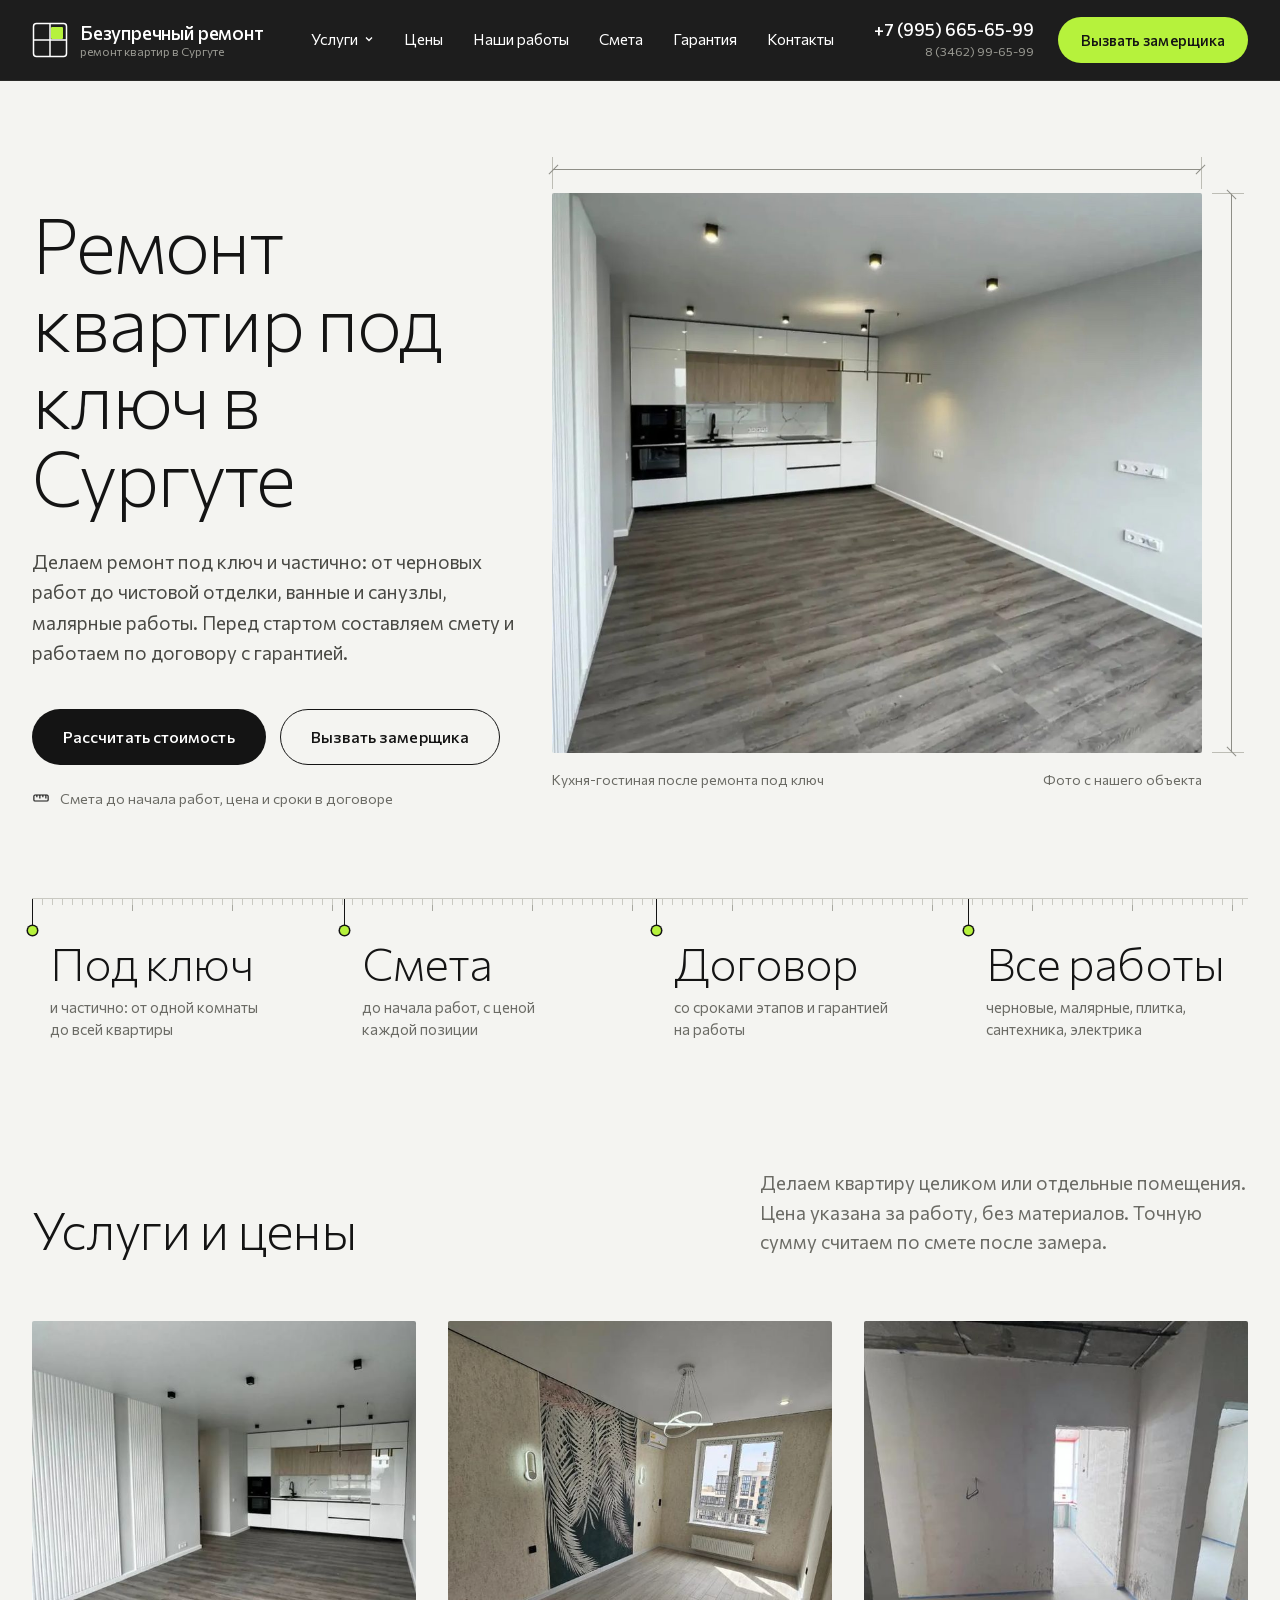
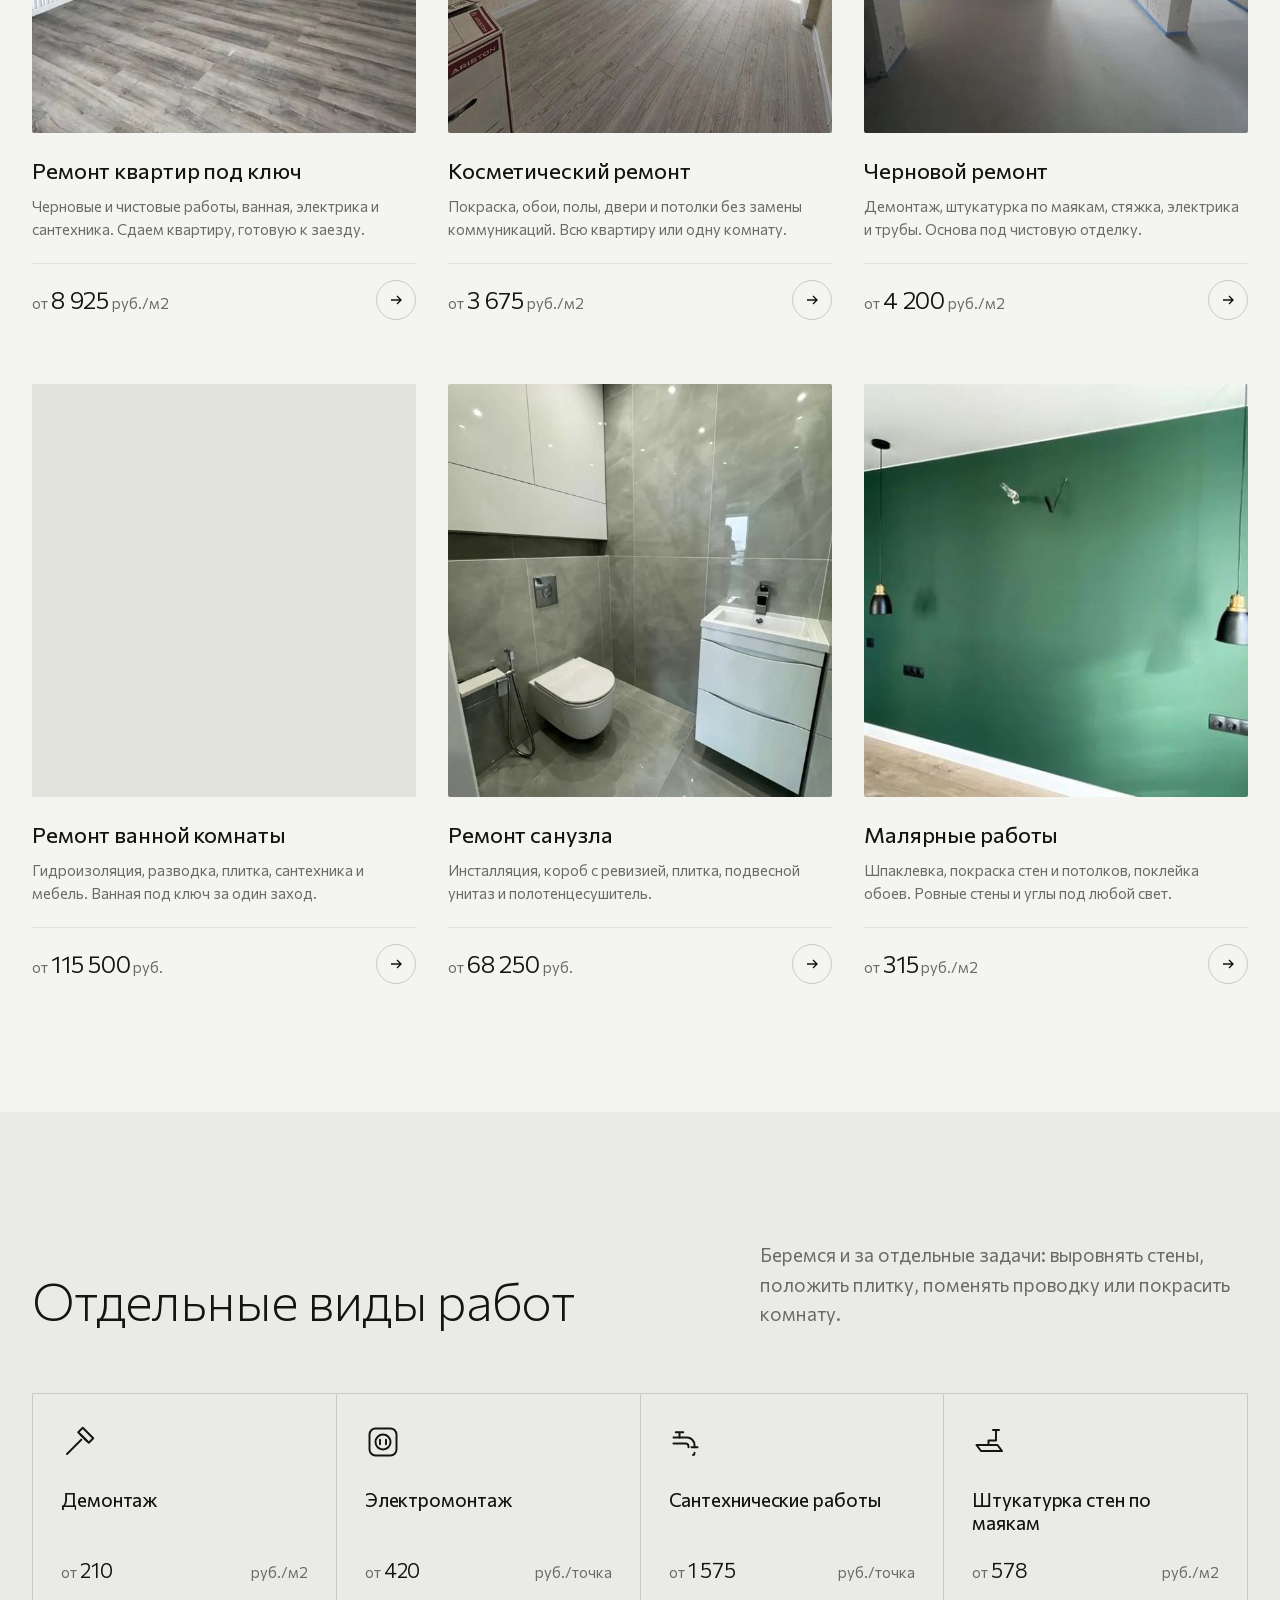
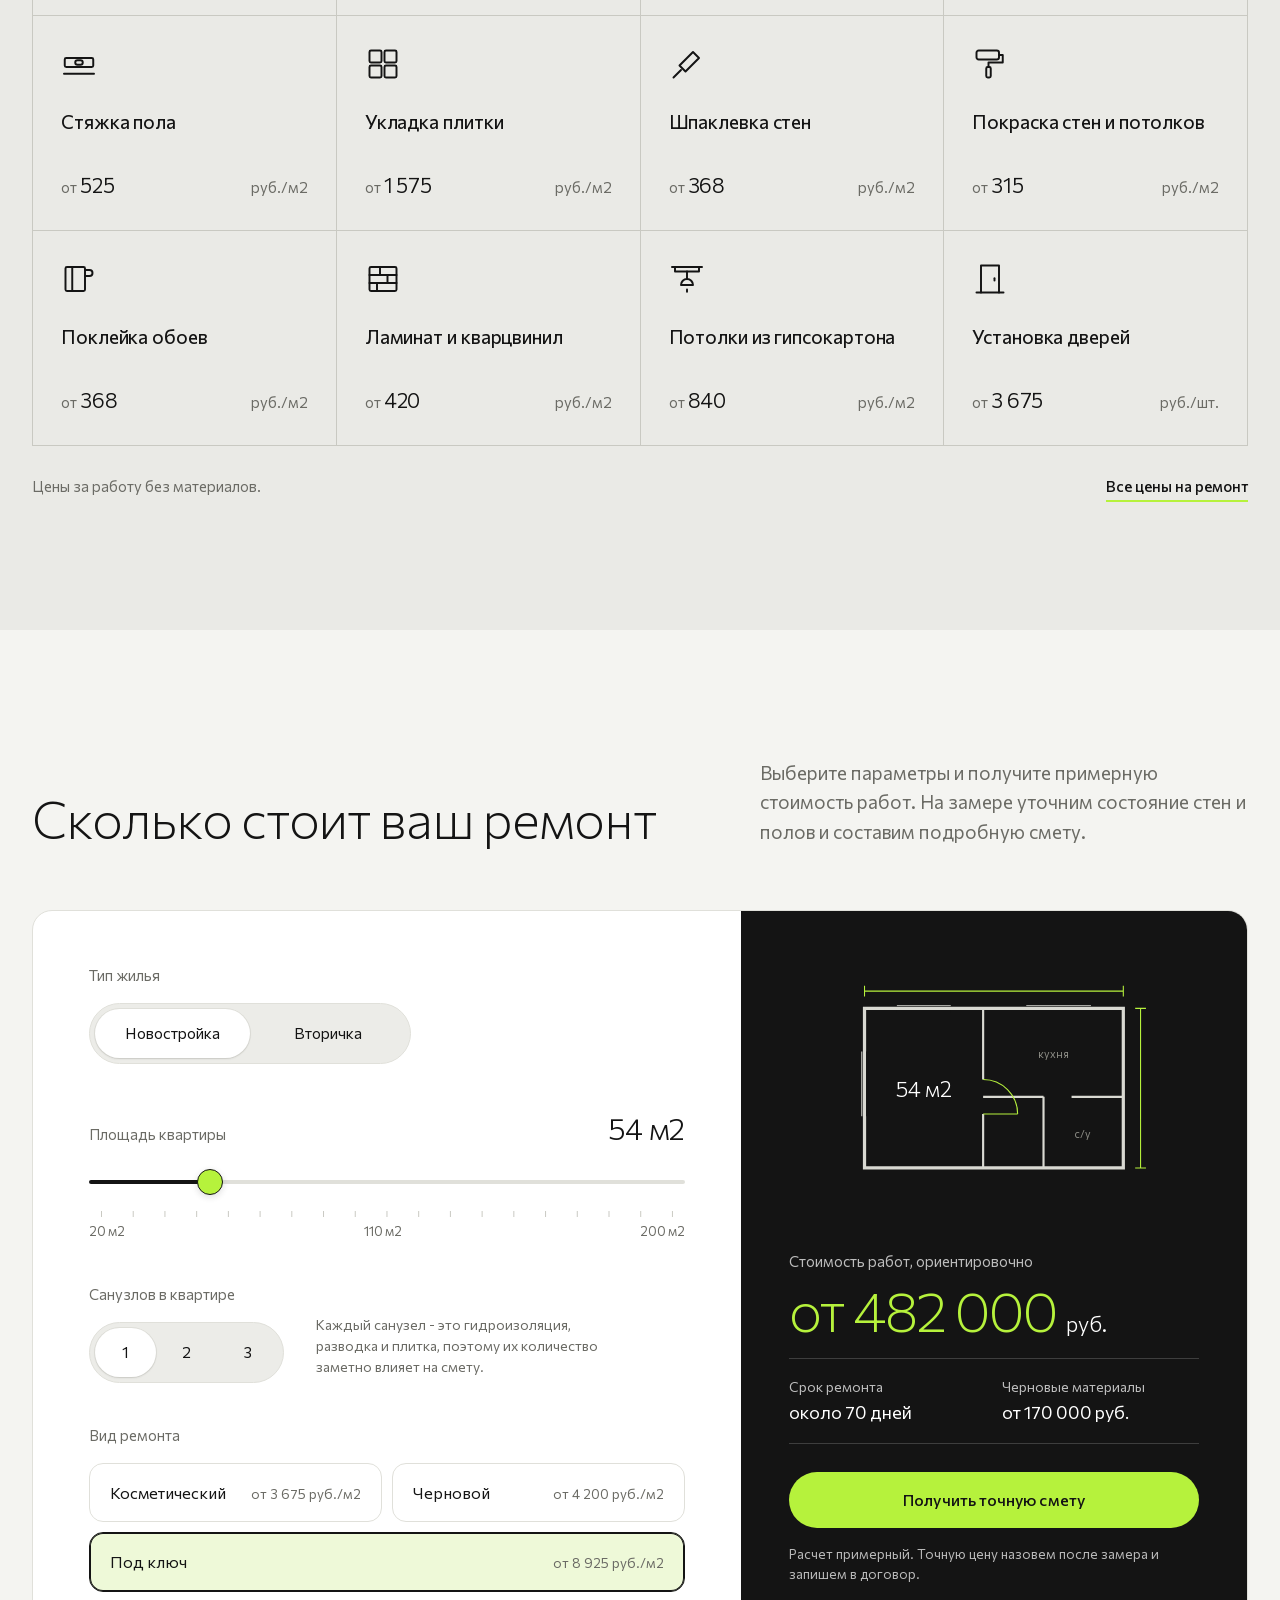
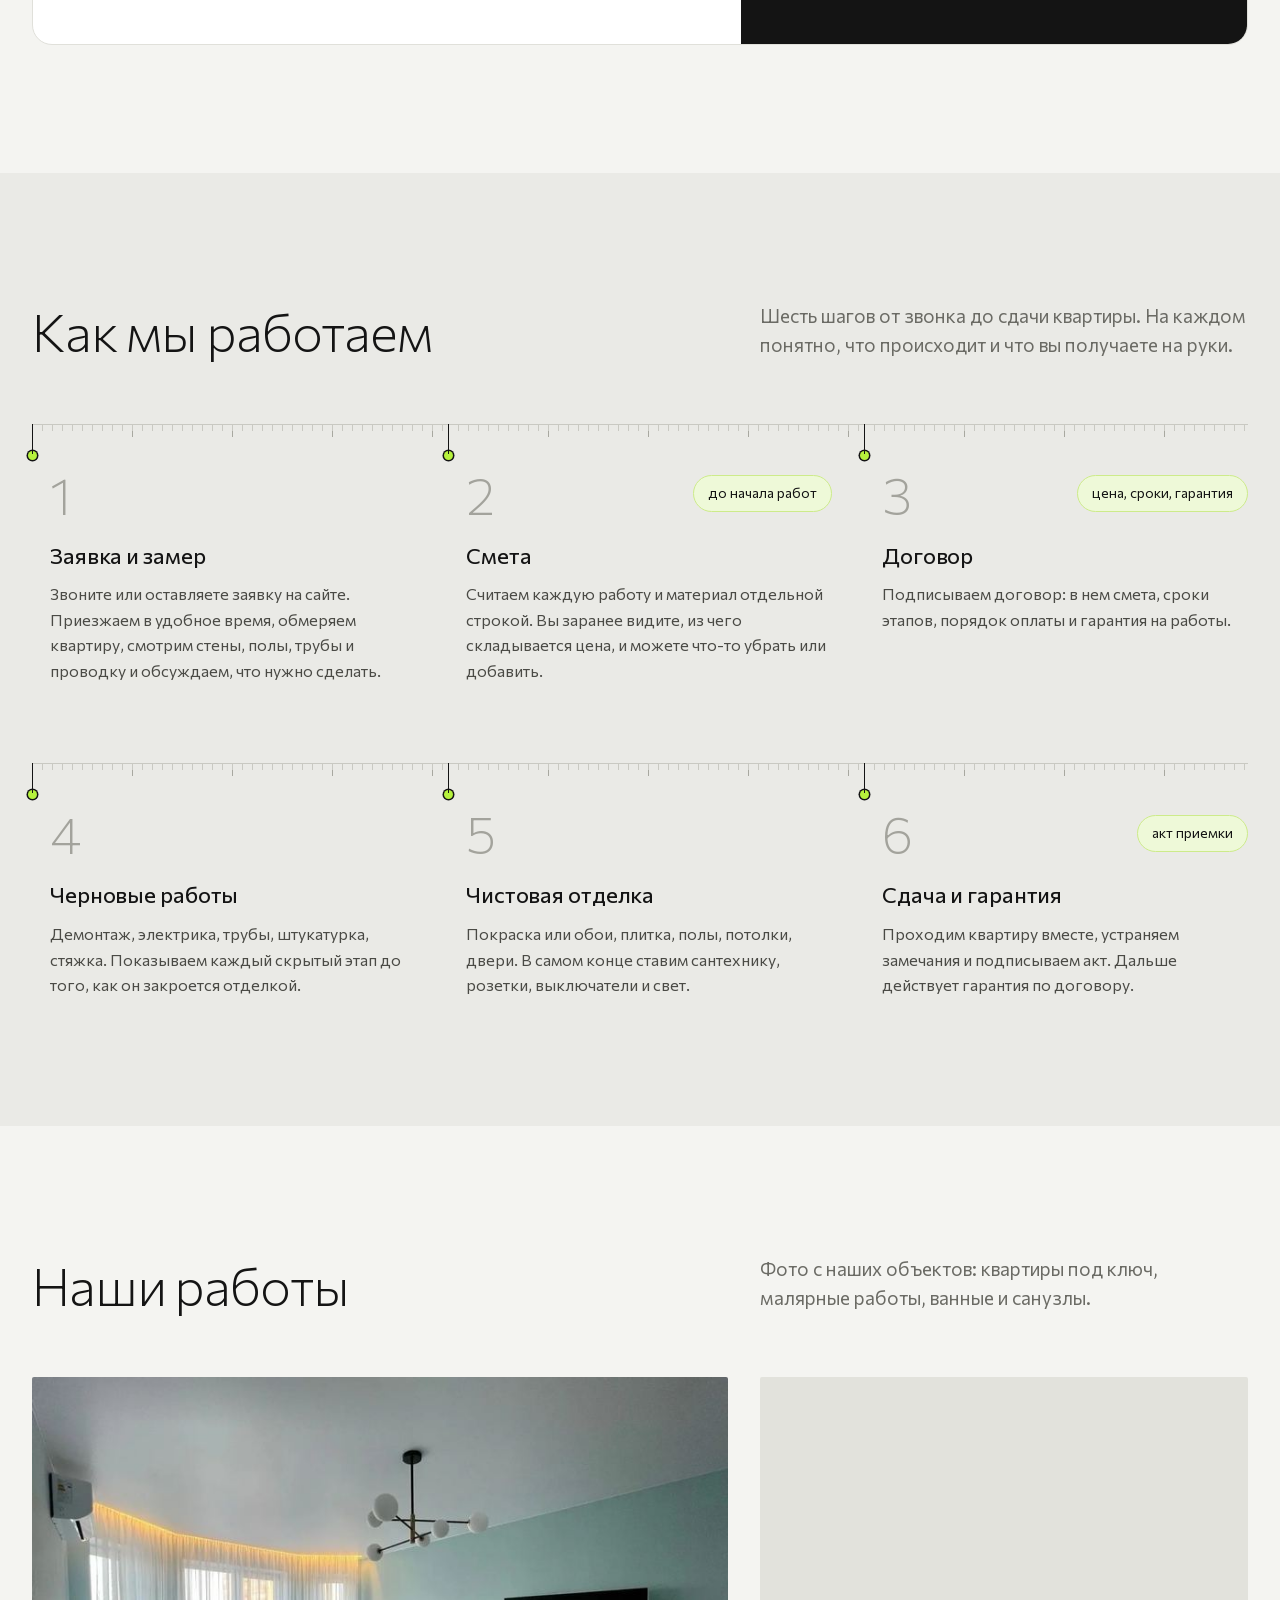
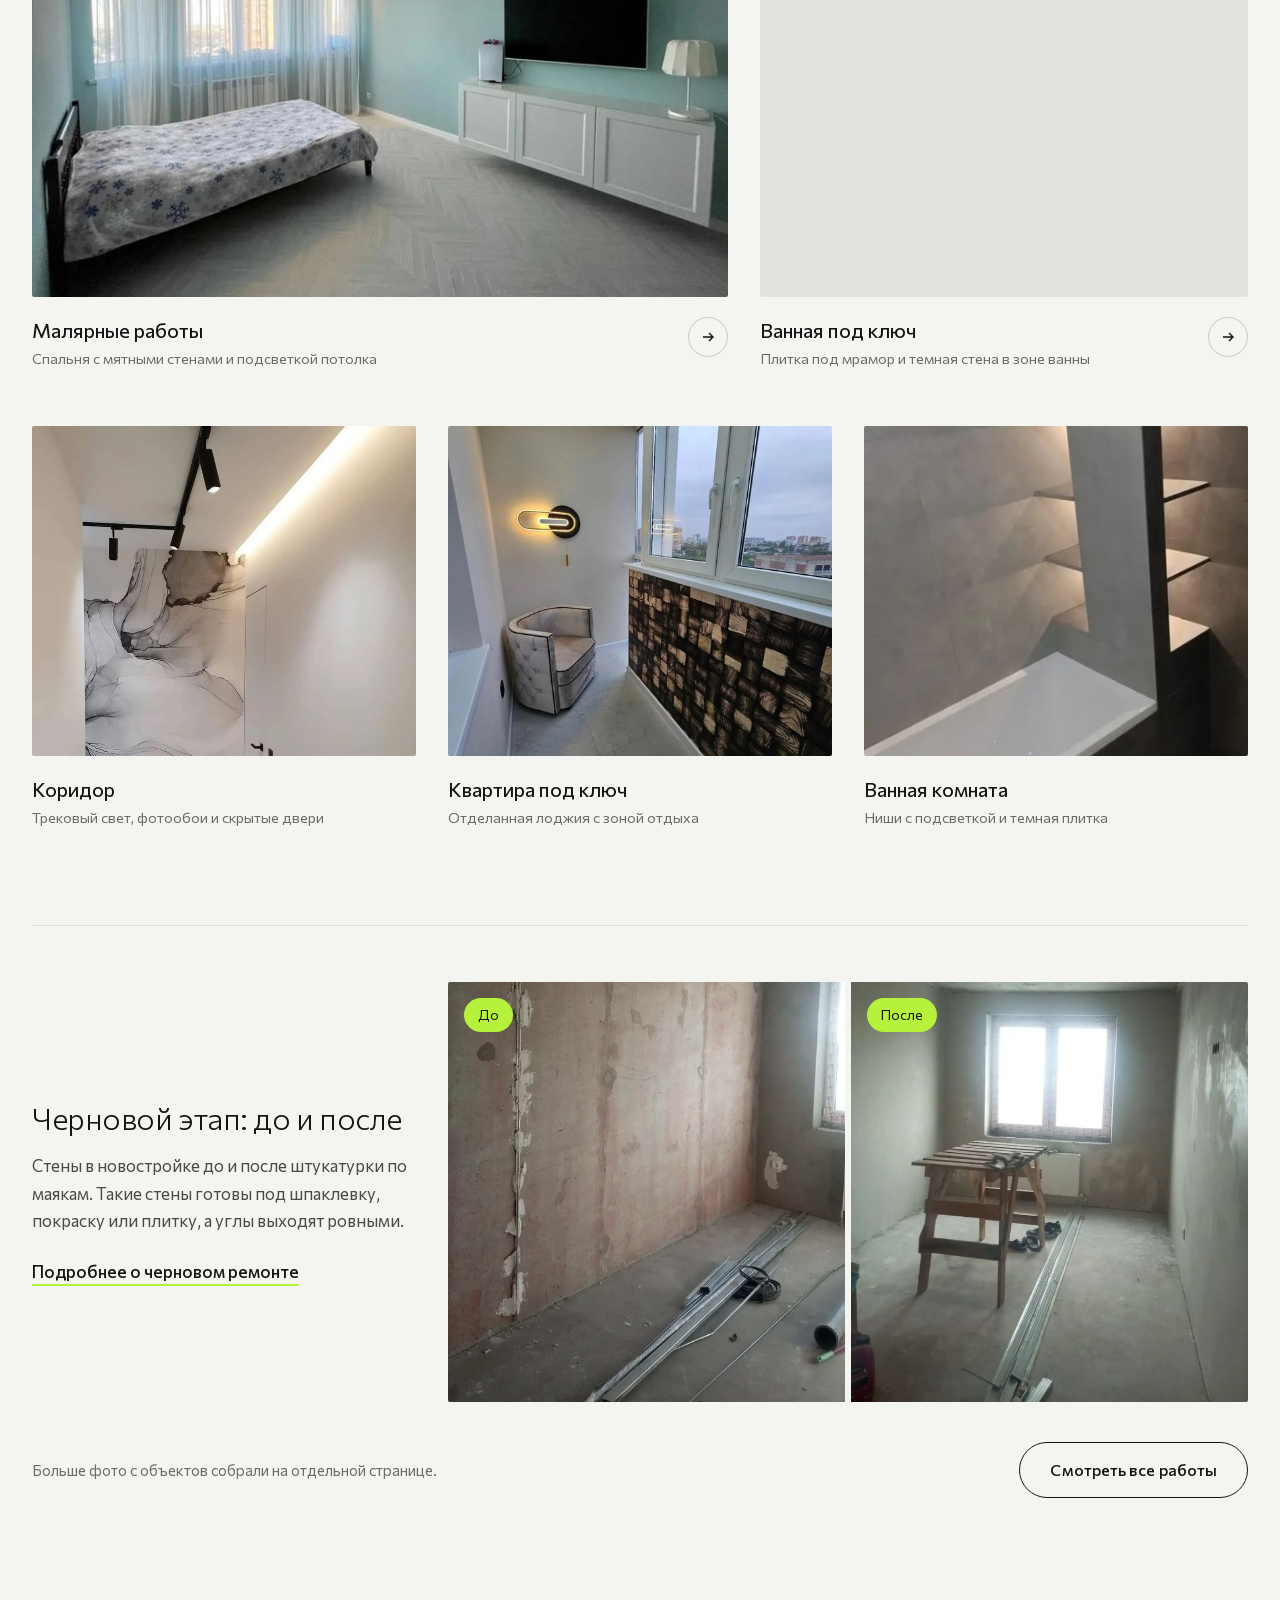
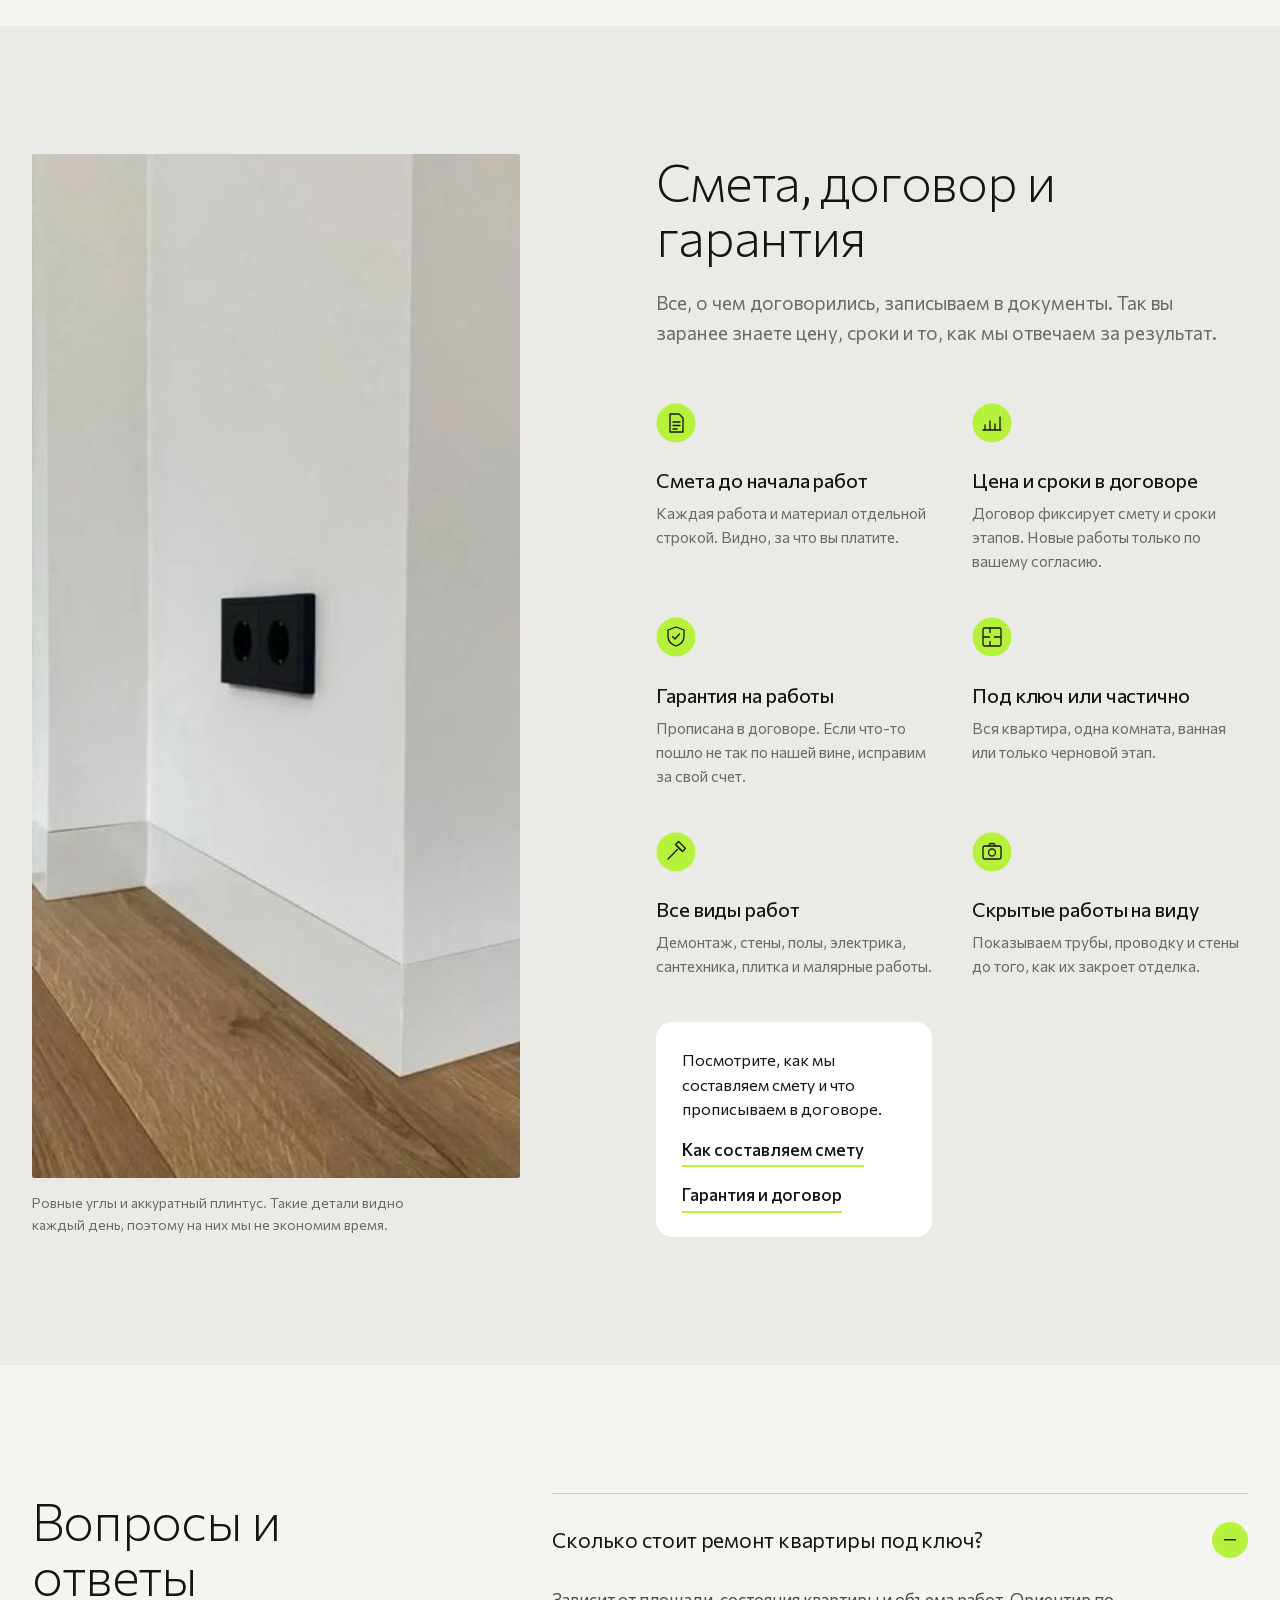
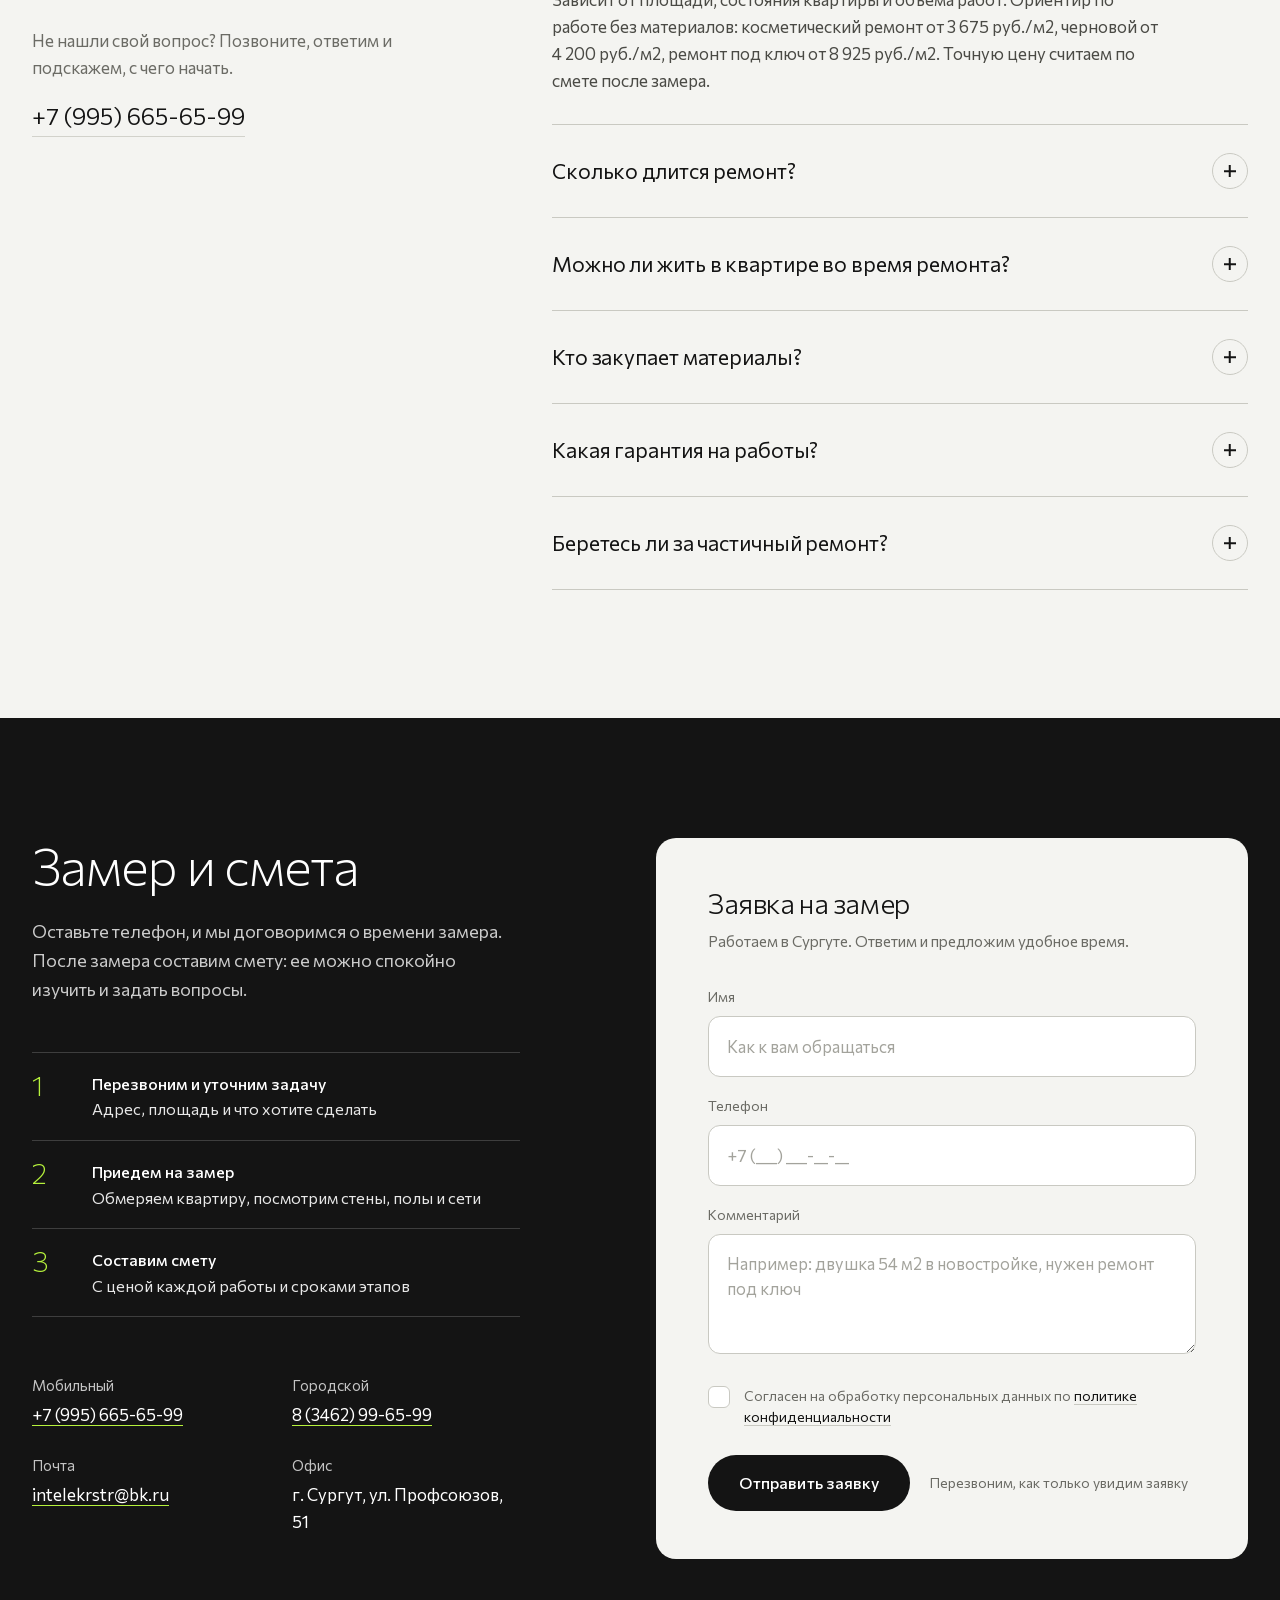
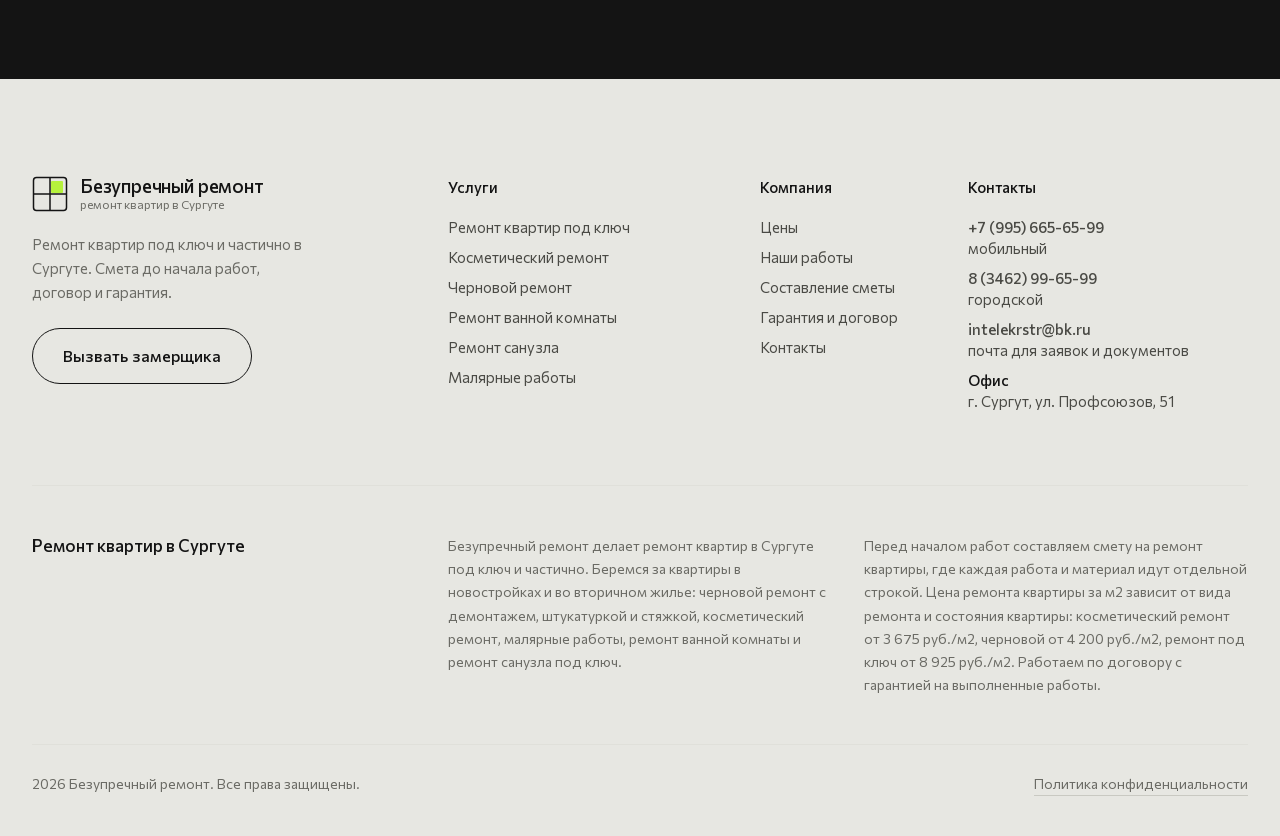
<file: index.html>
<!doctype html>
<html lang="ru">
<head>
<meta charset="utf-8">
<meta name="viewport" content="width=device-width, initial-scale=1">
<meta name="robots" content="noindex, nofollow">
<title>Ремонт квартир в Сургуте под ключ - Безупречный ремонт</title>
<meta name="description" content="Ремонт квартир под ключ и частично в Сургуте: черновой и косметический ремонт, ремонт ванной и санузла, малярные работы. Смета до начала работ, договор и гарантия. Цены от 3 675 руб./м2.">
<meta property="og:type" content="website">
<meta property="og:title" content="Ремонт квартир в Сургуте под ключ - Безупречный ремонт">
<meta property="og:description" content="Ремонт квартир под ключ и частично в Сургуте: черновой и косметический ремонт, ремонт ванной и санузла, малярные работы. Смета до начала работ, договор и гарантия. Цены от 3 675 руб./м2.">
<meta property="og:locale" content="ru_RU">
<meta name="theme-color" content="#141414">
<link rel="icon" href="favicon.svg" type="image/svg+xml">
<link rel="preload" href="fonts/commissioner-cyrillic.woff2" as="font" type="font/woff2" crossorigin>
<link rel="stylesheet" href="css/style.css">
<script type="application/ld+json">{"@context":"https://schema.org","@type":"HomeAndConstructionBusiness","name":"Безупречный ремонт","description":"Ремонт квартир под ключ и частично в Сургуте: черновой и косметический ремонт, ремонт ванной и санузла, малярные работы.","telephone":["+79956656599","+73462996599"],"email":"intelekrstr@bk.ru","areaServed":"Сургут","address":{"@type":"PostalAddress","streetAddress":"ул. Профсоюзов, 51","addressLocality":"Сургут","addressCountry":"RU"},"priceRange":"от 315 руб./м2"}</script>
<script type="application/ld+json">{"@context":"https://schema.org","@type":"FAQPage","mainEntity":[{"@type":"Question","name":"Сколько стоит ремонт квартиры под ключ?","acceptedAnswer":{"@type":"Answer","text":"Зависит от площади, состояния квартиры и объема работ. Ориентир по работе без материалов: косметический ремонт от 3 675 руб./м2, черновой от 4 200 руб./м2, ремонт под ключ от 8 925 руб./м2. Точную цену считаем по смете после замера."}},{"@type":"Question","name":"Сколько длится ремонт?","acceptedAnswer":{"@type":"Answer","text":"Косметический ремонт комнаты занимает около недели, однокомнатной квартиры 2-4 недели. Ремонт под ключ однокомнатной квартиры обычно идет 1,5-2 месяца, двухкомнатной 2-3 месяца. Сроки этапов записываем в договор."}},{"@type":"Question","name":"Можно ли жить в квартире во время ремонта?","acceptedAnswer":{"@type":"Answer","text":"При косметическом ремонте можно: работаем по комнатам и укрываем мебель. При ремонте под ключ лучше переехать на время черновых работ, потому что будут демонтаж, пыль и дни без воды и света."}},{"@type":"Question","name":"Кто закупает материалы?","acceptedAnswer":{"@type":"Answer","text":"Как вам удобнее. Черновые материалы можем закупить и привезти сами по смете. Чистовые, то есть плитку, ламинат, обои и сантехнику, выбираете вы, а мы подскажем по количеству и совместимости."}},{"@type":"Question","name":"Какая гарантия на работы?","acceptedAnswer":{"@type":"Answer","text":"Гарантию на выполненные работы прописываем в договоре. Если в гарантийный срок что-то пошло не так по нашей вине, приезжаем и исправляем за свой счет."}},{"@type":"Question","name":"Беретесь ли за частичный ремонт?","acceptedAnswer":{"@type":"Answer","text":"Да. Отремонтируем одну комнату, ванную или санузел, выровняем и покрасим стены, сделаем только черновой этап. Смету считаем так же подробно, как для ремонта под ключ."}}]}</script>
</head>
<body>

<header class="top" id="top">
  <div class="wrap">
    <div class="top-in">
      <a class="logo" href="./" aria-label="Безупречный ремонт, на главную">
        <svg width="36" height="36" viewBox="0 0 36 36" fill="none" aria-hidden="true"><rect x="1.5" y="1.5" width="33" height="33" rx="3" stroke="#FFFFFF" stroke-width="1.5"/><rect x="19" y="5" width="12" height="12" rx="1" fill="#B6F23C"/><path d="M18 1.5v33M1.5 18h33" stroke="#FFFFFF" stroke-width="1.5"/></svg>
        <span class="logo-txt">Безупречный ремонт<small>ремонт квартир в Сургуте</small></span>
      </a>
      <nav class="nav" aria-label="Основное меню">
        <div class="dd">
          <a href="./#uslugi" aria-haspopup="true">Услуги <svg width="10" height="10" viewBox="0 0 10 10" fill="none" aria-hidden="true"><path d="M2 3.5l3 3 3-3" stroke="#FFFFFF" stroke-width="1.3"/></svg></a>
          <div class="dd-menu"><ul>
            <li><a href="remont-kvartir-pod-klyuch.html">Ремонт квартир под ключ<small>от 8 925 руб./м2</small></a></li>
            <li><a href="kosmeticheskiy-remont.html">Косметический ремонт<small>от 3 675 руб./м2</small></a></li>
            <li><a href="chernovoy-remont.html">Черновой ремонт<small>от 4 200 руб./м2</small></a></li>
            <li><a href="remont-vannoy-komnaty.html">Ремонт ванной комнаты<small>от 115 500 руб.</small></a></li>
            <li><a href="remont-sanuzla.html">Ремонт санузла<small>от 68 250 руб.</small></a></li>
            <li><a href="malyarnye-raboty.html">Малярные работы<small>от 315 руб./м2</small></a></li>
          </ul></div>
        </div>
        <a href="ceny.html">Цены</a>
        <a href="portfolio.html">Наши работы</a>
        <a href="smeta-na-remont.html">Смета</a>
        <a href="garantiya.html">Гарантия</a>
        <a href="kontakty.html">Контакты</a>
      </nav>
      <div class="top-contact">
        <div class="phone"><a href="tel:+79956656599">+7 (995) 665-65-99</a><span>8 (3462) 99-65-99</span></div>
        <a class="btn btn-primary" href="#zayavka">Вызвать замерщика</a>
        <a class="call-ico" href="tel:+79956656599" aria-label="Позвонить">
          <svg width="20" height="20" viewBox="0 0 24 24" fill="none" aria-hidden="true"><path d="M5 4h4l2 5-2.5 1.5a11 11 0 005 5L15 13l5 2v4a2 2 0 01-2 2A16 16 0 013 6a2 2 0 012-2z" stroke="#141414" stroke-width="1.6" stroke-linejoin="round"/></svg>
        </a>
        <button class="burger" type="button" aria-label="Открыть меню" aria-expanded="false"><i></i><i></i></button>
      </div>
    </div>
    <nav class="mnav" aria-label="Мобильное меню">
      <div class="mnav-group">Услуги</div>
      <a class="sub" href="remont-kvartir-pod-klyuch.html">Ремонт квартир под ключ</a>
      <a class="sub" href="kosmeticheskiy-remont.html">Косметический ремонт</a>
      <a class="sub" href="chernovoy-remont.html">Черновой ремонт</a>
      <a class="sub" href="remont-vannoy-komnaty.html">Ремонт ванной комнаты</a>
      <a class="sub" href="remont-sanuzla.html">Ремонт санузла</a>
      <a class="sub" href="malyarnye-raboty.html">Малярные работы</a>
      <div class="mnav-group">Компания</div>
      <a class="sub" href="ceny.html">Цены</a>
      <a class="sub" href="portfolio.html">Наши работы</a>
      <a class="sub" href="smeta-na-remont.html">Смета</a>
      <a class="sub" href="garantiya.html">Гарантия</a>
      <a class="sub" href="kontakty.html">Контакты</a>
      <a class="m-phone" href="tel:+79956656599">+7 (995) 665-65-99</a>
      <a class="btn btn-primary" href="#zayavka">Вызвать замерщика</a>
    </nav>
  </div>
</header>

<main>
<section class="hero">
  <div class="wrap">
    <div class="hero-grid">
      <div class="hero-text">
        <h1 class="h1">Ремонт квартир под ключ в Сургуте</h1>
        <p class="hero-sub">Делаем ремонт под ключ и частично: от черновых работ до чистовой отделки, ванные и санузлы, малярные работы. Перед стартом составляем смету и работаем по договору с гарантией.</p>
        <div class="actions">
          <a class="btn btn-primary" href="#kalkulyator">Рассчитать стоимость</a>
          <a class="btn btn-line" href="#zayavka">Вызвать замерщика</a>
        </div>
        <p class="hero-note">
          <svg width="18" height="18" viewBox="0 0 24 24" fill="none" aria-hidden="true"><rect x="2.5" y="8" width="19" height="8" rx="1.5" stroke="#141414" stroke-width="1.5"/><path d="M6.5 8v3M10.5 8v4.5M14.5 8v3M18.5 8v4.5" stroke="#141414" stroke-width="1.5"/></svg>
          Смета до начала работ, цена и сроки в договоре
        </p>
      </div>
      <figure class="hero-fig">
        <div class="frame">
          <div class="dim dim-x" aria-hidden="true"><i></i></div>
          <div class="dim dim-y" aria-hidden="true"><i></i></div>
          <img src="img/works/kv-kuhnya-gostinaya-2.jpg" srcset="img/works/kv-kuhnya-gostinaya-2-m.jpg 577w, img/works/kv-kuhnya-gostinaya-2.jpg 1215w" sizes="(max-width: 1100px) 100vw, 55vw" alt="Светлая кухня-гостиная после ремонта под ключ" width="1215" height="1600" fetchpriority="high" decoding="async">
        </div>
        <figcaption><span>Кухня-гостиная после ремонта под ключ</span><span>Фото с нашего объекта</span></figcaption>
      </figure>
    </div>
    <div class="ruler">
      <div class="facts">
        <div class="fact"><b>Под ключ</b><span>и частично: от одной комнаты до всей квартиры</span></div>
        <div class="fact"><b>Смета</b><span>до начала работ, с ценой каждой позиции</span></div>
        <div class="fact"><b>Договор</b><span>со сроками этапов и гарантией на работы</span></div>
        <div class="fact"><b>Все работы</b><span>черновые, малярные, плитка, сантехника, электрика</span></div>
      </div>
    </div>
  </div>
</section>

<section class="section" id="uslugi">
  <div class="wrap">
    <header class="sec-head">
      <h2 class="h2">Услуги и цены</h2>
      <p class="lead">Делаем квартиру целиком или отдельные помещения. Цена указана за работу, без материалов. Точную сумму считаем по смете после замера.</p>
    </header>
    <div class="types-main">
      <a class="tcard" href="remont-kvartir-pod-klyuch.html">
        <div class="ph"><img src="img/works/kv-kuhnya-gostinaya.jpg" srcset="img/works/kv-kuhnya-gostinaya-m.jpg 584w, img/works/kv-kuhnya-gostinaya.jpg 1229w" sizes="(max-width: 760px) 120px, 33vw" alt="Кухня-гостиная с белой кухней и полом под дерево" width="1229" height="1600" loading="lazy" decoding="async"></div>
        <h3 class="h3">Ремонт квартир под ключ</h3>
        <p>Черновые и чистовые работы, ванная, электрика и сантехника. Сдаем квартиру, готовую к заезду.</p>
        <div class="price-row"><span class="price">от <b>8 925</b> руб./м2</span><span class="go"><svg width="16" height="16" viewBox="0 0 16 16" fill="none" aria-hidden="true"><path d="M3 8h10M9 4l4 4-4 4" stroke="#141414" stroke-width="1.4"/></svg></span></div>
      </a>
      <a class="tcard" href="kosmeticheskiy-remont.html">
        <div class="ph"><img src="img/works/kv-komnata-fotooboi.jpg" srcset="img/works/kv-komnata-fotooboi-m.jpg 570w, img/works/kv-komnata-fotooboi.jpg 1200w" sizes="(max-width: 760px) 120px, 33vw" alt="Комната с фотообоями, ламинатом и люстрой" width="1200" height="1600" loading="lazy" decoding="async"></div>
        <h3 class="h3">Косметический ремонт</h3>
        <p>Покраска, обои, полы, двери и потолки без замены коммуникаций. Всю квартиру или одну комнату.</p>
        <div class="price-row"><span class="price">от <b>3 675</b> руб./м2</span><span class="go"><svg width="16" height="16" viewBox="0 0 16 16" fill="none" aria-hidden="true"><path d="M3 8h10M9 4l4 4-4 4" stroke="#141414" stroke-width="1.4"/></svg></span></div>
      </a>
      <a class="tcard" href="chernovoy-remont.html">
        <div class="ph"><img src="img/works/kv-chernovoy-etap.jpg" srcset="img/works/kv-chernovoy-etap-m.jpg 760w, img/works/kv-chernovoy-etap.jpg 1280w" sizes="(max-width: 760px) 120px, 33vw" alt="Квартира на этапе черновых работ: стены оштукатурены" width="1280" height="960" loading="lazy" decoding="async"></div>
        <h3 class="h3">Черновой ремонт</h3>
        <p>Демонтаж, штукатурка по маякам, стяжка, электрика и трубы. Основа под чистовую отделку.</p>
        <div class="price-row"><span class="price">от <b>4 200</b> руб./м2</span><span class="go"><svg width="16" height="16" viewBox="0 0 16 16" fill="none" aria-hidden="true"><path d="M3 8h10M9 4l4 4-4 4" stroke="#141414" stroke-width="1.4"/></svg></span></div>
      </a>
      <a class="tcard" href="remont-vannoy-komnaty.html">
        <div class="ph"><img src="img/works/kv-vannaya-mramor.jpg" srcset="img/works/kv-vannaya-mramor-m.jpg 579w, img/works/kv-vannaya-mramor.jpg 1218w" sizes="(max-width: 760px) 120px, 33vw" alt="Ванная с плиткой под мрамор и темной стеной в зоне ванны" width="1218" height="1600" loading="lazy" decoding="async"></div>
        <h3 class="h3">Ремонт ванной комнаты</h3>
        <p>Гидроизоляция, разводка, плитка, сантехника и мебель. Ванная под ключ за один заход.</p>
        <div class="price-row"><span class="price">от <b>115 500</b> руб.</span><span class="go"><svg width="16" height="16" viewBox="0 0 16 16" fill="none" aria-hidden="true"><path d="M3 8h10M9 4l4 4-4 4" stroke="#141414" stroke-width="1.4"/></svg></span></div>
      </a>
      <a class="tcard" href="remont-sanuzla.html">
        <div class="ph"><img src="img/works/kv-sanuzel-podvesnoy.jpg" srcset="img/works/kv-sanuzel-podvesnoy-m.jpg 577w, img/works/kv-sanuzel-podvesnoy.jpg 1215w" sizes="(max-width: 760px) 120px, 33vw" alt="Санузел с подвесным унитазом и тумбой с раковиной" width="1215" height="1600" loading="lazy" decoding="async"></div>
        <h3 class="h3">Ремонт санузла</h3>
        <p>Инсталляция, короб с ревизией, плитка, подвесной унитаз и полотенцесушитель.</p>
        <div class="price-row"><span class="price">от <b>68 250</b> руб.</span><span class="go"><svg width="16" height="16" viewBox="0 0 16 16" fill="none" aria-hidden="true"><path d="M3 8h10M9 4l4 4-4 4" stroke="#141414" stroke-width="1.4"/></svg></span></div>
      </a>
      <a class="tcard" href="malyarnye-raboty.html">
        <div class="ph"><img src="img/works/malyar-zelenaya-stena.jpg" srcset="img/works/malyar-zelenaya-stena-m.jpg 760w, img/works/malyar-zelenaya-stena.jpg 1280w" sizes="(max-width: 760px) 120px, 33vw" alt="Акцентная зеленая стена после покраски" width="1280" height="720" loading="lazy" decoding="async"></div>
        <h3 class="h3">Малярные работы</h3>
        <p>Шпаклевка, покраска стен и потолков, поклейка обоев. Ровные стены и углы под любой свет.</p>
        <div class="price-row"><span class="price">от <b>315</b> руб./м2</span><span class="go"><svg width="16" height="16" viewBox="0 0 16 16" fill="none" aria-hidden="true"><path d="M3 8h10M9 4l4 4-4 4" stroke="#141414" stroke-width="1.4"/></svg></span></div>
      </a>
    </div>
  </div>
</section>

<section class="section section-mist" id="raboty">
  <div class="wrap">
    <header class="sec-head">
      <h2 class="h2">Отдельные виды работ</h2>
      <p class="lead">Беремся и за отдельные задачи: выровнять стены, положить плитку, поменять проводку или покрасить комнату.</p>
    </header>
    <div class="works">
      <a class="work" href="chernovoy-remont.html">
        <svg width="36" height="36" viewBox="0 0 24 24" fill="none" stroke="#141414" stroke-width="1.3" stroke-linecap="round" stroke-linejoin="round" aria-hidden="true"><path d="M4 20l9.5-9.5"/><path d="M11.5 5.5l3-3 7 7-3 3z"/><path d="M13 7l4 4"/></svg>
        <h3 class="h3">Демонтаж</h3>
        <div class="price"><span>от <b>210</b></span><span>руб./м2</span></div>
      </a>
      <a class="work" href="chernovoy-remont.html">
        <svg width="36" height="36" viewBox="0 0 24 24" fill="none" stroke="#141414" stroke-width="1.3" stroke-linecap="round" stroke-linejoin="round" aria-hidden="true"><rect x="3" y="3" width="18" height="18" rx="4"/><circle cx="12" cy="12" r="5"/><path d="M10 10.5v3M14 10.5v3"/></svg>
        <h3 class="h3">Электромонтаж</h3>
        <div class="price"><span>от <b>420</b></span><span>руб./точка</span></div>
      </a>
      <a class="work" href="remont-sanuzla.html">
        <svg width="36" height="36" viewBox="0 0 24 24" fill="none" stroke="#141414" stroke-width="1.3" stroke-linecap="round" stroke-linejoin="round" aria-hidden="true"><path d="M3 9h9a5 5 0 015 5v1.5"/><path d="M3 13h8a2 2 0 012 2v.5"/><path d="M7 9V5.5M4.5 5.5h5"/><path d="M15 15.5h4"/><path d="M17 19.2c0 .9-.5 1.5-1 1.5"/></svg>
        <h3 class="h3">Сантехнические работы</h3>
        <div class="price"><span>от <b>1 575</b></span><span>руб./точка</span></div>
      </a>
      <a class="work" href="chernovoy-remont.html">
        <svg width="36" height="36" viewBox="0 0 24 24" fill="none" stroke="#141414" stroke-width="1.3" stroke-linecap="round" stroke-linejoin="round" aria-hidden="true"><path d="M3 14h14l3 4H6z"/><path d="M11 14v-3h5V4"/><path d="M14 4h4"/></svg>
        <h3 class="h3">Штукатурка стен по маякам</h3>
        <div class="price"><span>от <b>578</b></span><span>руб./м2</span></div>
      </a>
      <a class="work" href="chernovoy-remont.html">
        <svg width="36" height="36" viewBox="0 0 24 24" fill="none" stroke="#141414" stroke-width="1.3" stroke-linecap="round" stroke-linejoin="round" aria-hidden="true"><rect x="2.5" y="8" width="19" height="6" rx="1"/><rect x="9.5" y="9.5" width="5" height="3" rx="1.5"/><path d="M2 18.5h20"/></svg>
        <h3 class="h3">Стяжка пола</h3>
        <div class="price"><span>от <b>525</b></span><span>руб./м2</span></div>
      </a>
      <a class="work" href="remont-vannoy-komnaty.html">
        <svg width="36" height="36" viewBox="0 0 24 24" fill="none" stroke="#141414" stroke-width="1.3" stroke-linecap="round" stroke-linejoin="round" aria-hidden="true"><rect x="3" y="3" width="8" height="8" rx="1"/><rect x="13" y="3" width="8" height="8" rx="1"/><rect x="3" y="13" width="8" height="8" rx="1"/><rect x="13" y="13" width="8" height="8" rx="1"/></svg>
        <h3 class="h3">Укладка плитки</h3>
        <div class="price"><span>от <b>1 575</b></span><span>руб./м2</span></div>
      </a>
      <a class="work" href="malyarnye-raboty.html">
        <svg width="36" height="36" viewBox="0 0 24 24" fill="none" stroke="#141414" stroke-width="1.3" stroke-linecap="round" stroke-linejoin="round" aria-hidden="true"><path d="M3 21l5-5"/><path d="M7 13l4 4 9-9-4-4z"/></svg>
        <h3 class="h3">Шпаклевка стен</h3>
        <div class="price"><span>от <b>368</b></span><span>руб./м2</span></div>
      </a>
      <a class="work" href="malyarnye-raboty.html">
        <svg width="36" height="36" viewBox="0 0 24 24" fill="none" stroke="#141414" stroke-width="1.3" stroke-linecap="round" stroke-linejoin="round" aria-hidden="true"><rect x="3" y="3" width="15" height="6" rx="1.5"/><path d="M18 6h2.5v5H11v3"/><rect x="9.5" y="14" width="3" height="7" rx="1"/></svg>
        <h3 class="h3">Покраска стен и потолков</h3>
        <div class="price"><span>от <b>315</b></span><span>руб./м2</span></div>
      </a>
      <a class="work" href="malyarnye-raboty.html">
        <svg width="36" height="36" viewBox="0 0 24 24" fill="none" stroke="#141414" stroke-width="1.3" stroke-linecap="round" stroke-linejoin="round" aria-hidden="true"><rect x="3" y="4" width="13" height="16" rx="1"/><path d="M16 6h3a2 2 0 012 2v0a2 2 0 01-2 2h-3"/><path d="M7.5 4v16"/></svg>
        <h3 class="h3">Поклейка обоев</h3>
        <div class="price"><span>от <b>368</b></span><span>руб./м2</span></div>
      </a>
      <a class="work" href="kosmeticheskiy-remont.html">
        <svg width="36" height="36" viewBox="0 0 24 24" fill="none" stroke="#141414" stroke-width="1.3" stroke-linecap="round" stroke-linejoin="round" aria-hidden="true"><rect x="3" y="4" width="18" height="16" rx="1"/><path d="M3 9.3h18M3 14.6h18"/><path d="M10 4v5.3M15 9.3v5.3M8 14.6V20"/></svg>
        <h3 class="h3">Ламинат и кварцвинил</h3>
        <div class="price"><span>от <b>420</b></span><span>руб./м2</span></div>
      </a>
      <a class="work" href="remont-kvartir-pod-klyuch.html">
        <svg width="36" height="36" viewBox="0 0 24 24" fill="none" stroke="#141414" stroke-width="1.3" stroke-linecap="round" stroke-linejoin="round" aria-hidden="true"><path d="M2 4h20"/><path d="M4 4v3h16V4"/><path d="M12 7v5"/><path d="M8 16a4 4 0 018 0z"/><path d="M12 19v1.5"/></svg>
        <h3 class="h3">Потолки из гипсокартона</h3>
        <div class="price"><span>от <b>840</b></span><span>руб./м2</span></div>
      </a>
      <a class="work" href="kosmeticheskiy-remont.html">
        <svg width="36" height="36" viewBox="0 0 24 24" fill="none" stroke="#141414" stroke-width="1.3" stroke-linecap="round" stroke-linejoin="round" aria-hidden="true"><path d="M6 21V3h12v18"/><path d="M3 21h18"/><path d="M15 11.5v1.5"/></svg>
        <h3 class="h3">Установка дверей</h3>
        <div class="price"><span>от <b>3 675</b></span><span>руб./шт.</span></div>
      </a>
    </div>
    <div class="works-foot">
      <span>Цены за работу без материалов.</span>
      <a class="link" href="ceny.html">Все цены на ремонт</a>
    </div>
  </div>
</section>

<section class="section" id="kalkulyator">
  <div class="wrap">
    <header class="sec-head">
      <h2 class="h2">Сколько стоит ваш ремонт</h2>
      <p class="lead">Выберите параметры и получите примерную стоимость работ. На замере уточним состояние стен и полов и составим подробную смету.</p>
    </header>
    <form class="calc" id="calc" data-price='{"kosm":3675,"chern":4200,"klyuch":8925}' onsubmit="return false">
      <div class="calc-in">
        <div class="field">
          <div class="field-t"><span>Тип жилья</span></div>
          <div class="seg" role="radiogroup" aria-label="Тип жилья">
            <label><input type="radio" name="dom" value="new" checked><span>Новостройка</span></label>
            <label><input type="radio" name="dom" value="old"><span>Вторичка</span></label>
          </div>
        </div>
        <div class="field">
          <div class="field-t"><label for="area">Площадь квартиры</label><output id="areaOut" for="area">54 м2</output></div>
          <input class="range" id="area" type="range" min="20" max="200" step="1" value="54" style="--p:18.9%">
          <div class="scale"><span>20 м2</span><span>110 м2</span><span>200 м2</span></div>
        </div>
        <div class="field field-row">
          <div>
            <div class="field-t"><span>Санузлов в квартире</span></div>
            <div class="seg seg-3" role="radiogroup" aria-label="Санузлов в квартире">
              <label><input type="radio" name="wc" value="1" checked><span>1</span></label>
              <label><input type="radio" name="wc" value="2"><span>2</span></label>
              <label><input type="radio" name="wc" value="3"><span>3</span></label>
            </div>
          </div>
          <p class="field-hint">Каждый санузел - это гидроизоляция, разводка и плитка, поэтому их количество заметно влияет на смету.</p>
        </div>
        <div class="field">
          <div class="field-t"><span>Вид ремонта</span></div>
          <div class="pills" role="radiogroup" aria-label="Вид ремонта">
            <label><input type="radio" name="vid" value="kosm"><span>Косметический <small>от 3 675 руб./м2</small></span></label>
            <label><input type="radio" name="vid" value="chern"><span>Черновой <small>от 4 200 руб./м2</small></span></label>
            <label><input type="radio" name="vid" value="klyuch" checked><span>Под ключ <small>от 8 925 руб./м2</small></span></label>
          </div>
        </div>
      </div>
      <div class="calc-res">
        <svg class="plan" viewBox="0 0 320 208" fill="none" aria-hidden="true">
          <g id="planG" style="transform:scale(0.842)">
            <path d="M40 30H280V178H40Z" stroke="#D9D9D2" stroke-width="3"/>
            <path d="M150 30V96M150 128V178M150 112H206M232 112H280M206 112V178" stroke="#D9D9D2" stroke-width="2"/>
            <path d="M150 96A32 32 0 01182 128" stroke="#B6F23C" stroke-width="1"/>
            <path d="M150 128H182" stroke="#B6F23C" stroke-width="1"/>
            <path d="M70 27.5H120M70 32.5H120M190 27.5H250M190 32.5H250M37.5 70V130M42.5 70V130" stroke="#141414" stroke-width="2"/>
            <path d="M70 27.5H120M190 27.5H250M37.5 70V130" stroke="#D9D9D2" stroke-width="1"/>
            <path d="M40 14H280M40 9V19M280 9V19" stroke="#B6F23C" stroke-width="1"/>
            <path d="M296 30V178M291 30H301M291 178H301" stroke="#B6F23C" stroke-width="1"/>
            <text id="planArea" x="95" y="112" text-anchor="middle" fill="#FFFFFF" font-family="Commissioner, sans-serif" font-size="20" font-weight="300">54 м2</text>
            <text x="243" y="150" text-anchor="middle" fill="#8E8E87" font-family="Commissioner, sans-serif" font-size="10">с/у</text>
            <text x="215" y="76" text-anchor="middle" fill="#8E8E87" font-family="Commissioner, sans-serif" font-size="10">кухня</text>
          </g>
        </svg>
        <div class="res-l">Стоимость работ, ориентировочно</div>
        <div class="res-sum" aria-live="polite">от <span id="sum">482 000</span> <small>руб.</small></div>
        <div class="res-meta">
          <div>Срок ремонта<b id="days">около 70 дней</b></div>
          <div>Черновые материалы<b id="mat">от 170 000 руб.</b></div>
        </div>
        <a class="btn btn-light" href="#zayavka">Получить точную смету</a>
        <p class="res-note">Расчет примерный. Точную цену назовем после замера и запишем в договор.</p>
      </div>
    </form>
  </div>
</section>

<section class="section section-mist" id="etapy">
  <div class="wrap">
    <header class="sec-head">
      <h2 class="h2">Как мы работаем</h2>
      <p class="lead">Шесть шагов от звонка до сдачи квартиры. На каждом понятно, что происходит и что вы получаете на руки.</p>
    </header>
    <ol class="steps steps-6">
      <li class="step">
        <span class="step-dot" aria-hidden="true"></span>
        <div class="step-top"><span class="step-n">1</span></div>
        <h3 class="h3">Заявка и замер</h3>
        <p>Звоните или оставляете заявку на сайте. Приезжаем в удобное время, обмеряем квартиру, смотрим стены, полы, трубы и проводку и обсуждаем, что нужно сделать.</p>
      </li>
      <li class="step">
        <span class="step-dot" aria-hidden="true"></span>
        <div class="step-top"><span class="step-n">2</span><span class="step-time">до начала работ</span></div>
        <h3 class="h3">Смета</h3>
        <p>Считаем каждую работу и материал отдельной строкой. Вы заранее видите, из чего складывается цена, и можете что-то убрать или добавить.</p>
      </li>
      <li class="step">
        <span class="step-dot" aria-hidden="true"></span>
        <div class="step-top"><span class="step-n">3</span><span class="step-time">цена, сроки, гарантия</span></div>
        <h3 class="h3">Договор</h3>
        <p>Подписываем договор: в нем смета, сроки этапов, порядок оплаты и гарантия на работы.</p>
      </li>
      <li class="step">
        <span class="step-dot" aria-hidden="true"></span>
        <div class="step-top"><span class="step-n">4</span></div>
        <h3 class="h3">Черновые работы</h3>
        <p>Демонтаж, электрика, трубы, штукатурка, стяжка. Показываем каждый скрытый этап до того, как он закроется отделкой.</p>
      </li>
      <li class="step">
        <span class="step-dot" aria-hidden="true"></span>
        <div class="step-top"><span class="step-n">5</span></div>
        <h3 class="h3">Чистовая отделка</h3>
        <p>Покраска или обои, плитка, полы, потолки, двери. В самом конце ставим сантехнику, розетки, выключатели и свет.</p>
      </li>
      <li class="step">
        <span class="step-dot" aria-hidden="true"></span>
        <div class="step-top"><span class="step-n">6</span><span class="step-time">акт приемки</span></div>
        <h3 class="h3">Сдача и гарантия</h3>
        <p>Проходим квартиру вместе, устраняем замечания и подписываем акт. Дальше действует гарантия по договору.</p>
      </li>
    </ol>
  </div>
</section>

<section class="section" id="portfolio">
  <div class="wrap">
    <header class="sec-head">
      <h2 class="h2">Наши работы</h2>
      <p class="lead">Фото с наших объектов: квартиры под ключ, малярные работы, ванные и санузлы.</p>
    </header>
    <div class="pf">
      <a class="pf-item pf-a" href="malyarnye-raboty.html">
        <div class="ph"><img src="img/works/malyar-myatnaya-spalnya.jpg" srcset="img/works/malyar-myatnaya-spalnya-m.jpg 760w, img/works/malyar-myatnaya-spalnya.jpg 1280w" sizes="(max-width: 760px) 100vw, 55vw" alt="Спальня с мятными стенами и подсветкой потолка" width="1280" height="960" loading="lazy" decoding="async"></div>
        <div class="pf-cap"><div><h3>Малярные работы</h3><div class="where">Спальня с мятными стенами и подсветкой потолка</div></div><span class="go"><svg width="16" height="16" viewBox="0 0 16 16" fill="none" aria-hidden="true"><path d="M3 8h10M9 4l4 4-4 4" stroke="#141414" stroke-width="1.4"/></svg></span></div>
      </a>
      <a class="pf-item pf-b" href="remont-vannoy-komnaty.html">
        <div class="ph"><img src="img/works/kv-vannaya-mramor.jpg" srcset="img/works/kv-vannaya-mramor-m.jpg 579w, img/works/kv-vannaya-mramor.jpg 1218w" sizes="(max-width: 760px) 100vw, 55vw" alt="Ванная с плиткой под мрамор и темной стеной в зоне ванны" width="1218" height="1600" loading="lazy" decoding="async"></div>
        <div class="pf-cap"><div><h3>Ванная под ключ</h3><div class="where">Плитка под мрамор и темная стена в зоне ванны</div></div><span class="go"><svg width="16" height="16" viewBox="0 0 16 16" fill="none" aria-hidden="true"><path d="M3 8h10M9 4l4 4-4 4" stroke="#141414" stroke-width="1.4"/></svg></span></div>
      </a>
      <a class="pf-item pf-c" href="malyarnye-raboty.html">
        <div class="ph"><img src="img/works/malyar-koridor-treki.jpg" srcset="img/works/malyar-koridor-treki-m.jpg 760w, img/works/malyar-koridor-treki.jpg 1280w" sizes="(max-width: 760px) 100vw, 33vw" alt="Коридор с трековыми светильниками и фотообоями" width="1280" height="1253" loading="lazy" decoding="async"></div>
        <div class="pf-cap"><div><h3>Коридор</h3><div class="where">Трековый свет, фотообои и скрытые двери</div></div></div>
      </a>
      <a class="pf-item pf-d" href="remont-kvartir-pod-klyuch.html">
        <div class="ph"><img src="img/works/kv-lodzhiya.jpg" srcset="img/works/kv-lodzhiya-m.jpg 570w, img/works/kv-lodzhiya.jpg 1200w" sizes="(max-width: 760px) 100vw, 33vw" alt="Отделанная лоджия с креслом и декоративной стеной" width="1200" height="1600" loading="lazy" decoding="async"></div>
        <div class="pf-cap"><div><h3>Квартира под ключ</h3><div class="where">Отделанная лоджия с зоной отдыха</div></div></div>
      </a>
      <a class="pf-item pf-e" href="remont-vannoy-komnaty.html">
        <div class="ph"><img src="img/works/vanna-nishi-podsvetka.jpg" srcset="img/works/vanna-nishi-podsvetka-m.jpg 428w, img/works/vanna-nishi-podsvetka.jpg 648w" sizes="(max-width: 760px) 100vw, 33vw" alt="Ванная с нишами и подсветкой, темная плитка" width="648" height="1152" loading="lazy" decoding="async"></div>
        <div class="pf-cap"><div><h3>Ванная комната</h3><div class="where">Ниши с подсветкой и темная плитка</div></div></div>
      </a>

      <div class="ba">
        <div class="ba-text">
          <h3 class="h3">Черновой этап: до и после</h3>
          <p>Стены в новостройке до и после штукатурки по маякам. Такие стены готовы под шпаклевку, покраску или плитку, а углы выходят ровными.</p>
          <a class="link" href="chernovoy-remont.html">Подробнее о черновом ремонте</a>
        </div>
        <div class="ba-pics">
          <figure><img src="img/works/chern-do.jpg" srcset="img/works/chern-do-m.jpg 760w, img/works/chern-do.jpg 1200w" sizes="(max-width: 760px) 100vw, 50vw" alt="Подготовка стен: штукатурка по маякам" width="1200" height="980" loading="lazy" decoding="async"><span class="tag">До</span></figure>
          <figure><img src="img/works/chern-posle-2.jpg" srcset="img/works/chern-posle-2-m.jpg 760w, img/works/chern-posle-2.jpg 1200w" sizes="(max-width: 760px) 100vw, 50vw" alt="Выровненные стены в комнате после штукатурки" width="1200" height="1200" loading="lazy" decoding="async"><span class="tag">После</span></figure>
        </div>
      </div>
    </div>
    <div class="gal-foot"><span>Больше фото с объектов собрали на отдельной странице.</span><a class="btn btn-line" href="portfolio.html">Смотреть все работы</a></div>
  </div>
</section>

<section class="section section-mist" id="o-kompanii">
  <div class="wrap">
    <div class="why">
      <figure class="why-pic">
        <img src="img/works/malyar-ugly-plintus.jpg" srcset="img/works/malyar-ugly-plintus-m.jpg 626w, img/works/malyar-ugly-plintus.jpg 1054w" sizes="(max-width: 1100px) 100vw, 40vw" alt="Ровные углы и плинтус после покраски стен" width="1054" height="1280" loading="lazy" decoding="async">
        <figcaption>Ровные углы и аккуратный плинтус. Такие детали видно каждый день, поэтому на них мы не экономим время.</figcaption>
      </figure>
      <div class="why-body">
        <h2 class="h2">Смета, договор и гарантия</h2>
        <p class="lead">Все, о чем договорились, записываем в документы. Так вы заранее знаете цену, сроки и то, как мы отвечаем за результат.</p>
        <div class="perks">
          <div class="perk">
            <svg width="40" height="40" viewBox="0 0 40 40" fill="none" aria-hidden="true"><circle cx="20" cy="20" r="19.5" fill="#B6F23C"/><path d="M14 11h9l4 4v14H14z" stroke="#141414" stroke-width="1.3" stroke-linejoin="round"/><path d="M17 19h7M17 22.5h7M17 26h4" stroke="#141414" stroke-width="1.3" stroke-linecap="round"/></svg>
            <h3 class="h3">Смета до начала работ</h3>
            <p>Каждая работа и материал отдельной строкой. Видно, за что вы платите.</p>
          </div>
          <div class="perk">
            <svg width="40" height="40" viewBox="0 0 40 40" fill="none" aria-hidden="true"><circle cx="20" cy="20" r="19.5" fill="#B6F23C"/><path d="M11 27h18M13 27v-5M18 27v-9M23 27v-6M28 27V14" stroke="#141414" stroke-width="1.3" stroke-linecap="round"/></svg>
            <h3 class="h3">Цена и сроки в договоре</h3>
            <p>Договор фиксирует смету и сроки этапов. Новые работы только по вашему согласию.</p>
          </div>
          <div class="perk">
            <svg width="40" height="40" viewBox="0 0 40 40" fill="none" aria-hidden="true"><circle cx="20" cy="20" r="19.5" fill="#B6F23C"/><path d="M20 10l8 3v6c0 5-3.5 8.5-8 10-4.5-1.5-8-5-8-10v-6z" stroke="#141414" stroke-width="1.3" stroke-linejoin="round"/><path d="M16.5 19.5l2.5 2.5 4.5-5" stroke="#141414" stroke-width="1.3" stroke-linecap="round" stroke-linejoin="round"/></svg>
            <h3 class="h3">Гарантия на работы</h3>
            <p>Прописана в договоре. Если что-то пошло не так по нашей вине, исправим за свой счет.</p>
          </div>
          <div class="perk">
            <svg width="40" height="40" viewBox="0 0 40 40" fill="none" aria-hidden="true"><circle cx="20" cy="20" r="19.5" fill="#B6F23C"/><rect x="11" y="11" width="18" height="18" rx="1.5" stroke="#141414" stroke-width="1.3"/><path d="M11 20h7M18 11v5M18 24v5M22 20h7" stroke="#141414" stroke-width="1.3"/></svg>
            <h3 class="h3">Под ключ или частично</h3>
            <p>Вся квартира, одна комната, ванная или только черновой этап.</p>
          </div>
          <div class="perk">
            <svg width="40" height="40" viewBox="0 0 40 40" fill="none" aria-hidden="true"><circle cx="20" cy="20" r="19.5" fill="#B6F23C"/><path d="M19.5 12.5l3-3 7 7-3 3z" stroke="#141414" stroke-width="1.3" stroke-linejoin="round"/><path d="M12 27l9.5-9.5M21 14l4 4" stroke="#141414" stroke-width="1.3" stroke-linecap="round"/></svg>
            <h3 class="h3">Все виды работ</h3>
            <p>Демонтаж, стены, полы, электрика, сантехника, плитка и малярные работы.</p>
          </div>
          <div class="perk">
            <svg width="40" height="40" viewBox="0 0 40 40" fill="none" aria-hidden="true"><circle cx="20" cy="20" r="19.5" fill="#B6F23C"/><rect x="11" y="14" width="18" height="13" rx="2" stroke="#141414" stroke-width="1.3"/><circle cx="20" cy="20.5" r="3.5" stroke="#141414" stroke-width="1.3"/><path d="M16.5 14l1.5-2.5h4L23.5 14" stroke="#141414" stroke-width="1.3" stroke-linejoin="round"/></svg>
            <h3 class="h3">Скрытые работы на виду</h3>
            <p>Показываем трубы, проводку и стены до того, как их закроет отделка.</p>
          </div>
          <div class="perk perk-cta">
            <p>Посмотрите, как мы составляем смету и что прописываем в договоре.</p>
            <a class="link" href="smeta-na-remont.html">Как составляем смету</a>
            <a class="link" href="garantiya.html">Гарантия и договор</a>
          </div>
        </div>
      </div>
    </div>
  </div>
</section>

<section class="section" id="voprosy">
  <div class="wrap">
    <div class="faq">
      <div class="faq-head">
        <h2 class="h2">Вопросы и ответы</h2>
        <p>Не нашли свой вопрос? Позвоните, ответим и подскажем, с чего начать.</p>
        <a class="big-phone" href="tel:+79956656599">+7 (995) 665-65-99</a>
        
      </div>
      <div class="qa">
        <details open>
          <summary>Сколько стоит ремонт квартиры под ключ?<span class="pm" aria-hidden="true"></span></summary>
          <p class="ans">Зависит от площади, состояния квартиры и объема работ. Ориентир по работе без материалов: косметический ремонт от <span class="nw">3 675 руб./м2,</span> черновой от <span class="nw">4 200 руб./м2,</span> ремонт под ключ от <span class="nw">8 925 руб./м2.</span> Точную цену считаем по смете после замера.</p>
        </details>
        <details>
          <summary>Сколько длится ремонт?<span class="pm" aria-hidden="true"></span></summary>
          <p class="ans">Косметический ремонт комнаты занимает около недели, однокомнатной квартиры <span class="nw">2-4 недели.</span> Ремонт под ключ однокомнатной квартиры обычно идет <span class="nw">1,5-2 месяца,</span> двухкомнатной <span class="nw">2-3 месяца.</span> Сроки этапов записываем в договор.</p>
        </details>
        <details>
          <summary>Можно ли жить в квартире во время ремонта?<span class="pm" aria-hidden="true"></span></summary>
          <p class="ans">При косметическом ремонте можно: работаем по комнатам и укрываем мебель. При ремонте под ключ лучше переехать на время черновых работ, потому что будут демонтаж, пыль и дни без воды и света.</p>
        </details>
        <details>
          <summary>Кто закупает материалы?<span class="pm" aria-hidden="true"></span></summary>
          <p class="ans">Как вам удобнее. Черновые материалы можем закупить и привезти сами по смете. Чистовые, то есть плитку, ламинат, обои и сантехнику, выбираете вы, а мы подскажем по количеству и совместимости.</p>
        </details>
        <details>
          <summary>Какая гарантия на работы?<span class="pm" aria-hidden="true"></span></summary>
          <p class="ans">Гарантию на выполненные работы прописываем в договоре. Если в гарантийный срок что-то пошло не так по нашей вине, приезжаем и исправляем за свой счет.</p>
        </details>
        <details>
          <summary>Беретесь ли за частичный ремонт?<span class="pm" aria-hidden="true"></span></summary>
          <p class="ans">Да. Отремонтируем одну комнату, ванную или санузел, выровняем и покрасим стены, сделаем только черновой этап. Смету считаем так же подробно, как для ремонта под ключ.</p>
        </details>
      </div>
    </div>
  </div>
</section>

<section class="req" id="zayavka">
  <div class="wrap">
    <div class="req-grid">
      <div class="req-text">
        <h2 class="h2">Замер и смета</h2>
        <p>Оставьте телефон, и мы договоримся о времени замера. После замера составим смету: ее можно спокойно изучить и задать вопросы.</p>
        <ol class="next">
          <li><div><b>Перезвоним и уточним задачу</b>Адрес, площадь и что хотите сделать</div></li>
          <li><div><b>Приедем на замер</b>Обмеряем квартиру, посмотрим стены, полы и сети</div></li>
          <li><div><b>Составим смету</b>С ценой каждой работы и сроками этапов</div></li>
        </ol>
        <div class="contacts">
          <div>Мобильный<b><a href="tel:+79956656599">+7 (995) 665-65-99</a></b></div>
          <div>Городской<b><a href="tel:+73462996599">8 (3462) 99-65-99</a></b></div>
          <div>Почта<b><a href="mailto:intelekrstr@bk.ru">intelekrstr@bk.ru</a></b></div>
          <div>Офис<b>г. Сургут, ул. Профсоюзов, 51</b></div>
        </div>
      </div>
      <form class="form" action="send.php" method="post">
        <h3 class="h3">Заявка на замер</h3>
        <p>Работаем в Сургуте. Ответим и предложим удобное время.</p>
        <label class="inp"><span>Имя</span><input type="text" name="name" placeholder="Как к вам обращаться" autocomplete="name" maxlength="100"></label>
        <label class="inp"><span>Телефон</span><input type="tel" name="phone" placeholder="+7 (___) ___-__-__" autocomplete="tel" required maxlength="40"></label>
        <label class="inp"><span>Комментарий</span><textarea name="comment" placeholder="Например: двушка 54 м2 в новостройке, нужен ремонт под ключ" maxlength="2000"></textarea></label>
        <input type="hidden" name="page" value="Главная">
        <label class="hp" aria-hidden="true">Сайт<input type="text" name="website" tabindex="-1" autocomplete="off"></label>
        <label class="agree"><input type="checkbox" name="agree" required><span class="box"><svg width="12" height="12" viewBox="0 0 12 12" fill="none" aria-hidden="true"><path d="M2.5 6.2l2.3 2.3 4.7-5" stroke="#fff" stroke-width="1.6" stroke-linecap="round" stroke-linejoin="round"/></svg></span><span>Согласен на обработку персональных данных по <a href="politika.html">политике конфиденциальности</a></span></label>
        <div class="form-foot">
          <button class="btn btn-primary" type="submit">Отправить заявку</button>
          <p>Перезвоним, как только увидим заявку</p>
        </div>
        <p class="form-err">Это предварительная версия сайта: отправка заявок заработает после переноса на хостинг. Пока звоните: <a href="tel:+79956656599">+7 (995) 665-65-99</a></p>
        <div class="form-ok" role="status">
          <h3 class="h3">Заявка отправлена</h3>
          <p>Спасибо! Скоро перезвоним и договоримся о времени замера. Если срочно, звоните: <a class="link" href="tel:+79956656599">+7 (995) 665-65-99</a></p>
        </div>
      </form>
    </div>
  </div>
</section>
</main>

<footer class="foot">
  <div class="wrap">
    <div class="foot-top">
      <div class="foot-brand">
        <a class="logo" href="./"><svg width="36" height="36" viewBox="0 0 36 36" fill="none" aria-hidden="true"><rect x="1.5" y="1.5" width="33" height="33" rx="3" stroke="#141414" stroke-width="1.5"/><rect x="19" y="5" width="12" height="12" rx="1" fill="#B6F23C"/><path d="M18 1.5v33M1.5 18h33" stroke="#141414" stroke-width="1.5"/></svg><span class="logo-txt">Безупречный ремонт<small>ремонт квартир в Сургуте</small></span></a>
        <p>Ремонт квартир под ключ и частично в Сургуте. Смета до начала работ, договор и гарантия.</p>
        <a class="btn btn-line" href="#zayavka">Вызвать замерщика</a>
      </div>
      <nav class="foot-col fc-1" aria-label="Услуги">
        <h4>Услуги</h4>
        <ul>
          <li><a href="remont-kvartir-pod-klyuch.html">Ремонт квартир под ключ</a></li>
          <li><a href="kosmeticheskiy-remont.html">Косметический ремонт</a></li>
          <li><a href="chernovoy-remont.html">Черновой ремонт</a></li>
          <li><a href="remont-vannoy-komnaty.html">Ремонт ванной комнаты</a></li>
          <li><a href="remont-sanuzla.html">Ремонт санузла</a></li>
          <li><a href="malyarnye-raboty.html">Малярные работы</a></li>
        </ul>
      </nav>
      <nav class="foot-col fc-2" aria-label="Компания">
        <h4>Компания</h4>
        <ul>
          <li><a href="ceny.html">Цены</a></li>
          <li><a href="portfolio.html">Наши работы</a></li>
          <li><a href="smeta-na-remont.html">Составление сметы</a></li>
          <li><a href="garantiya.html">Гарантия и договор</a></li>
          <li><a href="kontakty.html">Контакты</a></li>
        </ul>
      </nav>
      <div class="foot-col fc-4">
        <h4>Контакты</h4>
        <ul>
          <li><b><a href="tel:+79956656599">+7 (995) 665-65-99</a></b>мобильный</li>
          <li><b><a href="tel:+73462996599">8 (3462) 99-65-99</a></b>городской</li>
          <li><b><a href="mailto:intelekrstr@bk.ru">intelekrstr@bk.ru</a></b>почта для заявок и документов</li>
          <li><b>Офис</b>г. Сургут, ул. Профсоюзов, 51</li>
        </ul>
      </div>
    </div>
    <div class="seo">
      <h2>Ремонт квартир в Сургуте</h2>
      <p>Безупречный ремонт делает ремонт квартир в Сургуте под ключ и частично. Беремся за квартиры в новостройках и во вторичном жилье: черновой ремонт с демонтажем, штукатуркой и стяжкой, косметический ремонт, малярные работы, ремонт ванной комнаты и ремонт санузла под ключ.</p>
      <p>Перед началом работ составляем смету на ремонт квартиры, где каждая работа и материал идут отдельной строкой. Цена ремонта квартиры за м2 зависит от вида ремонта и состояния квартиры: косметический ремонт от <span class="nw">3 675 руб./м2,</span> черновой от <span class="nw">4 200 руб./м2,</span> ремонт под ключ от <span class="nw">8 925 руб./м2.</span> Работаем по договору с гарантией на выполненные работы.</p>
    </div>
    <div class="bottom">
      <span>2026 Безупречный ремонт. Все права защищены.</span>
      <a href="politika.html">Политика конфиденциальности</a>
    </div>
  </div>
</footer>

<script src="js/main.js" defer></script>
</body>
</html>
</file>
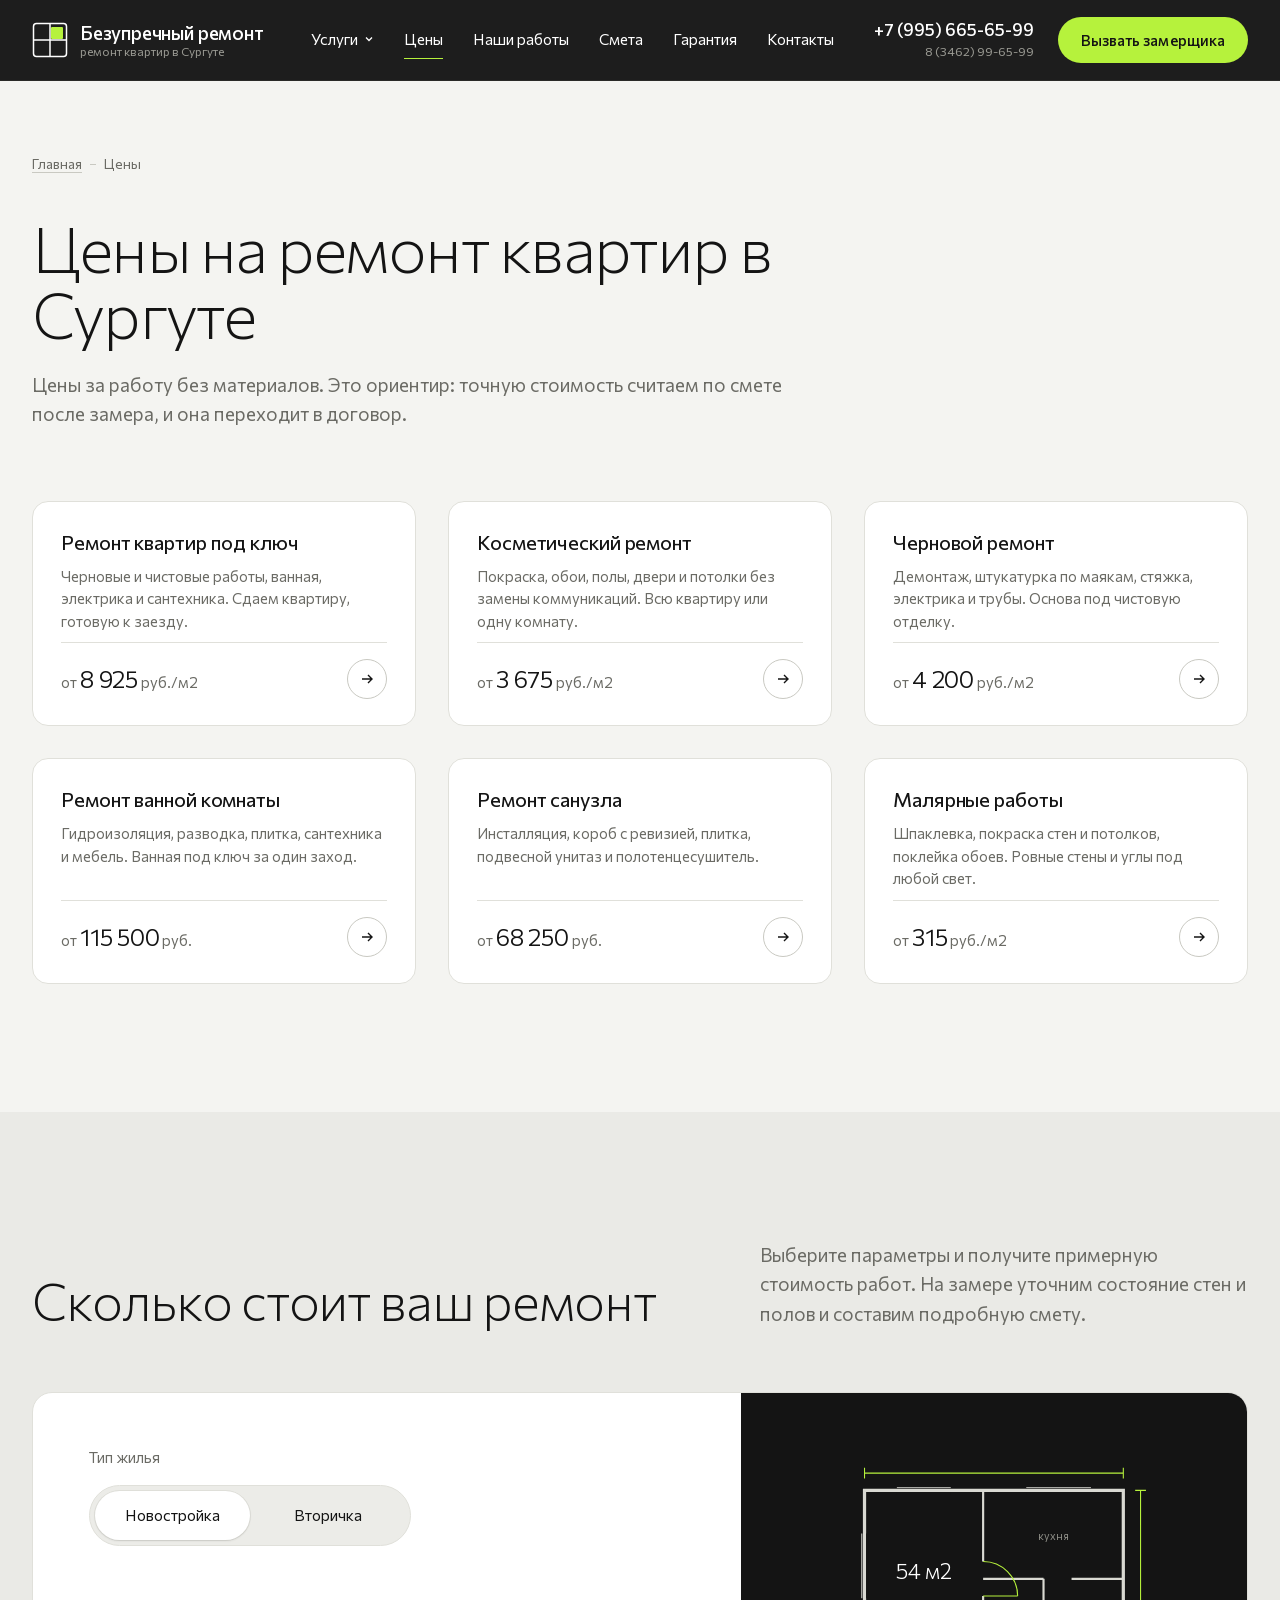
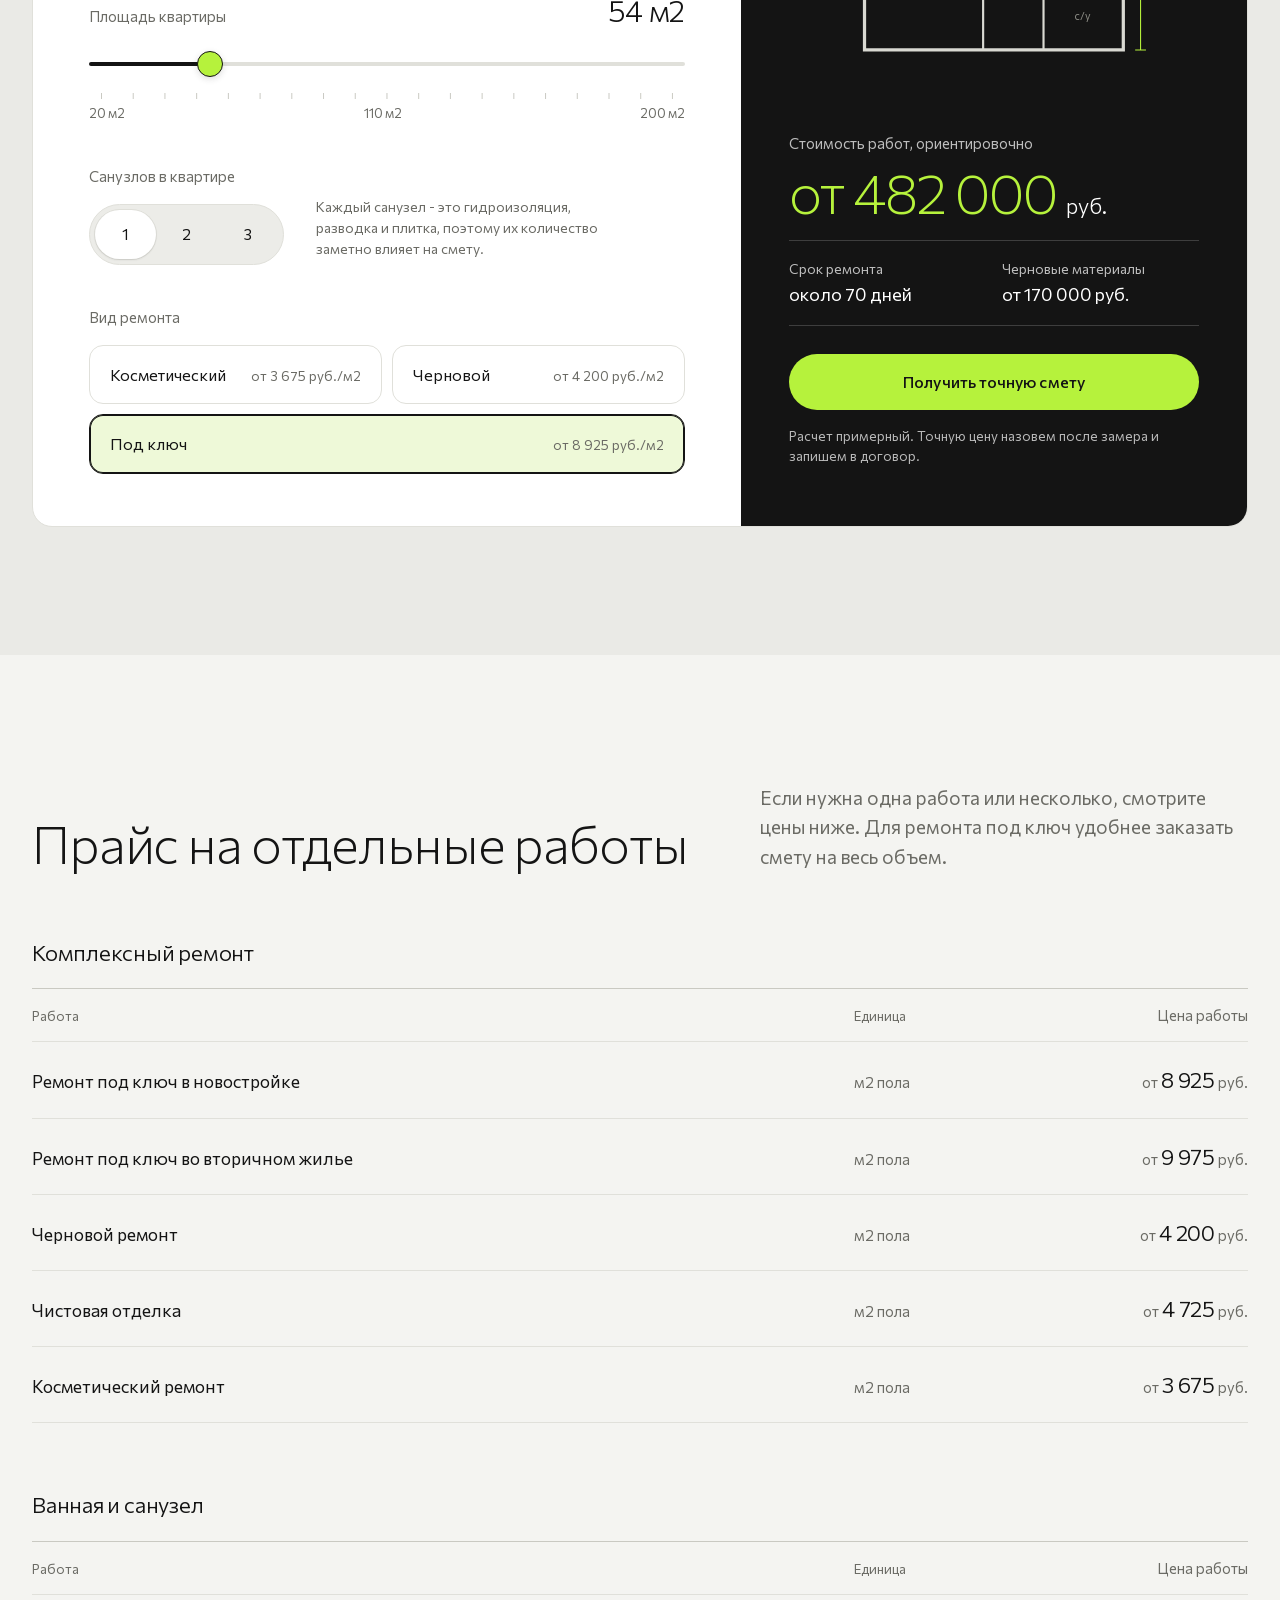
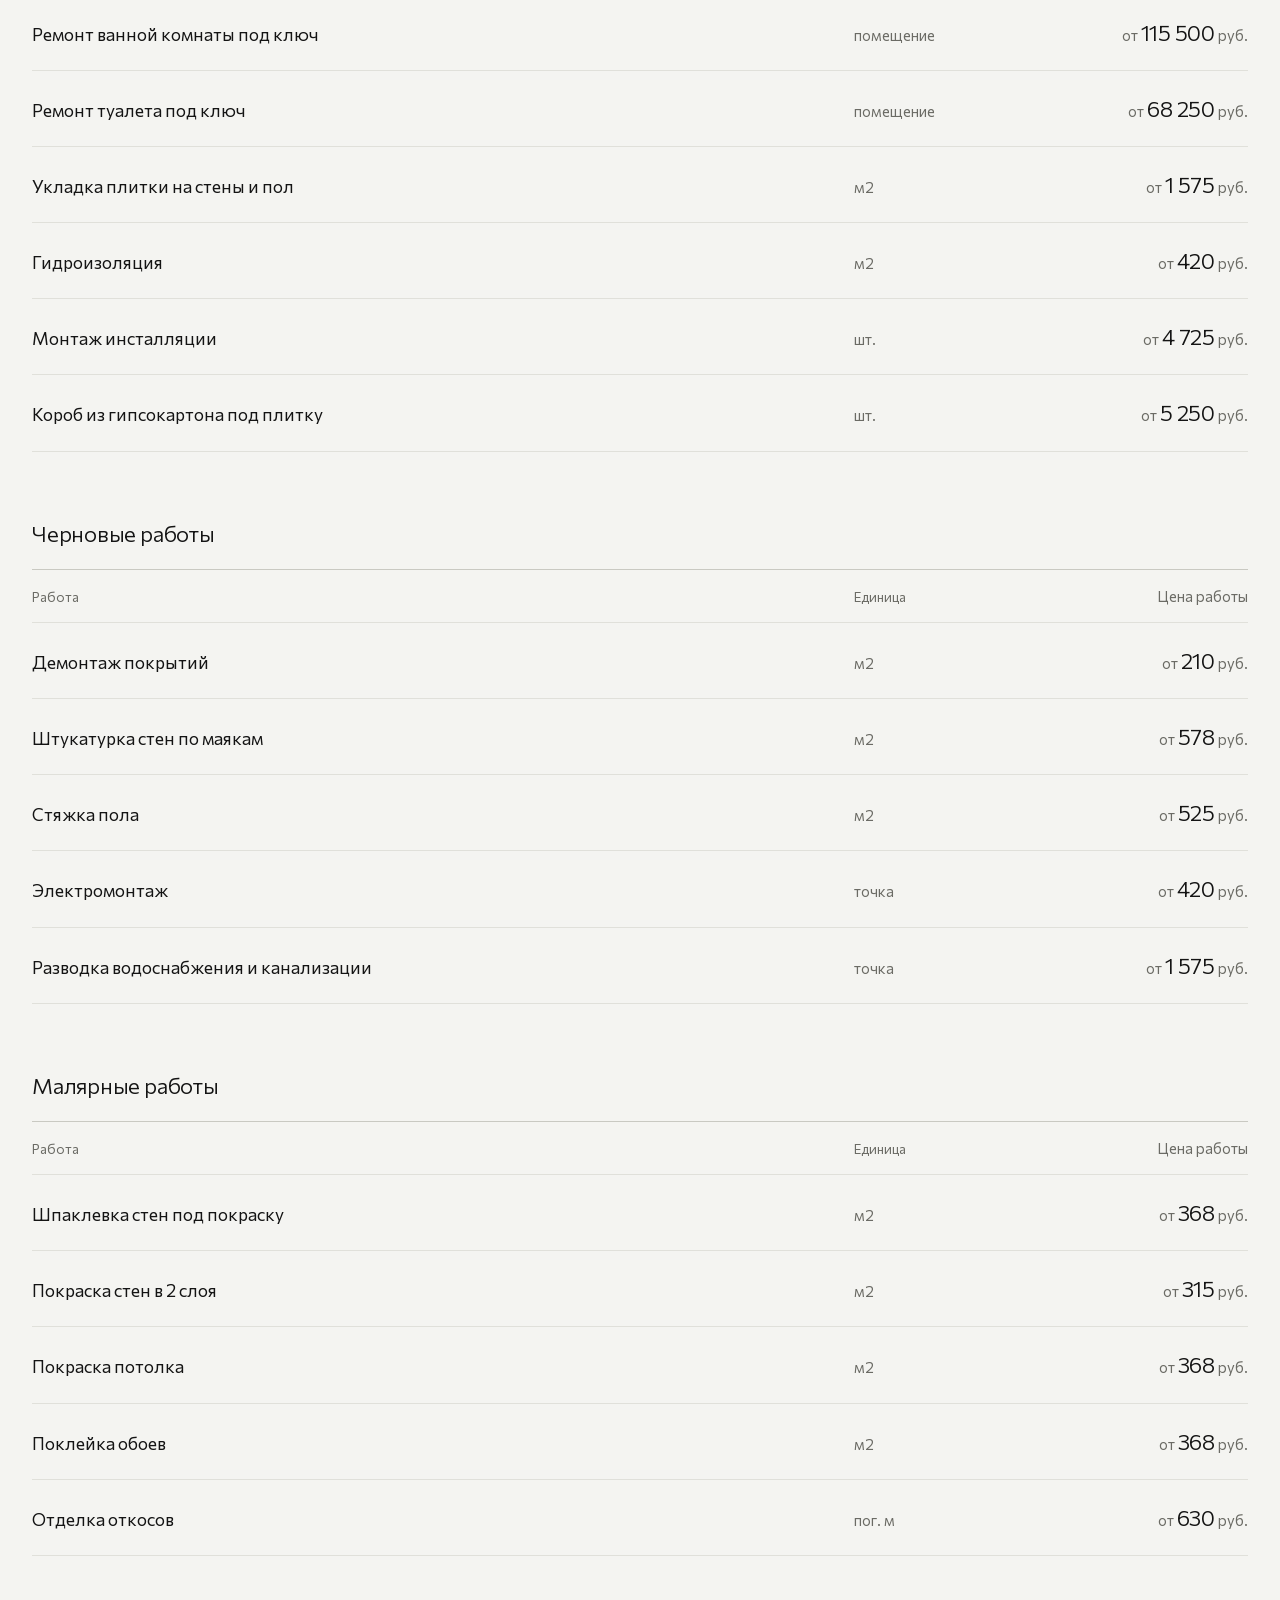
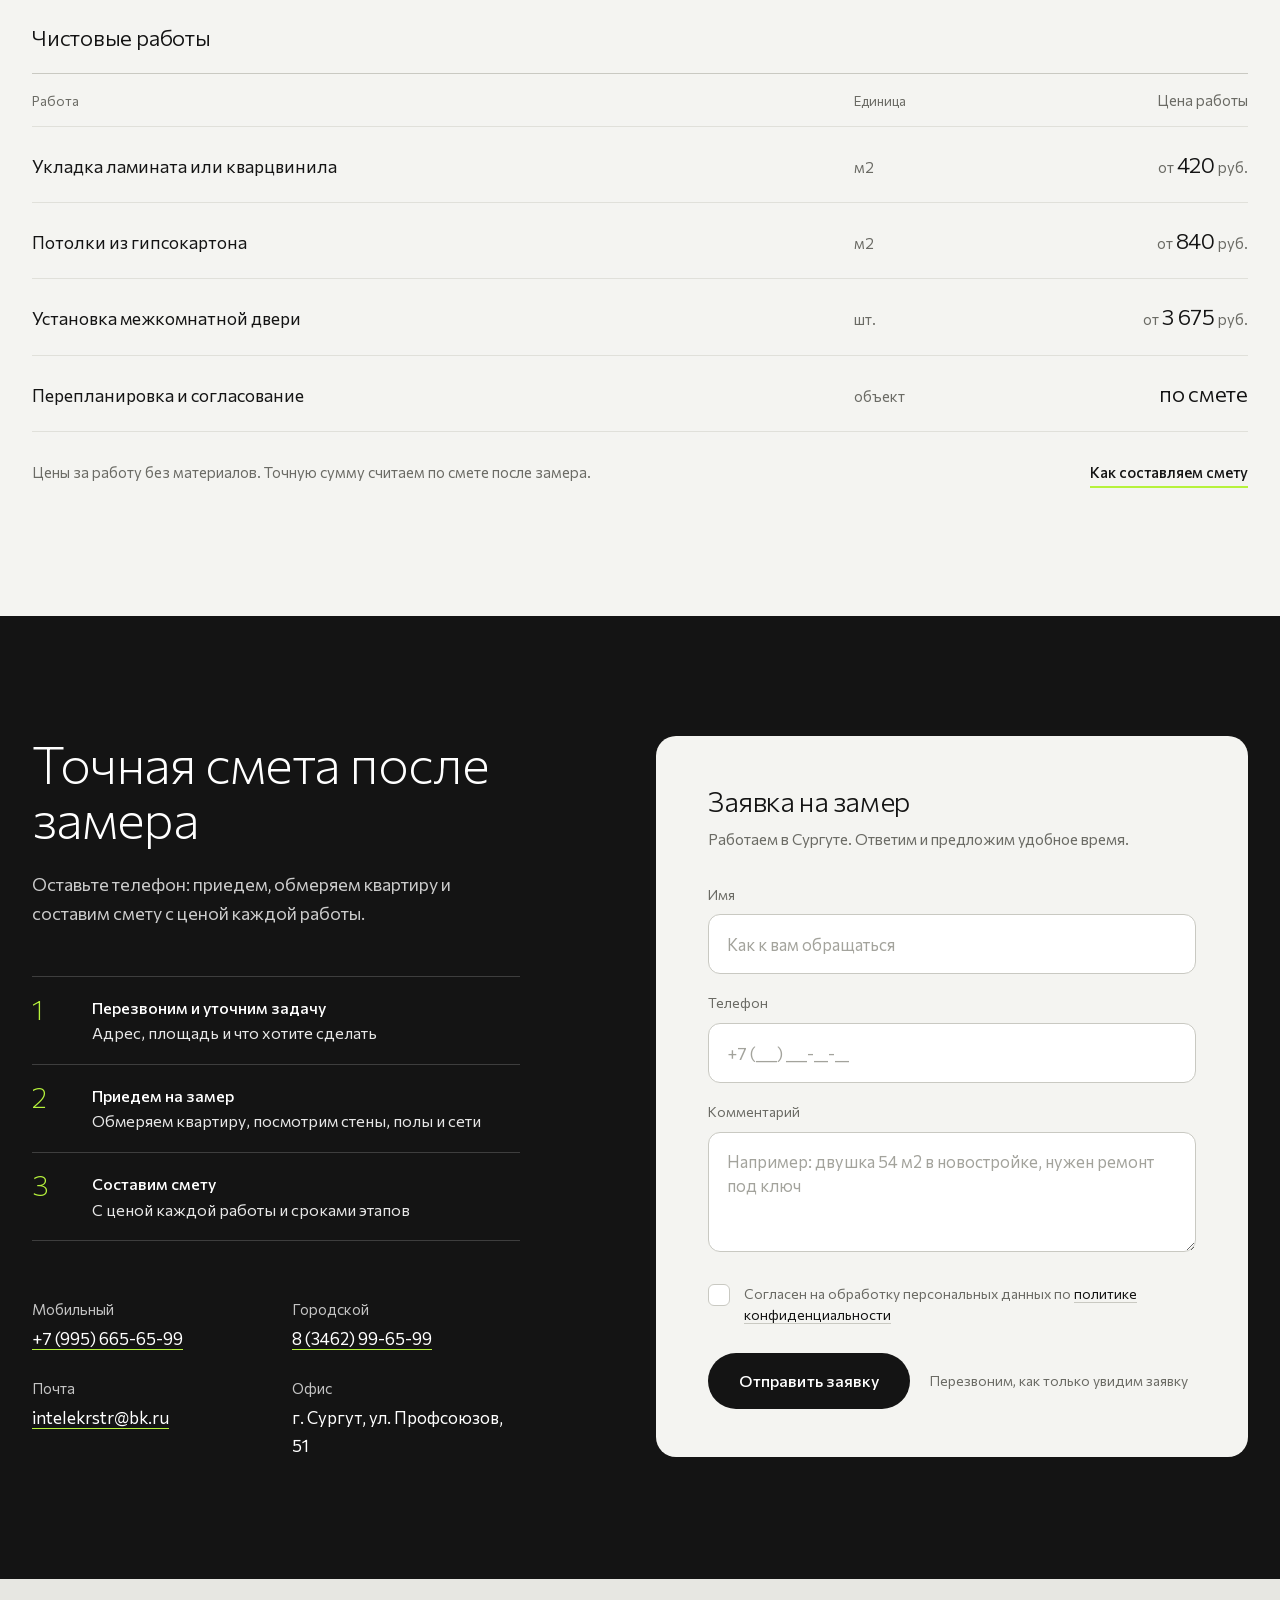
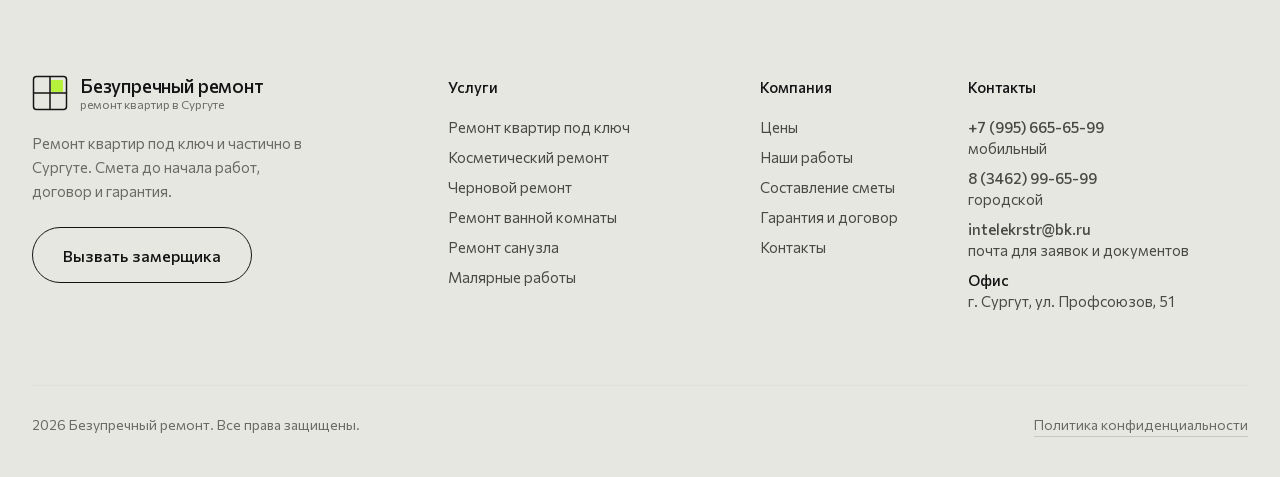
<file: ceny.html>
<!doctype html>
<html lang="ru">
<head>
<meta charset="utf-8">
<meta name="viewport" content="width=device-width, initial-scale=1">
<meta name="robots" content="noindex, nofollow">
<title>Цены на ремонт квартир в Сургуте - прайс на работы | Безупречный ремонт</title>
<meta name="description" content="Цены на ремонт квартир в Сургуте: ремонт под ключ от 8 925 руб./м2, косметический от 3 675 руб./м2, ремонт ванной, санузла, черновые и малярные работы. Калькулятор стоимости.">
<meta property="og:type" content="website">
<meta property="og:title" content="Цены на ремонт квартир в Сургуте - прайс на работы | Безупречный ремонт">
<meta property="og:description" content="Цены на ремонт квартир в Сургуте: ремонт под ключ от 8 925 руб./м2, косметический от 3 675 руб./м2, ремонт ванной, санузла, черновые и малярные работы. Калькулятор стоимости.">
<meta property="og:locale" content="ru_RU">
<meta name="theme-color" content="#141414">
<link rel="icon" href="favicon.svg" type="image/svg+xml">
<link rel="preload" href="fonts/commissioner-cyrillic.woff2" as="font" type="font/woff2" crossorigin>
<link rel="stylesheet" href="css/style.css">
<script type="application/ld+json">{"@context":"https://schema.org","@type":"HomeAndConstructionBusiness","name":"Безупречный ремонт","description":"Ремонт квартир под ключ и частично в Сургуте: черновой и косметический ремонт, ремонт ванной и санузла, малярные работы.","telephone":["+79956656599","+73462996599"],"email":"intelekrstr@bk.ru","areaServed":"Сургут","address":{"@type":"PostalAddress","streetAddress":"ул. Профсоюзов, 51","addressLocality":"Сургут","addressCountry":"RU"},"priceRange":"от 315 руб./м2"}</script>
</head>
<body>

<header class="top" id="top">
  <div class="wrap">
    <div class="top-in">
      <a class="logo" href="./" aria-label="Безупречный ремонт, на главную">
        <svg width="36" height="36" viewBox="0 0 36 36" fill="none" aria-hidden="true"><rect x="1.5" y="1.5" width="33" height="33" rx="3" stroke="#FFFFFF" stroke-width="1.5"/><rect x="19" y="5" width="12" height="12" rx="1" fill="#B6F23C"/><path d="M18 1.5v33M1.5 18h33" stroke="#FFFFFF" stroke-width="1.5"/></svg>
        <span class="logo-txt">Безупречный ремонт<small>ремонт квартир в Сургуте</small></span>
      </a>
      <nav class="nav" aria-label="Основное меню">
        <div class="dd">
          <a href="./#uslugi" aria-haspopup="true">Услуги <svg width="10" height="10" viewBox="0 0 10 10" fill="none" aria-hidden="true"><path d="M2 3.5l3 3 3-3" stroke="#FFFFFF" stroke-width="1.3"/></svg></a>
          <div class="dd-menu"><ul>
            <li><a href="remont-kvartir-pod-klyuch.html">Ремонт квартир под ключ<small>от 8 925 руб./м2</small></a></li>
            <li><a href="kosmeticheskiy-remont.html">Косметический ремонт<small>от 3 675 руб./м2</small></a></li>
            <li><a href="chernovoy-remont.html">Черновой ремонт<small>от 4 200 руб./м2</small></a></li>
            <li><a href="remont-vannoy-komnaty.html">Ремонт ванной комнаты<small>от 115 500 руб.</small></a></li>
            <li><a href="remont-sanuzla.html">Ремонт санузла<small>от 68 250 руб.</small></a></li>
            <li><a href="malyarnye-raboty.html">Малярные работы<small>от 315 руб./м2</small></a></li>
          </ul></div>
        </div>
        <a href="ceny.html" class="on" aria-current="page">Цены</a>
        <a href="portfolio.html">Наши работы</a>
        <a href="smeta-na-remont.html">Смета</a>
        <a href="garantiya.html">Гарантия</a>
        <a href="kontakty.html">Контакты</a>
      </nav>
      <div class="top-contact">
        <div class="phone"><a href="tel:+79956656599">+7 (995) 665-65-99</a><span>8 (3462) 99-65-99</span></div>
        <a class="btn btn-primary" href="#zayavka">Вызвать замерщика</a>
        <a class="call-ico" href="tel:+79956656599" aria-label="Позвонить">
          <svg width="20" height="20" viewBox="0 0 24 24" fill="none" aria-hidden="true"><path d="M5 4h4l2 5-2.5 1.5a11 11 0 005 5L15 13l5 2v4a2 2 0 01-2 2A16 16 0 013 6a2 2 0 012-2z" stroke="#141414" stroke-width="1.6" stroke-linejoin="round"/></svg>
        </a>
        <button class="burger" type="button" aria-label="Открыть меню" aria-expanded="false"><i></i><i></i></button>
      </div>
    </div>
    <nav class="mnav" aria-label="Мобильное меню">
      <div class="mnav-group">Услуги</div>
      <a class="sub" href="remont-kvartir-pod-klyuch.html">Ремонт квартир под ключ</a>
      <a class="sub" href="kosmeticheskiy-remont.html">Косметический ремонт</a>
      <a class="sub" href="chernovoy-remont.html">Черновой ремонт</a>
      <a class="sub" href="remont-vannoy-komnaty.html">Ремонт ванной комнаты</a>
      <a class="sub" href="remont-sanuzla.html">Ремонт санузла</a>
      <a class="sub" href="malyarnye-raboty.html">Малярные работы</a>
      <div class="mnav-group">Компания</div>
      <a class="sub" href="ceny.html">Цены</a>
      <a class="sub" href="portfolio.html">Наши работы</a>
      <a class="sub" href="smeta-na-remont.html">Смета</a>
      <a class="sub" href="garantiya.html">Гарантия</a>
      <a class="sub" href="kontakty.html">Контакты</a>
      <a class="m-phone" href="tel:+79956656599">+7 (995) 665-65-99</a>
      <a class="btn btn-primary" href="#zayavka">Вызвать замерщика</a>
    </nav>
  </div>
</header>

<main>
<section class="page-head">
  <div class="wrap">
    <nav aria-label="Навигационная цепочка"><ol class="crumbs">
      <li><a href="./">Главная</a></li>
      <li aria-current="page">Цены</li>
    </ol></nav>
    <h1 class="h1">Цены на ремонт квартир в Сургуте</h1>
    <p class="lead">Цены за работу без материалов. Это ориентир: точную стоимость считаем по смете после замера, и она переходит в договор.</p>
  </div>
</section>

<section class="section section-tight" style="padding-top:0">
  <div class="wrap">
    <div class="related">
      <a class="rel" href="remont-kvartir-pod-klyuch.html"><h3 class="h3">Ремонт квартир под ключ</h3><p>Черновые и чистовые работы, ванная, электрика и сантехника. Сдаем квартиру, готовую к заезду.</p><div class="price-row"><span class="price">от <b>8 925</b> руб./м2</span><span class="go"><svg width="16" height="16" viewBox="0 0 16 16" fill="none" aria-hidden="true"><path d="M3 8h10M9 4l4 4-4 4" stroke="#141414" stroke-width="1.4"/></svg></span></div></a>
      <a class="rel" href="kosmeticheskiy-remont.html"><h3 class="h3">Косметический ремонт</h3><p>Покраска, обои, полы, двери и потолки без замены коммуникаций. Всю квартиру или одну комнату.</p><div class="price-row"><span class="price">от <b>3 675</b> руб./м2</span><span class="go"><svg width="16" height="16" viewBox="0 0 16 16" fill="none" aria-hidden="true"><path d="M3 8h10M9 4l4 4-4 4" stroke="#141414" stroke-width="1.4"/></svg></span></div></a>
      <a class="rel" href="chernovoy-remont.html"><h3 class="h3">Черновой ремонт</h3><p>Демонтаж, штукатурка по маякам, стяжка, электрика и трубы. Основа под чистовую отделку.</p><div class="price-row"><span class="price">от <b>4 200</b> руб./м2</span><span class="go"><svg width="16" height="16" viewBox="0 0 16 16" fill="none" aria-hidden="true"><path d="M3 8h10M9 4l4 4-4 4" stroke="#141414" stroke-width="1.4"/></svg></span></div></a>
      <a class="rel" href="remont-vannoy-komnaty.html"><h3 class="h3">Ремонт ванной комнаты</h3><p>Гидроизоляция, разводка, плитка, сантехника и мебель. Ванная под ключ за один заход.</p><div class="price-row"><span class="price">от <b>115 500</b> руб.</span><span class="go"><svg width="16" height="16" viewBox="0 0 16 16" fill="none" aria-hidden="true"><path d="M3 8h10M9 4l4 4-4 4" stroke="#141414" stroke-width="1.4"/></svg></span></div></a>
      <a class="rel" href="remont-sanuzla.html"><h3 class="h3">Ремонт санузла</h3><p>Инсталляция, короб с ревизией, плитка, подвесной унитаз и полотенцесушитель.</p><div class="price-row"><span class="price">от <b>68 250</b> руб.</span><span class="go"><svg width="16" height="16" viewBox="0 0 16 16" fill="none" aria-hidden="true"><path d="M3 8h10M9 4l4 4-4 4" stroke="#141414" stroke-width="1.4"/></svg></span></div></a>
      <a class="rel" href="malyarnye-raboty.html"><h3 class="h3">Малярные работы</h3><p>Шпаклевка, покраска стен и потолков, поклейка обоев. Ровные стены и углы под любой свет.</p><div class="price-row"><span class="price">от <b>315</b> руб./м2</span><span class="go"><svg width="16" height="16" viewBox="0 0 16 16" fill="none" aria-hidden="true"><path d="M3 8h10M9 4l4 4-4 4" stroke="#141414" stroke-width="1.4"/></svg></span></div></a>
    </div>
  </div>
</section>

<section class="section section-mist" id="kalkulyator">
  <div class="wrap">
    <header class="sec-head">
      <h2 class="h2">Сколько стоит ваш ремонт</h2>
      <p class="lead">Выберите параметры и получите примерную стоимость работ. На замере уточним состояние стен и полов и составим подробную смету.</p>
    </header>
    <form class="calc" id="calc" data-price='{"kosm":3675,"chern":4200,"klyuch":8925}' onsubmit="return false">
      <div class="calc-in">
        <div class="field">
          <div class="field-t"><span>Тип жилья</span></div>
          <div class="seg" role="radiogroup" aria-label="Тип жилья">
            <label><input type="radio" name="dom" value="new" checked><span>Новостройка</span></label>
            <label><input type="radio" name="dom" value="old"><span>Вторичка</span></label>
          </div>
        </div>
        <div class="field">
          <div class="field-t"><label for="area">Площадь квартиры</label><output id="areaOut" for="area">54 м2</output></div>
          <input class="range" id="area" type="range" min="20" max="200" step="1" value="54" style="--p:18.9%">
          <div class="scale"><span>20 м2</span><span>110 м2</span><span>200 м2</span></div>
        </div>
        <div class="field field-row">
          <div>
            <div class="field-t"><span>Санузлов в квартире</span></div>
            <div class="seg seg-3" role="radiogroup" aria-label="Санузлов в квартире">
              <label><input type="radio" name="wc" value="1" checked><span>1</span></label>
              <label><input type="radio" name="wc" value="2"><span>2</span></label>
              <label><input type="radio" name="wc" value="3"><span>3</span></label>
            </div>
          </div>
          <p class="field-hint">Каждый санузел - это гидроизоляция, разводка и плитка, поэтому их количество заметно влияет на смету.</p>
        </div>
        <div class="field">
          <div class="field-t"><span>Вид ремонта</span></div>
          <div class="pills" role="radiogroup" aria-label="Вид ремонта">
            <label><input type="radio" name="vid" value="kosm"><span>Косметический <small>от 3 675 руб./м2</small></span></label>
            <label><input type="radio" name="vid" value="chern"><span>Черновой <small>от 4 200 руб./м2</small></span></label>
            <label><input type="radio" name="vid" value="klyuch" checked><span>Под ключ <small>от 8 925 руб./м2</small></span></label>
          </div>
        </div>
      </div>
      <div class="calc-res">
        <svg class="plan" viewBox="0 0 320 208" fill="none" aria-hidden="true">
          <g id="planG" style="transform:scale(0.842)">
            <path d="M40 30H280V178H40Z" stroke="#D9D9D2" stroke-width="3"/>
            <path d="M150 30V96M150 128V178M150 112H206M232 112H280M206 112V178" stroke="#D9D9D2" stroke-width="2"/>
            <path d="M150 96A32 32 0 01182 128" stroke="#B6F23C" stroke-width="1"/>
            <path d="M150 128H182" stroke="#B6F23C" stroke-width="1"/>
            <path d="M70 27.5H120M70 32.5H120M190 27.5H250M190 32.5H250M37.5 70V130M42.5 70V130" stroke="#141414" stroke-width="2"/>
            <path d="M70 27.5H120M190 27.5H250M37.5 70V130" stroke="#D9D9D2" stroke-width="1"/>
            <path d="M40 14H280M40 9V19M280 9V19" stroke="#B6F23C" stroke-width="1"/>
            <path d="M296 30V178M291 30H301M291 178H301" stroke="#B6F23C" stroke-width="1"/>
            <text id="planArea" x="95" y="112" text-anchor="middle" fill="#FFFFFF" font-family="Commissioner, sans-serif" font-size="20" font-weight="300">54 м2</text>
            <text x="243" y="150" text-anchor="middle" fill="#8E8E87" font-family="Commissioner, sans-serif" font-size="10">с/у</text>
            <text x="215" y="76" text-anchor="middle" fill="#8E8E87" font-family="Commissioner, sans-serif" font-size="10">кухня</text>
          </g>
        </svg>
        <div class="res-l">Стоимость работ, ориентировочно</div>
        <div class="res-sum" aria-live="polite">от <span id="sum">482 000</span> <small>руб.</small></div>
        <div class="res-meta">
          <div>Срок ремонта<b id="days">около 70 дней</b></div>
          <div>Черновые материалы<b id="mat">от 170 000 руб.</b></div>
        </div>
        <a class="btn btn-light" href="#zayavka">Получить точную смету</a>
        <p class="res-note">Расчет примерный. Точную цену назовем после замера и запишем в договор.</p>
      </div>
    </form>
  </div>
</section>

<section class="section" id="prays">
  <div class="wrap">
    <header class="sec-head">
      <h2 class="h2">Прайс на отдельные работы</h2>
      <p class="lead">Если нужна одна работа или несколько, смотрите цены ниже. Для ремонта под ключ удобнее заказать смету на весь объем.</p>
    </header>
    <h3 class="ptable-group">Комплексный ремонт</h3><div class="ptable">
      <div class="row head"><span>Работа</span><span>Единица</span><span class="val">Цена работы</span></div>
      <div class="row"><span class="name">Ремонт под ключ в новостройке</span><span class="unit">м2 пола</span><span class="val">от <b>8 925</b> руб.</span></div>
      <div class="row"><span class="name">Ремонт под ключ во вторичном жилье</span><span class="unit">м2 пола</span><span class="val">от <b>9 975</b> руб.</span></div>
      <div class="row"><span class="name">Черновой ремонт</span><span class="unit">м2 пола</span><span class="val">от <b>4 200</b> руб.</span></div>
      <div class="row"><span class="name">Чистовая отделка</span><span class="unit">м2 пола</span><span class="val">от <b>4 725</b> руб.</span></div>
      <div class="row"><span class="name">Косметический ремонт</span><span class="unit">м2 пола</span><span class="val">от <b>3 675</b> руб.</span></div>
    </div>
    <h3 class="ptable-group">Ванная и санузел</h3><div class="ptable">
      <div class="row head"><span>Работа</span><span>Единица</span><span class="val">Цена работы</span></div>
      <div class="row"><span class="name">Ремонт ванной комнаты под ключ</span><span class="unit">помещение</span><span class="val">от <b>115 500</b> руб.</span></div>
      <div class="row"><span class="name">Ремонт туалета под ключ</span><span class="unit">помещение</span><span class="val">от <b>68 250</b> руб.</span></div>
      <div class="row"><span class="name">Укладка плитки на стены и пол</span><span class="unit">м2</span><span class="val">от <b>1 575</b> руб.</span></div>
      <div class="row"><span class="name">Гидроизоляция</span><span class="unit">м2</span><span class="val">от <b>420</b> руб.</span></div>
      <div class="row"><span class="name">Монтаж инсталляции</span><span class="unit">шт.</span><span class="val">от <b>4 725</b> руб.</span></div>
      <div class="row"><span class="name">Короб из гипсокартона под плитку</span><span class="unit">шт.</span><span class="val">от <b>5 250</b> руб.</span></div>
    </div>
    <h3 class="ptable-group">Черновые работы</h3><div class="ptable">
      <div class="row head"><span>Работа</span><span>Единица</span><span class="val">Цена работы</span></div>
      <div class="row"><span class="name">Демонтаж покрытий</span><span class="unit">м2</span><span class="val">от <b>210</b> руб.</span></div>
      <div class="row"><span class="name">Штукатурка стен по маякам</span><span class="unit">м2</span><span class="val">от <b>578</b> руб.</span></div>
      <div class="row"><span class="name">Стяжка пола</span><span class="unit">м2</span><span class="val">от <b>525</b> руб.</span></div>
      <div class="row"><span class="name">Электромонтаж</span><span class="unit">точка</span><span class="val">от <b>420</b> руб.</span></div>
      <div class="row"><span class="name">Разводка водоснабжения и канализации</span><span class="unit">точка</span><span class="val">от <b>1 575</b> руб.</span></div>
    </div>
    <h3 class="ptable-group">Малярные работы</h3><div class="ptable">
      <div class="row head"><span>Работа</span><span>Единица</span><span class="val">Цена работы</span></div>
      <div class="row"><span class="name">Шпаклевка стен под покраску</span><span class="unit">м2</span><span class="val">от <b>368</b> руб.</span></div>
      <div class="row"><span class="name">Покраска стен в 2 слоя</span><span class="unit">м2</span><span class="val">от <b>315</b> руб.</span></div>
      <div class="row"><span class="name">Покраска потолка</span><span class="unit">м2</span><span class="val">от <b>368</b> руб.</span></div>
      <div class="row"><span class="name">Поклейка обоев</span><span class="unit">м2</span><span class="val">от <b>368</b> руб.</span></div>
      <div class="row"><span class="name">Отделка откосов</span><span class="unit">пог. м</span><span class="val">от <b>630</b> руб.</span></div>
    </div>
    <h3 class="ptable-group">Чистовые работы</h3><div class="ptable">
      <div class="row head"><span>Работа</span><span>Единица</span><span class="val">Цена работы</span></div>
      <div class="row"><span class="name">Укладка ламината или кварцвинила</span><span class="unit">м2</span><span class="val">от <b>420</b> руб.</span></div>
      <div class="row"><span class="name">Потолки из гипсокартона</span><span class="unit">м2</span><span class="val">от <b>840</b> руб.</span></div>
      <div class="row"><span class="name">Установка межкомнатной двери</span><span class="unit">шт.</span><span class="val">от <b>3 675</b> руб.</span></div>
      <div class="row"><span class="name">Перепланировка и согласование</span><span class="unit">объект</span><span class="val"><b>по смете</b></span></div>
    </div>
    <div class="ptable-note"><span>Цены за работу без материалов. Точную сумму считаем по смете после замера.</span><a class="link" href="smeta-na-remont.html">Как составляем смету</a></div>
  </div>
</section>

<section class="req" id="zayavka">
  <div class="wrap">
    <div class="req-grid">
      <div class="req-text">
        <h2 class="h2">Точная смета после замера</h2>
        <p>Оставьте телефон: приедем, обмеряем квартиру и составим смету с ценой каждой работы.</p>
        <ol class="next">
          <li><div><b>Перезвоним и уточним задачу</b>Адрес, площадь и что хотите сделать</div></li>
          <li><div><b>Приедем на замер</b>Обмеряем квартиру, посмотрим стены, полы и сети</div></li>
          <li><div><b>Составим смету</b>С ценой каждой работы и сроками этапов</div></li>
        </ol>
        <div class="contacts">
          <div>Мобильный<b><a href="tel:+79956656599">+7 (995) 665-65-99</a></b></div>
          <div>Городской<b><a href="tel:+73462996599">8 (3462) 99-65-99</a></b></div>
          <div>Почта<b><a href="mailto:intelekrstr@bk.ru">intelekrstr@bk.ru</a></b></div>
          <div>Офис<b>г. Сургут, ул. Профсоюзов, 51</b></div>
        </div>
      </div>
      <form class="form" action="send.php" method="post">
        <h3 class="h3">Заявка на замер</h3>
        <p>Работаем в Сургуте. Ответим и предложим удобное время.</p>
        <label class="inp"><span>Имя</span><input type="text" name="name" placeholder="Как к вам обращаться" autocomplete="name" maxlength="100"></label>
        <label class="inp"><span>Телефон</span><input type="tel" name="phone" placeholder="+7 (___) ___-__-__" autocomplete="tel" required maxlength="40"></label>
        <label class="inp"><span>Комментарий</span><textarea name="comment" placeholder="Например: двушка 54 м2 в новостройке, нужен ремонт под ключ" maxlength="2000"></textarea></label>
        <input type="hidden" name="page" value="Цены">
        <label class="hp" aria-hidden="true">Сайт<input type="text" name="website" tabindex="-1" autocomplete="off"></label>
        <label class="agree"><input type="checkbox" name="agree" required><span class="box"><svg width="12" height="12" viewBox="0 0 12 12" fill="none" aria-hidden="true"><path d="M2.5 6.2l2.3 2.3 4.7-5" stroke="#fff" stroke-width="1.6" stroke-linecap="round" stroke-linejoin="round"/></svg></span><span>Согласен на обработку персональных данных по <a href="politika.html">политике конфиденциальности</a></span></label>
        <div class="form-foot">
          <button class="btn btn-primary" type="submit">Отправить заявку</button>
          <p>Перезвоним, как только увидим заявку</p>
        </div>
        <p class="form-err">Это предварительная версия сайта: отправка заявок заработает после переноса на хостинг. Пока звоните: <a href="tel:+79956656599">+7 (995) 665-65-99</a></p>
        <div class="form-ok" role="status">
          <h3 class="h3">Заявка отправлена</h3>
          <p>Спасибо! Скоро перезвоним и договоримся о времени замера. Если срочно, звоните: <a class="link" href="tel:+79956656599">+7 (995) 665-65-99</a></p>
        </div>
      </form>
    </div>
  </div>
</section>
</main>

<footer class="foot">
  <div class="wrap">
    <div class="foot-top">
      <div class="foot-brand">
        <a class="logo" href="./"><svg width="36" height="36" viewBox="0 0 36 36" fill="none" aria-hidden="true"><rect x="1.5" y="1.5" width="33" height="33" rx="3" stroke="#141414" stroke-width="1.5"/><rect x="19" y="5" width="12" height="12" rx="1" fill="#B6F23C"/><path d="M18 1.5v33M1.5 18h33" stroke="#141414" stroke-width="1.5"/></svg><span class="logo-txt">Безупречный ремонт<small>ремонт квартир в Сургуте</small></span></a>
        <p>Ремонт квартир под ключ и частично в Сургуте. Смета до начала работ, договор и гарантия.</p>
        <a class="btn btn-line" href="#zayavka">Вызвать замерщика</a>
      </div>
      <nav class="foot-col fc-1" aria-label="Услуги">
        <h4>Услуги</h4>
        <ul>
          <li><a href="remont-kvartir-pod-klyuch.html">Ремонт квартир под ключ</a></li>
          <li><a href="kosmeticheskiy-remont.html">Косметический ремонт</a></li>
          <li><a href="chernovoy-remont.html">Черновой ремонт</a></li>
          <li><a href="remont-vannoy-komnaty.html">Ремонт ванной комнаты</a></li>
          <li><a href="remont-sanuzla.html">Ремонт санузла</a></li>
          <li><a href="malyarnye-raboty.html">Малярные работы</a></li>
        </ul>
      </nav>
      <nav class="foot-col fc-2" aria-label="Компания">
        <h4>Компания</h4>
        <ul>
          <li><a href="ceny.html">Цены</a></li>
          <li><a href="portfolio.html">Наши работы</a></li>
          <li><a href="smeta-na-remont.html">Составление сметы</a></li>
          <li><a href="garantiya.html">Гарантия и договор</a></li>
          <li><a href="kontakty.html">Контакты</a></li>
        </ul>
      </nav>
      <div class="foot-col fc-4">
        <h4>Контакты</h4>
        <ul>
          <li><b><a href="tel:+79956656599">+7 (995) 665-65-99</a></b>мобильный</li>
          <li><b><a href="tel:+73462996599">8 (3462) 99-65-99</a></b>городской</li>
          <li><b><a href="mailto:intelekrstr@bk.ru">intelekrstr@bk.ru</a></b>почта для заявок и документов</li>
          <li><b>Офис</b>г. Сургут, ул. Профсоюзов, 51</li>
        </ul>
      </div>
    </div>
    
    <div class="bottom">
      <span>2026 Безупречный ремонт. Все права защищены.</span>
      <a href="politika.html">Политика конфиденциальности</a>
    </div>
  </div>
</footer>

<script src="js/main.js" defer></script>
</body>
</html>
</file>
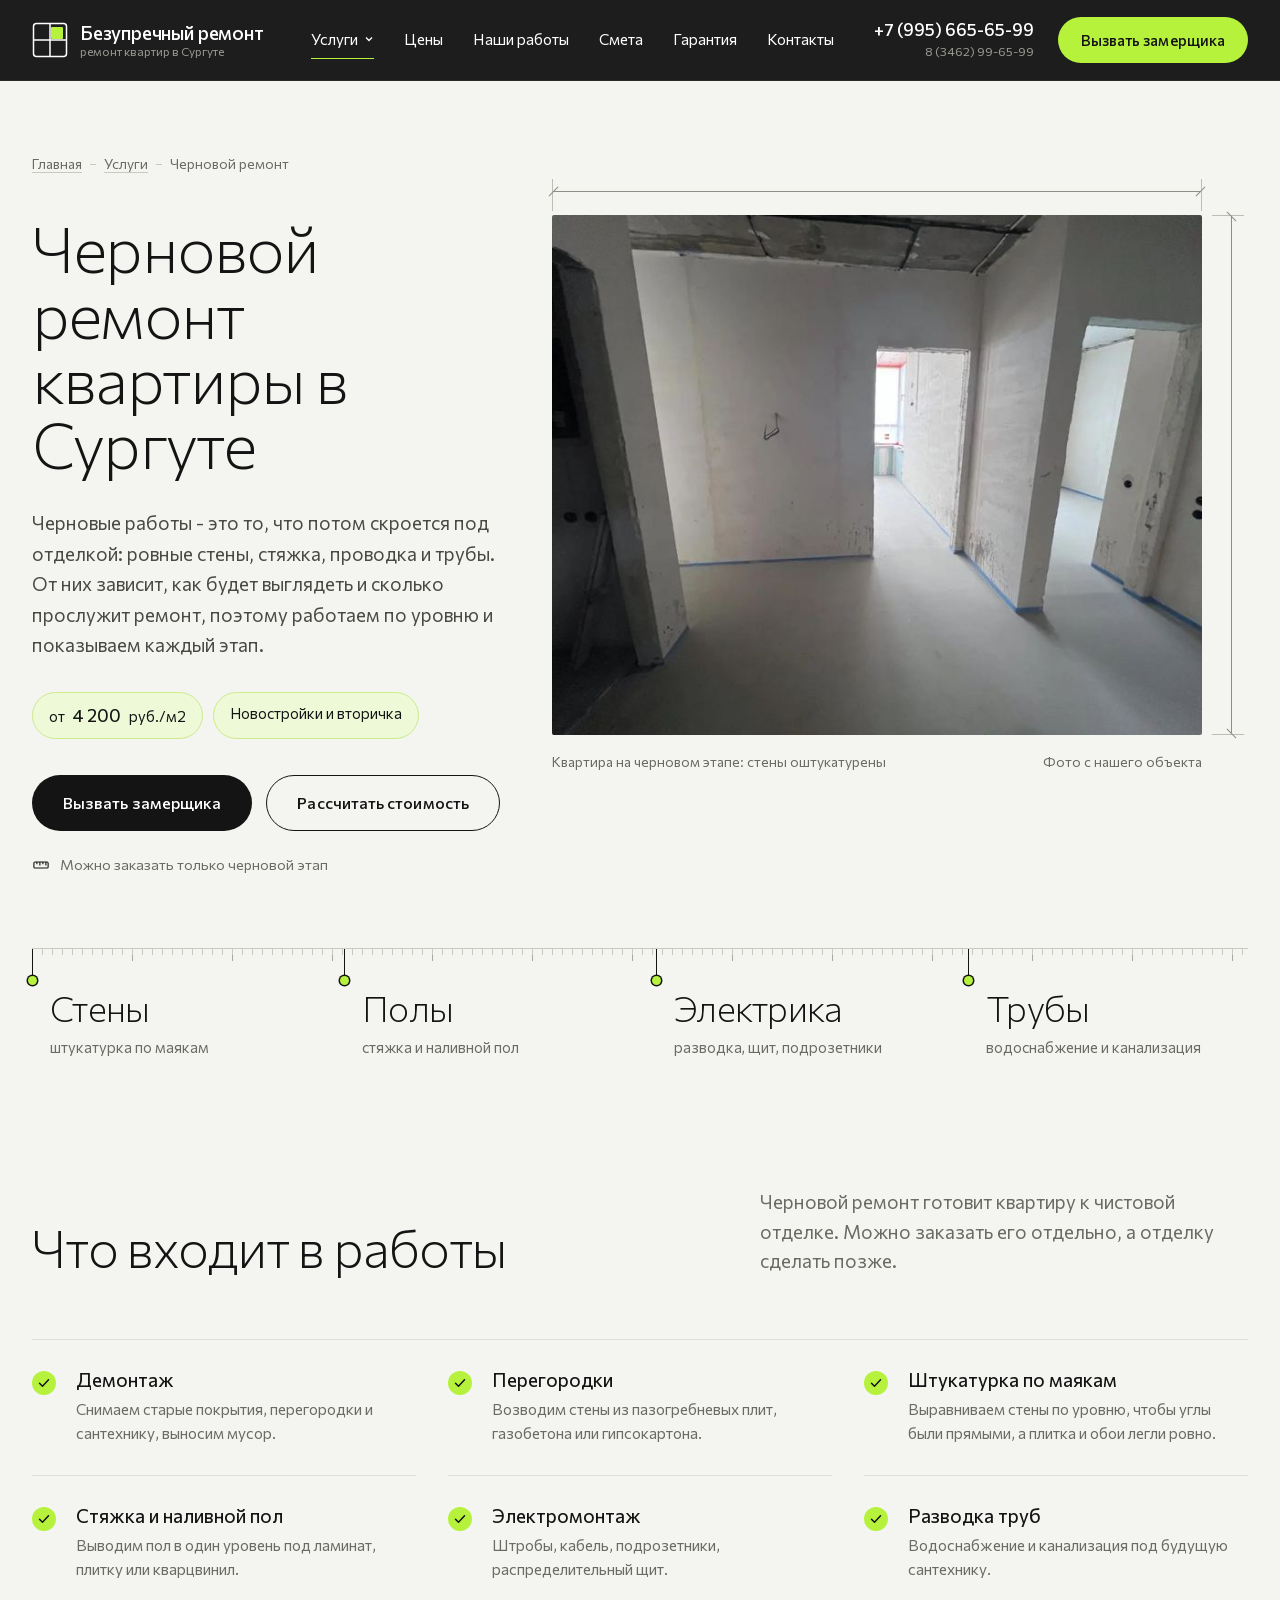
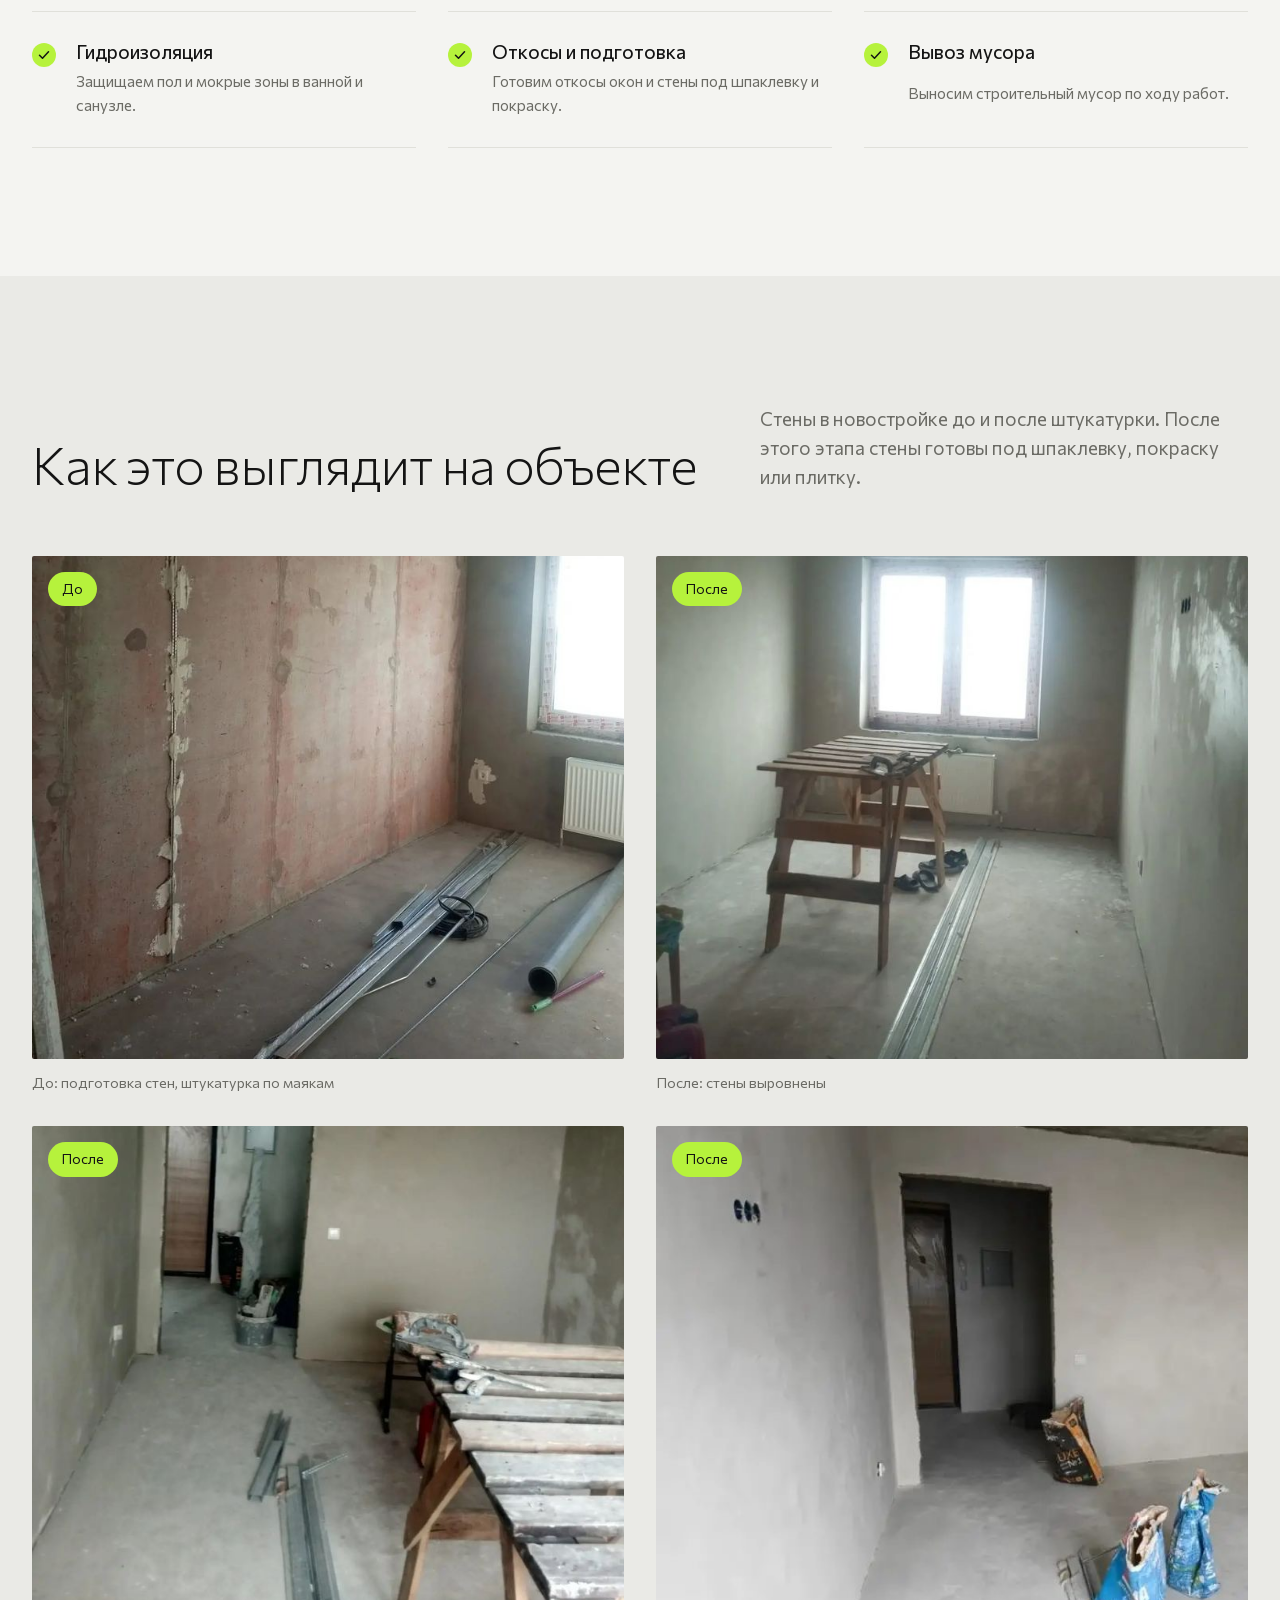
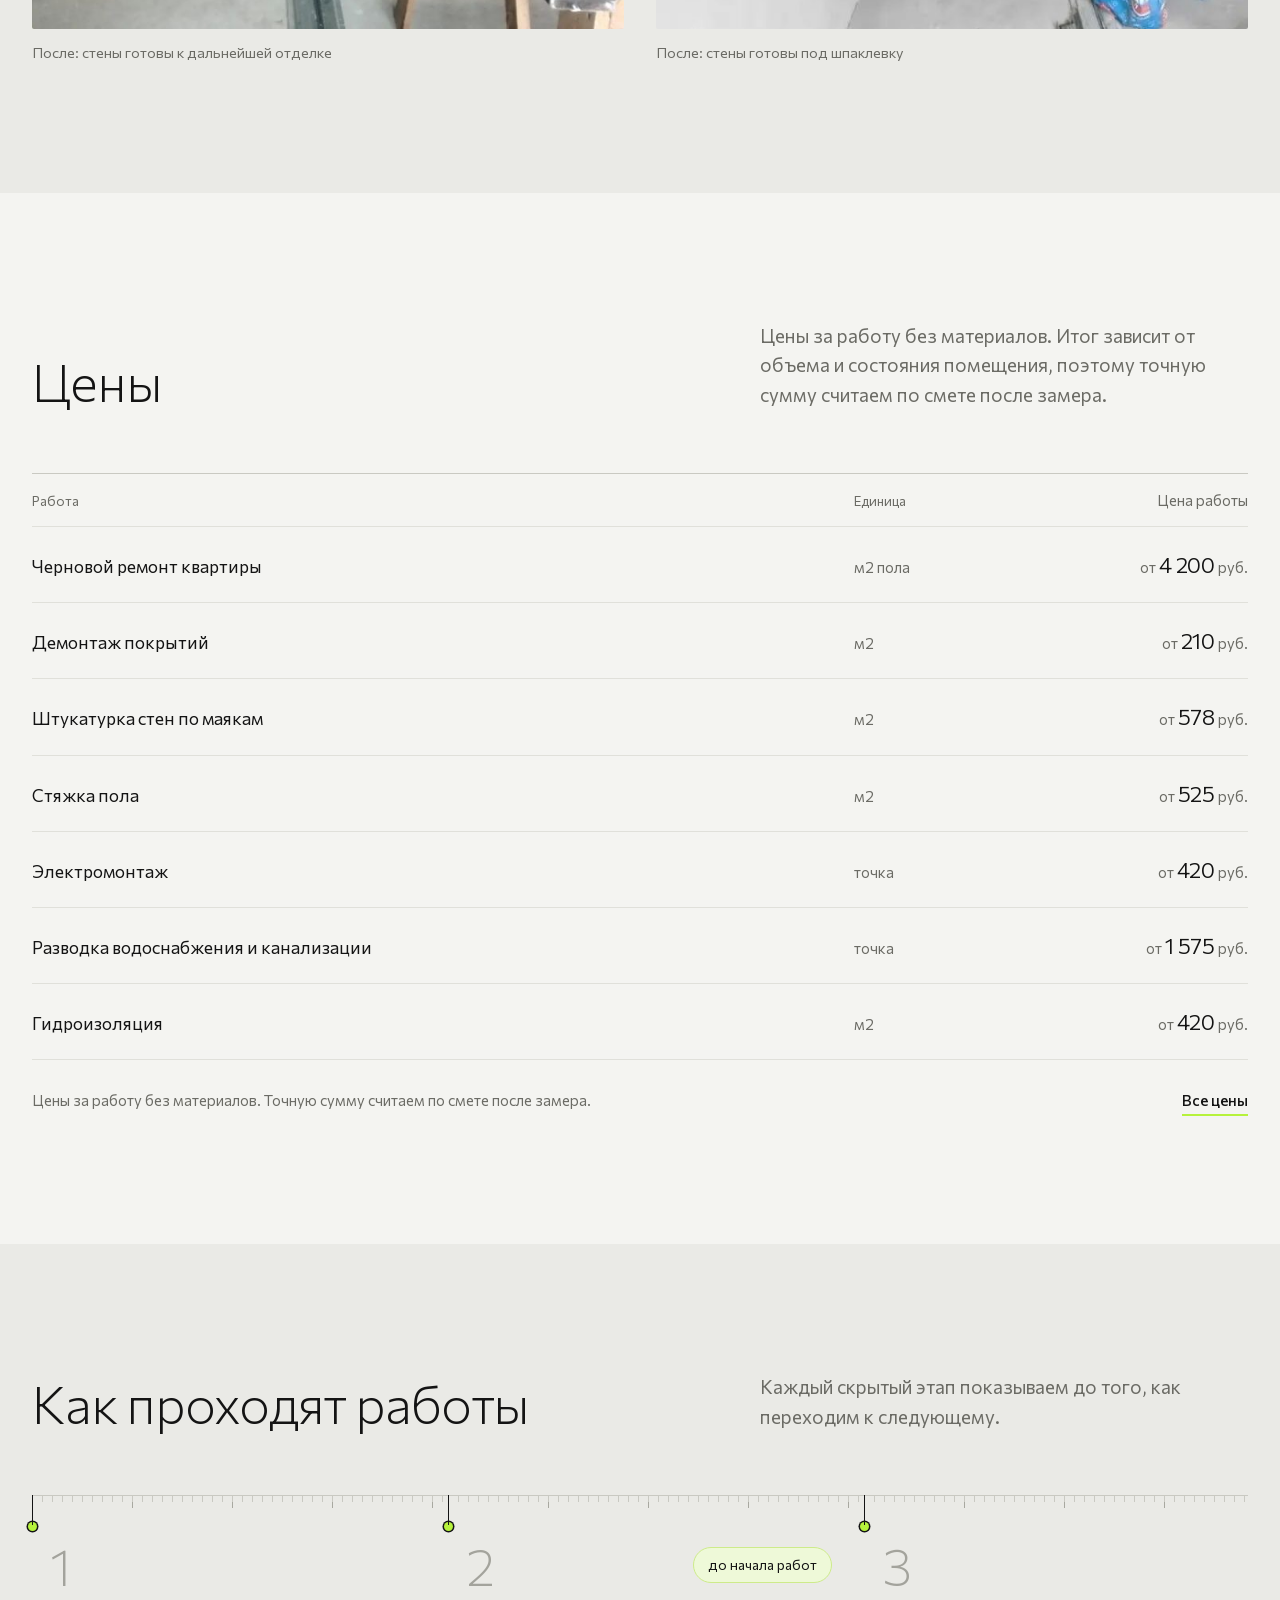
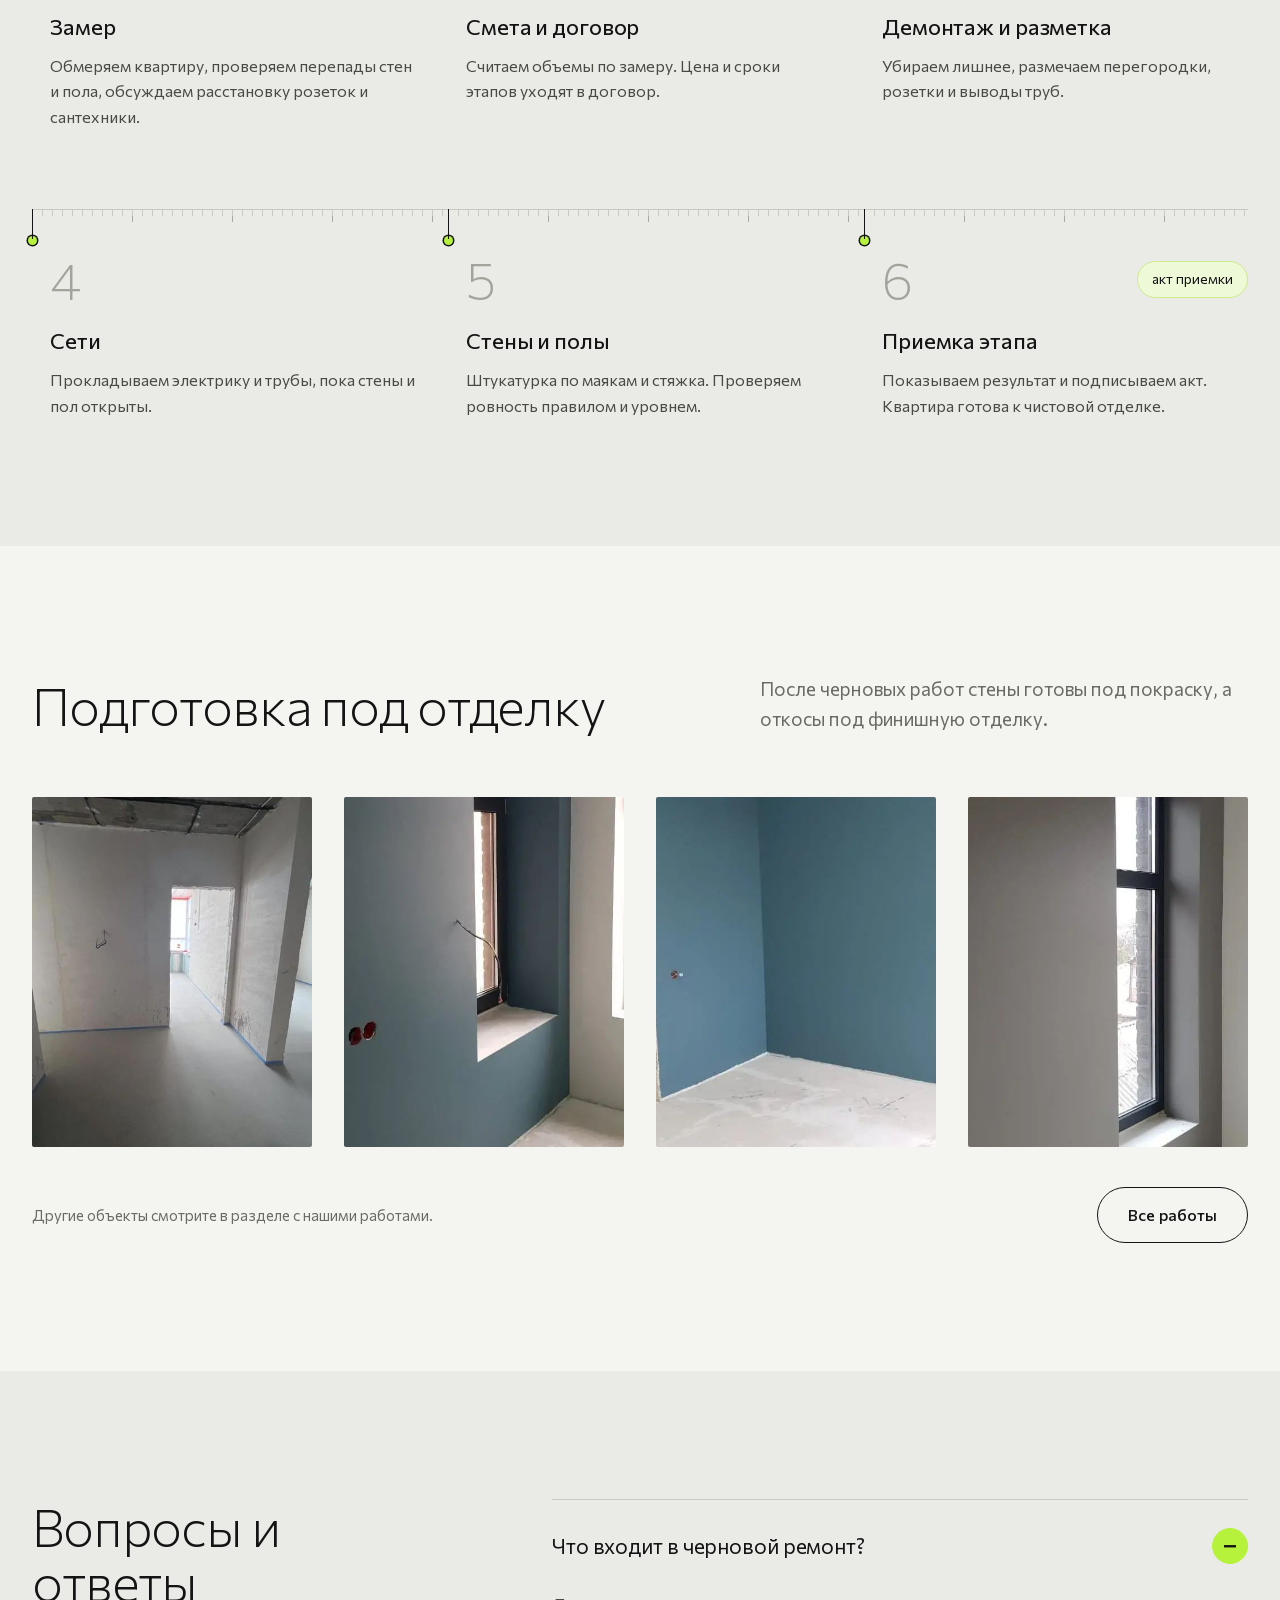
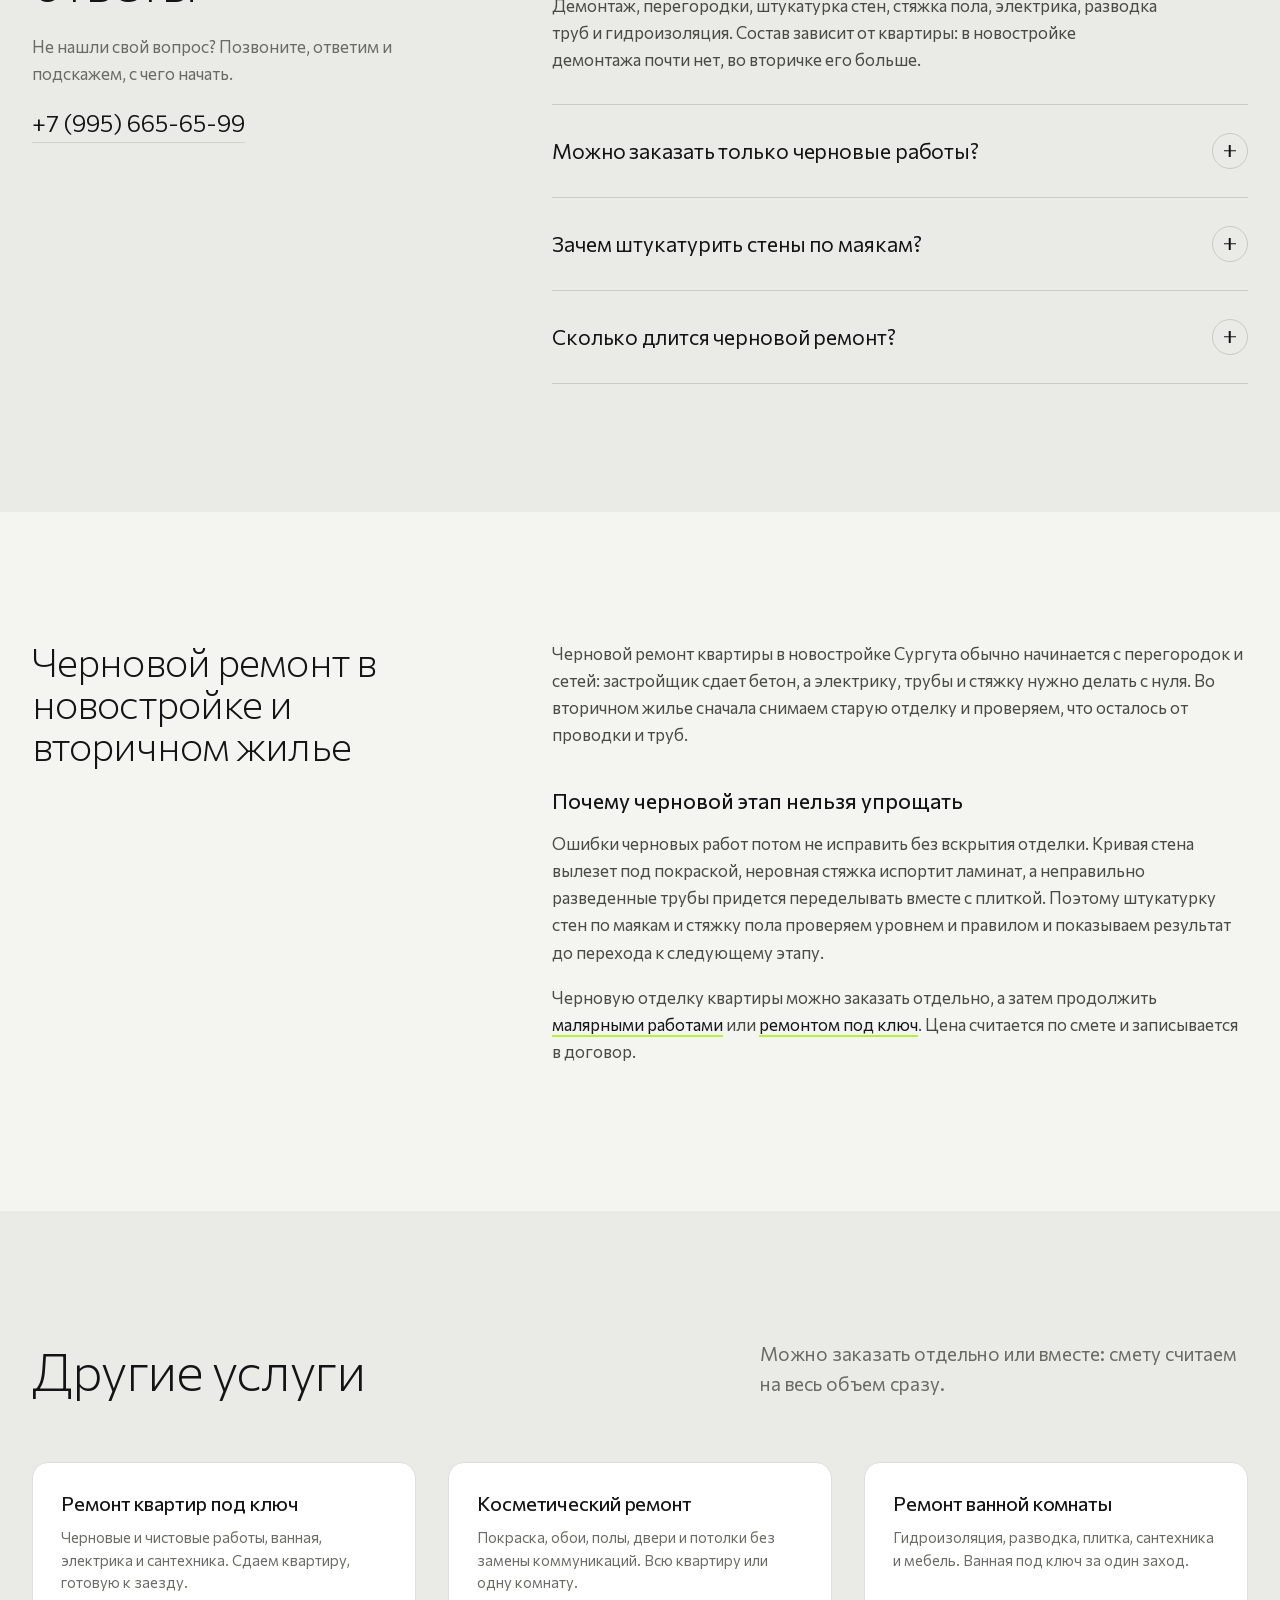
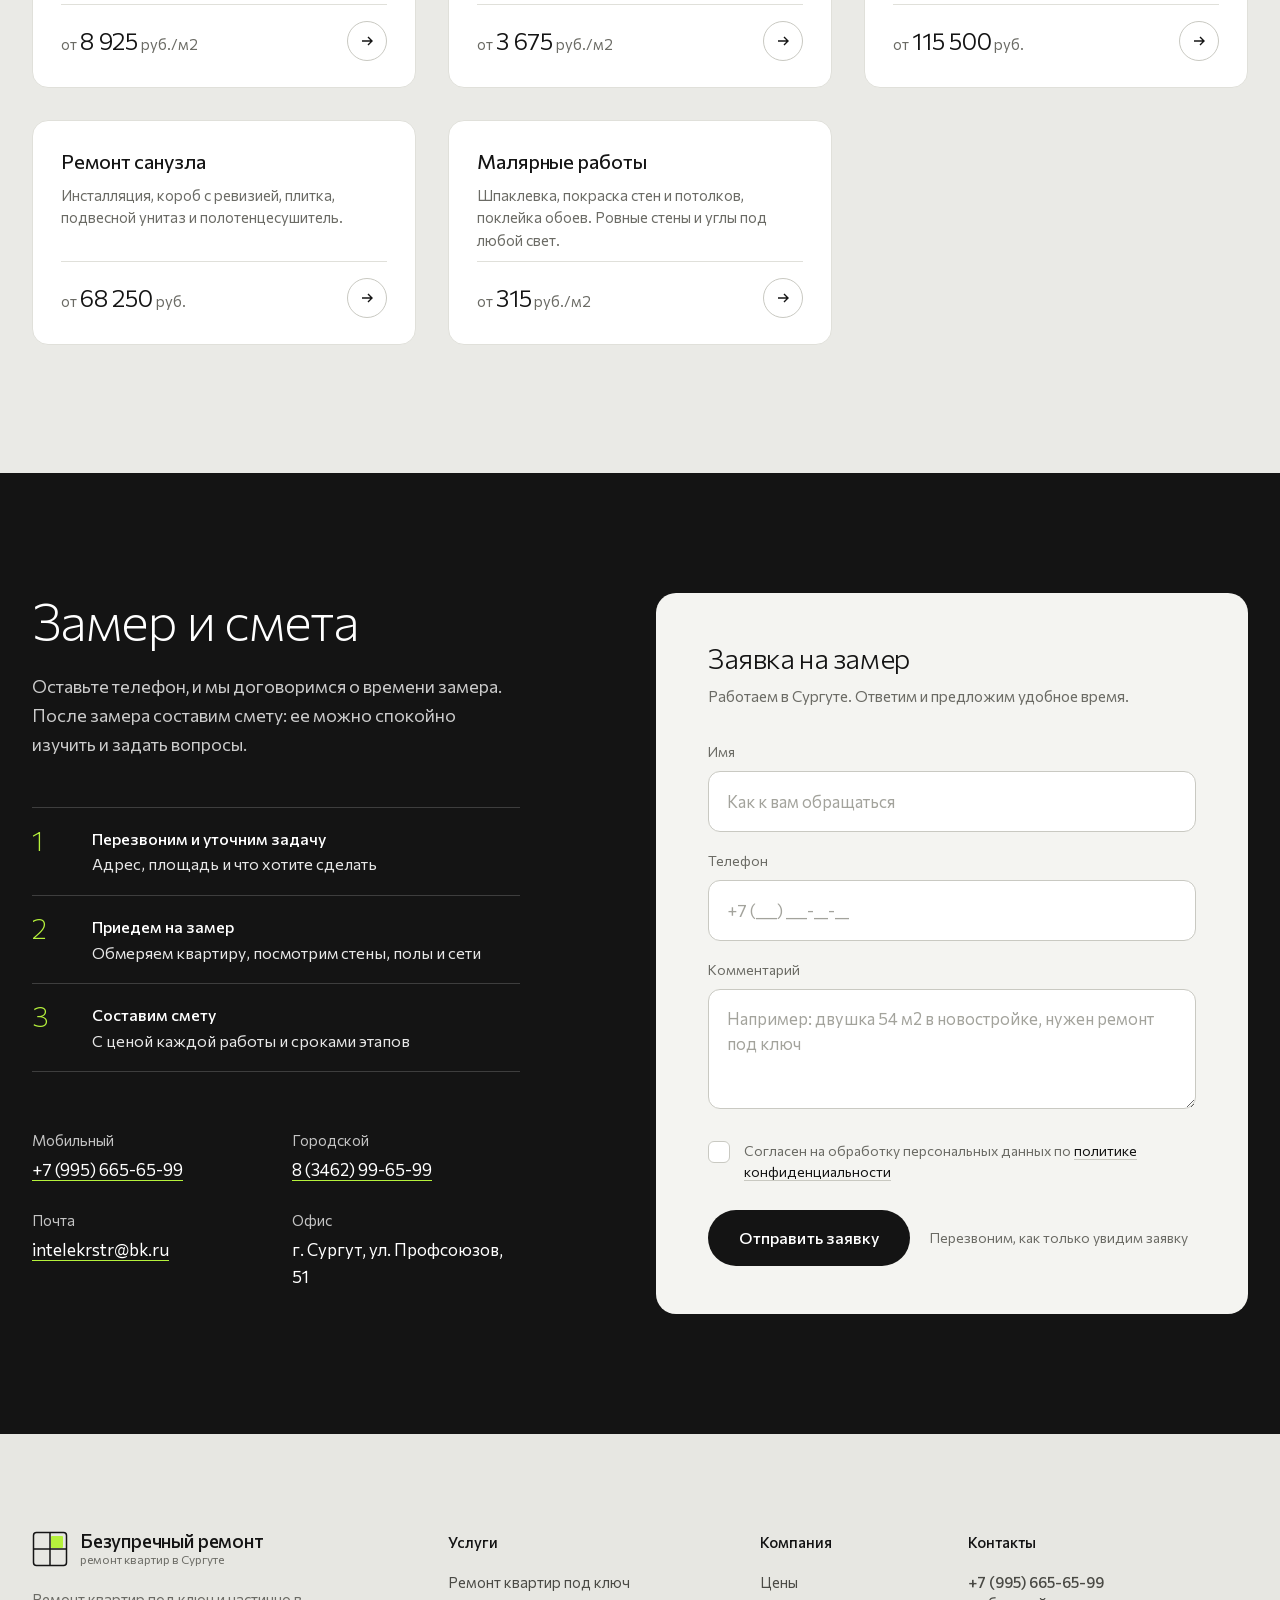
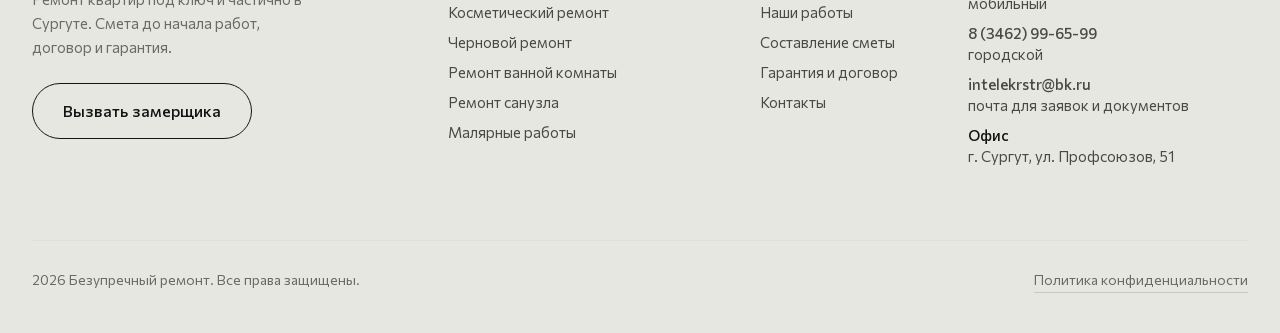
<file: chernovoy-remont.html>
<!doctype html>
<html lang="ru">
<head>
<meta charset="utf-8">
<meta name="viewport" content="width=device-width, initial-scale=1">
<meta name="robots" content="noindex, nofollow">
<title>Черновой ремонт квартиры в Сургуте - штукатурка, стяжка, электрика | Безупречный ремонт</title>
<meta name="description" content="Черновой ремонт квартир в новостройках и вторичном жилье в Сургуте: демонтаж, штукатурка по маякам, стяжка, электрика и разводка труб. Цена от 4 200 руб./м2.">
<meta property="og:type" content="website">
<meta property="og:title" content="Черновой ремонт квартиры в Сургуте - штукатурка, стяжка, электрика | Безупречный ремонт">
<meta property="og:description" content="Черновой ремонт квартир в новостройках и вторичном жилье в Сургуте: демонтаж, штукатурка по маякам, стяжка, электрика и разводка труб. Цена от 4 200 руб./м2.">
<meta property="og:locale" content="ru_RU">
<meta name="theme-color" content="#141414">
<link rel="icon" href="favicon.svg" type="image/svg+xml">
<link rel="preload" href="fonts/commissioner-cyrillic.woff2" as="font" type="font/woff2" crossorigin>
<link rel="stylesheet" href="css/style.css">
<script type="application/ld+json">{"@context":"https://schema.org","@type":"HomeAndConstructionBusiness","name":"Безупречный ремонт","description":"Ремонт квартир под ключ и частично в Сургуте: черновой и косметический ремонт, ремонт ванной и санузла, малярные работы.","telephone":["+79956656599","+73462996599"],"email":"intelekrstr@bk.ru","areaServed":"Сургут","address":{"@type":"PostalAddress","streetAddress":"ул. Профсоюзов, 51","addressLocality":"Сургут","addressCountry":"RU"},"priceRange":"от 315 руб./м2"}</script>
<script type="application/ld+json">{"@context":"https://schema.org","@type":"FAQPage","mainEntity":[{"@type":"Question","name":"Что входит в черновой ремонт?","acceptedAnswer":{"@type":"Answer","text":"Демонтаж, перегородки, штукатурка стен, стяжка пола, электрика, разводка труб и гидроизоляция. Состав зависит от квартиры: в новостройке демонтажа почти нет, во вторичке его больше."}},{"@type":"Question","name":"Можно заказать только черновые работы?","acceptedAnswer":{"@type":"Answer","text":"Да. Многие делают черновой этап сразу после покупки квартиры, а чистовую отделку позже, когда выберут материалы."}},{"@type":"Question","name":"Зачем штукатурить стены по маякам?","acceptedAnswer":{"@type":"Answer","text":"Маяки задают ровную плоскость. Без них стены повторяют все перепады бетона, и это видно под покраской, а плитка и мебель встают с зазорами."}},{"@type":"Question","name":"Сколько длится черновой ремонт?","acceptedAnswer":{"@type":"Answer","text":"Для однокомнатной квартиры обычно 3-5 недель, для двухкомнатной 5-7 недель. Стяжке нужно время на высыхание, его учитываем в графике."}}]}</script>
<script type="application/ld+json">{"@context":"https://schema.org","@type":"Service","name":"Черновой ремонт квартиры в Сургуте","serviceType":"Черновой ремонт","areaServed":"Сургут","provider":{"@type":"HomeAndConstructionBusiness","name":"Безупречный ремонт"},"offers":{"@type":"Offer","priceCurrency":"RUB","price":"4200","description":"от 4 200 руб./м2, работа без материалов"}}</script>
</head>
<body>

<header class="top" id="top">
  <div class="wrap">
    <div class="top-in">
      <a class="logo" href="./" aria-label="Безупречный ремонт, на главную">
        <svg width="36" height="36" viewBox="0 0 36 36" fill="none" aria-hidden="true"><rect x="1.5" y="1.5" width="33" height="33" rx="3" stroke="#FFFFFF" stroke-width="1.5"/><rect x="19" y="5" width="12" height="12" rx="1" fill="#B6F23C"/><path d="M18 1.5v33M1.5 18h33" stroke="#FFFFFF" stroke-width="1.5"/></svg>
        <span class="logo-txt">Безупречный ремонт<small>ремонт квартир в Сургуте</small></span>
      </a>
      <nav class="nav" aria-label="Основное меню">
        <div class="dd">
          <a href="./#uslugi" class="on" aria-haspopup="true">Услуги <svg width="10" height="10" viewBox="0 0 10 10" fill="none" aria-hidden="true"><path d="M2 3.5l3 3 3-3" stroke="#FFFFFF" stroke-width="1.3"/></svg></a>
          <div class="dd-menu"><ul>
            <li><a href="remont-kvartir-pod-klyuch.html">Ремонт квартир под ключ<small>от 8 925 руб./м2</small></a></li>
            <li><a href="kosmeticheskiy-remont.html">Косметический ремонт<small>от 3 675 руб./м2</small></a></li>
            <li><a href="chernovoy-remont.html">Черновой ремонт<small>от 4 200 руб./м2</small></a></li>
            <li><a href="remont-vannoy-komnaty.html">Ремонт ванной комнаты<small>от 115 500 руб.</small></a></li>
            <li><a href="remont-sanuzla.html">Ремонт санузла<small>от 68 250 руб.</small></a></li>
            <li><a href="malyarnye-raboty.html">Малярные работы<small>от 315 руб./м2</small></a></li>
          </ul></div>
        </div>
        <a href="ceny.html">Цены</a>
        <a href="portfolio.html">Наши работы</a>
        <a href="smeta-na-remont.html">Смета</a>
        <a href="garantiya.html">Гарантия</a>
        <a href="kontakty.html">Контакты</a>
      </nav>
      <div class="top-contact">
        <div class="phone"><a href="tel:+79956656599">+7 (995) 665-65-99</a><span>8 (3462) 99-65-99</span></div>
        <a class="btn btn-primary" href="#zayavka">Вызвать замерщика</a>
        <a class="call-ico" href="tel:+79956656599" aria-label="Позвонить">
          <svg width="20" height="20" viewBox="0 0 24 24" fill="none" aria-hidden="true"><path d="M5 4h4l2 5-2.5 1.5a11 11 0 005 5L15 13l5 2v4a2 2 0 01-2 2A16 16 0 013 6a2 2 0 012-2z" stroke="#141414" stroke-width="1.6" stroke-linejoin="round"/></svg>
        </a>
        <button class="burger" type="button" aria-label="Открыть меню" aria-expanded="false"><i></i><i></i></button>
      </div>
    </div>
    <nav class="mnav" aria-label="Мобильное меню">
      <div class="mnav-group">Услуги</div>
      <a class="sub" href="remont-kvartir-pod-klyuch.html">Ремонт квартир под ключ</a>
      <a class="sub" href="kosmeticheskiy-remont.html">Косметический ремонт</a>
      <a class="sub" href="chernovoy-remont.html">Черновой ремонт</a>
      <a class="sub" href="remont-vannoy-komnaty.html">Ремонт ванной комнаты</a>
      <a class="sub" href="remont-sanuzla.html">Ремонт санузла</a>
      <a class="sub" href="malyarnye-raboty.html">Малярные работы</a>
      <div class="mnav-group">Компания</div>
      <a class="sub" href="ceny.html">Цены</a>
      <a class="sub" href="portfolio.html">Наши работы</a>
      <a class="sub" href="smeta-na-remont.html">Смета</a>
      <a class="sub" href="garantiya.html">Гарантия</a>
      <a class="sub" href="kontakty.html">Контакты</a>
      <a class="m-phone" href="tel:+79956656599">+7 (995) 665-65-99</a>
      <a class="btn btn-primary" href="#zayavka">Вызвать замерщика</a>
    </nav>
  </div>
</header>

<main>
<section class="phero">
  <div class="wrap">
    <nav aria-label="Навигационная цепочка"><ol class="crumbs">
      <li><a href="./">Главная</a></li>
      <li><a href="./#uslugi">Услуги</a></li>
      <li aria-current="page">Черновой ремонт</li>
    </ol></nav>
    <div class="hero-grid">
      <div class="hero-text">
        <h1 class="h1">Черновой ремонт квартиры в Сургуте</h1>
        <p class="hero-sub">Черновые работы - это то, что потом скроется под отделкой: ровные стены, стяжка, проводка и трубы. От них зависит, как будет выглядеть и сколько прослужит ремонт, поэтому работаем по уровню и показываем каждый этап.</p>
        <div class="chips"><span class="chip">от <b>4 200</b> руб./м2</span><span class="chip">Новостройки и вторичка</span></div>
        <div class="actions">
          <a class="btn btn-primary" href="#zayavka">Вызвать замерщика</a>
          <a class="btn btn-line" href="ceny.html#kalkulyator">Рассчитать стоимость</a>
        </div>
        <p class="hero-note"><svg width="18" height="18" viewBox="0 0 24 24" fill="none" aria-hidden="true"><rect x="2.5" y="8" width="19" height="8" rx="1.5" stroke="#141414" stroke-width="1.5"/><path d="M6.5 8v3M10.5 8v4.5M14.5 8v3M18.5 8v4.5" stroke="#141414" stroke-width="1.5"/></svg>Можно заказать только черновой этап</p>
      </div>
      <figure class="hero-fig">
        <div class="frame">
          <div class="dim dim-x" aria-hidden="true"><i></i></div>
          <div class="dim dim-y" aria-hidden="true"><i></i></div>
          <img src="img/works/kv-chernovoy-etap.jpg" srcset="img/works/kv-chernovoy-etap-m.jpg 760w, img/works/kv-chernovoy-etap.jpg 1280w" sizes="(max-width: 1100px) 100vw, 55vw" alt="Квартира на этапе черновых работ: стены оштукатурены" width="1280" height="960" fetchpriority="high" decoding="async">
        </div>
        <figcaption><span>Квартира на черновом этапе: стены оштукатурены</span><span>Фото с нашего объекта</span></figcaption>
      </figure>
    </div>
    <div class="ruler">
      <div class="facts">
        <div class="fact"><b>Стены</b><span>штукатурка по маякам</span></div>
        <div class="fact"><b>Полы</b><span>стяжка и наливной пол</span></div>
        <div class="fact"><b>Электрика</b><span>разводка, щит, подрозетники</span></div>
        <div class="fact"><b>Трубы</b><span>водоснабжение и канализация</span></div>
      </div>
    </div>
  </div>
</section>

<section class="section" id="sostav">
  <div class="wrap">
    <header class="sec-head">
      <h2 class="h2">Что входит в работы</h2>
      <p class="lead">Черновой ремонт готовит квартиру к чистовой отделке. Можно заказать его отдельно, а отделку сделать позже.</p>
    </header>
    <ul class="inc">
      <li><svg width="24" height="24" viewBox="0 0 24 24" fill="none" aria-hidden="true"><circle cx="12" cy="12" r="12" fill="#B6F23C"/><path d="M7.5 12.2l3 3 6-6.4" stroke="#141414" stroke-width="1.5" stroke-linecap="round" stroke-linejoin="round"/></svg><h3>Демонтаж</h3><p>Снимаем старые покрытия, перегородки и сантехнику, выносим мусор.</p></li>
      <li><svg width="24" height="24" viewBox="0 0 24 24" fill="none" aria-hidden="true"><circle cx="12" cy="12" r="12" fill="#B6F23C"/><path d="M7.5 12.2l3 3 6-6.4" stroke="#141414" stroke-width="1.5" stroke-linecap="round" stroke-linejoin="round"/></svg><h3>Перегородки</h3><p>Возводим стены из пазогребневых плит, газобетона или гипсокартона.</p></li>
      <li><svg width="24" height="24" viewBox="0 0 24 24" fill="none" aria-hidden="true"><circle cx="12" cy="12" r="12" fill="#B6F23C"/><path d="M7.5 12.2l3 3 6-6.4" stroke="#141414" stroke-width="1.5" stroke-linecap="round" stroke-linejoin="round"/></svg><h3>Штукатурка по маякам</h3><p>Выравниваем стены по уровню, чтобы углы были прямыми, а плитка и обои легли ровно.</p></li>
      <li><svg width="24" height="24" viewBox="0 0 24 24" fill="none" aria-hidden="true"><circle cx="12" cy="12" r="12" fill="#B6F23C"/><path d="M7.5 12.2l3 3 6-6.4" stroke="#141414" stroke-width="1.5" stroke-linecap="round" stroke-linejoin="round"/></svg><h3>Стяжка и наливной пол</h3><p>Выводим пол в один уровень под ламинат, плитку или кварцвинил.</p></li>
      <li><svg width="24" height="24" viewBox="0 0 24 24" fill="none" aria-hidden="true"><circle cx="12" cy="12" r="12" fill="#B6F23C"/><path d="M7.5 12.2l3 3 6-6.4" stroke="#141414" stroke-width="1.5" stroke-linecap="round" stroke-linejoin="round"/></svg><h3>Электромонтаж</h3><p>Штробы, кабель, подрозетники, распределительный щит.</p></li>
      <li><svg width="24" height="24" viewBox="0 0 24 24" fill="none" aria-hidden="true"><circle cx="12" cy="12" r="12" fill="#B6F23C"/><path d="M7.5 12.2l3 3 6-6.4" stroke="#141414" stroke-width="1.5" stroke-linecap="round" stroke-linejoin="round"/></svg><h3>Разводка труб</h3><p>Водоснабжение и канализация под будущую сантехнику.</p></li>
      <li><svg width="24" height="24" viewBox="0 0 24 24" fill="none" aria-hidden="true"><circle cx="12" cy="12" r="12" fill="#B6F23C"/><path d="M7.5 12.2l3 3 6-6.4" stroke="#141414" stroke-width="1.5" stroke-linecap="round" stroke-linejoin="round"/></svg><h3>Гидроизоляция</h3><p>Защищаем пол и мокрые зоны в ванной и санузле.</p></li>
      <li><svg width="24" height="24" viewBox="0 0 24 24" fill="none" aria-hidden="true"><circle cx="12" cy="12" r="12" fill="#B6F23C"/><path d="M7.5 12.2l3 3 6-6.4" stroke="#141414" stroke-width="1.5" stroke-linecap="round" stroke-linejoin="round"/></svg><h3>Откосы и подготовка</h3><p>Готовим откосы окон и стены под шпаклевку и покраску.</p></li>
      <li><svg width="24" height="24" viewBox="0 0 24 24" fill="none" aria-hidden="true"><circle cx="12" cy="12" r="12" fill="#B6F23C"/><path d="M7.5 12.2l3 3 6-6.4" stroke="#141414" stroke-width="1.5" stroke-linecap="round" stroke-linejoin="round"/></svg><h3>Вывоз мусора</h3><p>Выносим строительный мусор по ходу работ.</p></li>
    </ul>
  </div>
</section>

<section class="section section-mist" id="do-posle">
  <div class="wrap">
    <header class="sec-head">
      <h2 class="h2">Как это выглядит на объекте</h2>
      <p class="lead">Стены в новостройке до и после штукатурки. После этого этапа стены готовы под шпаклевку, покраску или плитку.</p>
    </header>
    <div class="pairs">
      <figure class="pair"><div class="pair-ph"><img src="img/works/chern-do.jpg" srcset="img/works/chern-do-m.jpg 760w, img/works/chern-do.jpg 1200w" sizes="(max-width: 760px) 100vw, 50vw" alt="Подготовка стен: штукатурка по маякам" width="1200" height="980" loading="lazy" decoding="async"><span class="tag">До</span></div><figcaption>До: подготовка стен, штукатурка по маякам</figcaption></figure>
      <figure class="pair"><div class="pair-ph"><img src="img/works/chern-posle-2.jpg" srcset="img/works/chern-posle-2-m.jpg 760w, img/works/chern-posle-2.jpg 1200w" sizes="(max-width: 760px) 100vw, 50vw" alt="Выровненные стены в комнате после штукатурки" width="1200" height="1200" loading="lazy" decoding="async"><span class="tag">После</span></div><figcaption>После: стены выровнены</figcaption></figure>
      <figure class="pair"><div class="pair-ph"><img src="img/works/chern-posle-1.jpg" srcset="img/works/chern-posle-1-m.jpg 760w, img/works/chern-posle-1.jpg 1200w" sizes="(max-width: 760px) 100vw, 50vw" alt="Стены после штукатурки, готовы к дальнейшей отделке" width="1200" height="1000" loading="lazy" decoding="async"><span class="tag">После</span></div><figcaption>После: стены готовы к дальнейшей отделке</figcaption></figure>
      <figure class="pair"><div class="pair-ph"><img src="img/works/chern-posle-3.jpg" srcset="img/works/chern-posle-3-m.jpg 511w, img/works/chern-posle-3.jpg 645w" sizes="(max-width: 760px) 100vw, 50vw" alt="Стены выровнены и готовы под шпаклевку" width="645" height="960" loading="lazy" decoding="async"><span class="tag">После</span></div><figcaption>После: стены готовы под шпаклевку</figcaption></figure>
    </div>
  </div>
</section>

<section class="section" id="ceny">
  <div class="wrap">
    <header class="sec-head">
      <h2 class="h2">Цены</h2>
      <p class="lead">Цены за работу без материалов. Итог зависит от объема и состояния помещения, поэтому точную сумму считаем по смете после замера.</p>
    </header>
    <div class="ptable">
      <div class="row head"><span>Работа</span><span>Единица</span><span class="val">Цена работы</span></div>
      <div class="row"><span class="name">Черновой ремонт квартиры</span><span class="unit">м2 пола</span><span class="val">от <b>4 200</b> руб.</span></div>
      <div class="row"><span class="name">Демонтаж покрытий</span><span class="unit">м2</span><span class="val">от <b>210</b> руб.</span></div>
      <div class="row"><span class="name">Штукатурка стен по маякам</span><span class="unit">м2</span><span class="val">от <b>578</b> руб.</span></div>
      <div class="row"><span class="name">Стяжка пола</span><span class="unit">м2</span><span class="val">от <b>525</b> руб.</span></div>
      <div class="row"><span class="name">Электромонтаж</span><span class="unit">точка</span><span class="val">от <b>420</b> руб.</span></div>
      <div class="row"><span class="name">Разводка водоснабжения и канализации</span><span class="unit">точка</span><span class="val">от <b>1 575</b> руб.</span></div>
      <div class="row"><span class="name">Гидроизоляция</span><span class="unit">м2</span><span class="val">от <b>420</b> руб.</span></div>
    </div>
    <div class="ptable-note"><span>Цены за работу без материалов. Точную сумму считаем по смете после замера.</span><a class="link" href="ceny.html">Все цены</a></div>
  </div>
</section>

<section class="section section-mist" id="etapy">
  <div class="wrap">
    <header class="sec-head">
      <h2 class="h2">Как проходят работы</h2>
      <p class="lead">Каждый скрытый этап показываем до того, как переходим к следующему.</p>
    </header>
    <ol class="steps steps-6">
      <li class="step">
        <span class="step-dot" aria-hidden="true"></span>
        <div class="step-top"><span class="step-n">1</span></div>
        <h3 class="h3">Замер</h3>
        <p>Обмеряем квартиру, проверяем перепады стен и пола, обсуждаем расстановку розеток и сантехники.</p>
      </li>
      <li class="step">
        <span class="step-dot" aria-hidden="true"></span>
        <div class="step-top"><span class="step-n">2</span><span class="step-time">до начала работ</span></div>
        <h3 class="h3">Смета и договор</h3>
        <p>Считаем объемы по замеру. Цена и сроки этапов уходят в договор.</p>
      </li>
      <li class="step">
        <span class="step-dot" aria-hidden="true"></span>
        <div class="step-top"><span class="step-n">3</span></div>
        <h3 class="h3">Демонтаж и разметка</h3>
        <p>Убираем лишнее, размечаем перегородки, розетки и выводы труб.</p>
      </li>
      <li class="step">
        <span class="step-dot" aria-hidden="true"></span>
        <div class="step-top"><span class="step-n">4</span></div>
        <h3 class="h3">Сети</h3>
        <p>Прокладываем электрику и трубы, пока стены и пол открыты.</p>
      </li>
      <li class="step">
        <span class="step-dot" aria-hidden="true"></span>
        <div class="step-top"><span class="step-n">5</span></div>
        <h3 class="h3">Стены и полы</h3>
        <p>Штукатурка по маякам и стяжка. Проверяем ровность правилом и уровнем.</p>
      </li>
      <li class="step">
        <span class="step-dot" aria-hidden="true"></span>
        <div class="step-top"><span class="step-n">6</span><span class="step-time">акт приемки</span></div>
        <h3 class="h3">Приемка этапа</h3>
        <p>Показываем результат и подписываем акт. Квартира готова к чистовой отделке.</p>
      </li>
    </ol>
  </div>
</section>

<section class="section" id="foto">
  <div class="wrap">
    <header class="sec-head">
      <h2 class="h2">Подготовка под отделку</h2>
      <p class="lead">После черновых работ стены готовы под покраску, а откосы под финишную отделку.</p>
    </header>
    <div class="gal gal-row">
      <button class="gal-item" type="button" data-lb="img/works/kv-chernovoy-etap.jpg" data-cats="kv chern"><figure><div class="ph"><img src="img/works/kv-chernovoy-etap.jpg" srcset="img/works/kv-chernovoy-etap-m.jpg 760w, img/works/kv-chernovoy-etap.jpg 1280w" sizes="(max-width: 760px) 50vw, 25vw" alt="Квартира на этапе черновых работ: стены оштукатурены" width="1280" height="960" loading="lazy" decoding="async"></div></figure></button>
      <button class="gal-item" type="button" data-lb="img/works/kv-okrashennye-otkosy.jpg" data-cats="kv malyar"><figure><div class="ph"><img src="img/works/kv-okrashennye-otkosy.jpg" srcset="img/works/kv-okrashennye-otkosy-m.jpg 622w, img/works/kv-okrashennye-otkosy.jpg 622w" sizes="(max-width: 760px) 50vw, 25vw" alt="Окрашенные стены и откосы окна" width="622" height="622" loading="lazy" decoding="async"></div></figure></button>
      <button class="gal-item" type="button" data-lb="img/works/kv-biryuzovye-steny.jpg" data-cats="kv malyar"><figure><div class="ph"><img src="img/works/kv-biryuzovye-steny.jpg" srcset="img/works/kv-biryuzovye-steny-m.jpg 622w, img/works/kv-biryuzovye-steny.jpg 622w" sizes="(max-width: 760px) 50vw, 25vw" alt="Стены после покраски в бирюзовый цвет" width="622" height="622" loading="lazy" decoding="async"></div></figure></button>
      <button class="gal-item" type="button" data-lb="img/works/kv-otkosy.jpg" data-cats="kv malyar"><figure><div class="ph"><img src="img/works/kv-otkosy.jpg" srcset="img/works/kv-otkosy-m.jpg 622w, img/works/kv-otkosy.jpg 622w" sizes="(max-width: 760px) 50vw, 25vw" alt="Откосы окна после шпаклевки и покраски" width="622" height="622" loading="lazy" decoding="async"></div></figure></button>
    </div>
    <div class="gal-foot"><span>Другие объекты смотрите в разделе с нашими работами.</span><a class="btn btn-line" href="portfolio.html">Все работы</a></div>
  </div>
</section>

<section class="section section-mist" id="voprosy">
  <div class="wrap">
    <div class="faq">
      <div class="faq-head">
        <h2 class="h2">Вопросы и ответы</h2>
        <p>Не нашли свой вопрос? Позвоните, ответим и подскажем, с чего начать.</p>
        <a class="big-phone" href="tel:+79956656599">+7 (995) 665-65-99</a>
        
      </div>
      <div class="qa">
        <details open>
          <summary>Что входит в черновой ремонт?<span class="pm" aria-hidden="true"></span></summary>
          <p class="ans">Демонтаж, перегородки, штукатурка стен, стяжка пола, электрика, разводка труб и гидроизоляция. Состав зависит от квартиры: в новостройке демонтажа почти нет, во вторичке его больше.</p>
        </details>
        <details>
          <summary>Можно заказать только черновые работы?<span class="pm" aria-hidden="true"></span></summary>
          <p class="ans">Да. Многие делают черновой этап сразу после покупки квартиры, а чистовую отделку позже, когда выберут материалы.</p>
        </details>
        <details>
          <summary>Зачем штукатурить стены по маякам?<span class="pm" aria-hidden="true"></span></summary>
          <p class="ans">Маяки задают ровную плоскость. Без них стены повторяют все перепады бетона, и это видно под покраской, а плитка и мебель встают с зазорами.</p>
        </details>
        <details>
          <summary>Сколько длится черновой ремонт?<span class="pm" aria-hidden="true"></span></summary>
          <p class="ans">Для однокомнатной квартиры обычно <span class="nw">3-5 недель,</span> для двухкомнатной <span class="nw">5-7 недель.</span> Стяжке нужно время на высыхание, его учитываем в графике.</p>
        </details>
      </div>
    </div>
  </div>
</section>

<section class="section">
  <div class="wrap">
    <div class="prose">
      <div class="prose-h"><h2 class="h2">Черновой ремонт в новостройке и вторичном жилье</h2></div>
      <div class="prose-b"><p>Черновой ремонт квартиры в новостройке Сургута обычно начинается с перегородок и сетей: застройщик сдает бетон, а электрику, трубы и стяжку нужно делать с нуля. Во вторичном жилье сначала снимаем старую отделку и проверяем, что осталось от проводки и труб.</p>
        <h3>Почему черновой этап нельзя упрощать</h3>
        <p>Ошибки черновых работ потом не исправить без вскрытия отделки. Кривая стена вылезет под покраской, неровная стяжка испортит ламинат, а неправильно разведенные трубы придется переделывать вместе с плиткой. Поэтому штукатурку стен по маякам и стяжку пола проверяем уровнем и правилом и показываем результат до перехода к следующему этапу.</p>
        <p>Черновую отделку квартиры можно заказать отдельно, а затем продолжить <a href="malyarnye-raboty.html">малярными работами</a> или <a href="remont-kvartir-pod-klyuch.html">ремонтом под ключ</a>. Цена считается по смете и записывается в договор.</p></div>
    </div>
  </div>
</section>

<section class="section section-mist">
  <div class="wrap">
    <header class="sec-head">
      <h2 class="h2">Другие услуги</h2>
      <p class="lead">Можно заказать отдельно или вместе: смету считаем на весь объем сразу.</p>
    </header>
    <div class="related">
      <a class="rel" href="remont-kvartir-pod-klyuch.html"><h3 class="h3">Ремонт квартир под ключ</h3><p>Черновые и чистовые работы, ванная, электрика и сантехника. Сдаем квартиру, готовую к заезду.</p><div class="price-row"><span class="price">от <b>8 925</b> руб./м2</span><span class="go"><svg width="16" height="16" viewBox="0 0 16 16" fill="none" aria-hidden="true"><path d="M3 8h10M9 4l4 4-4 4" stroke="#141414" stroke-width="1.4"/></svg></span></div></a>
      <a class="rel" href="kosmeticheskiy-remont.html"><h3 class="h3">Косметический ремонт</h3><p>Покраска, обои, полы, двери и потолки без замены коммуникаций. Всю квартиру или одну комнату.</p><div class="price-row"><span class="price">от <b>3 675</b> руб./м2</span><span class="go"><svg width="16" height="16" viewBox="0 0 16 16" fill="none" aria-hidden="true"><path d="M3 8h10M9 4l4 4-4 4" stroke="#141414" stroke-width="1.4"/></svg></span></div></a>
      <a class="rel" href="remont-vannoy-komnaty.html"><h3 class="h3">Ремонт ванной комнаты</h3><p>Гидроизоляция, разводка, плитка, сантехника и мебель. Ванная под ключ за один заход.</p><div class="price-row"><span class="price">от <b>115 500</b> руб.</span><span class="go"><svg width="16" height="16" viewBox="0 0 16 16" fill="none" aria-hidden="true"><path d="M3 8h10M9 4l4 4-4 4" stroke="#141414" stroke-width="1.4"/></svg></span></div></a>
      <a class="rel" href="remont-sanuzla.html"><h3 class="h3">Ремонт санузла</h3><p>Инсталляция, короб с ревизией, плитка, подвесной унитаз и полотенцесушитель.</p><div class="price-row"><span class="price">от <b>68 250</b> руб.</span><span class="go"><svg width="16" height="16" viewBox="0 0 16 16" fill="none" aria-hidden="true"><path d="M3 8h10M9 4l4 4-4 4" stroke="#141414" stroke-width="1.4"/></svg></span></div></a>
      <a class="rel" href="malyarnye-raboty.html"><h3 class="h3">Малярные работы</h3><p>Шпаклевка, покраска стен и потолков, поклейка обоев. Ровные стены и углы под любой свет.</p><div class="price-row"><span class="price">от <b>315</b> руб./м2</span><span class="go"><svg width="16" height="16" viewBox="0 0 16 16" fill="none" aria-hidden="true"><path d="M3 8h10M9 4l4 4-4 4" stroke="#141414" stroke-width="1.4"/></svg></span></div></a>
    </div>
  </div>
</section>

<section class="req" id="zayavka">
  <div class="wrap">
    <div class="req-grid">
      <div class="req-text">
        <h2 class="h2">Замер и смета</h2>
        <p>Оставьте телефон, и мы договоримся о времени замера. После замера составим смету: ее можно спокойно изучить и задать вопросы.</p>
        <ol class="next">
          <li><div><b>Перезвоним и уточним задачу</b>Адрес, площадь и что хотите сделать</div></li>
          <li><div><b>Приедем на замер</b>Обмеряем квартиру, посмотрим стены, полы и сети</div></li>
          <li><div><b>Составим смету</b>С ценой каждой работы и сроками этапов</div></li>
        </ol>
        <div class="contacts">
          <div>Мобильный<b><a href="tel:+79956656599">+7 (995) 665-65-99</a></b></div>
          <div>Городской<b><a href="tel:+73462996599">8 (3462) 99-65-99</a></b></div>
          <div>Почта<b><a href="mailto:intelekrstr@bk.ru">intelekrstr@bk.ru</a></b></div>
          <div>Офис<b>г. Сургут, ул. Профсоюзов, 51</b></div>
        </div>
      </div>
      <form class="form" action="send.php" method="post">
        <h3 class="h3">Заявка на замер</h3>
        <p>Работаем в Сургуте. Ответим и предложим удобное время.</p>
        <label class="inp"><span>Имя</span><input type="text" name="name" placeholder="Как к вам обращаться" autocomplete="name" maxlength="100"></label>
        <label class="inp"><span>Телефон</span><input type="tel" name="phone" placeholder="+7 (___) ___-__-__" autocomplete="tel" required maxlength="40"></label>
        <label class="inp"><span>Комментарий</span><textarea name="comment" placeholder="Например: двушка 54 м2 в новостройке, нужен ремонт под ключ" maxlength="2000"></textarea></label>
        <input type="hidden" name="page" value="Черновой ремонт">
        <label class="hp" aria-hidden="true">Сайт<input type="text" name="website" tabindex="-1" autocomplete="off"></label>
        <label class="agree"><input type="checkbox" name="agree" required><span class="box"><svg width="12" height="12" viewBox="0 0 12 12" fill="none" aria-hidden="true"><path d="M2.5 6.2l2.3 2.3 4.7-5" stroke="#fff" stroke-width="1.6" stroke-linecap="round" stroke-linejoin="round"/></svg></span><span>Согласен на обработку персональных данных по <a href="politika.html">политике конфиденциальности</a></span></label>
        <div class="form-foot">
          <button class="btn btn-primary" type="submit">Отправить заявку</button>
          <p>Перезвоним, как только увидим заявку</p>
        </div>
        <p class="form-err">Это предварительная версия сайта: отправка заявок заработает после переноса на хостинг. Пока звоните: <a href="tel:+79956656599">+7 (995) 665-65-99</a></p>
        <div class="form-ok" role="status">
          <h3 class="h3">Заявка отправлена</h3>
          <p>Спасибо! Скоро перезвоним и договоримся о времени замера. Если срочно, звоните: <a class="link" href="tel:+79956656599">+7 (995) 665-65-99</a></p>
        </div>
      </form>
    </div>
  </div>
</section>
</main>

<footer class="foot">
  <div class="wrap">
    <div class="foot-top">
      <div class="foot-brand">
        <a class="logo" href="./"><svg width="36" height="36" viewBox="0 0 36 36" fill="none" aria-hidden="true"><rect x="1.5" y="1.5" width="33" height="33" rx="3" stroke="#141414" stroke-width="1.5"/><rect x="19" y="5" width="12" height="12" rx="1" fill="#B6F23C"/><path d="M18 1.5v33M1.5 18h33" stroke="#141414" stroke-width="1.5"/></svg><span class="logo-txt">Безупречный ремонт<small>ремонт квартир в Сургуте</small></span></a>
        <p>Ремонт квартир под ключ и частично в Сургуте. Смета до начала работ, договор и гарантия.</p>
        <a class="btn btn-line" href="#zayavka">Вызвать замерщика</a>
      </div>
      <nav class="foot-col fc-1" aria-label="Услуги">
        <h4>Услуги</h4>
        <ul>
          <li><a href="remont-kvartir-pod-klyuch.html">Ремонт квартир под ключ</a></li>
          <li><a href="kosmeticheskiy-remont.html">Косметический ремонт</a></li>
          <li><a href="chernovoy-remont.html">Черновой ремонт</a></li>
          <li><a href="remont-vannoy-komnaty.html">Ремонт ванной комнаты</a></li>
          <li><a href="remont-sanuzla.html">Ремонт санузла</a></li>
          <li><a href="malyarnye-raboty.html">Малярные работы</a></li>
        </ul>
      </nav>
      <nav class="foot-col fc-2" aria-label="Компания">
        <h4>Компания</h4>
        <ul>
          <li><a href="ceny.html">Цены</a></li>
          <li><a href="portfolio.html">Наши работы</a></li>
          <li><a href="smeta-na-remont.html">Составление сметы</a></li>
          <li><a href="garantiya.html">Гарантия и договор</a></li>
          <li><a href="kontakty.html">Контакты</a></li>
        </ul>
      </nav>
      <div class="foot-col fc-4">
        <h4>Контакты</h4>
        <ul>
          <li><b><a href="tel:+79956656599">+7 (995) 665-65-99</a></b>мобильный</li>
          <li><b><a href="tel:+73462996599">8 (3462) 99-65-99</a></b>городской</li>
          <li><b><a href="mailto:intelekrstr@bk.ru">intelekrstr@bk.ru</a></b>почта для заявок и документов</li>
          <li><b>Офис</b>г. Сургут, ул. Профсоюзов, 51</li>
        </ul>
      </div>
    </div>
    
    <div class="bottom">
      <span>2026 Безупречный ремонт. Все права защищены.</span>
      <a href="politika.html">Политика конфиденциальности</a>
    </div>
  </div>
</footer>

<script src="js/main.js" defer></script>
</body>
</html>
</file>
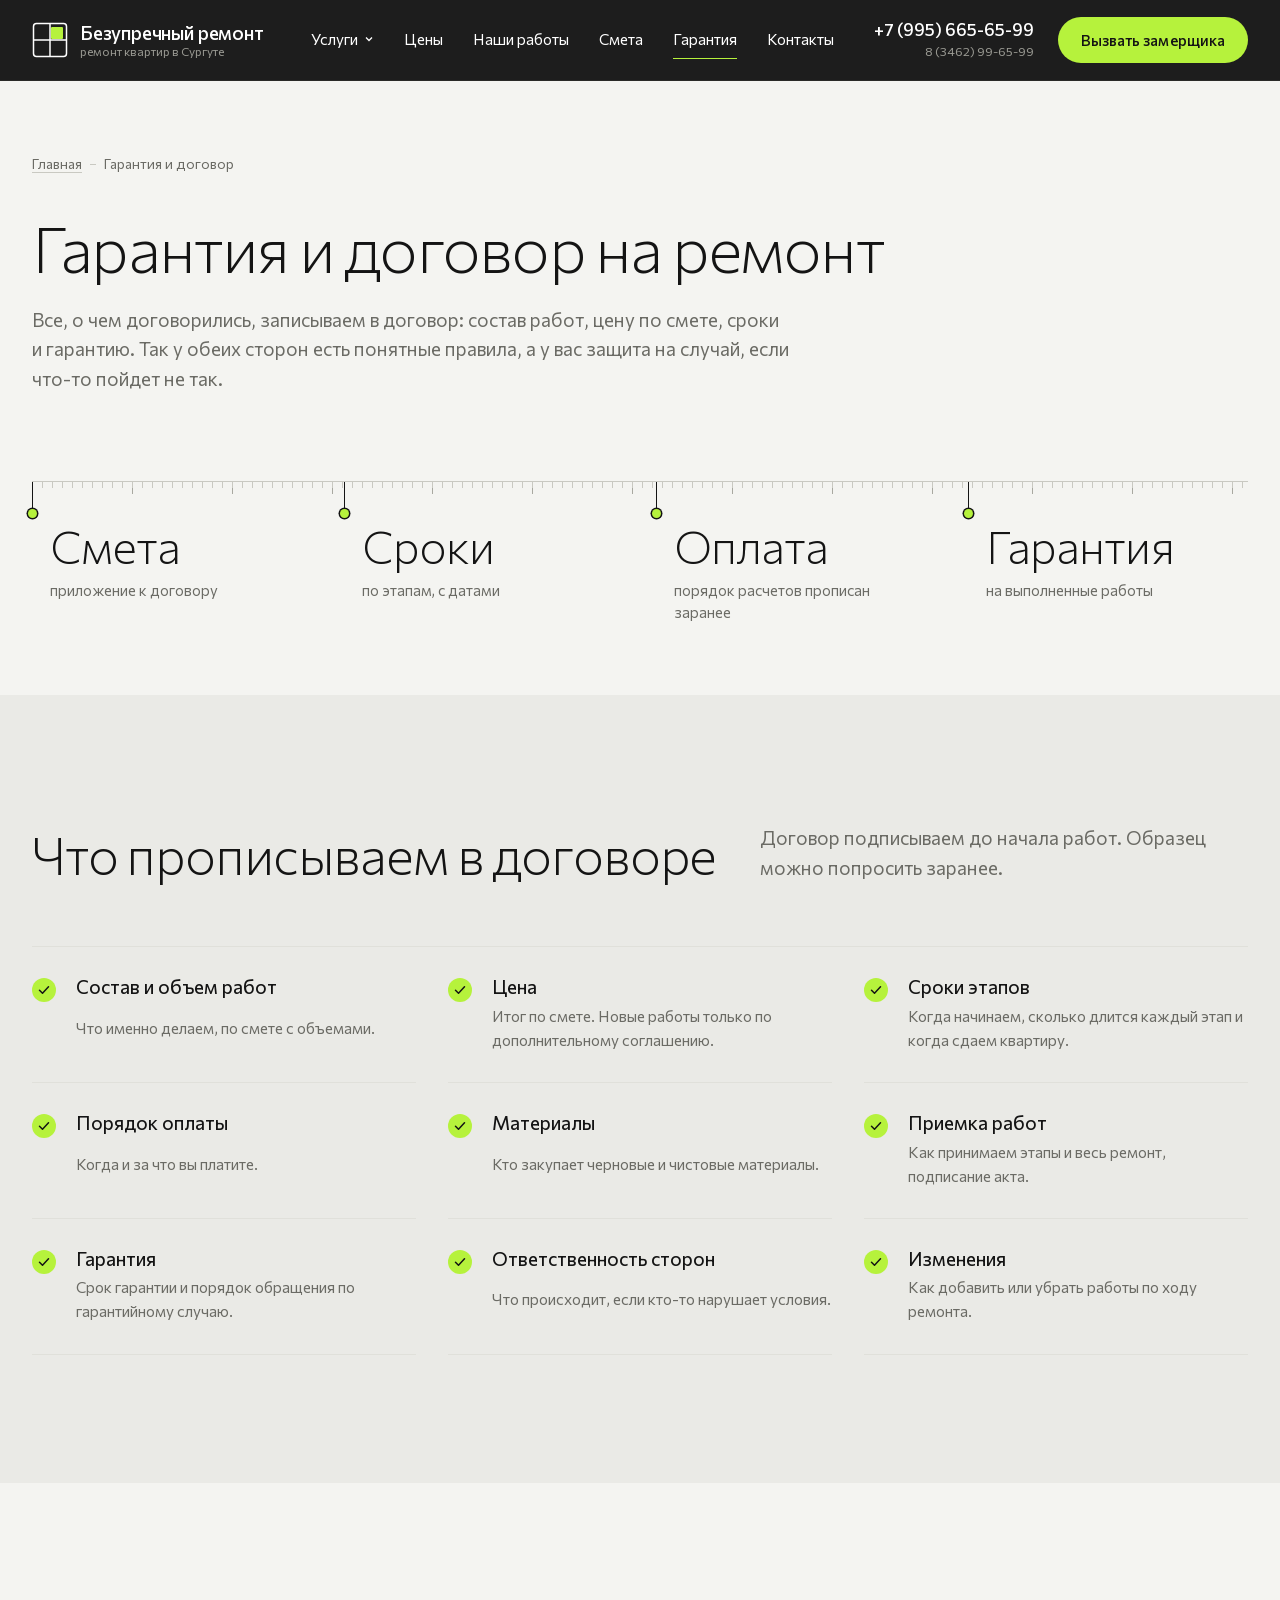
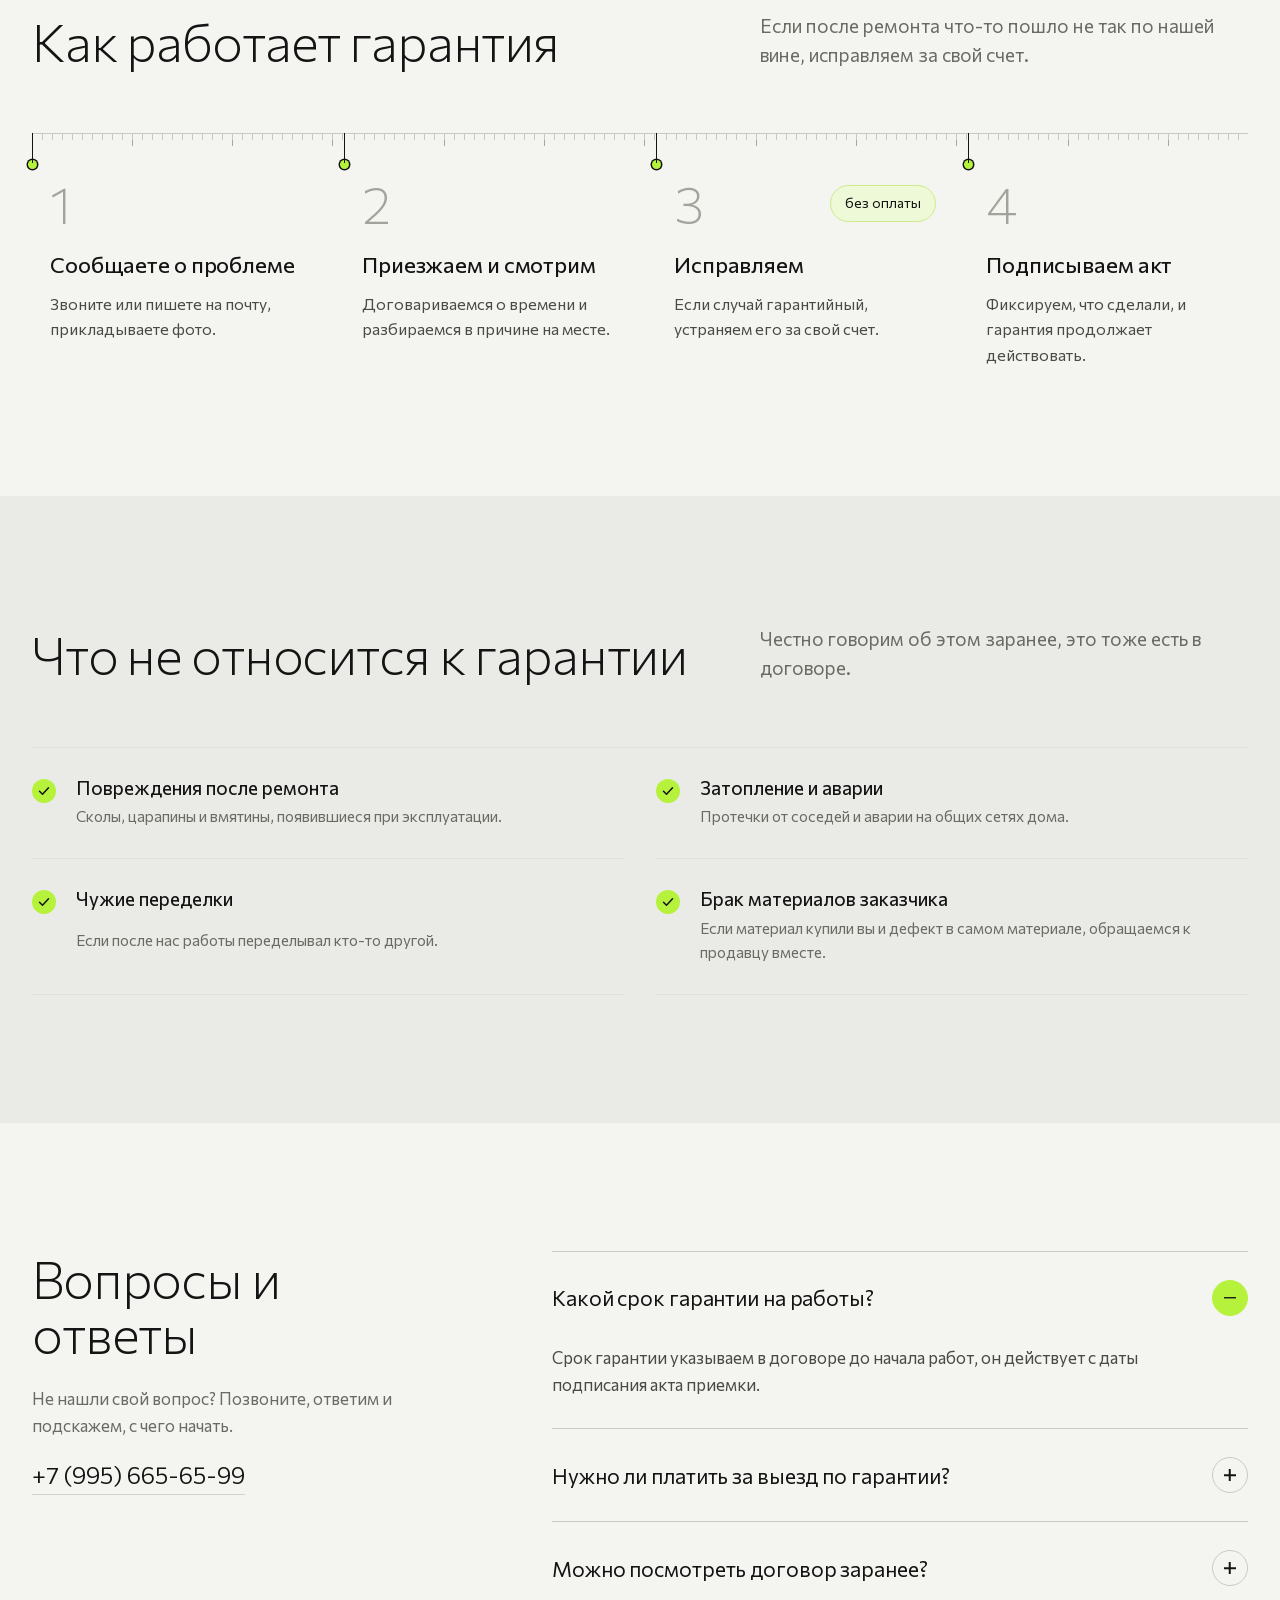
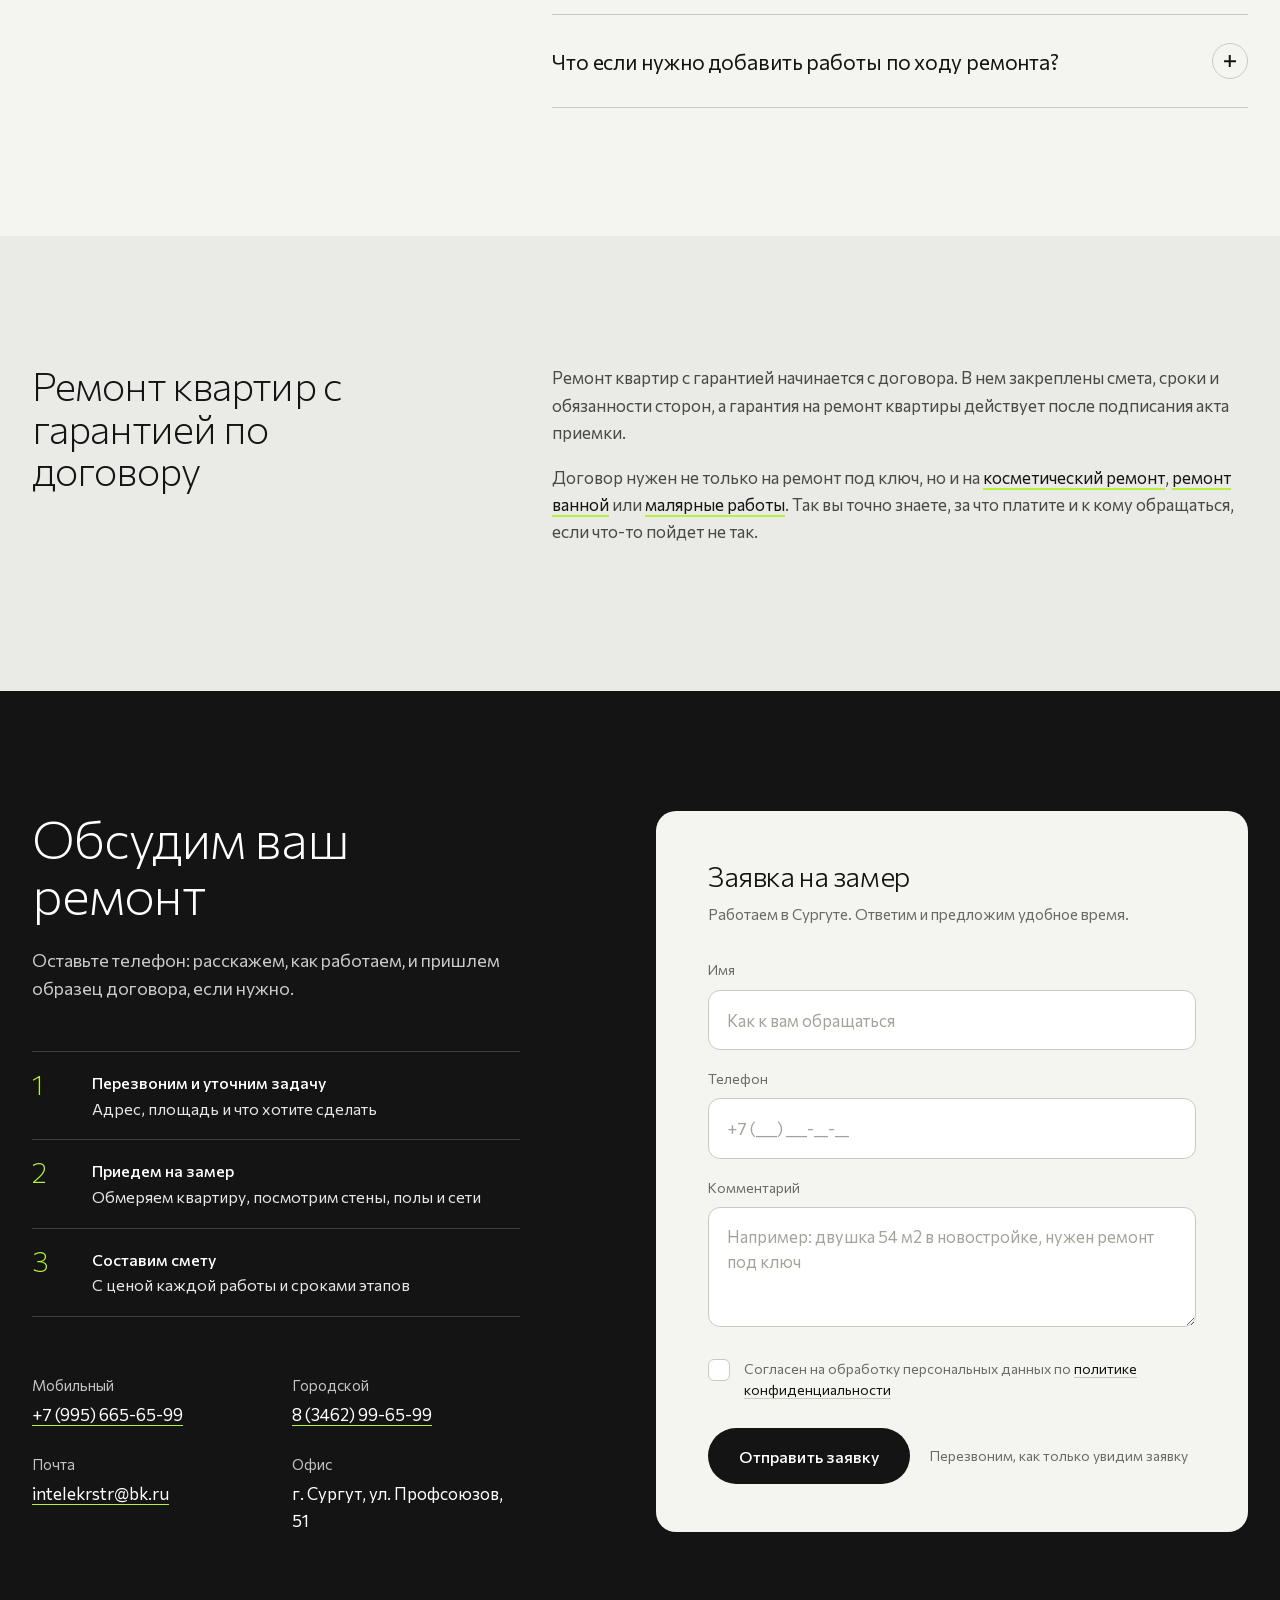
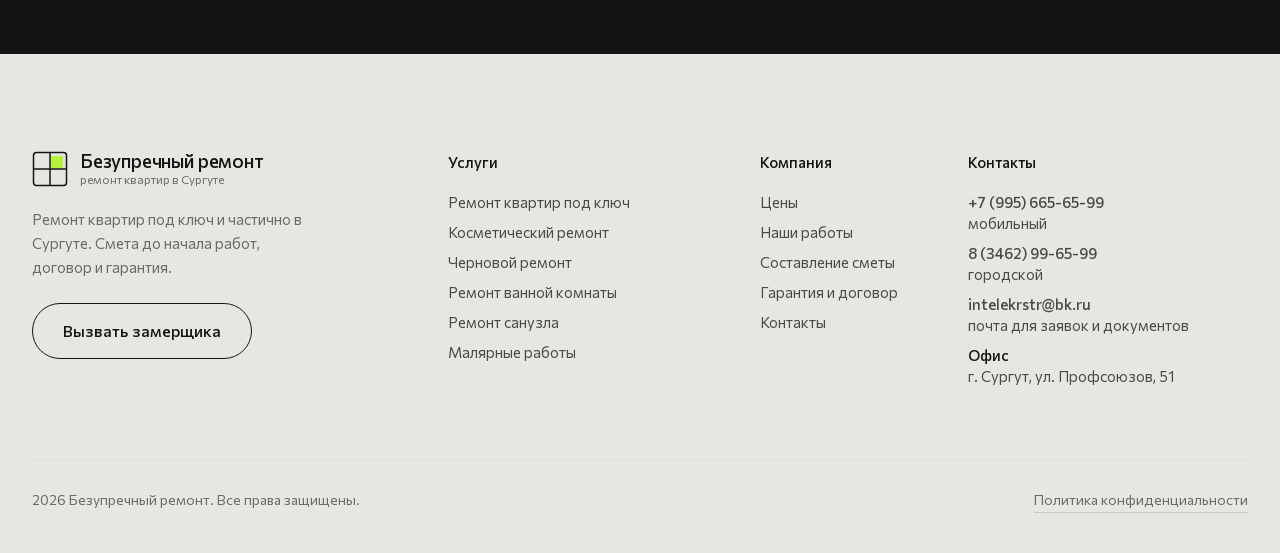
<file: garantiya.html>
<!doctype html>
<html lang="ru">
<head>
<meta charset="utf-8">
<meta name="viewport" content="width=device-width, initial-scale=1">
<meta name="robots" content="noindex, nofollow">
<title>Гарантия на ремонт квартиры по договору - Безупречный ремонт, Сургут</title>
<meta name="description" content="Ремонт квартир по договору: смета, сроки, порядок оплаты и гарантия на выполненные работы. Гарантийные случаи устраняем за свой счет.">
<meta property="og:type" content="website">
<meta property="og:title" content="Гарантия на ремонт квартиры по договору - Безупречный ремонт, Сургут">
<meta property="og:description" content="Ремонт квартир по договору: смета, сроки, порядок оплаты и гарантия на выполненные работы. Гарантийные случаи устраняем за свой счет.">
<meta property="og:locale" content="ru_RU">
<meta name="theme-color" content="#141414">
<link rel="icon" href="favicon.svg" type="image/svg+xml">
<link rel="preload" href="fonts/commissioner-cyrillic.woff2" as="font" type="font/woff2" crossorigin>
<link rel="stylesheet" href="css/style.css">
<script type="application/ld+json">{"@context":"https://schema.org","@type":"HomeAndConstructionBusiness","name":"Безупречный ремонт","description":"Ремонт квартир под ключ и частично в Сургуте: черновой и косметический ремонт, ремонт ванной и санузла, малярные работы.","telephone":["+79956656599","+73462996599"],"email":"intelekrstr@bk.ru","areaServed":"Сургут","address":{"@type":"PostalAddress","streetAddress":"ул. Профсоюзов, 51","addressLocality":"Сургут","addressCountry":"RU"},"priceRange":"от 315 руб./м2"}</script>
<script type="application/ld+json">{"@context":"https://schema.org","@type":"FAQPage","mainEntity":[{"@type":"Question","name":"Какой срок гарантии на работы?","acceptedAnswer":{"@type":"Answer","text":"Срок гарантии указываем в договоре до начала работ, он действует с даты подписания акта приемки."}},{"@type":"Question","name":"Нужно ли платить за выезд по гарантии?","acceptedAnswer":{"@type":"Answer","text":"Нет, если случай гарантийный. Приезжаем, смотрим и исправляем за свой счет."}},{"@type":"Question","name":"Можно посмотреть договор заранее?","acceptedAnswer":{"@type":"Answer","text":"Да. Попросите образец договора по телефону или на замере, чтобы спокойно прочитать его до подписания."}},{"@type":"Question","name":"Что если нужно добавить работы по ходу ремонта?","acceptedAnswer":{"@type":"Answer","text":"Составляем дополнительную смету и согласовываем ее с вами. Без вашего согласия новые работы в счет не попадают."}}]}</script>
</head>
<body>

<header class="top" id="top">
  <div class="wrap">
    <div class="top-in">
      <a class="logo" href="./" aria-label="Безупречный ремонт, на главную">
        <svg width="36" height="36" viewBox="0 0 36 36" fill="none" aria-hidden="true"><rect x="1.5" y="1.5" width="33" height="33" rx="3" stroke="#FFFFFF" stroke-width="1.5"/><rect x="19" y="5" width="12" height="12" rx="1" fill="#B6F23C"/><path d="M18 1.5v33M1.5 18h33" stroke="#FFFFFF" stroke-width="1.5"/></svg>
        <span class="logo-txt">Безупречный ремонт<small>ремонт квартир в Сургуте</small></span>
      </a>
      <nav class="nav" aria-label="Основное меню">
        <div class="dd">
          <a href="./#uslugi" aria-haspopup="true">Услуги <svg width="10" height="10" viewBox="0 0 10 10" fill="none" aria-hidden="true"><path d="M2 3.5l3 3 3-3" stroke="#FFFFFF" stroke-width="1.3"/></svg></a>
          <div class="dd-menu"><ul>
            <li><a href="remont-kvartir-pod-klyuch.html">Ремонт квартир под ключ<small>от 8 925 руб./м2</small></a></li>
            <li><a href="kosmeticheskiy-remont.html">Косметический ремонт<small>от 3 675 руб./м2</small></a></li>
            <li><a href="chernovoy-remont.html">Черновой ремонт<small>от 4 200 руб./м2</small></a></li>
            <li><a href="remont-vannoy-komnaty.html">Ремонт ванной комнаты<small>от 115 500 руб.</small></a></li>
            <li><a href="remont-sanuzla.html">Ремонт санузла<small>от 68 250 руб.</small></a></li>
            <li><a href="malyarnye-raboty.html">Малярные работы<small>от 315 руб./м2</small></a></li>
          </ul></div>
        </div>
        <a href="ceny.html">Цены</a>
        <a href="portfolio.html">Наши работы</a>
        <a href="smeta-na-remont.html">Смета</a>
        <a href="garantiya.html" class="on" aria-current="page">Гарантия</a>
        <a href="kontakty.html">Контакты</a>
      </nav>
      <div class="top-contact">
        <div class="phone"><a href="tel:+79956656599">+7 (995) 665-65-99</a><span>8 (3462) 99-65-99</span></div>
        <a class="btn btn-primary" href="#zayavka">Вызвать замерщика</a>
        <a class="call-ico" href="tel:+79956656599" aria-label="Позвонить">
          <svg width="20" height="20" viewBox="0 0 24 24" fill="none" aria-hidden="true"><path d="M5 4h4l2 5-2.5 1.5a11 11 0 005 5L15 13l5 2v4a2 2 0 01-2 2A16 16 0 013 6a2 2 0 012-2z" stroke="#141414" stroke-width="1.6" stroke-linejoin="round"/></svg>
        </a>
        <button class="burger" type="button" aria-label="Открыть меню" aria-expanded="false"><i></i><i></i></button>
      </div>
    </div>
    <nav class="mnav" aria-label="Мобильное меню">
      <div class="mnav-group">Услуги</div>
      <a class="sub" href="remont-kvartir-pod-klyuch.html">Ремонт квартир под ключ</a>
      <a class="sub" href="kosmeticheskiy-remont.html">Косметический ремонт</a>
      <a class="sub" href="chernovoy-remont.html">Черновой ремонт</a>
      <a class="sub" href="remont-vannoy-komnaty.html">Ремонт ванной комнаты</a>
      <a class="sub" href="remont-sanuzla.html">Ремонт санузла</a>
      <a class="sub" href="malyarnye-raboty.html">Малярные работы</a>
      <div class="mnav-group">Компания</div>
      <a class="sub" href="ceny.html">Цены</a>
      <a class="sub" href="portfolio.html">Наши работы</a>
      <a class="sub" href="smeta-na-remont.html">Смета</a>
      <a class="sub" href="garantiya.html">Гарантия</a>
      <a class="sub" href="kontakty.html">Контакты</a>
      <a class="m-phone" href="tel:+79956656599">+7 (995) 665-65-99</a>
      <a class="btn btn-primary" href="#zayavka">Вызвать замерщика</a>
    </nav>
  </div>
</header>

<main>
<section class="page-head">
  <div class="wrap">
    <nav aria-label="Навигационная цепочка"><ol class="crumbs">
      <li><a href="./">Главная</a></li>
      <li aria-current="page">Гарантия и договор</li>
    </ol></nav>
    <h1 class="h1">Гарантия и договор на ремонт</h1>
    <p class="lead">Все, о чем договорились, записываем в договор: состав работ, цену по смете, сроки и гарантию. Так у обеих сторон есть понятные правила, а у вас защита на случай, если что-то пойдет не так.</p>
    <div class="ruler">
      <div class="facts">
        <div class="fact"><b>Смета</b><span>приложение к договору</span></div>
        <div class="fact"><b>Сроки</b><span>по этапам, с датами</span></div>
        <div class="fact"><b>Оплата</b><span>порядок расчетов прописан заранее</span></div>
        <div class="fact"><b>Гарантия</b><span>на выполненные работы</span></div>
      </div>
    </div>
  </div>
</section>

<section class="section section-mist">
  <div class="wrap">
    <header class="sec-head">
      <h2 class="h2">Что прописываем в договоре</h2>
      <p class="lead">Договор подписываем до начала работ. Образец можно попросить заранее.</p>
    </header>
    <ul class="inc">
      <li><svg width="24" height="24" viewBox="0 0 24 24" fill="none" aria-hidden="true"><circle cx="12" cy="12" r="12" fill="#B6F23C"/><path d="M7.5 12.2l3 3 6-6.4" stroke="#141414" stroke-width="1.5" stroke-linecap="round" stroke-linejoin="round"/></svg><h3>Состав и объем работ</h3><p>Что именно делаем, по смете с объемами.</p></li>
      <li><svg width="24" height="24" viewBox="0 0 24 24" fill="none" aria-hidden="true"><circle cx="12" cy="12" r="12" fill="#B6F23C"/><path d="M7.5 12.2l3 3 6-6.4" stroke="#141414" stroke-width="1.5" stroke-linecap="round" stroke-linejoin="round"/></svg><h3>Цена</h3><p>Итог по смете. Новые работы только по дополнительному соглашению.</p></li>
      <li><svg width="24" height="24" viewBox="0 0 24 24" fill="none" aria-hidden="true"><circle cx="12" cy="12" r="12" fill="#B6F23C"/><path d="M7.5 12.2l3 3 6-6.4" stroke="#141414" stroke-width="1.5" stroke-linecap="round" stroke-linejoin="round"/></svg><h3>Сроки этапов</h3><p>Когда начинаем, сколько длится каждый этап и когда сдаем квартиру.</p></li>
      <li><svg width="24" height="24" viewBox="0 0 24 24" fill="none" aria-hidden="true"><circle cx="12" cy="12" r="12" fill="#B6F23C"/><path d="M7.5 12.2l3 3 6-6.4" stroke="#141414" stroke-width="1.5" stroke-linecap="round" stroke-linejoin="round"/></svg><h3>Порядок оплаты</h3><p>Когда и за что вы платите.</p></li>
      <li><svg width="24" height="24" viewBox="0 0 24 24" fill="none" aria-hidden="true"><circle cx="12" cy="12" r="12" fill="#B6F23C"/><path d="M7.5 12.2l3 3 6-6.4" stroke="#141414" stroke-width="1.5" stroke-linecap="round" stroke-linejoin="round"/></svg><h3>Материалы</h3><p>Кто закупает черновые и чистовые материалы.</p></li>
      <li><svg width="24" height="24" viewBox="0 0 24 24" fill="none" aria-hidden="true"><circle cx="12" cy="12" r="12" fill="#B6F23C"/><path d="M7.5 12.2l3 3 6-6.4" stroke="#141414" stroke-width="1.5" stroke-linecap="round" stroke-linejoin="round"/></svg><h3>Приемка работ</h3><p>Как принимаем этапы и весь ремонт, подписание акта.</p></li>
      <li><svg width="24" height="24" viewBox="0 0 24 24" fill="none" aria-hidden="true"><circle cx="12" cy="12" r="12" fill="#B6F23C"/><path d="M7.5 12.2l3 3 6-6.4" stroke="#141414" stroke-width="1.5" stroke-linecap="round" stroke-linejoin="round"/></svg><h3>Гарантия</h3><p>Срок гарантии и порядок обращения по гарантийному случаю.</p></li>
      <li><svg width="24" height="24" viewBox="0 0 24 24" fill="none" aria-hidden="true"><circle cx="12" cy="12" r="12" fill="#B6F23C"/><path d="M7.5 12.2l3 3 6-6.4" stroke="#141414" stroke-width="1.5" stroke-linecap="round" stroke-linejoin="round"/></svg><h3>Ответственность сторон</h3><p>Что происходит, если кто-то нарушает условия.</p></li>
      <li><svg width="24" height="24" viewBox="0 0 24 24" fill="none" aria-hidden="true"><circle cx="12" cy="12" r="12" fill="#B6F23C"/><path d="M7.5 12.2l3 3 6-6.4" stroke="#141414" stroke-width="1.5" stroke-linecap="round" stroke-linejoin="round"/></svg><h3>Изменения</h3><p>Как добавить или убрать работы по ходу ремонта.</p></li>
    </ul>
  </div>
</section>

<section class="section">
  <div class="wrap">
    <header class="sec-head">
      <h2 class="h2">Как работает гарантия</h2>
      <p class="lead">Если после ремонта что-то пошло не так по нашей вине, исправляем за свой счет.</p>
    </header>
    <ol class="steps steps-4">
      <li class="step">
        <span class="step-dot" aria-hidden="true"></span>
        <div class="step-top"><span class="step-n">1</span></div>
        <h3 class="h3">Сообщаете о проблеме</h3>
        <p>Звоните или пишете на почту, прикладываете фото.</p>
      </li>
      <li class="step">
        <span class="step-dot" aria-hidden="true"></span>
        <div class="step-top"><span class="step-n">2</span></div>
        <h3 class="h3">Приезжаем и смотрим</h3>
        <p>Договариваемся о времени и разбираемся в причине на месте.</p>
      </li>
      <li class="step">
        <span class="step-dot" aria-hidden="true"></span>
        <div class="step-top"><span class="step-n">3</span><span class="step-time">без оплаты</span></div>
        <h3 class="h3">Исправляем</h3>
        <p>Если случай гарантийный, устраняем его за свой счет.</p>
      </li>
      <li class="step">
        <span class="step-dot" aria-hidden="true"></span>
        <div class="step-top"><span class="step-n">4</span></div>
        <h3 class="h3">Подписываем акт</h3>
        <p>Фиксируем, что сделали, и гарантия продолжает действовать.</p>
      </li>
    </ol>
  </div>
</section>

<section class="section section-mist">
  <div class="wrap">
    <header class="sec-head">
      <h2 class="h2">Что не относится к гарантии</h2>
      <p class="lead">Честно говорим об этом заранее, это тоже есть в договоре.</p>
    </header>
    <ul class="inc inc-2">
      <li><svg width="24" height="24" viewBox="0 0 24 24" fill="none" aria-hidden="true"><circle cx="12" cy="12" r="12" fill="#B6F23C"/><path d="M7.5 12.2l3 3 6-6.4" stroke="#141414" stroke-width="1.5" stroke-linecap="round" stroke-linejoin="round"/></svg><h3>Повреждения после ремонта</h3><p>Сколы, царапины и вмятины, появившиеся при эксплуатации.</p></li>
      <li><svg width="24" height="24" viewBox="0 0 24 24" fill="none" aria-hidden="true"><circle cx="12" cy="12" r="12" fill="#B6F23C"/><path d="M7.5 12.2l3 3 6-6.4" stroke="#141414" stroke-width="1.5" stroke-linecap="round" stroke-linejoin="round"/></svg><h3>Затопление и аварии</h3><p>Протечки от соседей и аварии на общих сетях дома.</p></li>
      <li><svg width="24" height="24" viewBox="0 0 24 24" fill="none" aria-hidden="true"><circle cx="12" cy="12" r="12" fill="#B6F23C"/><path d="M7.5 12.2l3 3 6-6.4" stroke="#141414" stroke-width="1.5" stroke-linecap="round" stroke-linejoin="round"/></svg><h3>Чужие переделки</h3><p>Если после нас работы переделывал кто-то другой.</p></li>
      <li><svg width="24" height="24" viewBox="0 0 24 24" fill="none" aria-hidden="true"><circle cx="12" cy="12" r="12" fill="#B6F23C"/><path d="M7.5 12.2l3 3 6-6.4" stroke="#141414" stroke-width="1.5" stroke-linecap="round" stroke-linejoin="round"/></svg><h3>Брак материалов заказчика</h3><p>Если материал купили вы и дефект в самом материале, обращаемся к продавцу вместе.</p></li>
    </ul>
  </div>
</section>

<section class="section" id="voprosy">
  <div class="wrap">
    <div class="faq">
      <div class="faq-head">
        <h2 class="h2">Вопросы и ответы</h2>
        <p>Не нашли свой вопрос? Позвоните, ответим и подскажем, с чего начать.</p>
        <a class="big-phone" href="tel:+79956656599">+7 (995) 665-65-99</a>
        
      </div>
      <div class="qa">
        <details open>
          <summary>Какой срок гарантии на работы?<span class="pm" aria-hidden="true"></span></summary>
          <p class="ans">Срок гарантии указываем в договоре до начала работ, он действует с даты подписания акта приемки.</p>
        </details>
        <details>
          <summary>Нужно ли платить за выезд по гарантии?<span class="pm" aria-hidden="true"></span></summary>
          <p class="ans">Нет, если случай гарантийный. Приезжаем, смотрим и исправляем за свой счет.</p>
        </details>
        <details>
          <summary>Можно посмотреть договор заранее?<span class="pm" aria-hidden="true"></span></summary>
          <p class="ans">Да. Попросите образец договора по телефону или на замере, чтобы спокойно прочитать его до подписания.</p>
        </details>
        <details>
          <summary>Что если нужно добавить работы по ходу ремонта?<span class="pm" aria-hidden="true"></span></summary>
          <p class="ans">Составляем дополнительную смету и согласовываем ее с вами. Без вашего согласия новые работы в счет не попадают.</p>
        </details>
      </div>
    </div>
  </div>
</section>

<section class="section section-mist">
  <div class="wrap">
    <div class="prose">
      <div class="prose-h"><h2 class="h2">Ремонт квартир с гарантией по договору</h2></div>
      <div class="prose-b"><p>Ремонт квартир с гарантией начинается с договора. В нем закреплены смета, сроки и обязанности сторон, а гарантия на ремонт квартиры действует после подписания акта приемки.</p>
        <p>Договор нужен не только на ремонт под ключ, но и на <a href="kosmeticheskiy-remont.html">косметический ремонт</a>, <a href="remont-vannoy-komnaty.html">ремонт ванной</a> или <a href="malyarnye-raboty.html">малярные работы</a>. Так вы точно знаете, за что платите и к кому обращаться, если что-то пойдет не так.</p></div>
    </div>
  </div>
</section>

<section class="req" id="zayavka">
  <div class="wrap">
    <div class="req-grid">
      <div class="req-text">
        <h2 class="h2">Обсудим ваш ремонт</h2>
        <p>Оставьте телефон: расскажем, как работаем, и пришлем образец договора, если нужно.</p>
        <ol class="next">
          <li><div><b>Перезвоним и уточним задачу</b>Адрес, площадь и что хотите сделать</div></li>
          <li><div><b>Приедем на замер</b>Обмеряем квартиру, посмотрим стены, полы и сети</div></li>
          <li><div><b>Составим смету</b>С ценой каждой работы и сроками этапов</div></li>
        </ol>
        <div class="contacts">
          <div>Мобильный<b><a href="tel:+79956656599">+7 (995) 665-65-99</a></b></div>
          <div>Городской<b><a href="tel:+73462996599">8 (3462) 99-65-99</a></b></div>
          <div>Почта<b><a href="mailto:intelekrstr@bk.ru">intelekrstr@bk.ru</a></b></div>
          <div>Офис<b>г. Сургут, ул. Профсоюзов, 51</b></div>
        </div>
      </div>
      <form class="form" action="send.php" method="post">
        <h3 class="h3">Заявка на замер</h3>
        <p>Работаем в Сургуте. Ответим и предложим удобное время.</p>
        <label class="inp"><span>Имя</span><input type="text" name="name" placeholder="Как к вам обращаться" autocomplete="name" maxlength="100"></label>
        <label class="inp"><span>Телефон</span><input type="tel" name="phone" placeholder="+7 (___) ___-__-__" autocomplete="tel" required maxlength="40"></label>
        <label class="inp"><span>Комментарий</span><textarea name="comment" placeholder="Например: двушка 54 м2 в новостройке, нужен ремонт под ключ" maxlength="2000"></textarea></label>
        <input type="hidden" name="page" value="Гарантия">
        <label class="hp" aria-hidden="true">Сайт<input type="text" name="website" tabindex="-1" autocomplete="off"></label>
        <label class="agree"><input type="checkbox" name="agree" required><span class="box"><svg width="12" height="12" viewBox="0 0 12 12" fill="none" aria-hidden="true"><path d="M2.5 6.2l2.3 2.3 4.7-5" stroke="#fff" stroke-width="1.6" stroke-linecap="round" stroke-linejoin="round"/></svg></span><span>Согласен на обработку персональных данных по <a href="politika.html">политике конфиденциальности</a></span></label>
        <div class="form-foot">
          <button class="btn btn-primary" type="submit">Отправить заявку</button>
          <p>Перезвоним, как только увидим заявку</p>
        </div>
        <p class="form-err">Это предварительная версия сайта: отправка заявок заработает после переноса на хостинг. Пока звоните: <a href="tel:+79956656599">+7 (995) 665-65-99</a></p>
        <div class="form-ok" role="status">
          <h3 class="h3">Заявка отправлена</h3>
          <p>Спасибо! Скоро перезвоним и договоримся о времени замера. Если срочно, звоните: <a class="link" href="tel:+79956656599">+7 (995) 665-65-99</a></p>
        </div>
      </form>
    </div>
  </div>
</section>
</main>

<footer class="foot">
  <div class="wrap">
    <div class="foot-top">
      <div class="foot-brand">
        <a class="logo" href="./"><svg width="36" height="36" viewBox="0 0 36 36" fill="none" aria-hidden="true"><rect x="1.5" y="1.5" width="33" height="33" rx="3" stroke="#141414" stroke-width="1.5"/><rect x="19" y="5" width="12" height="12" rx="1" fill="#B6F23C"/><path d="M18 1.5v33M1.5 18h33" stroke="#141414" stroke-width="1.5"/></svg><span class="logo-txt">Безупречный ремонт<small>ремонт квартир в Сургуте</small></span></a>
        <p>Ремонт квартир под ключ и частично в Сургуте. Смета до начала работ, договор и гарантия.</p>
        <a class="btn btn-line" href="#zayavka">Вызвать замерщика</a>
      </div>
      <nav class="foot-col fc-1" aria-label="Услуги">
        <h4>Услуги</h4>
        <ul>
          <li><a href="remont-kvartir-pod-klyuch.html">Ремонт квартир под ключ</a></li>
          <li><a href="kosmeticheskiy-remont.html">Косметический ремонт</a></li>
          <li><a href="chernovoy-remont.html">Черновой ремонт</a></li>
          <li><a href="remont-vannoy-komnaty.html">Ремонт ванной комнаты</a></li>
          <li><a href="remont-sanuzla.html">Ремонт санузла</a></li>
          <li><a href="malyarnye-raboty.html">Малярные работы</a></li>
        </ul>
      </nav>
      <nav class="foot-col fc-2" aria-label="Компания">
        <h4>Компания</h4>
        <ul>
          <li><a href="ceny.html">Цены</a></li>
          <li><a href="portfolio.html">Наши работы</a></li>
          <li><a href="smeta-na-remont.html">Составление сметы</a></li>
          <li><a href="garantiya.html">Гарантия и договор</a></li>
          <li><a href="kontakty.html">Контакты</a></li>
        </ul>
      </nav>
      <div class="foot-col fc-4">
        <h4>Контакты</h4>
        <ul>
          <li><b><a href="tel:+79956656599">+7 (995) 665-65-99</a></b>мобильный</li>
          <li><b><a href="tel:+73462996599">8 (3462) 99-65-99</a></b>городской</li>
          <li><b><a href="mailto:intelekrstr@bk.ru">intelekrstr@bk.ru</a></b>почта для заявок и документов</li>
          <li><b>Офис</b>г. Сургут, ул. Профсоюзов, 51</li>
        </ul>
      </div>
    </div>
    
    <div class="bottom">
      <span>2026 Безупречный ремонт. Все права защищены.</span>
      <a href="politika.html">Политика конфиденциальности</a>
    </div>
  </div>
</footer>

<script src="js/main.js" defer></script>
</body>
</html>
</file>
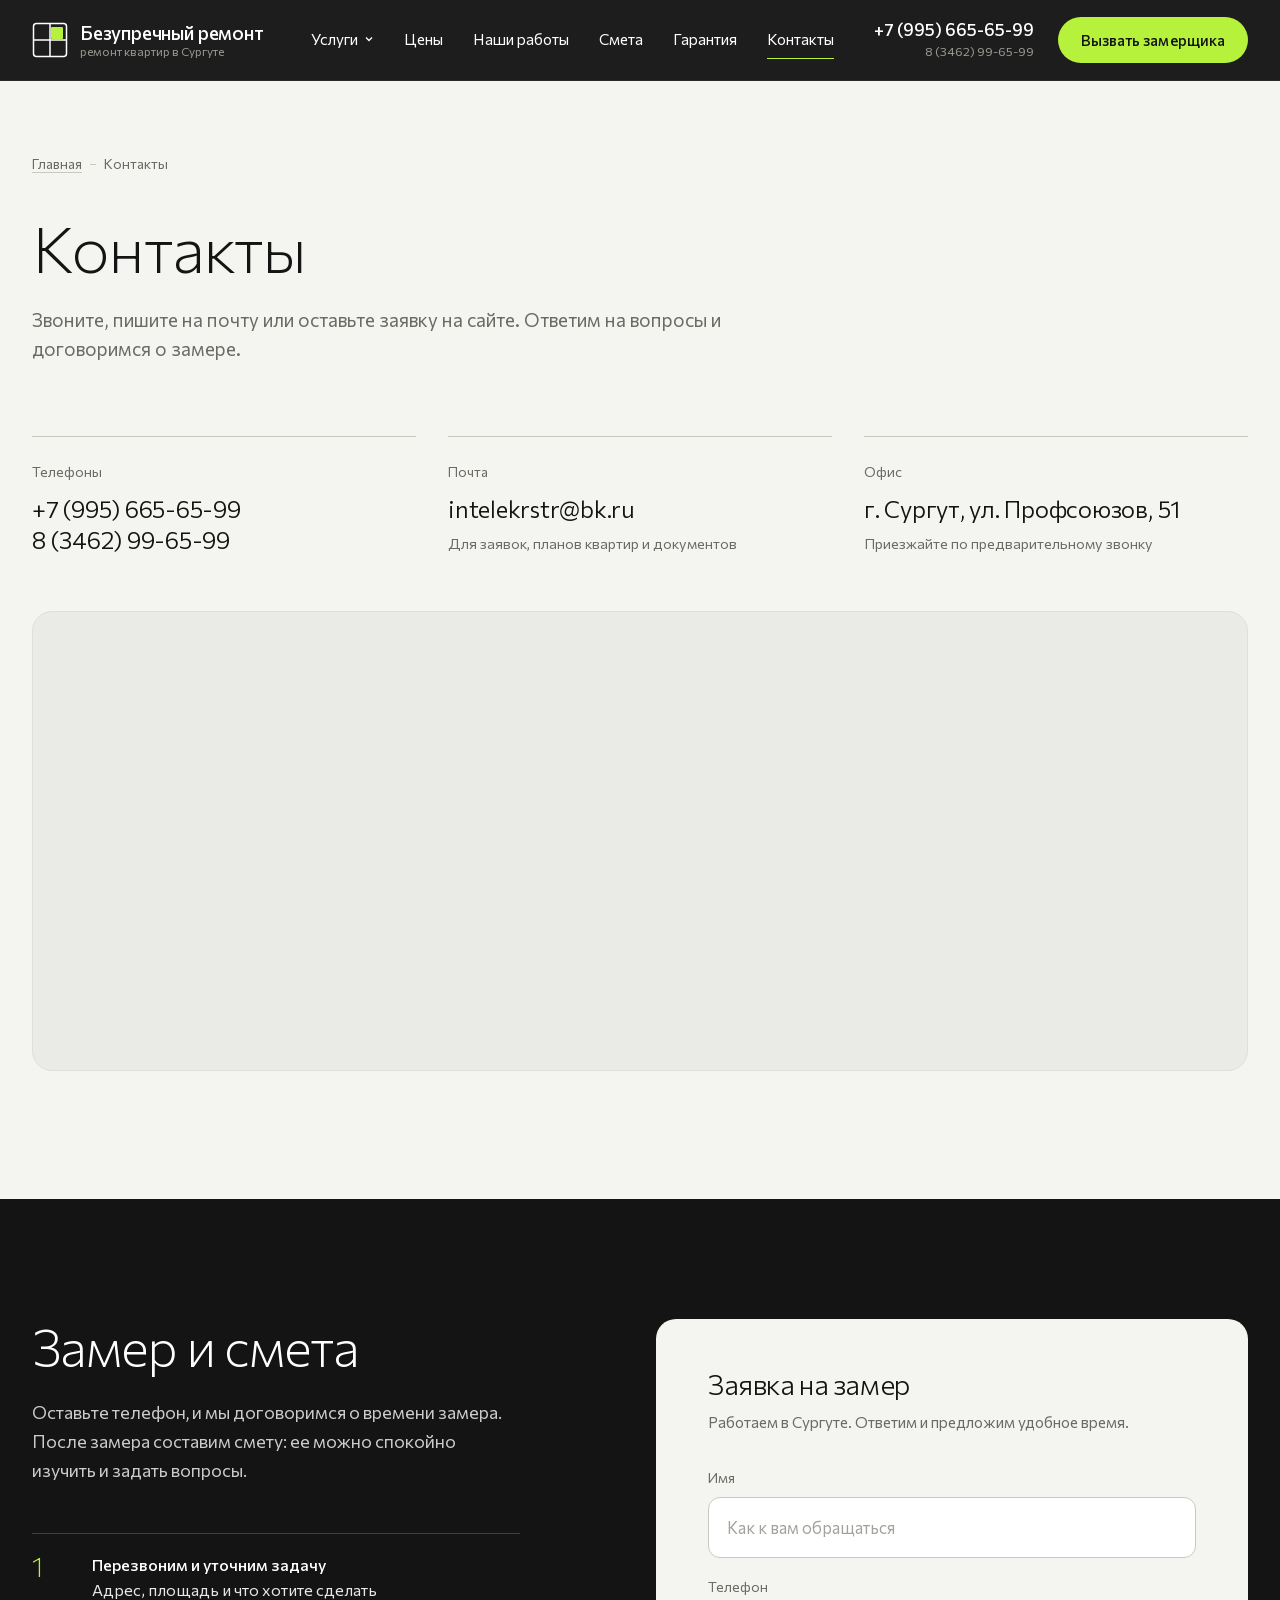
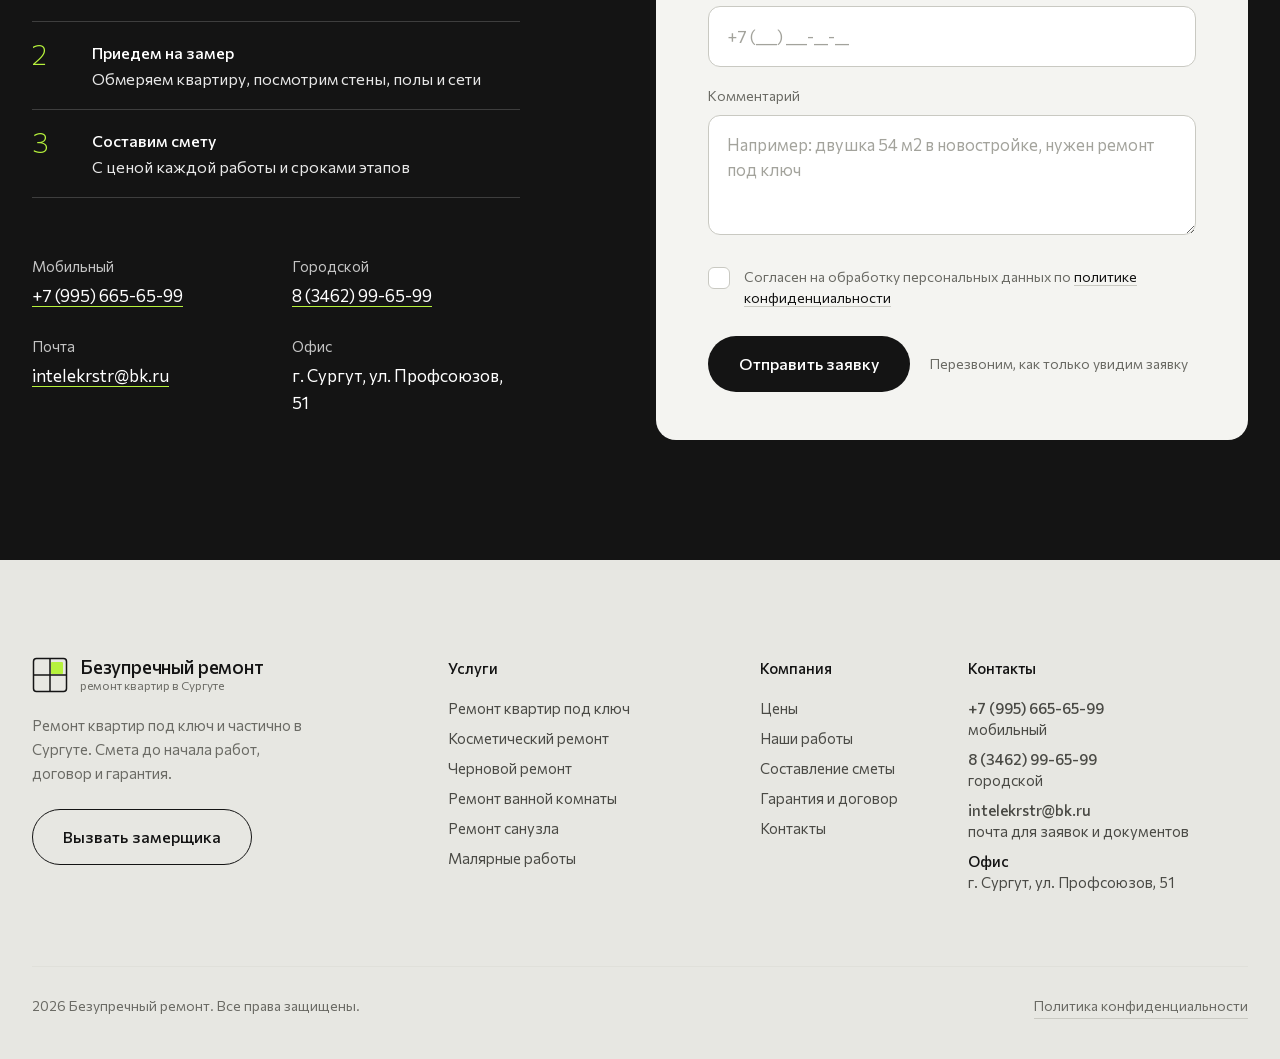
<file: kontakty.html>
<!doctype html>
<html lang="ru">
<head>
<meta charset="utf-8">
<meta name="viewport" content="width=device-width, initial-scale=1">
<meta name="robots" content="noindex, nofollow">
<title>Контакты - Безупречный ремонт, Сургут, ул. Профсоюзов, 51</title>
<meta name="description" content="Контакты компании Безупречный ремонт: телефон +7 (995) 665-65-99, 8 (3462) 99-65-99, почта intelekrstr@bk.ru. Офис: г. Сургут, ул. Профсоюзов, 51.">
<meta property="og:type" content="website">
<meta property="og:title" content="Контакты - Безупречный ремонт, Сургут, ул. Профсоюзов, 51">
<meta property="og:description" content="Контакты компании Безупречный ремонт: телефон +7 (995) 665-65-99, 8 (3462) 99-65-99, почта intelekrstr@bk.ru. Офис: г. Сургут, ул. Профсоюзов, 51.">
<meta property="og:locale" content="ru_RU">
<meta name="theme-color" content="#141414">
<link rel="icon" href="favicon.svg" type="image/svg+xml">
<link rel="preload" href="fonts/commissioner-cyrillic.woff2" as="font" type="font/woff2" crossorigin>
<link rel="stylesheet" href="css/style.css">
<script type="application/ld+json">{"@context":"https://schema.org","@type":"HomeAndConstructionBusiness","name":"Безупречный ремонт","description":"Ремонт квартир под ключ и частично в Сургуте: черновой и косметический ремонт, ремонт ванной и санузла, малярные работы.","telephone":["+79956656599","+73462996599"],"email":"intelekrstr@bk.ru","areaServed":"Сургут","address":{"@type":"PostalAddress","streetAddress":"ул. Профсоюзов, 51","addressLocality":"Сургут","addressCountry":"RU"},"priceRange":"от 315 руб./м2"}</script>
</head>
<body>

<header class="top" id="top">
  <div class="wrap">
    <div class="top-in">
      <a class="logo" href="./" aria-label="Безупречный ремонт, на главную">
        <svg width="36" height="36" viewBox="0 0 36 36" fill="none" aria-hidden="true"><rect x="1.5" y="1.5" width="33" height="33" rx="3" stroke="#FFFFFF" stroke-width="1.5"/><rect x="19" y="5" width="12" height="12" rx="1" fill="#B6F23C"/><path d="M18 1.5v33M1.5 18h33" stroke="#FFFFFF" stroke-width="1.5"/></svg>
        <span class="logo-txt">Безупречный ремонт<small>ремонт квартир в Сургуте</small></span>
      </a>
      <nav class="nav" aria-label="Основное меню">
        <div class="dd">
          <a href="./#uslugi" aria-haspopup="true">Услуги <svg width="10" height="10" viewBox="0 0 10 10" fill="none" aria-hidden="true"><path d="M2 3.5l3 3 3-3" stroke="#FFFFFF" stroke-width="1.3"/></svg></a>
          <div class="dd-menu"><ul>
            <li><a href="remont-kvartir-pod-klyuch.html">Ремонт квартир под ключ<small>от 8 925 руб./м2</small></a></li>
            <li><a href="kosmeticheskiy-remont.html">Косметический ремонт<small>от 3 675 руб./м2</small></a></li>
            <li><a href="chernovoy-remont.html">Черновой ремонт<small>от 4 200 руб./м2</small></a></li>
            <li><a href="remont-vannoy-komnaty.html">Ремонт ванной комнаты<small>от 115 500 руб.</small></a></li>
            <li><a href="remont-sanuzla.html">Ремонт санузла<small>от 68 250 руб.</small></a></li>
            <li><a href="malyarnye-raboty.html">Малярные работы<small>от 315 руб./м2</small></a></li>
          </ul></div>
        </div>
        <a href="ceny.html">Цены</a>
        <a href="portfolio.html">Наши работы</a>
        <a href="smeta-na-remont.html">Смета</a>
        <a href="garantiya.html">Гарантия</a>
        <a href="kontakty.html" class="on" aria-current="page">Контакты</a>
      </nav>
      <div class="top-contact">
        <div class="phone"><a href="tel:+79956656599">+7 (995) 665-65-99</a><span>8 (3462) 99-65-99</span></div>
        <a class="btn btn-primary" href="#zayavka">Вызвать замерщика</a>
        <a class="call-ico" href="tel:+79956656599" aria-label="Позвонить">
          <svg width="20" height="20" viewBox="0 0 24 24" fill="none" aria-hidden="true"><path d="M5 4h4l2 5-2.5 1.5a11 11 0 005 5L15 13l5 2v4a2 2 0 01-2 2A16 16 0 013 6a2 2 0 012-2z" stroke="#141414" stroke-width="1.6" stroke-linejoin="round"/></svg>
        </a>
        <button class="burger" type="button" aria-label="Открыть меню" aria-expanded="false"><i></i><i></i></button>
      </div>
    </div>
    <nav class="mnav" aria-label="Мобильное меню">
      <div class="mnav-group">Услуги</div>
      <a class="sub" href="remont-kvartir-pod-klyuch.html">Ремонт квартир под ключ</a>
      <a class="sub" href="kosmeticheskiy-remont.html">Косметический ремонт</a>
      <a class="sub" href="chernovoy-remont.html">Черновой ремонт</a>
      <a class="sub" href="remont-vannoy-komnaty.html">Ремонт ванной комнаты</a>
      <a class="sub" href="remont-sanuzla.html">Ремонт санузла</a>
      <a class="sub" href="malyarnye-raboty.html">Малярные работы</a>
      <div class="mnav-group">Компания</div>
      <a class="sub" href="ceny.html">Цены</a>
      <a class="sub" href="portfolio.html">Наши работы</a>
      <a class="sub" href="smeta-na-remont.html">Смета</a>
      <a class="sub" href="garantiya.html">Гарантия</a>
      <a class="sub" href="kontakty.html">Контакты</a>
      <a class="m-phone" href="tel:+79956656599">+7 (995) 665-65-99</a>
      <a class="btn btn-primary" href="#zayavka">Вызвать замерщика</a>
    </nav>
  </div>
</header>

<main>
<section class="page-head">
  <div class="wrap">
    <nav aria-label="Навигационная цепочка"><ol class="crumbs">
      <li><a href="./">Главная</a></li>
      <li aria-current="page">Контакты</li>
    </ol></nav>
    <h1 class="h1">Контакты</h1>
    <p class="lead">Звоните, пишите на почту или оставьте заявку на сайте. Ответим на вопросы и договоримся о замере.</p>
  </div>
</section>

<section class="section" style="padding-top:0">
  <div class="wrap">
    <div class="cgrid">
      <div class="ccard"><span>Телефоны</span><a href="tel:+79956656599">+7 (995) 665-65-99</a><a href="tel:+73462996599">8 (3462) 99-65-99</a></div>
      <div class="ccard"><span>Почта</span><a href="mailto:intelekrstr@bk.ru">intelekrstr@bk.ru</a><small>Для заявок, планов квартир и документов</small></div>
      <div class="ccard"><span>Офис</span><b>г. Сургут, ул. Профсоюзов, 51</b><small>Приезжайте по предварительному звонку</small></div>
    </div>
    <div class="map"><iframe src="https://yandex.ru/map-widget/v1/?mode=search&z=16&text=%D0%A1%D1%83%D1%80%D0%B3%D1%83%D1%82%2C%20%D1%83%D0%BB%D0%B8%D1%86%D0%B0%20%D0%9F%D1%80%D0%BE%D1%84%D1%81%D0%BE%D1%8E%D0%B7%D0%BE%D0%B2%2C%2051" title="Офис на карте: г. Сургут, ул. Профсоюзов, 51" loading="lazy" allowfullscreen></iframe></div>
  </div>
</section>

<section class="req" id="zayavka">
  <div class="wrap">
    <div class="req-grid">
      <div class="req-text">
        <h2 class="h2">Замер и смета</h2>
        <p>Оставьте телефон, и мы договоримся о времени замера. После замера составим смету: ее можно спокойно изучить и задать вопросы.</p>
        <ol class="next">
          <li><div><b>Перезвоним и уточним задачу</b>Адрес, площадь и что хотите сделать</div></li>
          <li><div><b>Приедем на замер</b>Обмеряем квартиру, посмотрим стены, полы и сети</div></li>
          <li><div><b>Составим смету</b>С ценой каждой работы и сроками этапов</div></li>
        </ol>
        <div class="contacts">
          <div>Мобильный<b><a href="tel:+79956656599">+7 (995) 665-65-99</a></b></div>
          <div>Городской<b><a href="tel:+73462996599">8 (3462) 99-65-99</a></b></div>
          <div>Почта<b><a href="mailto:intelekrstr@bk.ru">intelekrstr@bk.ru</a></b></div>
          <div>Офис<b>г. Сургут, ул. Профсоюзов, 51</b></div>
        </div>
      </div>
      <form class="form" action="send.php" method="post">
        <h3 class="h3">Заявка на замер</h3>
        <p>Работаем в Сургуте. Ответим и предложим удобное время.</p>
        <label class="inp"><span>Имя</span><input type="text" name="name" placeholder="Как к вам обращаться" autocomplete="name" maxlength="100"></label>
        <label class="inp"><span>Телефон</span><input type="tel" name="phone" placeholder="+7 (___) ___-__-__" autocomplete="tel" required maxlength="40"></label>
        <label class="inp"><span>Комментарий</span><textarea name="comment" placeholder="Например: двушка 54 м2 в новостройке, нужен ремонт под ключ" maxlength="2000"></textarea></label>
        <input type="hidden" name="page" value="Контакты">
        <label class="hp" aria-hidden="true">Сайт<input type="text" name="website" tabindex="-1" autocomplete="off"></label>
        <label class="agree"><input type="checkbox" name="agree" required><span class="box"><svg width="12" height="12" viewBox="0 0 12 12" fill="none" aria-hidden="true"><path d="M2.5 6.2l2.3 2.3 4.7-5" stroke="#fff" stroke-width="1.6" stroke-linecap="round" stroke-linejoin="round"/></svg></span><span>Согласен на обработку персональных данных по <a href="politika.html">политике конфиденциальности</a></span></label>
        <div class="form-foot">
          <button class="btn btn-primary" type="submit">Отправить заявку</button>
          <p>Перезвоним, как только увидим заявку</p>
        </div>
        <p class="form-err">Это предварительная версия сайта: отправка заявок заработает после переноса на хостинг. Пока звоните: <a href="tel:+79956656599">+7 (995) 665-65-99</a></p>
        <div class="form-ok" role="status">
          <h3 class="h3">Заявка отправлена</h3>
          <p>Спасибо! Скоро перезвоним и договоримся о времени замера. Если срочно, звоните: <a class="link" href="tel:+79956656599">+7 (995) 665-65-99</a></p>
        </div>
      </form>
    </div>
  </div>
</section>
</main>

<footer class="foot">
  <div class="wrap">
    <div class="foot-top">
      <div class="foot-brand">
        <a class="logo" href="./"><svg width="36" height="36" viewBox="0 0 36 36" fill="none" aria-hidden="true"><rect x="1.5" y="1.5" width="33" height="33" rx="3" stroke="#141414" stroke-width="1.5"/><rect x="19" y="5" width="12" height="12" rx="1" fill="#B6F23C"/><path d="M18 1.5v33M1.5 18h33" stroke="#141414" stroke-width="1.5"/></svg><span class="logo-txt">Безупречный ремонт<small>ремонт квартир в Сургуте</small></span></a>
        <p>Ремонт квартир под ключ и частично в Сургуте. Смета до начала работ, договор и гарантия.</p>
        <a class="btn btn-line" href="#zayavka">Вызвать замерщика</a>
      </div>
      <nav class="foot-col fc-1" aria-label="Услуги">
        <h4>Услуги</h4>
        <ul>
          <li><a href="remont-kvartir-pod-klyuch.html">Ремонт квартир под ключ</a></li>
          <li><a href="kosmeticheskiy-remont.html">Косметический ремонт</a></li>
          <li><a href="chernovoy-remont.html">Черновой ремонт</a></li>
          <li><a href="remont-vannoy-komnaty.html">Ремонт ванной комнаты</a></li>
          <li><a href="remont-sanuzla.html">Ремонт санузла</a></li>
          <li><a href="malyarnye-raboty.html">Малярные работы</a></li>
        </ul>
      </nav>
      <nav class="foot-col fc-2" aria-label="Компания">
        <h4>Компания</h4>
        <ul>
          <li><a href="ceny.html">Цены</a></li>
          <li><a href="portfolio.html">Наши работы</a></li>
          <li><a href="smeta-na-remont.html">Составление сметы</a></li>
          <li><a href="garantiya.html">Гарантия и договор</a></li>
          <li><a href="kontakty.html">Контакты</a></li>
        </ul>
      </nav>
      <div class="foot-col fc-4">
        <h4>Контакты</h4>
        <ul>
          <li><b><a href="tel:+79956656599">+7 (995) 665-65-99</a></b>мобильный</li>
          <li><b><a href="tel:+73462996599">8 (3462) 99-65-99</a></b>городской</li>
          <li><b><a href="mailto:intelekrstr@bk.ru">intelekrstr@bk.ru</a></b>почта для заявок и документов</li>
          <li><b>Офис</b>г. Сургут, ул. Профсоюзов, 51</li>
        </ul>
      </div>
    </div>
    
    <div class="bottom">
      <span>2026 Безупречный ремонт. Все права защищены.</span>
      <a href="politika.html">Политика конфиденциальности</a>
    </div>
  </div>
</footer>

<script src="js/main.js" defer></script>
</body>
</html>
</file>
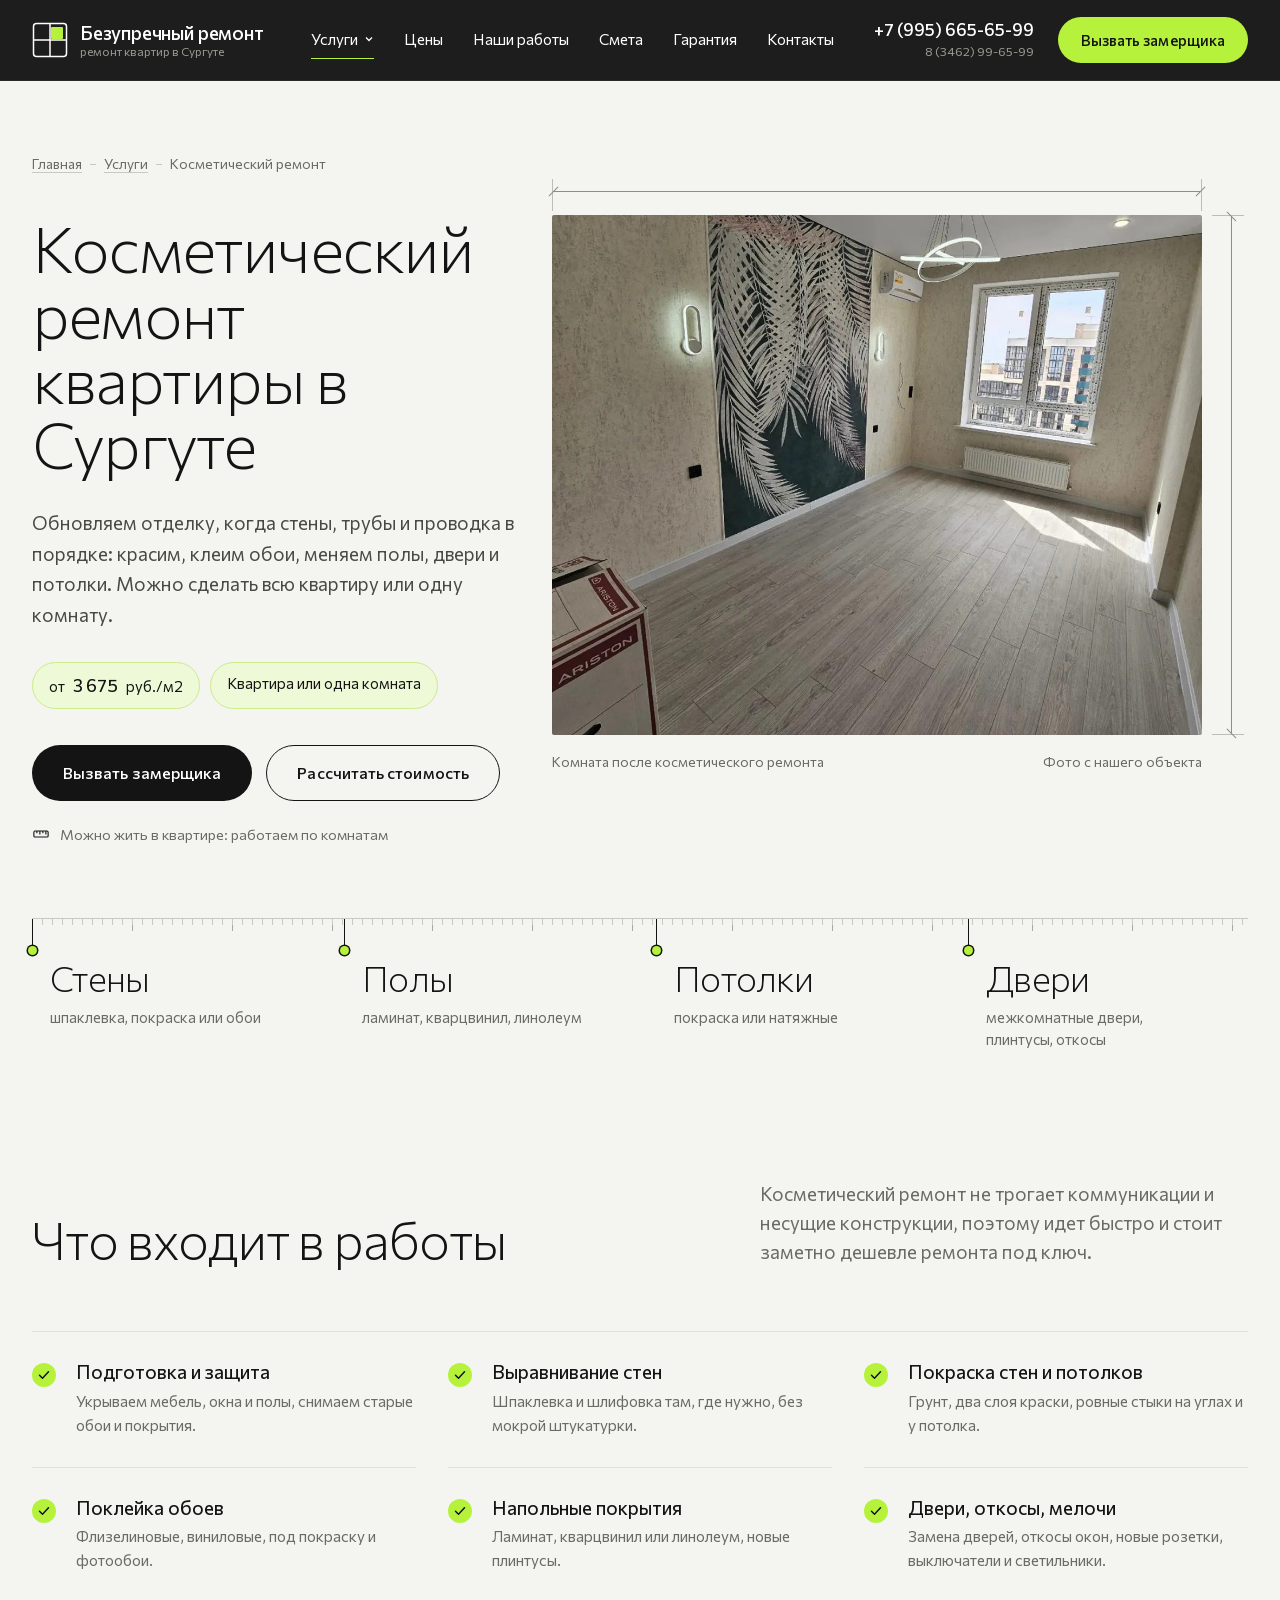
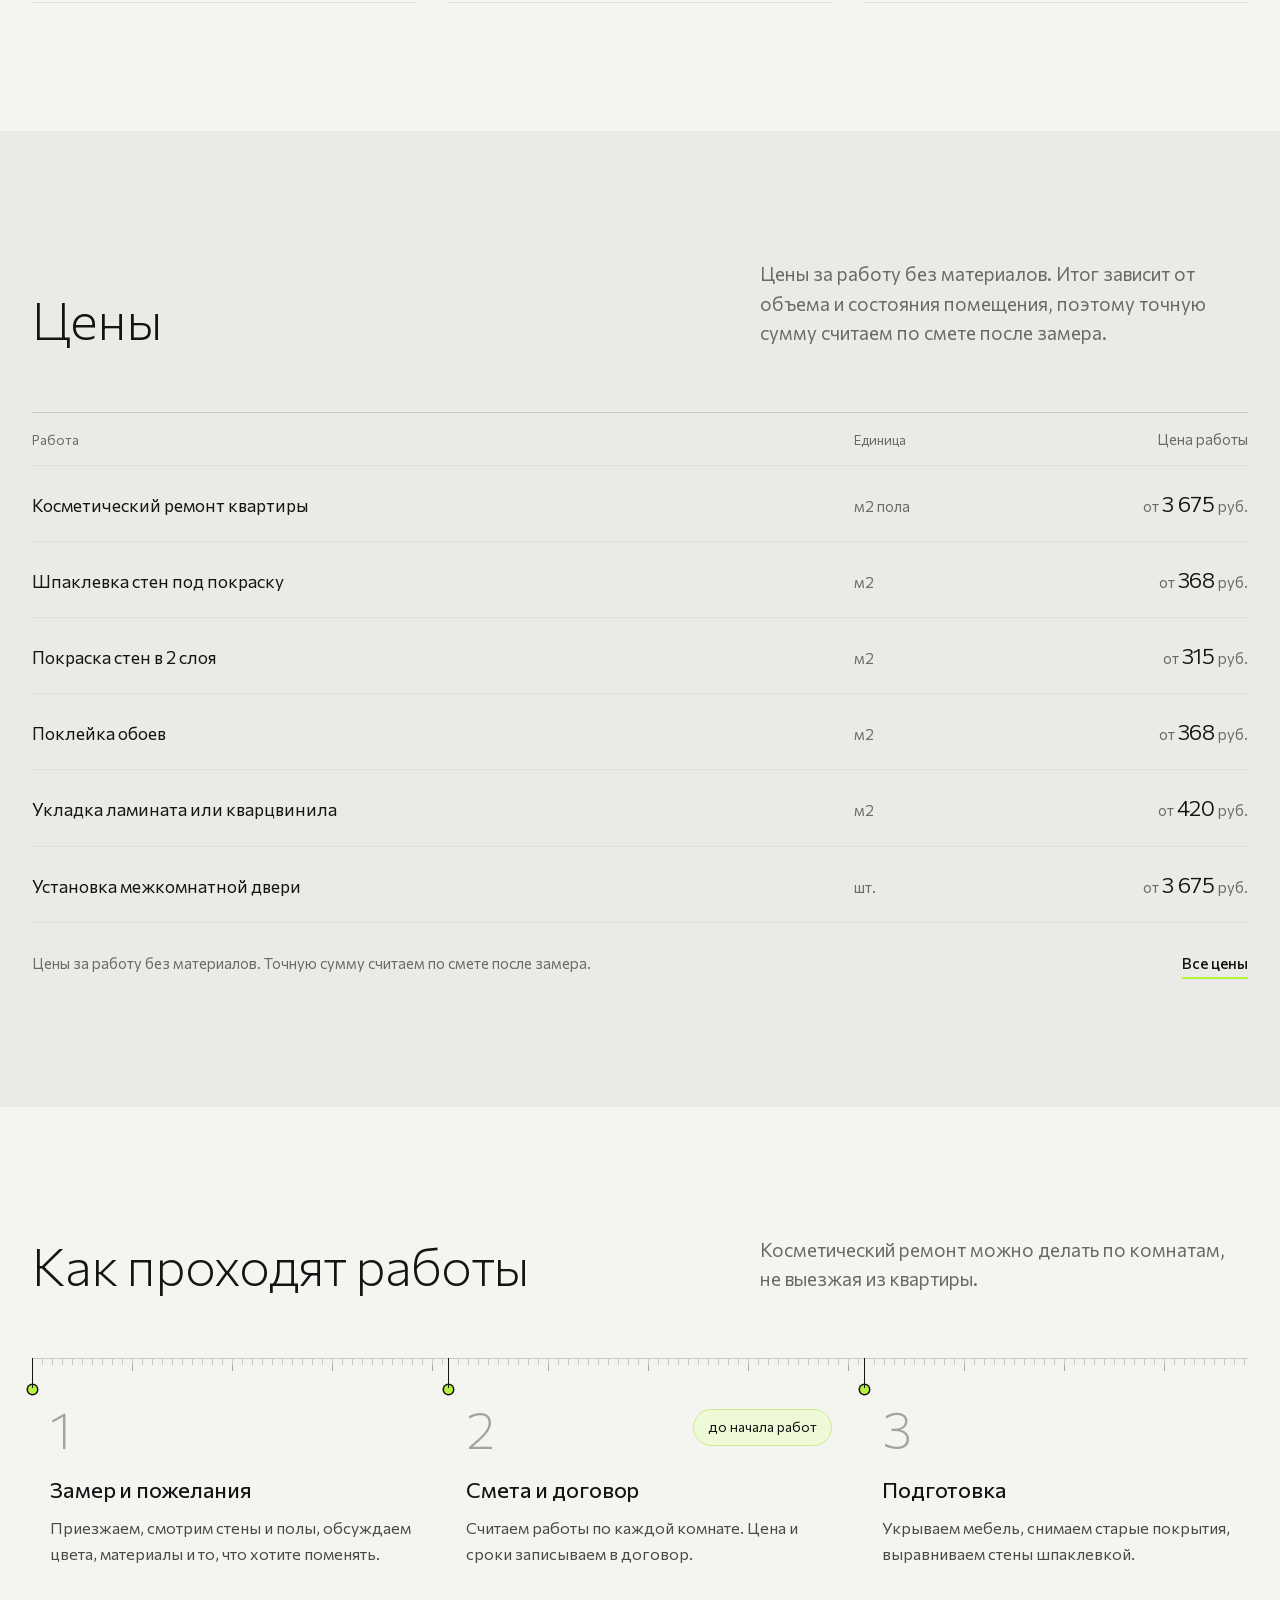
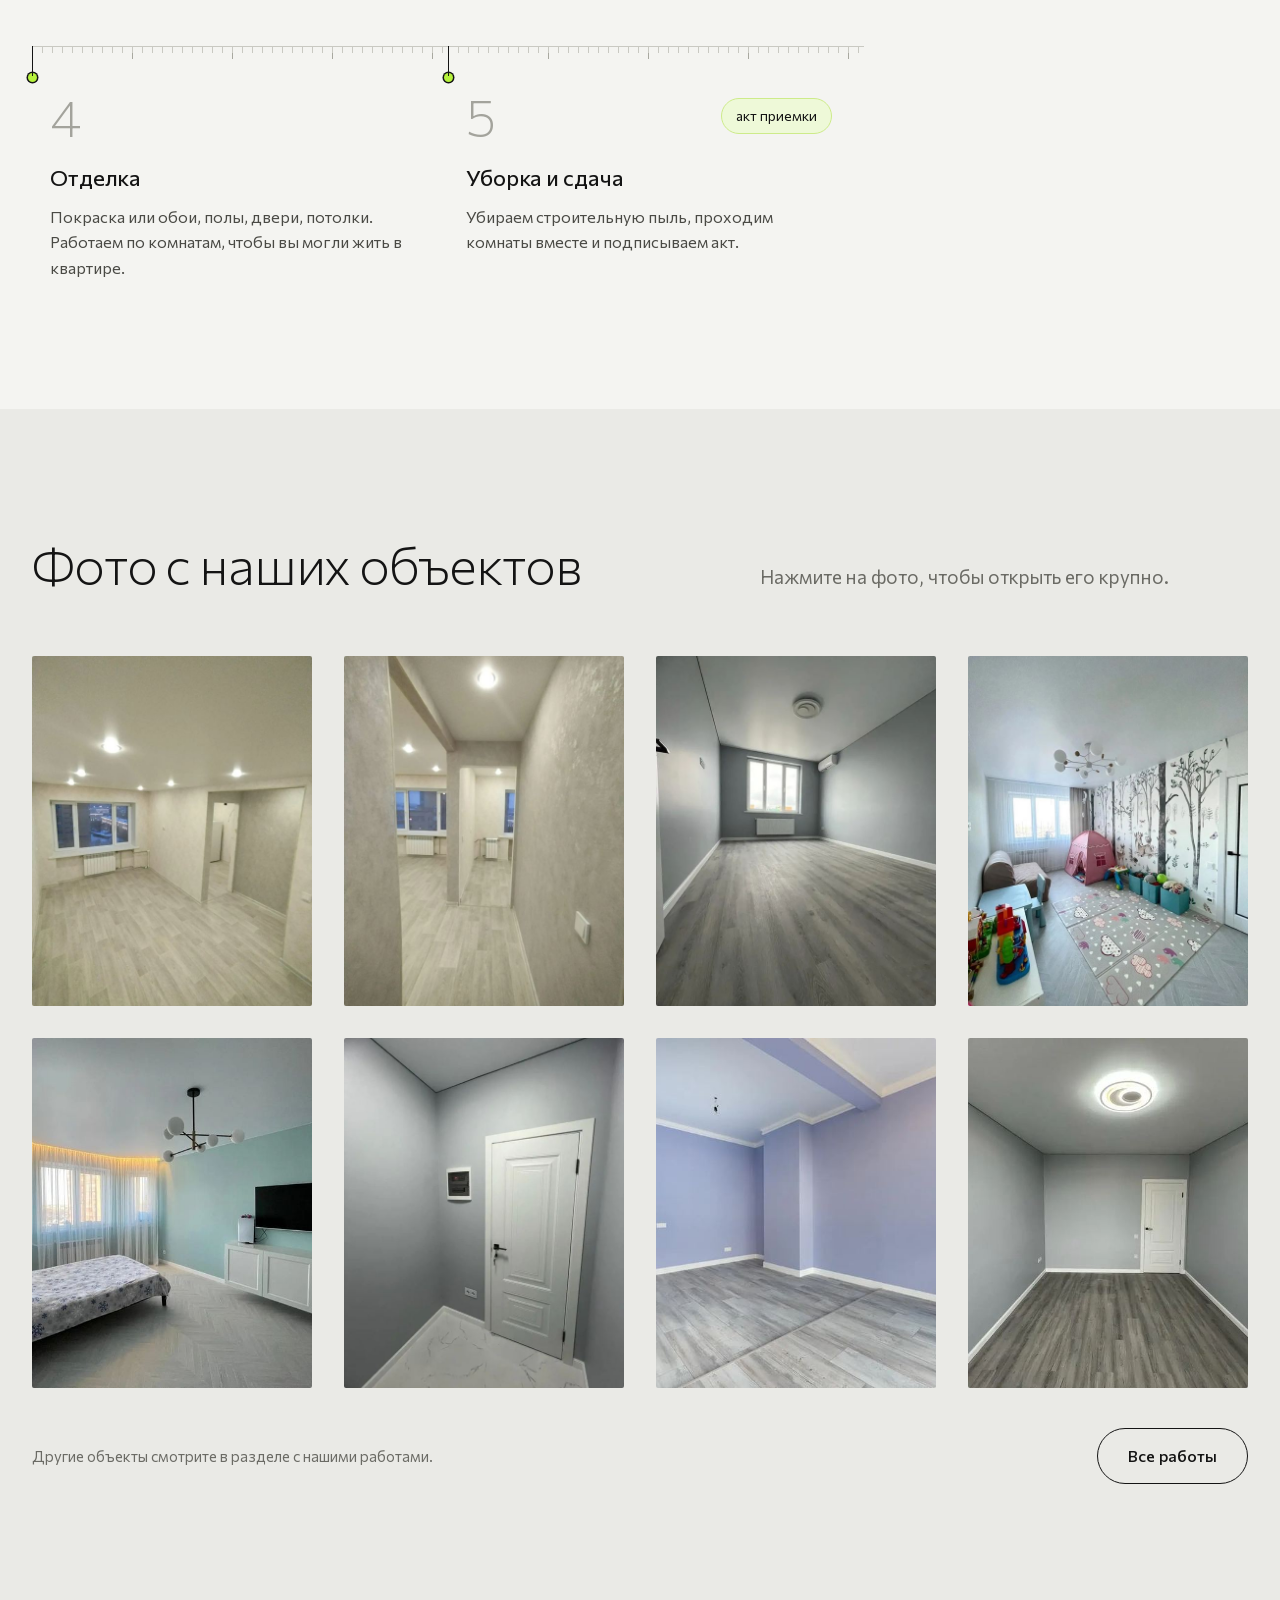
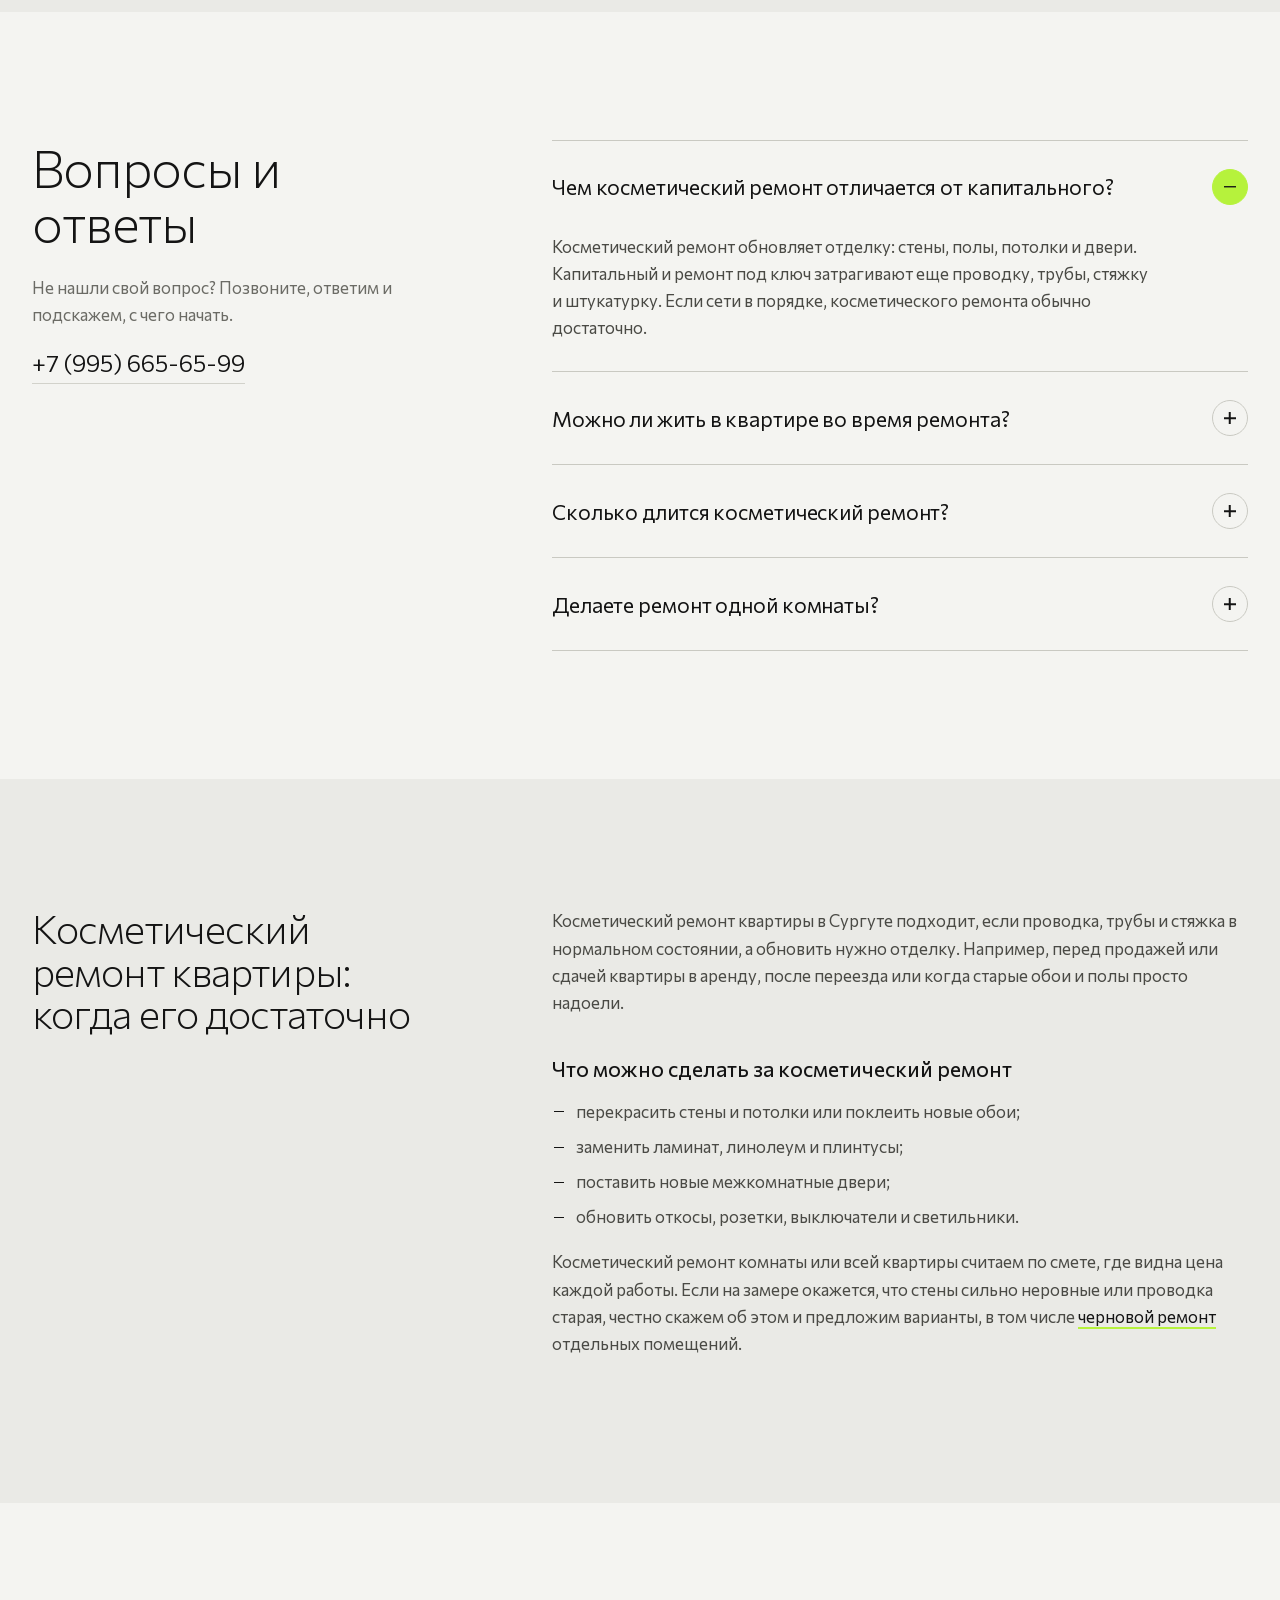
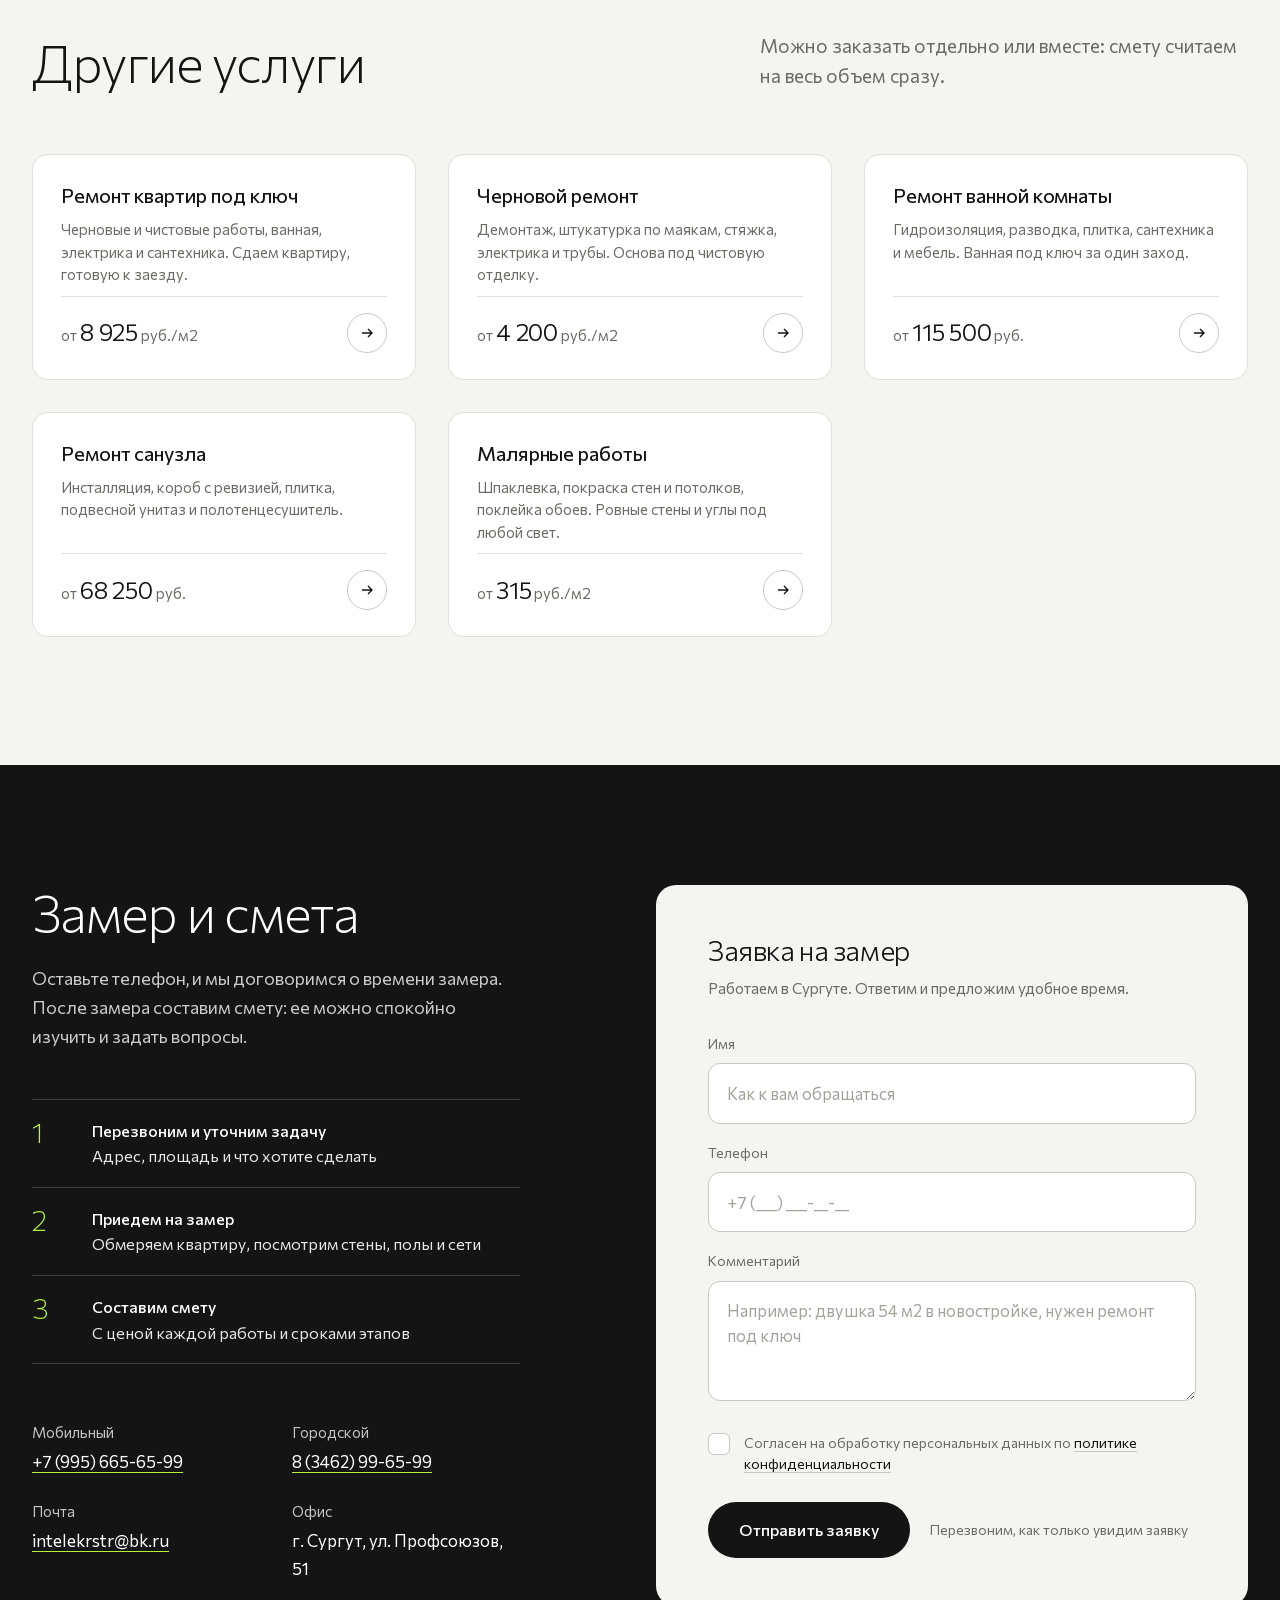
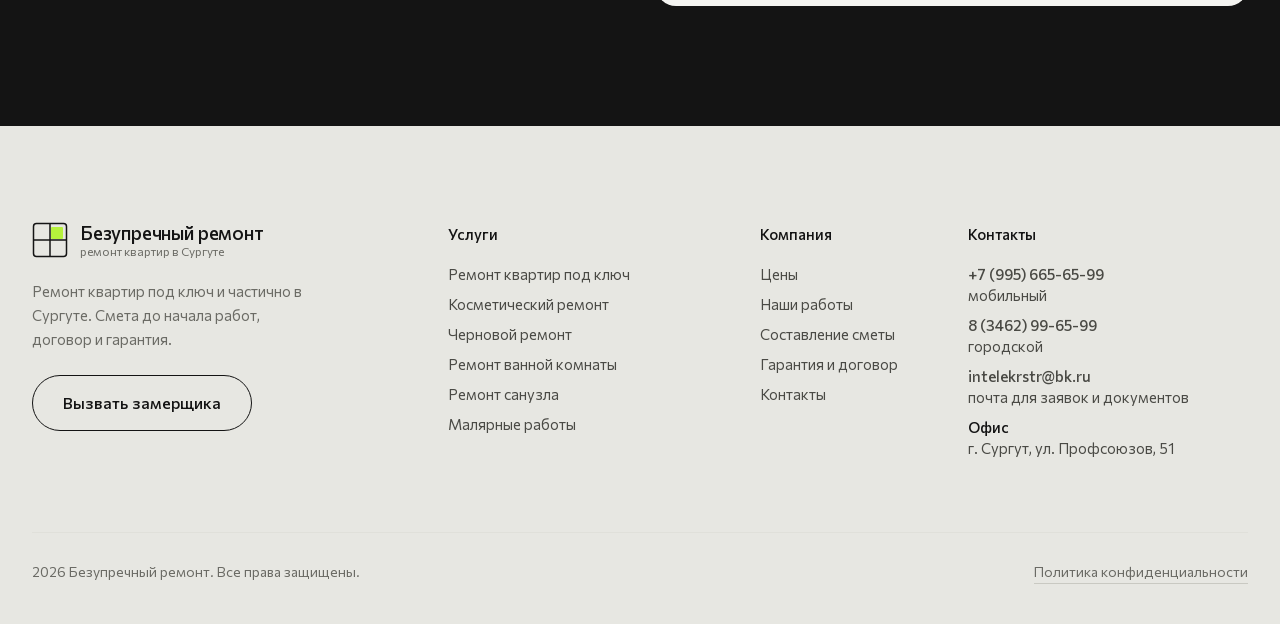
<file: kosmeticheskiy-remont.html>
<!doctype html>
<html lang="ru">
<head>
<meta charset="utf-8">
<meta name="viewport" content="width=device-width, initial-scale=1">
<meta name="robots" content="noindex, nofollow">
<title>Косметический ремонт квартиры в Сургуте - цена от 3 675 руб./м2 | Безупречный ремонт</title>
<meta name="description" content="Косметический ремонт квартир и комнат в Сургуте: покраска, обои, полы, потолки и двери без замены коммуникаций. Смета до начала работ, договор и гарантия.">
<meta property="og:type" content="website">
<meta property="og:title" content="Косметический ремонт квартиры в Сургуте - цена от 3 675 руб./м2 | Безупречный ремонт">
<meta property="og:description" content="Косметический ремонт квартир и комнат в Сургуте: покраска, обои, полы, потолки и двери без замены коммуникаций. Смета до начала работ, договор и гарантия.">
<meta property="og:locale" content="ru_RU">
<meta name="theme-color" content="#141414">
<link rel="icon" href="favicon.svg" type="image/svg+xml">
<link rel="preload" href="fonts/commissioner-cyrillic.woff2" as="font" type="font/woff2" crossorigin>
<link rel="stylesheet" href="css/style.css">
<script type="application/ld+json">{"@context":"https://schema.org","@type":"HomeAndConstructionBusiness","name":"Безупречный ремонт","description":"Ремонт квартир под ключ и частично в Сургуте: черновой и косметический ремонт, ремонт ванной и санузла, малярные работы.","telephone":["+79956656599","+73462996599"],"email":"intelekrstr@bk.ru","areaServed":"Сургут","address":{"@type":"PostalAddress","streetAddress":"ул. Профсоюзов, 51","addressLocality":"Сургут","addressCountry":"RU"},"priceRange":"от 315 руб./м2"}</script>
<script type="application/ld+json">{"@context":"https://schema.org","@type":"FAQPage","mainEntity":[{"@type":"Question","name":"Чем косметический ремонт отличается от капитального?","acceptedAnswer":{"@type":"Answer","text":"Косметический ремонт обновляет отделку: стены, полы, потолки и двери. Капитальный и ремонт под ключ затрагивают еще проводку, трубы, стяжку и штукатурку. Если сети в порядке, косметического ремонта обычно достаточно."}},{"@type":"Question","name":"Можно ли жить в квартире во время ремонта?","acceptedAnswer":{"@type":"Answer","text":"Да. Делаем ремонт по комнатам, укрываем мебель и каждый день убираем за собой."}},{"@type":"Question","name":"Сколько длится косметический ремонт?","acceptedAnswer":{"@type":"Answer","text":"Одна комната занимает около недели, однокомнатная квартира 2-4 недели. Точный срок зависит от состояния стен и выбранных материалов."}},{"@type":"Question","name":"Делаете ремонт одной комнаты?","acceptedAnswer":{"@type":"Answer","text":"Да, можно отремонтировать одну комнату, коридор или кухню. Смету считаем так же подробно, как для всей квартиры."}}]}</script>
<script type="application/ld+json">{"@context":"https://schema.org","@type":"Service","name":"Косметический ремонт квартиры в Сургуте","serviceType":"Косметический ремонт","areaServed":"Сургут","provider":{"@type":"HomeAndConstructionBusiness","name":"Безупречный ремонт"},"offers":{"@type":"Offer","priceCurrency":"RUB","price":"3675","description":"от 3 675 руб./м2, работа без материалов"}}</script>
</head>
<body>

<header class="top" id="top">
  <div class="wrap">
    <div class="top-in">
      <a class="logo" href="./" aria-label="Безупречный ремонт, на главную">
        <svg width="36" height="36" viewBox="0 0 36 36" fill="none" aria-hidden="true"><rect x="1.5" y="1.5" width="33" height="33" rx="3" stroke="#FFFFFF" stroke-width="1.5"/><rect x="19" y="5" width="12" height="12" rx="1" fill="#B6F23C"/><path d="M18 1.5v33M1.5 18h33" stroke="#FFFFFF" stroke-width="1.5"/></svg>
        <span class="logo-txt">Безупречный ремонт<small>ремонт квартир в Сургуте</small></span>
      </a>
      <nav class="nav" aria-label="Основное меню">
        <div class="dd">
          <a href="./#uslugi" class="on" aria-haspopup="true">Услуги <svg width="10" height="10" viewBox="0 0 10 10" fill="none" aria-hidden="true"><path d="M2 3.5l3 3 3-3" stroke="#FFFFFF" stroke-width="1.3"/></svg></a>
          <div class="dd-menu"><ul>
            <li><a href="remont-kvartir-pod-klyuch.html">Ремонт квартир под ключ<small>от 8 925 руб./м2</small></a></li>
            <li><a href="kosmeticheskiy-remont.html">Косметический ремонт<small>от 3 675 руб./м2</small></a></li>
            <li><a href="chernovoy-remont.html">Черновой ремонт<small>от 4 200 руб./м2</small></a></li>
            <li><a href="remont-vannoy-komnaty.html">Ремонт ванной комнаты<small>от 115 500 руб.</small></a></li>
            <li><a href="remont-sanuzla.html">Ремонт санузла<small>от 68 250 руб.</small></a></li>
            <li><a href="malyarnye-raboty.html">Малярные работы<small>от 315 руб./м2</small></a></li>
          </ul></div>
        </div>
        <a href="ceny.html">Цены</a>
        <a href="portfolio.html">Наши работы</a>
        <a href="smeta-na-remont.html">Смета</a>
        <a href="garantiya.html">Гарантия</a>
        <a href="kontakty.html">Контакты</a>
      </nav>
      <div class="top-contact">
        <div class="phone"><a href="tel:+79956656599">+7 (995) 665-65-99</a><span>8 (3462) 99-65-99</span></div>
        <a class="btn btn-primary" href="#zayavka">Вызвать замерщика</a>
        <a class="call-ico" href="tel:+79956656599" aria-label="Позвонить">
          <svg width="20" height="20" viewBox="0 0 24 24" fill="none" aria-hidden="true"><path d="M5 4h4l2 5-2.5 1.5a11 11 0 005 5L15 13l5 2v4a2 2 0 01-2 2A16 16 0 013 6a2 2 0 012-2z" stroke="#141414" stroke-width="1.6" stroke-linejoin="round"/></svg>
        </a>
        <button class="burger" type="button" aria-label="Открыть меню" aria-expanded="false"><i></i><i></i></button>
      </div>
    </div>
    <nav class="mnav" aria-label="Мобильное меню">
      <div class="mnav-group">Услуги</div>
      <a class="sub" href="remont-kvartir-pod-klyuch.html">Ремонт квартир под ключ</a>
      <a class="sub" href="kosmeticheskiy-remont.html">Косметический ремонт</a>
      <a class="sub" href="chernovoy-remont.html">Черновой ремонт</a>
      <a class="sub" href="remont-vannoy-komnaty.html">Ремонт ванной комнаты</a>
      <a class="sub" href="remont-sanuzla.html">Ремонт санузла</a>
      <a class="sub" href="malyarnye-raboty.html">Малярные работы</a>
      <div class="mnav-group">Компания</div>
      <a class="sub" href="ceny.html">Цены</a>
      <a class="sub" href="portfolio.html">Наши работы</a>
      <a class="sub" href="smeta-na-remont.html">Смета</a>
      <a class="sub" href="garantiya.html">Гарантия</a>
      <a class="sub" href="kontakty.html">Контакты</a>
      <a class="m-phone" href="tel:+79956656599">+7 (995) 665-65-99</a>
      <a class="btn btn-primary" href="#zayavka">Вызвать замерщика</a>
    </nav>
  </div>
</header>

<main>
<section class="phero">
  <div class="wrap">
    <nav aria-label="Навигационная цепочка"><ol class="crumbs">
      <li><a href="./">Главная</a></li>
      <li><a href="./#uslugi">Услуги</a></li>
      <li aria-current="page">Косметический ремонт</li>
    </ol></nav>
    <div class="hero-grid">
      <div class="hero-text">
        <h1 class="h1">Косметический ремонт квартиры в Сургуте</h1>
        <p class="hero-sub">Обновляем отделку, когда стены, трубы и проводка в порядке: красим, клеим обои, меняем полы, двери и потолки. Можно сделать всю квартиру или одну комнату.</p>
        <div class="chips"><span class="chip">от <b>3 675</b> руб./м2</span><span class="chip">Квартира или одна комната</span></div>
        <div class="actions">
          <a class="btn btn-primary" href="#zayavka">Вызвать замерщика</a>
          <a class="btn btn-line" href="ceny.html#kalkulyator">Рассчитать стоимость</a>
        </div>
        <p class="hero-note"><svg width="18" height="18" viewBox="0 0 24 24" fill="none" aria-hidden="true"><rect x="2.5" y="8" width="19" height="8" rx="1.5" stroke="#141414" stroke-width="1.5"/><path d="M6.5 8v3M10.5 8v4.5M14.5 8v3M18.5 8v4.5" stroke="#141414" stroke-width="1.5"/></svg>Можно жить в квартире: работаем по комнатам</p>
      </div>
      <figure class="hero-fig">
        <div class="frame">
          <div class="dim dim-x" aria-hidden="true"><i></i></div>
          <div class="dim dim-y" aria-hidden="true"><i></i></div>
          <img src="img/works/kv-komnata-fotooboi.jpg" srcset="img/works/kv-komnata-fotooboi-m.jpg 570w, img/works/kv-komnata-fotooboi.jpg 1200w" sizes="(max-width: 1100px) 100vw, 55vw" alt="Комната с фотообоями, ламинатом и люстрой" width="1200" height="1600" fetchpriority="high" decoding="async">
        </div>
        <figcaption><span>Комната после косметического ремонта</span><span>Фото с нашего объекта</span></figcaption>
      </figure>
    </div>
    <div class="ruler">
      <div class="facts">
        <div class="fact"><b>Стены</b><span>шпаклевка, покраска или обои</span></div>
        <div class="fact"><b>Полы</b><span>ламинат, кварцвинил, линолеум</span></div>
        <div class="fact"><b>Потолки</b><span>покраска или натяжные</span></div>
        <div class="fact"><b>Двери</b><span>межкомнатные двери, плинтусы, откосы</span></div>
      </div>
    </div>
  </div>
</section>

<section class="section" id="sostav">
  <div class="wrap">
    <header class="sec-head">
      <h2 class="h2">Что входит в работы</h2>
      <p class="lead">Косметический ремонт не трогает коммуникации и несущие конструкции, поэтому идет быстро и стоит заметно дешевле ремонта под ключ.</p>
    </header>
    <ul class="inc">
      <li><svg width="24" height="24" viewBox="0 0 24 24" fill="none" aria-hidden="true"><circle cx="12" cy="12" r="12" fill="#B6F23C"/><path d="M7.5 12.2l3 3 6-6.4" stroke="#141414" stroke-width="1.5" stroke-linecap="round" stroke-linejoin="round"/></svg><h3>Подготовка и защита</h3><p>Укрываем мебель, окна и полы, снимаем старые обои и покрытия.</p></li>
      <li><svg width="24" height="24" viewBox="0 0 24 24" fill="none" aria-hidden="true"><circle cx="12" cy="12" r="12" fill="#B6F23C"/><path d="M7.5 12.2l3 3 6-6.4" stroke="#141414" stroke-width="1.5" stroke-linecap="round" stroke-linejoin="round"/></svg><h3>Выравнивание стен</h3><p>Шпаклевка и шлифовка там, где нужно, без мокрой штукатурки.</p></li>
      <li><svg width="24" height="24" viewBox="0 0 24 24" fill="none" aria-hidden="true"><circle cx="12" cy="12" r="12" fill="#B6F23C"/><path d="M7.5 12.2l3 3 6-6.4" stroke="#141414" stroke-width="1.5" stroke-linecap="round" stroke-linejoin="round"/></svg><h3>Покраска стен и потолков</h3><p>Грунт, два слоя краски, ровные стыки на углах и у потолка.</p></li>
      <li><svg width="24" height="24" viewBox="0 0 24 24" fill="none" aria-hidden="true"><circle cx="12" cy="12" r="12" fill="#B6F23C"/><path d="M7.5 12.2l3 3 6-6.4" stroke="#141414" stroke-width="1.5" stroke-linecap="round" stroke-linejoin="round"/></svg><h3>Поклейка обоев</h3><p>Флизелиновые, виниловые, под покраску и фотообои.</p></li>
      <li><svg width="24" height="24" viewBox="0 0 24 24" fill="none" aria-hidden="true"><circle cx="12" cy="12" r="12" fill="#B6F23C"/><path d="M7.5 12.2l3 3 6-6.4" stroke="#141414" stroke-width="1.5" stroke-linecap="round" stroke-linejoin="round"/></svg><h3>Напольные покрытия</h3><p>Ламинат, кварцвинил или линолеум, новые плинтусы.</p></li>
      <li><svg width="24" height="24" viewBox="0 0 24 24" fill="none" aria-hidden="true"><circle cx="12" cy="12" r="12" fill="#B6F23C"/><path d="M7.5 12.2l3 3 6-6.4" stroke="#141414" stroke-width="1.5" stroke-linecap="round" stroke-linejoin="round"/></svg><h3>Двери, откосы, мелочи</h3><p>Замена дверей, откосы окон, новые розетки, выключатели и светильники.</p></li>
    </ul>
  </div>
</section>



<section class="section section-mist" id="ceny">
  <div class="wrap">
    <header class="sec-head">
      <h2 class="h2">Цены</h2>
      <p class="lead">Цены за работу без материалов. Итог зависит от объема и состояния помещения, поэтому точную сумму считаем по смете после замера.</p>
    </header>
    <div class="ptable">
      <div class="row head"><span>Работа</span><span>Единица</span><span class="val">Цена работы</span></div>
      <div class="row"><span class="name">Косметический ремонт квартиры</span><span class="unit">м2 пола</span><span class="val">от <b>3 675</b> руб.</span></div>
      <div class="row"><span class="name">Шпаклевка стен под покраску</span><span class="unit">м2</span><span class="val">от <b>368</b> руб.</span></div>
      <div class="row"><span class="name">Покраска стен в 2 слоя</span><span class="unit">м2</span><span class="val">от <b>315</b> руб.</span></div>
      <div class="row"><span class="name">Поклейка обоев</span><span class="unit">м2</span><span class="val">от <b>368</b> руб.</span></div>
      <div class="row"><span class="name">Укладка ламината или кварцвинила</span><span class="unit">м2</span><span class="val">от <b>420</b> руб.</span></div>
      <div class="row"><span class="name">Установка межкомнатной двери</span><span class="unit">шт.</span><span class="val">от <b>3 675</b> руб.</span></div>
    </div>
    <div class="ptable-note"><span>Цены за работу без материалов. Точную сумму считаем по смете после замера.</span><a class="link" href="ceny.html">Все цены</a></div>
  </div>
</section>

<section class="section" id="etapy">
  <div class="wrap">
    <header class="sec-head">
      <h2 class="h2">Как проходят работы</h2>
      <p class="lead">Косметический ремонт можно делать по комнатам, не выезжая из квартиры.</p>
    </header>
    <ol class="steps steps-5">
      <li class="step">
        <span class="step-dot" aria-hidden="true"></span>
        <div class="step-top"><span class="step-n">1</span></div>
        <h3 class="h3">Замер и пожелания</h3>
        <p>Приезжаем, смотрим стены и полы, обсуждаем цвета, материалы и то, что хотите поменять.</p>
      </li>
      <li class="step">
        <span class="step-dot" aria-hidden="true"></span>
        <div class="step-top"><span class="step-n">2</span><span class="step-time">до начала работ</span></div>
        <h3 class="h3">Смета и договор</h3>
        <p>Считаем работы по каждой комнате. Цена и сроки записываем в договор.</p>
      </li>
      <li class="step">
        <span class="step-dot" aria-hidden="true"></span>
        <div class="step-top"><span class="step-n">3</span></div>
        <h3 class="h3">Подготовка</h3>
        <p>Укрываем мебель, снимаем старые покрытия, выравниваем стены шпаклевкой.</p>
      </li>
      <li class="step">
        <span class="step-dot" aria-hidden="true"></span>
        <div class="step-top"><span class="step-n">4</span></div>
        <h3 class="h3">Отделка</h3>
        <p>Покраска или обои, полы, двери, потолки. Работаем по комнатам, чтобы вы могли жить в квартире.</p>
      </li>
      <li class="step">
        <span class="step-dot" aria-hidden="true"></span>
        <div class="step-top"><span class="step-n">5</span><span class="step-time">акт приемки</span></div>
        <h3 class="h3">Уборка и сдача</h3>
        <p>Убираем строительную пыль, проходим комнаты вместе и подписываем акт.</p>
      </li>
    </ol>
  </div>
</section>

<section class="section section-mist" id="foto">
  <div class="wrap">
    <header class="sec-head">
      <h2 class="h2">Фото с наших объектов</h2>
      <p class="lead">Нажмите на фото, чтобы открыть его крупно.</p>
    </header>
    <div class="gal gal-row">
      <button class="gal-item" type="button" data-lb="img/works/kv-komnata-svetlaya.jpg" data-cats="kv"><figure><div class="ph"><img src="img/works/kv-komnata-svetlaya.jpg" srcset="img/works/kv-komnata-svetlaya-m.jpg 570w, img/works/kv-komnata-svetlaya.jpg 1200w" sizes="(max-width: 760px) 50vw, 25vw" alt="Комната со светлыми стенами и точечными светильниками на потолке" width="1200" height="1600" loading="lazy" decoding="async"></div></figure></button>
      <button class="gal-item" type="button" data-lb="img/works/kv-koridor-shtukaturka.jpg" data-cats="kv"><figure><div class="ph"><img src="img/works/kv-koridor-shtukaturka.jpg" srcset="img/works/kv-koridor-shtukaturka-m.jpg 570w, img/works/kv-koridor-shtukaturka.jpg 1200w" sizes="(max-width: 760px) 50vw, 25vw" alt="Коридор и комната с декоративной штукатуркой на стенах" width="1200" height="1600" loading="lazy" decoding="async"></div></figure></button>
      <button class="gal-item" type="button" data-lb="img/works/malyar-seraya-komnata.jpg" data-cats="malyar"><figure><div class="ph"><img src="img/works/malyar-seraya-komnata.jpg" srcset="img/works/malyar-seraya-komnata-m.jpg 570w, img/works/malyar-seraya-komnata.jpg 768w" sizes="(max-width: 760px) 50vw, 25vw" alt="Комната с серыми окрашенными стенами и ламинатом" width="768" height="1024" loading="lazy" decoding="async"></div></figure></button>
      <button class="gal-item" type="button" data-lb="img/works/malyar-detskaya.jpg" data-cats="malyar"><figure><div class="ph"><img src="img/works/malyar-detskaya.jpg" srcset="img/works/malyar-detskaya-m.jpg 570w, img/works/malyar-detskaya.jpg 1200w" sizes="(max-width: 760px) 50vw, 25vw" alt="Детская с покрашенными стенами и обоями с рисунком" width="1200" height="1600" loading="lazy" decoding="async"></div></figure></button>
      <button class="gal-item" type="button" data-lb="img/works/malyar-myatnaya-spalnya.jpg" data-cats="malyar"><figure><div class="ph"><img src="img/works/malyar-myatnaya-spalnya.jpg" srcset="img/works/malyar-myatnaya-spalnya-m.jpg 760w, img/works/malyar-myatnaya-spalnya.jpg 1280w" sizes="(max-width: 760px) 50vw, 25vw" alt="Спальня с мятными стенами и подсветкой потолка" width="1280" height="960" loading="lazy" decoding="async"></div></figure></button>
      <button class="gal-item" type="button" data-lb="img/works/malyar-prihozhaya.jpg" data-cats="malyar"><figure><div class="ph"><img src="img/works/malyar-prihozhaya.jpg" srcset="img/works/malyar-prihozhaya-m.jpg 570w, img/works/malyar-prihozhaya.jpg 768w" sizes="(max-width: 760px) 50vw, 25vw" alt="Прихожая с серыми стенами и белой дверью" width="768" height="1024" loading="lazy" decoding="async"></div></figure></button>
      <button class="gal-item" type="button" data-lb="img/works/malyar-sirenevye-steny.jpg" data-cats="malyar"><figure><div class="ph"><img src="img/works/malyar-sirenevye-steny.jpg" srcset="img/works/malyar-sirenevye-steny-m.jpg 760w, img/works/malyar-sirenevye-steny.jpg 1280w" sizes="(max-width: 760px) 50vw, 25vw" alt="Комната со стенами, окрашенными в сиреневый цвет" width="1280" height="853" loading="lazy" decoding="async"></div></figure></button>
      <button class="gal-item" type="button" data-lb="img/works/malyar-svetlo-serye-steny.jpg" data-cats="malyar"><figure><div class="ph"><img src="img/works/malyar-svetlo-serye-steny.jpg" srcset="img/works/malyar-svetlo-serye-steny-m.jpg 760w, img/works/malyar-svetlo-serye-steny.jpg 1024w" sizes="(max-width: 760px) 50vw, 25vw" alt="Светло-серые стены после покраски" width="1024" height="768" loading="lazy" decoding="async"></div></figure></button>
    </div>
    <div class="gal-foot"><span>Другие объекты смотрите в разделе с нашими работами.</span><a class="btn btn-line" href="portfolio.html">Все работы</a></div>
  </div>
</section>

<section class="section" id="voprosy">
  <div class="wrap">
    <div class="faq">
      <div class="faq-head">
        <h2 class="h2">Вопросы и ответы</h2>
        <p>Не нашли свой вопрос? Позвоните, ответим и подскажем, с чего начать.</p>
        <a class="big-phone" href="tel:+79956656599">+7 (995) 665-65-99</a>
        
      </div>
      <div class="qa">
        <details open>
          <summary>Чем косметический ремонт отличается от капитального?<span class="pm" aria-hidden="true"></span></summary>
          <p class="ans">Косметический ремонт обновляет отделку: стены, полы, потолки и двери. Капитальный и ремонт под ключ затрагивают еще проводку, трубы, стяжку и штукатурку. Если сети в порядке, косметического ремонта обычно достаточно.</p>
        </details>
        <details>
          <summary>Можно ли жить в квартире во время ремонта?<span class="pm" aria-hidden="true"></span></summary>
          <p class="ans">Да. Делаем ремонт по комнатам, укрываем мебель и каждый день убираем за собой.</p>
        </details>
        <details>
          <summary>Сколько длится косметический ремонт?<span class="pm" aria-hidden="true"></span></summary>
          <p class="ans">Одна комната занимает около недели, однокомнатная квартира <span class="nw">2-4 недели.</span> Точный срок зависит от состояния стен и выбранных материалов.</p>
        </details>
        <details>
          <summary>Делаете ремонт одной комнаты?<span class="pm" aria-hidden="true"></span></summary>
          <p class="ans">Да, можно отремонтировать одну комнату, коридор или кухню. Смету считаем так же подробно, как для всей квартиры.</p>
        </details>
      </div>
    </div>
  </div>
</section>

<section class="section section-mist">
  <div class="wrap">
    <div class="prose">
      <div class="prose-h"><h2 class="h2">Косметический ремонт квартиры: когда его достаточно</h2></div>
      <div class="prose-b"><p>Косметический ремонт квартиры в Сургуте подходит, если проводка, трубы и стяжка в нормальном состоянии, а обновить нужно отделку. Например, перед продажей или сдачей квартиры в аренду, после переезда или когда старые обои и полы просто надоели.</p>
        <h3>Что можно сделать за косметический ремонт</h3>
        <ul>
          <li>перекрасить стены и потолки или поклеить новые обои;</li>
          <li>заменить ламинат, линолеум и плинтусы;</li>
          <li>поставить новые межкомнатные двери;</li>
          <li>обновить откосы, розетки, выключатели и светильники.</li>
        </ul>
        <p>Косметический ремонт комнаты или всей квартиры считаем по смете, где видна цена каждой работы. Если на замере окажется, что стены сильно неровные или проводка старая, честно скажем об этом и предложим варианты, в том числе <a href="chernovoy-remont.html">черновой ремонт</a> отдельных помещений.</p></div>
    </div>
  </div>
</section>

<section class="section">
  <div class="wrap">
    <header class="sec-head">
      <h2 class="h2">Другие услуги</h2>
      <p class="lead">Можно заказать отдельно или вместе: смету считаем на весь объем сразу.</p>
    </header>
    <div class="related">
      <a class="rel" href="remont-kvartir-pod-klyuch.html"><h3 class="h3">Ремонт квартир под ключ</h3><p>Черновые и чистовые работы, ванная, электрика и сантехника. Сдаем квартиру, готовую к заезду.</p><div class="price-row"><span class="price">от <b>8 925</b> руб./м2</span><span class="go"><svg width="16" height="16" viewBox="0 0 16 16" fill="none" aria-hidden="true"><path d="M3 8h10M9 4l4 4-4 4" stroke="#141414" stroke-width="1.4"/></svg></span></div></a>
      <a class="rel" href="chernovoy-remont.html"><h3 class="h3">Черновой ремонт</h3><p>Демонтаж, штукатурка по маякам, стяжка, электрика и трубы. Основа под чистовую отделку.</p><div class="price-row"><span class="price">от <b>4 200</b> руб./м2</span><span class="go"><svg width="16" height="16" viewBox="0 0 16 16" fill="none" aria-hidden="true"><path d="M3 8h10M9 4l4 4-4 4" stroke="#141414" stroke-width="1.4"/></svg></span></div></a>
      <a class="rel" href="remont-vannoy-komnaty.html"><h3 class="h3">Ремонт ванной комнаты</h3><p>Гидроизоляция, разводка, плитка, сантехника и мебель. Ванная под ключ за один заход.</p><div class="price-row"><span class="price">от <b>115 500</b> руб.</span><span class="go"><svg width="16" height="16" viewBox="0 0 16 16" fill="none" aria-hidden="true"><path d="M3 8h10M9 4l4 4-4 4" stroke="#141414" stroke-width="1.4"/></svg></span></div></a>
      <a class="rel" href="remont-sanuzla.html"><h3 class="h3">Ремонт санузла</h3><p>Инсталляция, короб с ревизией, плитка, подвесной унитаз и полотенцесушитель.</p><div class="price-row"><span class="price">от <b>68 250</b> руб.</span><span class="go"><svg width="16" height="16" viewBox="0 0 16 16" fill="none" aria-hidden="true"><path d="M3 8h10M9 4l4 4-4 4" stroke="#141414" stroke-width="1.4"/></svg></span></div></a>
      <a class="rel" href="malyarnye-raboty.html"><h3 class="h3">Малярные работы</h3><p>Шпаклевка, покраска стен и потолков, поклейка обоев. Ровные стены и углы под любой свет.</p><div class="price-row"><span class="price">от <b>315</b> руб./м2</span><span class="go"><svg width="16" height="16" viewBox="0 0 16 16" fill="none" aria-hidden="true"><path d="M3 8h10M9 4l4 4-4 4" stroke="#141414" stroke-width="1.4"/></svg></span></div></a>
    </div>
  </div>
</section>

<section class="req" id="zayavka">
  <div class="wrap">
    <div class="req-grid">
      <div class="req-text">
        <h2 class="h2">Замер и смета</h2>
        <p>Оставьте телефон, и мы договоримся о времени замера. После замера составим смету: ее можно спокойно изучить и задать вопросы.</p>
        <ol class="next">
          <li><div><b>Перезвоним и уточним задачу</b>Адрес, площадь и что хотите сделать</div></li>
          <li><div><b>Приедем на замер</b>Обмеряем квартиру, посмотрим стены, полы и сети</div></li>
          <li><div><b>Составим смету</b>С ценой каждой работы и сроками этапов</div></li>
        </ol>
        <div class="contacts">
          <div>Мобильный<b><a href="tel:+79956656599">+7 (995) 665-65-99</a></b></div>
          <div>Городской<b><a href="tel:+73462996599">8 (3462) 99-65-99</a></b></div>
          <div>Почта<b><a href="mailto:intelekrstr@bk.ru">intelekrstr@bk.ru</a></b></div>
          <div>Офис<b>г. Сургут, ул. Профсоюзов, 51</b></div>
        </div>
      </div>
      <form class="form" action="send.php" method="post">
        <h3 class="h3">Заявка на замер</h3>
        <p>Работаем в Сургуте. Ответим и предложим удобное время.</p>
        <label class="inp"><span>Имя</span><input type="text" name="name" placeholder="Как к вам обращаться" autocomplete="name" maxlength="100"></label>
        <label class="inp"><span>Телефон</span><input type="tel" name="phone" placeholder="+7 (___) ___-__-__" autocomplete="tel" required maxlength="40"></label>
        <label class="inp"><span>Комментарий</span><textarea name="comment" placeholder="Например: двушка 54 м2 в новостройке, нужен ремонт под ключ" maxlength="2000"></textarea></label>
        <input type="hidden" name="page" value="Косметический ремонт">
        <label class="hp" aria-hidden="true">Сайт<input type="text" name="website" tabindex="-1" autocomplete="off"></label>
        <label class="agree"><input type="checkbox" name="agree" required><span class="box"><svg width="12" height="12" viewBox="0 0 12 12" fill="none" aria-hidden="true"><path d="M2.5 6.2l2.3 2.3 4.7-5" stroke="#fff" stroke-width="1.6" stroke-linecap="round" stroke-linejoin="round"/></svg></span><span>Согласен на обработку персональных данных по <a href="politika.html">политике конфиденциальности</a></span></label>
        <div class="form-foot">
          <button class="btn btn-primary" type="submit">Отправить заявку</button>
          <p>Перезвоним, как только увидим заявку</p>
        </div>
        <p class="form-err">Это предварительная версия сайта: отправка заявок заработает после переноса на хостинг. Пока звоните: <a href="tel:+79956656599">+7 (995) 665-65-99</a></p>
        <div class="form-ok" role="status">
          <h3 class="h3">Заявка отправлена</h3>
          <p>Спасибо! Скоро перезвоним и договоримся о времени замера. Если срочно, звоните: <a class="link" href="tel:+79956656599">+7 (995) 665-65-99</a></p>
        </div>
      </form>
    </div>
  </div>
</section>
</main>

<footer class="foot">
  <div class="wrap">
    <div class="foot-top">
      <div class="foot-brand">
        <a class="logo" href="./"><svg width="36" height="36" viewBox="0 0 36 36" fill="none" aria-hidden="true"><rect x="1.5" y="1.5" width="33" height="33" rx="3" stroke="#141414" stroke-width="1.5"/><rect x="19" y="5" width="12" height="12" rx="1" fill="#B6F23C"/><path d="M18 1.5v33M1.5 18h33" stroke="#141414" stroke-width="1.5"/></svg><span class="logo-txt">Безупречный ремонт<small>ремонт квартир в Сургуте</small></span></a>
        <p>Ремонт квартир под ключ и частично в Сургуте. Смета до начала работ, договор и гарантия.</p>
        <a class="btn btn-line" href="#zayavka">Вызвать замерщика</a>
      </div>
      <nav class="foot-col fc-1" aria-label="Услуги">
        <h4>Услуги</h4>
        <ul>
          <li><a href="remont-kvartir-pod-klyuch.html">Ремонт квартир под ключ</a></li>
          <li><a href="kosmeticheskiy-remont.html">Косметический ремонт</a></li>
          <li><a href="chernovoy-remont.html">Черновой ремонт</a></li>
          <li><a href="remont-vannoy-komnaty.html">Ремонт ванной комнаты</a></li>
          <li><a href="remont-sanuzla.html">Ремонт санузла</a></li>
          <li><a href="malyarnye-raboty.html">Малярные работы</a></li>
        </ul>
      </nav>
      <nav class="foot-col fc-2" aria-label="Компания">
        <h4>Компания</h4>
        <ul>
          <li><a href="ceny.html">Цены</a></li>
          <li><a href="portfolio.html">Наши работы</a></li>
          <li><a href="smeta-na-remont.html">Составление сметы</a></li>
          <li><a href="garantiya.html">Гарантия и договор</a></li>
          <li><a href="kontakty.html">Контакты</a></li>
        </ul>
      </nav>
      <div class="foot-col fc-4">
        <h4>Контакты</h4>
        <ul>
          <li><b><a href="tel:+79956656599">+7 (995) 665-65-99</a></b>мобильный</li>
          <li><b><a href="tel:+73462996599">8 (3462) 99-65-99</a></b>городской</li>
          <li><b><a href="mailto:intelekrstr@bk.ru">intelekrstr@bk.ru</a></b>почта для заявок и документов</li>
          <li><b>Офис</b>г. Сургут, ул. Профсоюзов, 51</li>
        </ul>
      </div>
    </div>
    
    <div class="bottom">
      <span>2026 Безупречный ремонт. Все права защищены.</span>
      <a href="politika.html">Политика конфиденциальности</a>
    </div>
  </div>
</footer>

<script src="js/main.js" defer></script>
</body>
</html>
</file>
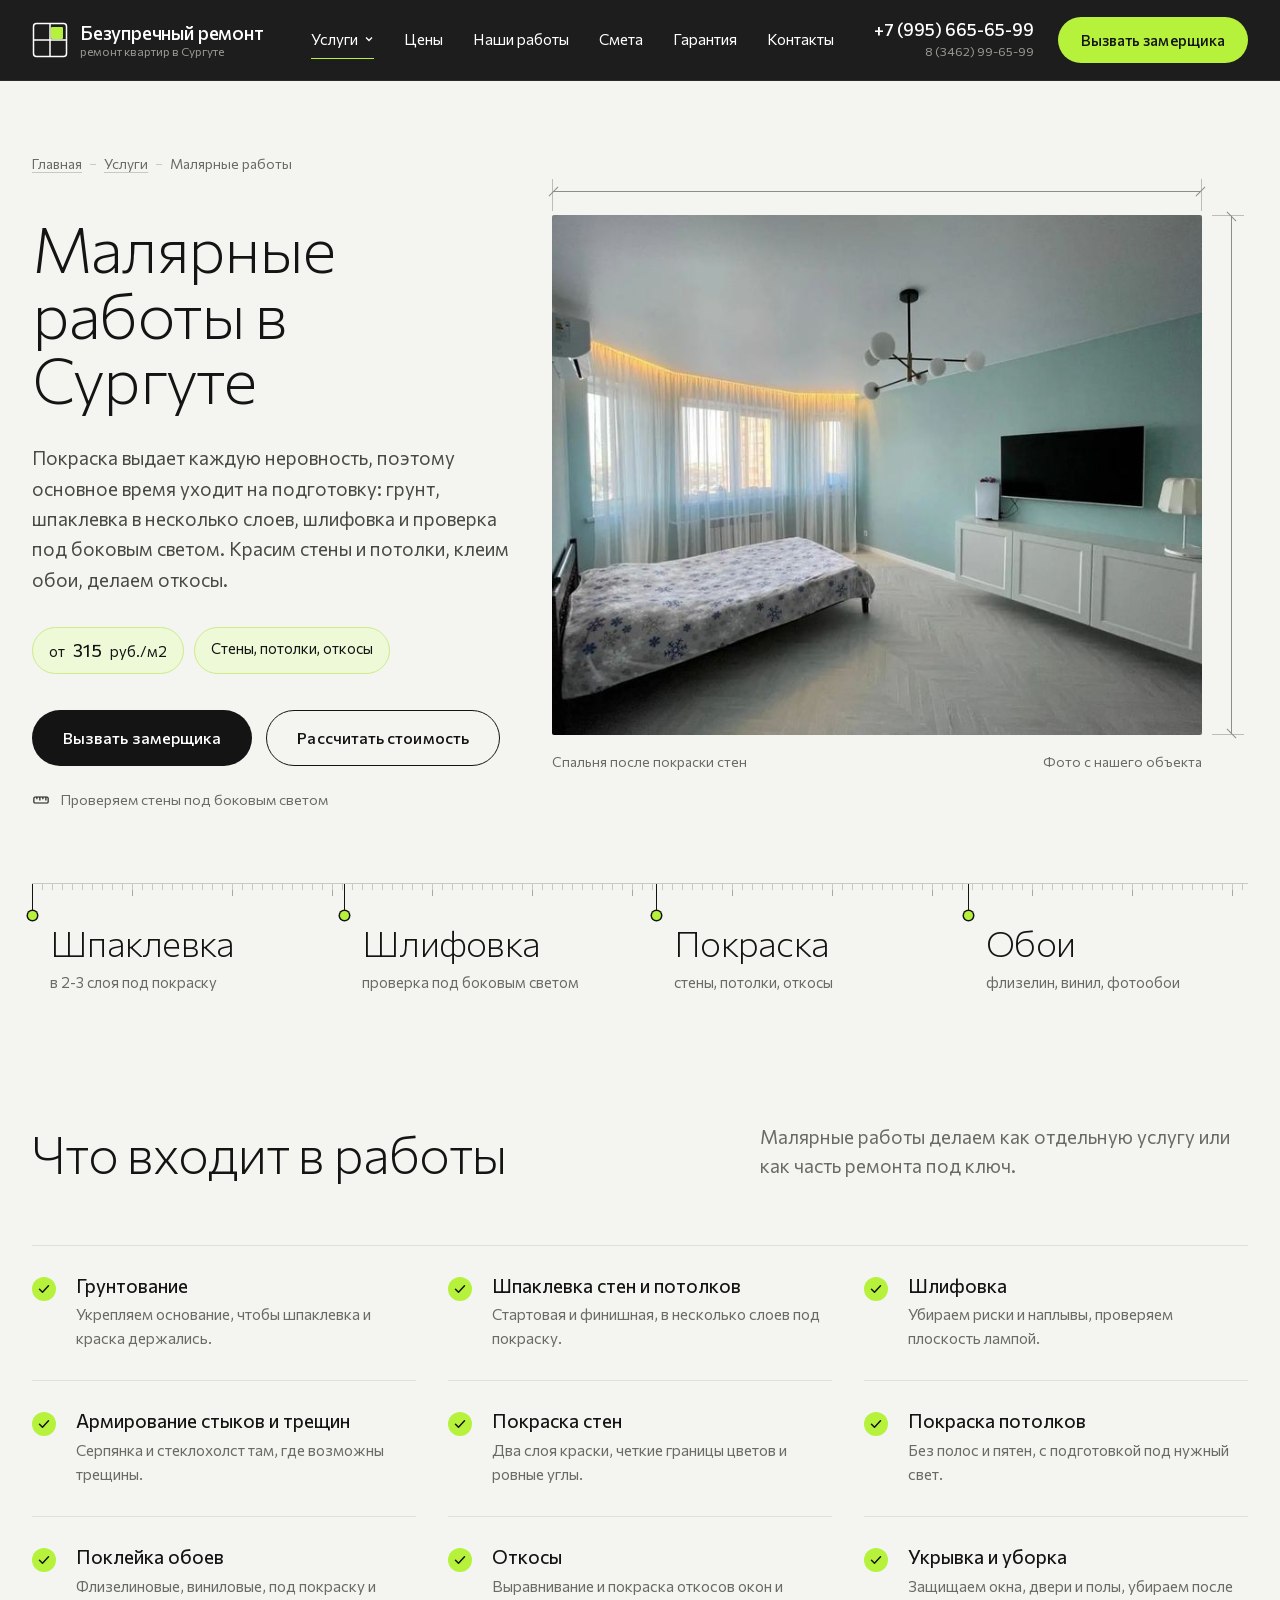
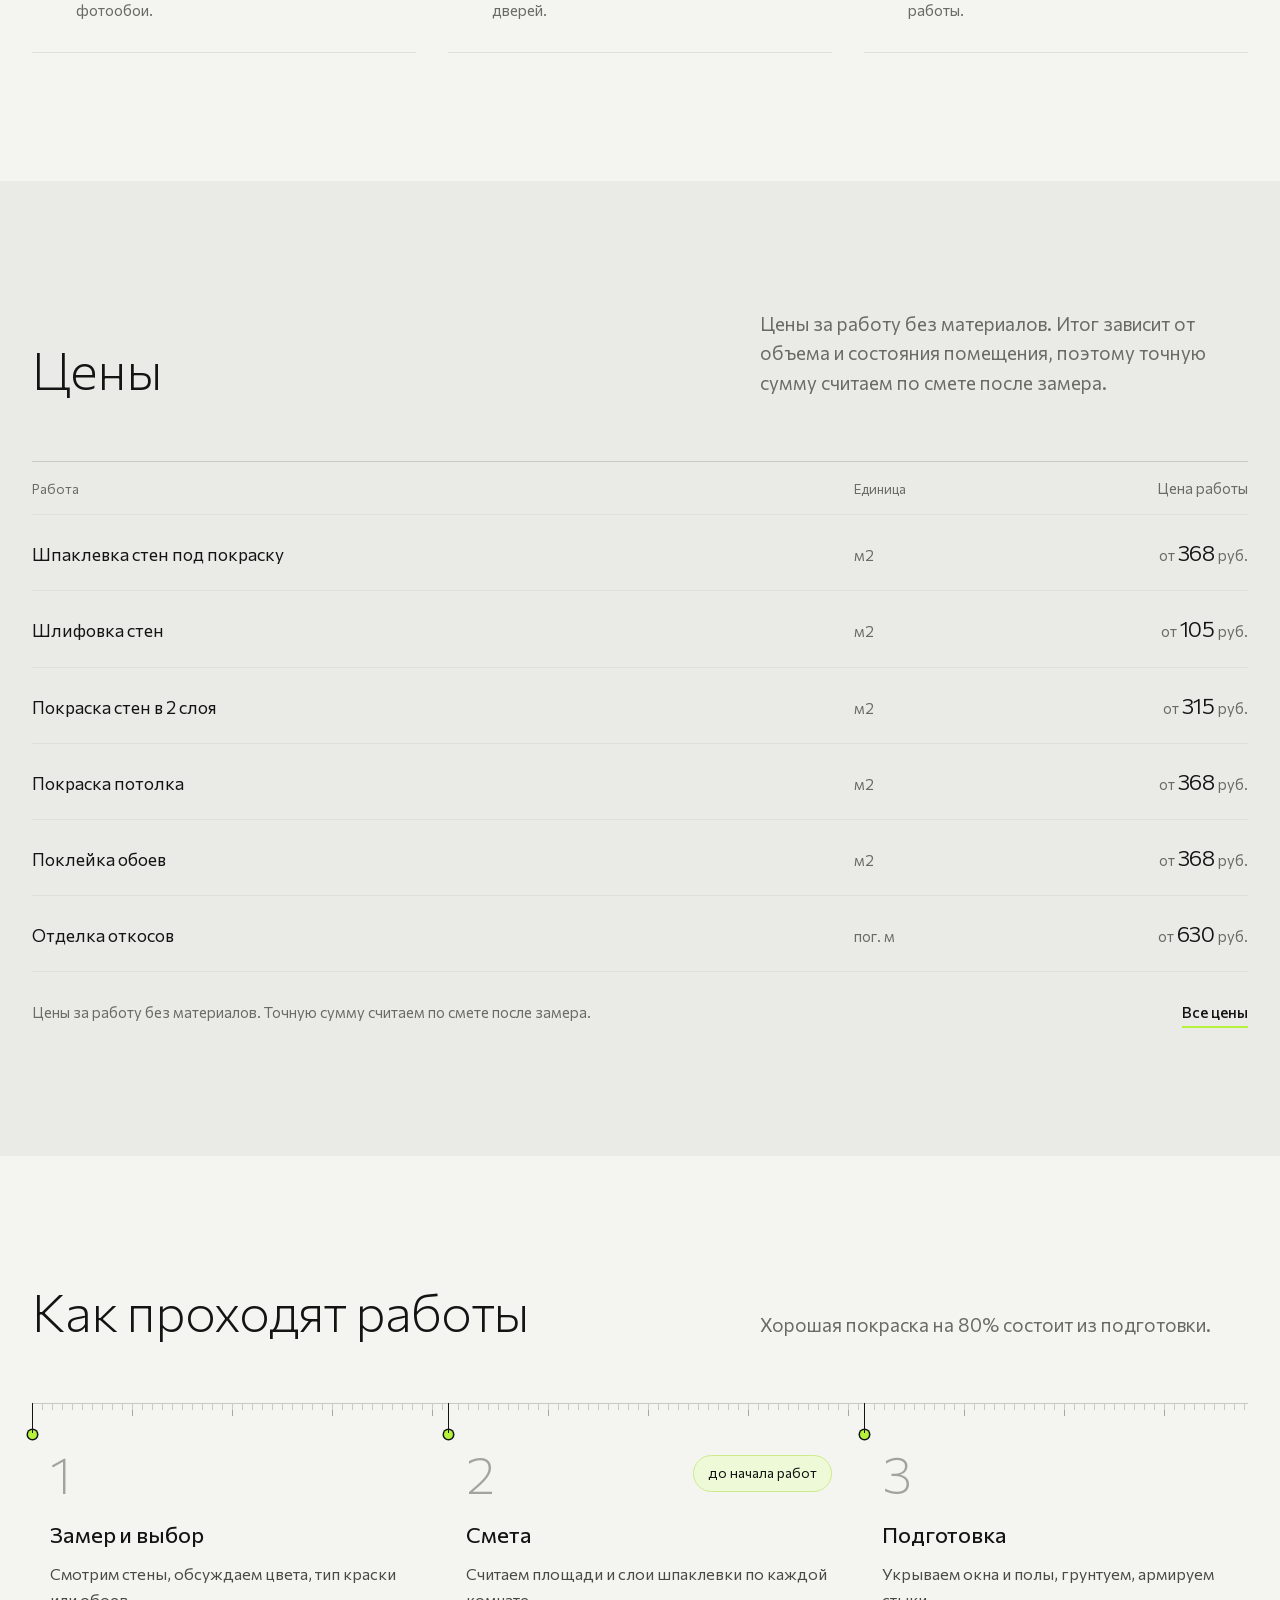
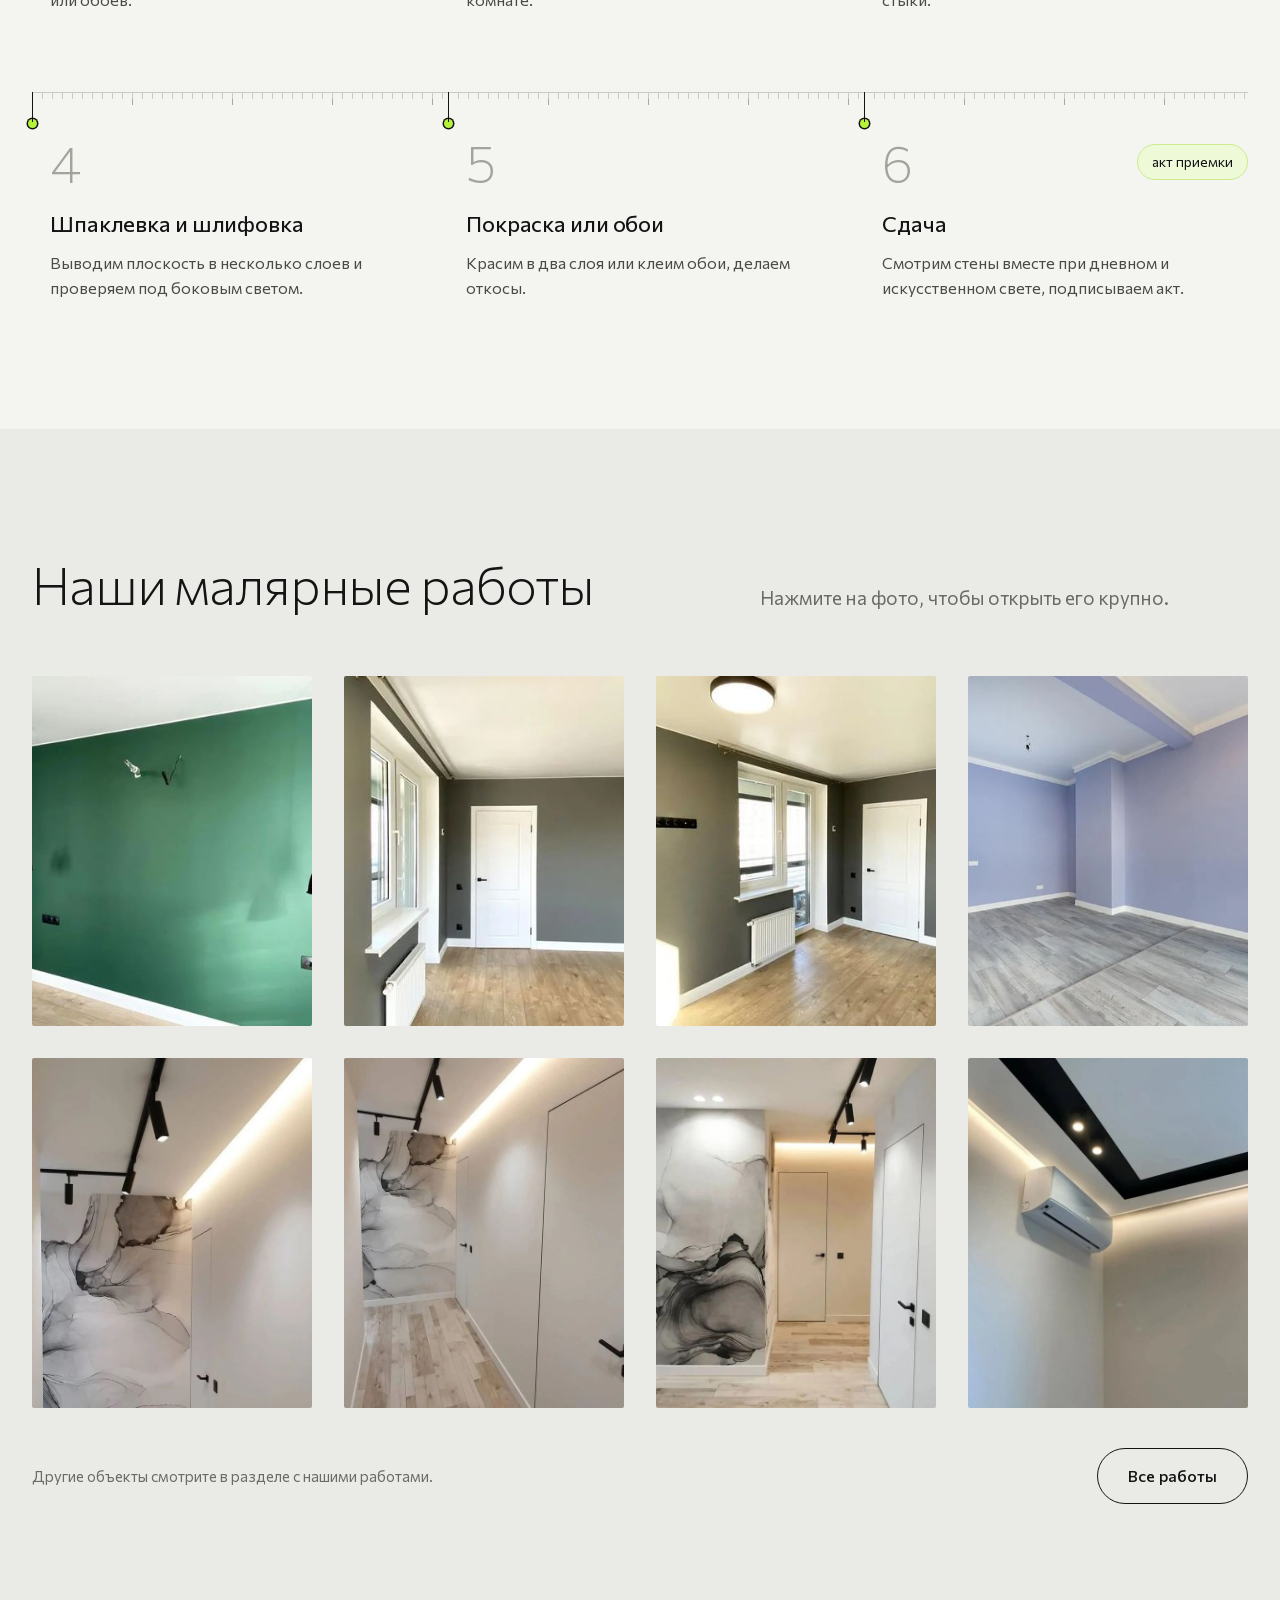
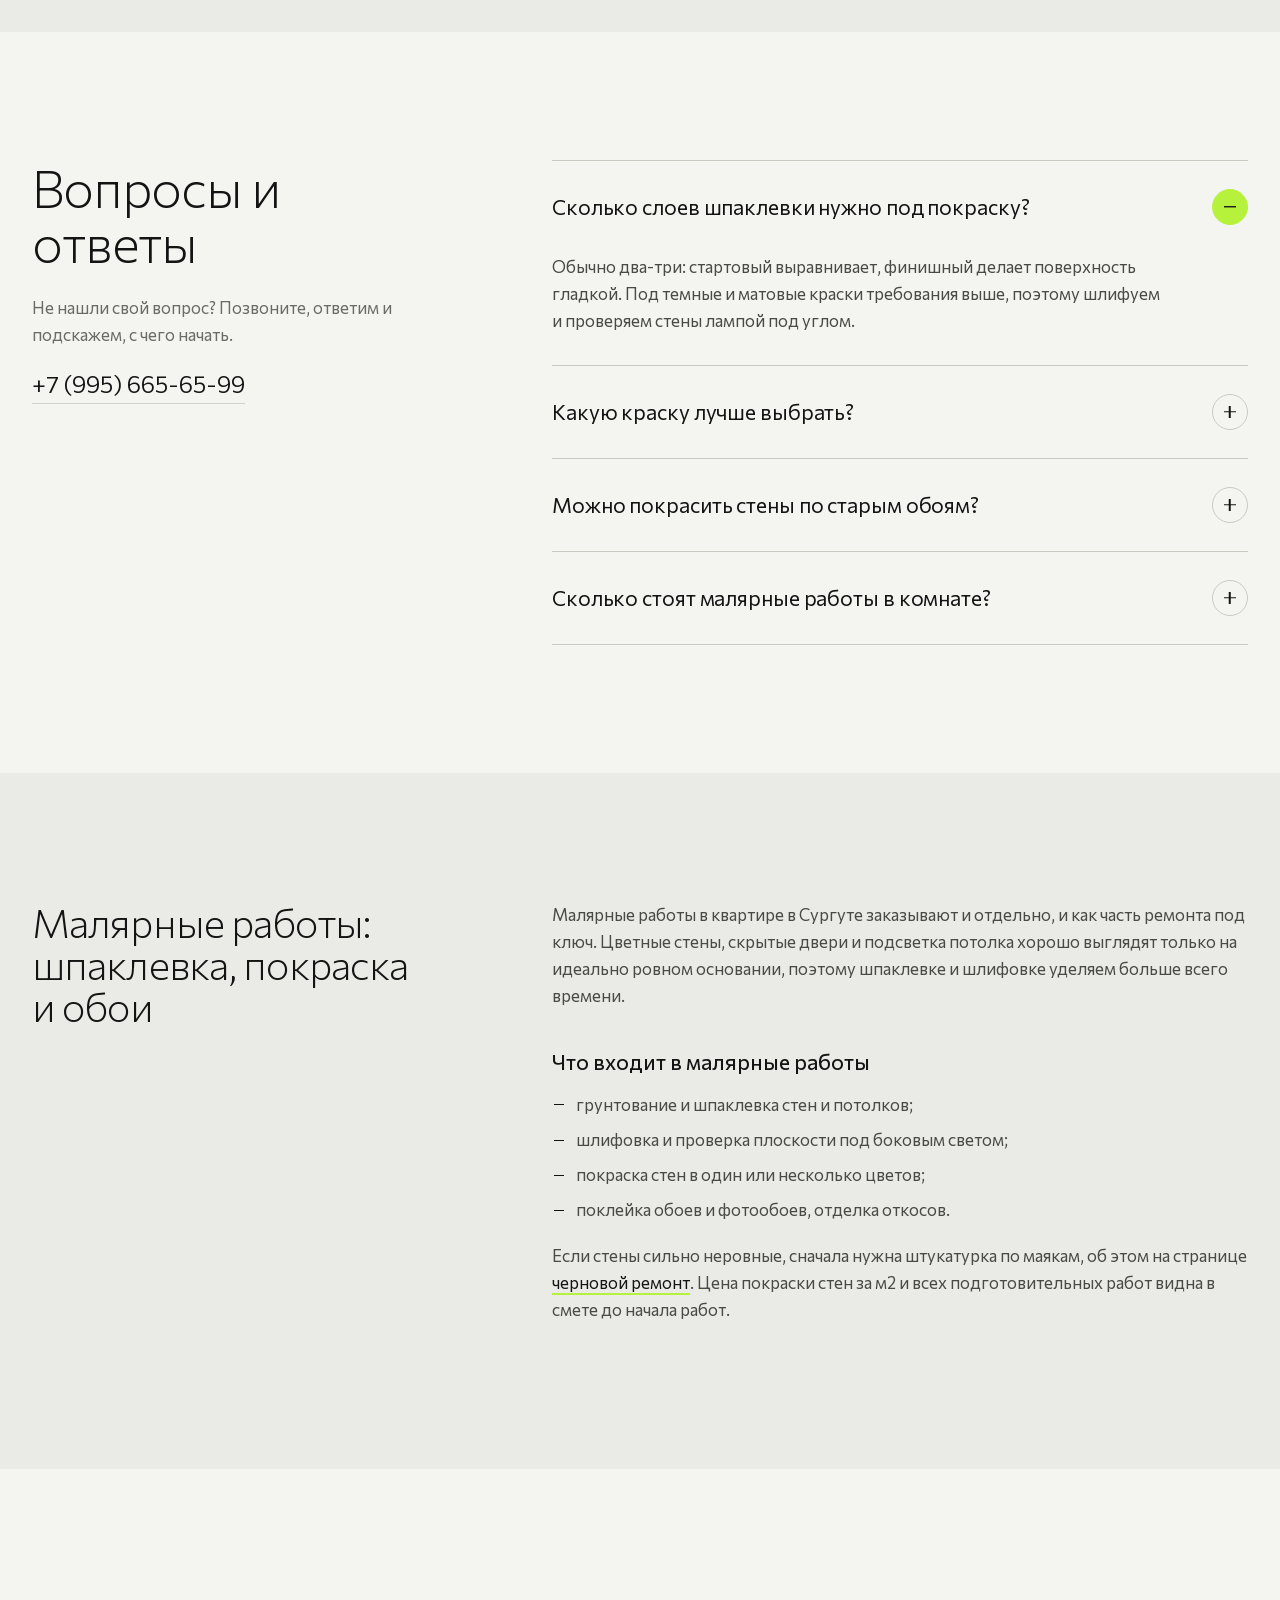
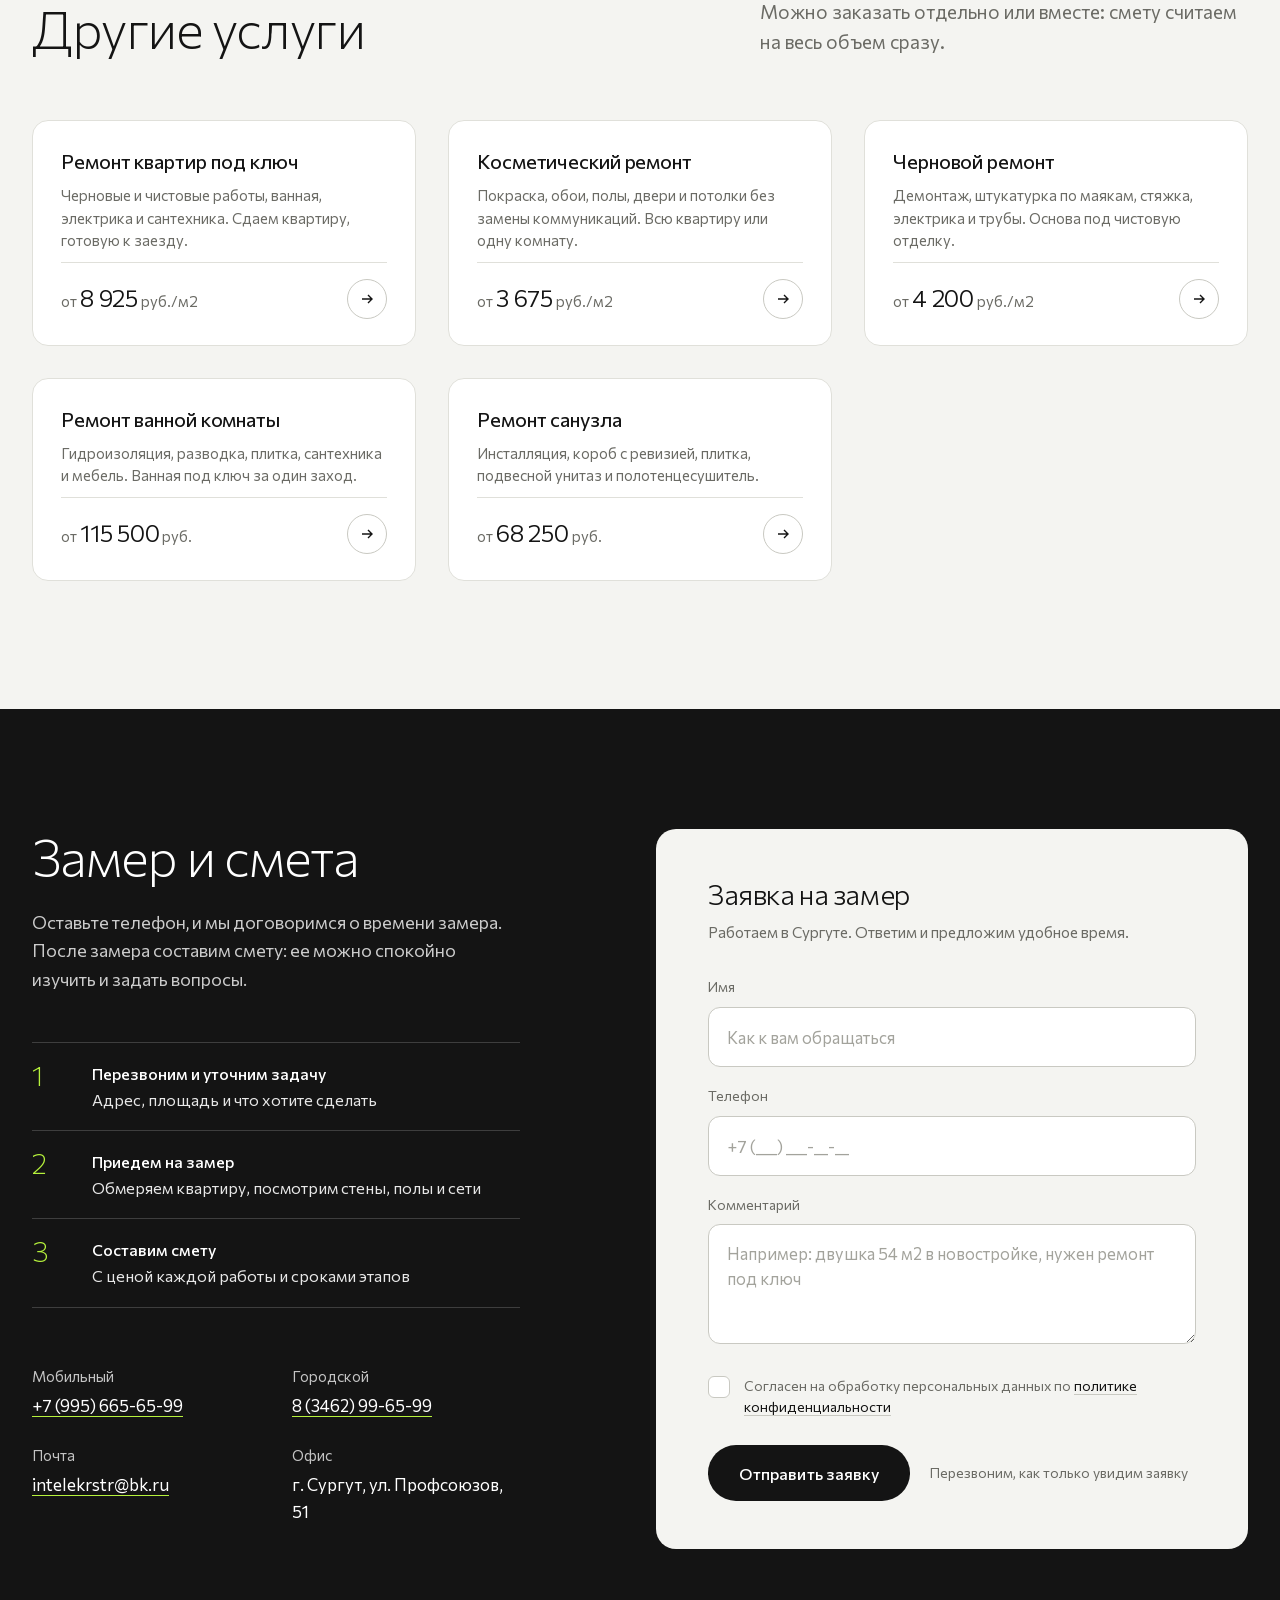
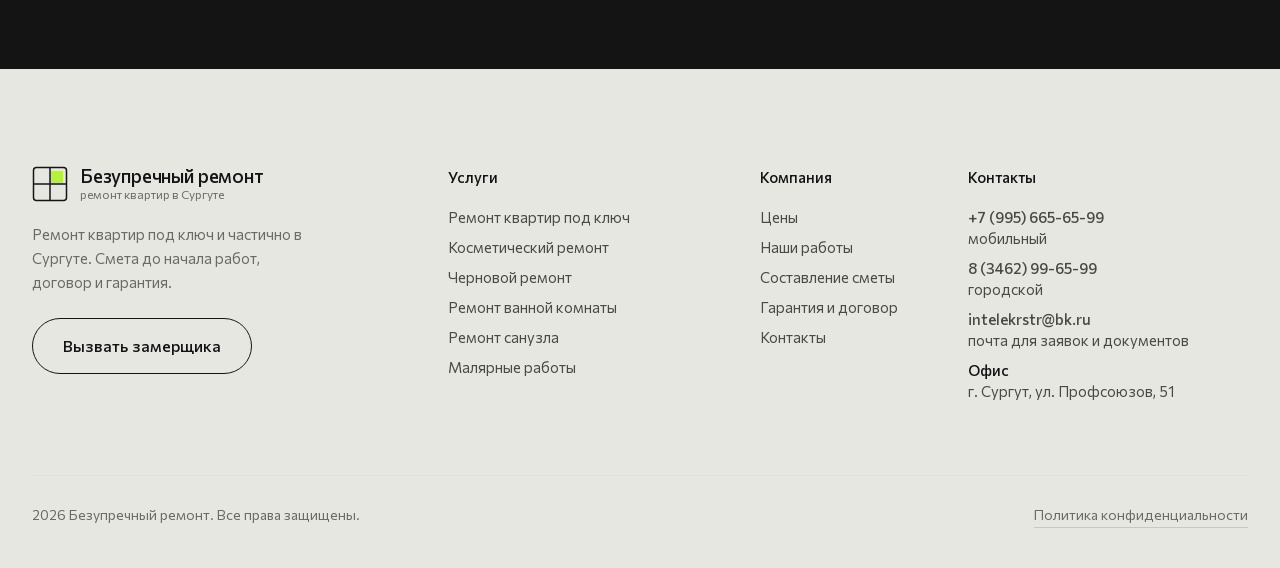
<file: malyarnye-raboty.html>
<!doctype html>
<html lang="ru">
<head>
<meta charset="utf-8">
<meta name="viewport" content="width=device-width, initial-scale=1">
<meta name="robots" content="noindex, nofollow">
<title>Малярные работы в Сургуте - шпаклевка и покраска стен от 315 руб./м2 | Безупречный ремонт</title>
<meta name="description" content="Малярные работы в квартирах Сургута: шпаклевка, покраска стен и потолков, поклейка обоев, откосы. Ровные стены и углы, смета до начала работ и договор.">
<meta property="og:type" content="website">
<meta property="og:title" content="Малярные работы в Сургуте - шпаклевка и покраска стен от 315 руб./м2 | Безупречный ремонт">
<meta property="og:description" content="Малярные работы в квартирах Сургута: шпаклевка, покраска стен и потолков, поклейка обоев, откосы. Ровные стены и углы, смета до начала работ и договор.">
<meta property="og:locale" content="ru_RU">
<meta name="theme-color" content="#141414">
<link rel="icon" href="favicon.svg" type="image/svg+xml">
<link rel="preload" href="fonts/commissioner-cyrillic.woff2" as="font" type="font/woff2" crossorigin>
<link rel="stylesheet" href="css/style.css">
<script type="application/ld+json">{"@context":"https://schema.org","@type":"HomeAndConstructionBusiness","name":"Безупречный ремонт","description":"Ремонт квартир под ключ и частично в Сургуте: черновой и косметический ремонт, ремонт ванной и санузла, малярные работы.","telephone":["+79956656599","+73462996599"],"email":"intelekrstr@bk.ru","areaServed":"Сургут","address":{"@type":"PostalAddress","streetAddress":"ул. Профсоюзов, 51","addressLocality":"Сургут","addressCountry":"RU"},"priceRange":"от 315 руб./м2"}</script>
<script type="application/ld+json">{"@context":"https://schema.org","@type":"FAQPage","mainEntity":[{"@type":"Question","name":"Сколько слоев шпаклевки нужно под покраску?","acceptedAnswer":{"@type":"Answer","text":"Обычно два-три: стартовый выравнивает, финишный делает поверхность гладкой. Под темные и матовые краски требования выше, поэтому шлифуем и проверяем стены лампой под углом."}},{"@type":"Question","name":"Какую краску лучше выбрать?","acceptedAnswer":{"@type":"Answer","text":"Для комнат подходит матовая или глубокоматовая моющаяся краска, для кухни и коридора износостойкая. Подскажем по конкретным маркам и посчитаем расход."}},{"@type":"Question","name":"Можно покрасить стены по старым обоям?","acceptedAnswer":{"@type":"Answer","text":"Нет. Старые обои снимаем, иначе краска отслоится вместе с ними, а стыки будут видны."}},{"@type":"Question","name":"Сколько стоят малярные работы в комнате?","acceptedAnswer":{"@type":"Answer","text":"Зависит от площади стен и их состояния. Ориентир: шпаклевка от 368 руб./м2, покраска в два слоя от 315 руб./м2. Точную сумму считаем по смете."}}]}</script>
<script type="application/ld+json">{"@context":"https://schema.org","@type":"Service","name":"Малярные работы в Сургуте","serviceType":"Малярные работы","areaServed":"Сургут","provider":{"@type":"HomeAndConstructionBusiness","name":"Безупречный ремонт"},"offers":{"@type":"Offer","priceCurrency":"RUB","price":"315","description":"от 315 руб./м2, работа без материалов"}}</script>
</head>
<body>

<header class="top" id="top">
  <div class="wrap">
    <div class="top-in">
      <a class="logo" href="./" aria-label="Безупречный ремонт, на главную">
        <svg width="36" height="36" viewBox="0 0 36 36" fill="none" aria-hidden="true"><rect x="1.5" y="1.5" width="33" height="33" rx="3" stroke="#FFFFFF" stroke-width="1.5"/><rect x="19" y="5" width="12" height="12" rx="1" fill="#B6F23C"/><path d="M18 1.5v33M1.5 18h33" stroke="#FFFFFF" stroke-width="1.5"/></svg>
        <span class="logo-txt">Безупречный ремонт<small>ремонт квартир в Сургуте</small></span>
      </a>
      <nav class="nav" aria-label="Основное меню">
        <div class="dd">
          <a href="./#uslugi" class="on" aria-haspopup="true">Услуги <svg width="10" height="10" viewBox="0 0 10 10" fill="none" aria-hidden="true"><path d="M2 3.5l3 3 3-3" stroke="#FFFFFF" stroke-width="1.3"/></svg></a>
          <div class="dd-menu"><ul>
            <li><a href="remont-kvartir-pod-klyuch.html">Ремонт квартир под ключ<small>от 8 925 руб./м2</small></a></li>
            <li><a href="kosmeticheskiy-remont.html">Косметический ремонт<small>от 3 675 руб./м2</small></a></li>
            <li><a href="chernovoy-remont.html">Черновой ремонт<small>от 4 200 руб./м2</small></a></li>
            <li><a href="remont-vannoy-komnaty.html">Ремонт ванной комнаты<small>от 115 500 руб.</small></a></li>
            <li><a href="remont-sanuzla.html">Ремонт санузла<small>от 68 250 руб.</small></a></li>
            <li><a href="malyarnye-raboty.html">Малярные работы<small>от 315 руб./м2</small></a></li>
          </ul></div>
        </div>
        <a href="ceny.html">Цены</a>
        <a href="portfolio.html">Наши работы</a>
        <a href="smeta-na-remont.html">Смета</a>
        <a href="garantiya.html">Гарантия</a>
        <a href="kontakty.html">Контакты</a>
      </nav>
      <div class="top-contact">
        <div class="phone"><a href="tel:+79956656599">+7 (995) 665-65-99</a><span>8 (3462) 99-65-99</span></div>
        <a class="btn btn-primary" href="#zayavka">Вызвать замерщика</a>
        <a class="call-ico" href="tel:+79956656599" aria-label="Позвонить">
          <svg width="20" height="20" viewBox="0 0 24 24" fill="none" aria-hidden="true"><path d="M5 4h4l2 5-2.5 1.5a11 11 0 005 5L15 13l5 2v4a2 2 0 01-2 2A16 16 0 013 6a2 2 0 012-2z" stroke="#141414" stroke-width="1.6" stroke-linejoin="round"/></svg>
        </a>
        <button class="burger" type="button" aria-label="Открыть меню" aria-expanded="false"><i></i><i></i></button>
      </div>
    </div>
    <nav class="mnav" aria-label="Мобильное меню">
      <div class="mnav-group">Услуги</div>
      <a class="sub" href="remont-kvartir-pod-klyuch.html">Ремонт квартир под ключ</a>
      <a class="sub" href="kosmeticheskiy-remont.html">Косметический ремонт</a>
      <a class="sub" href="chernovoy-remont.html">Черновой ремонт</a>
      <a class="sub" href="remont-vannoy-komnaty.html">Ремонт ванной комнаты</a>
      <a class="sub" href="remont-sanuzla.html">Ремонт санузла</a>
      <a class="sub" href="malyarnye-raboty.html">Малярные работы</a>
      <div class="mnav-group">Компания</div>
      <a class="sub" href="ceny.html">Цены</a>
      <a class="sub" href="portfolio.html">Наши работы</a>
      <a class="sub" href="smeta-na-remont.html">Смета</a>
      <a class="sub" href="garantiya.html">Гарантия</a>
      <a class="sub" href="kontakty.html">Контакты</a>
      <a class="m-phone" href="tel:+79956656599">+7 (995) 665-65-99</a>
      <a class="btn btn-primary" href="#zayavka">Вызвать замерщика</a>
    </nav>
  </div>
</header>

<main>
<section class="phero">
  <div class="wrap">
    <nav aria-label="Навигационная цепочка"><ol class="crumbs">
      <li><a href="./">Главная</a></li>
      <li><a href="./#uslugi">Услуги</a></li>
      <li aria-current="page">Малярные работы</li>
    </ol></nav>
    <div class="hero-grid">
      <div class="hero-text">
        <h1 class="h1">Малярные работы в Сургуте</h1>
        <p class="hero-sub">Покраска выдает каждую неровность, поэтому основное время уходит на подготовку: грунт, шпаклевка в несколько слоев, шлифовка и проверка под боковым светом. Красим стены и потолки, клеим обои, делаем откосы.</p>
        <div class="chips"><span class="chip">от <b>315</b> руб./м2</span><span class="chip">Стены, потолки, откосы</span></div>
        <div class="actions">
          <a class="btn btn-primary" href="#zayavka">Вызвать замерщика</a>
          <a class="btn btn-line" href="ceny.html#kalkulyator">Рассчитать стоимость</a>
        </div>
        <p class="hero-note"><svg width="18" height="18" viewBox="0 0 24 24" fill="none" aria-hidden="true"><rect x="2.5" y="8" width="19" height="8" rx="1.5" stroke="#141414" stroke-width="1.5"/><path d="M6.5 8v3M10.5 8v4.5M14.5 8v3M18.5 8v4.5" stroke="#141414" stroke-width="1.5"/></svg>Проверяем стены под боковым светом</p>
      </div>
      <figure class="hero-fig">
        <div class="frame">
          <div class="dim dim-x" aria-hidden="true"><i></i></div>
          <div class="dim dim-y" aria-hidden="true"><i></i></div>
          <img src="img/works/malyar-myatnaya-spalnya.jpg" srcset="img/works/malyar-myatnaya-spalnya-m.jpg 760w, img/works/malyar-myatnaya-spalnya.jpg 1280w" sizes="(max-width: 1100px) 100vw, 55vw" alt="Спальня с мятными стенами и подсветкой потолка" width="1280" height="960" fetchpriority="high" decoding="async">
        </div>
        <figcaption><span>Спальня после покраски стен</span><span>Фото с нашего объекта</span></figcaption>
      </figure>
    </div>
    <div class="ruler">
      <div class="facts">
        <div class="fact"><b>Шпаклевка</b><span>в 2-3 слоя под покраску</span></div>
        <div class="fact"><b>Шлифовка</b><span>проверка под боковым светом</span></div>
        <div class="fact"><b>Покраска</b><span>стены, потолки, откосы</span></div>
        <div class="fact"><b>Обои</b><span>флизелин, винил, фотообои</span></div>
      </div>
    </div>
  </div>
</section>

<section class="section" id="sostav">
  <div class="wrap">
    <header class="sec-head">
      <h2 class="h2">Что входит в работы</h2>
      <p class="lead">Малярные работы делаем как отдельную услугу или как часть ремонта под ключ.</p>
    </header>
    <ul class="inc">
      <li><svg width="24" height="24" viewBox="0 0 24 24" fill="none" aria-hidden="true"><circle cx="12" cy="12" r="12" fill="#B6F23C"/><path d="M7.5 12.2l3 3 6-6.4" stroke="#141414" stroke-width="1.5" stroke-linecap="round" stroke-linejoin="round"/></svg><h3>Грунтование</h3><p>Укрепляем основание, чтобы шпаклевка и краска держались.</p></li>
      <li><svg width="24" height="24" viewBox="0 0 24 24" fill="none" aria-hidden="true"><circle cx="12" cy="12" r="12" fill="#B6F23C"/><path d="M7.5 12.2l3 3 6-6.4" stroke="#141414" stroke-width="1.5" stroke-linecap="round" stroke-linejoin="round"/></svg><h3>Шпаклевка стен и потолков</h3><p>Стартовая и финишная, в несколько слоев под покраску.</p></li>
      <li><svg width="24" height="24" viewBox="0 0 24 24" fill="none" aria-hidden="true"><circle cx="12" cy="12" r="12" fill="#B6F23C"/><path d="M7.5 12.2l3 3 6-6.4" stroke="#141414" stroke-width="1.5" stroke-linecap="round" stroke-linejoin="round"/></svg><h3>Шлифовка</h3><p>Убираем риски и наплывы, проверяем плоскость лампой.</p></li>
      <li><svg width="24" height="24" viewBox="0 0 24 24" fill="none" aria-hidden="true"><circle cx="12" cy="12" r="12" fill="#B6F23C"/><path d="M7.5 12.2l3 3 6-6.4" stroke="#141414" stroke-width="1.5" stroke-linecap="round" stroke-linejoin="round"/></svg><h3>Армирование стыков и трещин</h3><p>Серпянка и стеклохолст там, где возможны трещины.</p></li>
      <li><svg width="24" height="24" viewBox="0 0 24 24" fill="none" aria-hidden="true"><circle cx="12" cy="12" r="12" fill="#B6F23C"/><path d="M7.5 12.2l3 3 6-6.4" stroke="#141414" stroke-width="1.5" stroke-linecap="round" stroke-linejoin="round"/></svg><h3>Покраска стен</h3><p>Два слоя краски, четкие границы цветов и ровные углы.</p></li>
      <li><svg width="24" height="24" viewBox="0 0 24 24" fill="none" aria-hidden="true"><circle cx="12" cy="12" r="12" fill="#B6F23C"/><path d="M7.5 12.2l3 3 6-6.4" stroke="#141414" stroke-width="1.5" stroke-linecap="round" stroke-linejoin="round"/></svg><h3>Покраска потолков</h3><p>Без полос и пятен, с подготовкой под нужный свет.</p></li>
      <li><svg width="24" height="24" viewBox="0 0 24 24" fill="none" aria-hidden="true"><circle cx="12" cy="12" r="12" fill="#B6F23C"/><path d="M7.5 12.2l3 3 6-6.4" stroke="#141414" stroke-width="1.5" stroke-linecap="round" stroke-linejoin="round"/></svg><h3>Поклейка обоев</h3><p>Флизелиновые, виниловые, под покраску и фотообои.</p></li>
      <li><svg width="24" height="24" viewBox="0 0 24 24" fill="none" aria-hidden="true"><circle cx="12" cy="12" r="12" fill="#B6F23C"/><path d="M7.5 12.2l3 3 6-6.4" stroke="#141414" stroke-width="1.5" stroke-linecap="round" stroke-linejoin="round"/></svg><h3>Откосы</h3><p>Выравнивание и покраска откосов окон и дверей.</p></li>
      <li><svg width="24" height="24" viewBox="0 0 24 24" fill="none" aria-hidden="true"><circle cx="12" cy="12" r="12" fill="#B6F23C"/><path d="M7.5 12.2l3 3 6-6.4" stroke="#141414" stroke-width="1.5" stroke-linecap="round" stroke-linejoin="round"/></svg><h3>Укрывка и уборка</h3><p>Защищаем окна, двери и полы, убираем после работы.</p></li>
    </ul>
  </div>
</section>



<section class="section section-mist" id="ceny">
  <div class="wrap">
    <header class="sec-head">
      <h2 class="h2">Цены</h2>
      <p class="lead">Цены за работу без материалов. Итог зависит от объема и состояния помещения, поэтому точную сумму считаем по смете после замера.</p>
    </header>
    <div class="ptable">
      <div class="row head"><span>Работа</span><span>Единица</span><span class="val">Цена работы</span></div>
      <div class="row"><span class="name">Шпаклевка стен под покраску</span><span class="unit">м2</span><span class="val">от <b>368</b> руб.</span></div>
      <div class="row"><span class="name">Шлифовка стен</span><span class="unit">м2</span><span class="val">от <b>105</b> руб.</span></div>
      <div class="row"><span class="name">Покраска стен в 2 слоя</span><span class="unit">м2</span><span class="val">от <b>315</b> руб.</span></div>
      <div class="row"><span class="name">Покраска потолка</span><span class="unit">м2</span><span class="val">от <b>368</b> руб.</span></div>
      <div class="row"><span class="name">Поклейка обоев</span><span class="unit">м2</span><span class="val">от <b>368</b> руб.</span></div>
      <div class="row"><span class="name">Отделка откосов</span><span class="unit">пог. м</span><span class="val">от <b>630</b> руб.</span></div>
    </div>
    <div class="ptable-note"><span>Цены за работу без материалов. Точную сумму считаем по смете после замера.</span><a class="link" href="ceny.html">Все цены</a></div>
  </div>
</section>

<section class="section" id="etapy">
  <div class="wrap">
    <header class="sec-head">
      <h2 class="h2">Как проходят работы</h2>
      <p class="lead">Хорошая покраска на 80% состоит из подготовки.</p>
    </header>
    <ol class="steps steps-6">
      <li class="step">
        <span class="step-dot" aria-hidden="true"></span>
        <div class="step-top"><span class="step-n">1</span></div>
        <h3 class="h3">Замер и выбор</h3>
        <p>Смотрим стены, обсуждаем цвета, тип краски или обоев.</p>
      </li>
      <li class="step">
        <span class="step-dot" aria-hidden="true"></span>
        <div class="step-top"><span class="step-n">2</span><span class="step-time">до начала работ</span></div>
        <h3 class="h3">Смета</h3>
        <p>Считаем площади и слои шпаклевки по каждой комнате.</p>
      </li>
      <li class="step">
        <span class="step-dot" aria-hidden="true"></span>
        <div class="step-top"><span class="step-n">3</span></div>
        <h3 class="h3">Подготовка</h3>
        <p>Укрываем окна и полы, грунтуем, армируем стыки.</p>
      </li>
      <li class="step">
        <span class="step-dot" aria-hidden="true"></span>
        <div class="step-top"><span class="step-n">4</span></div>
        <h3 class="h3">Шпаклевка и шлифовка</h3>
        <p>Выводим плоскость в несколько слоев и проверяем под боковым светом.</p>
      </li>
      <li class="step">
        <span class="step-dot" aria-hidden="true"></span>
        <div class="step-top"><span class="step-n">5</span></div>
        <h3 class="h3">Покраска или обои</h3>
        <p>Красим в два слоя или клеим обои, делаем откосы.</p>
      </li>
      <li class="step">
        <span class="step-dot" aria-hidden="true"></span>
        <div class="step-top"><span class="step-n">6</span><span class="step-time">акт приемки</span></div>
        <h3 class="h3">Сдача</h3>
        <p>Смотрим стены вместе при дневном и искусственном свете, подписываем акт.</p>
      </li>
    </ol>
  </div>
</section>

<section class="section section-mist" id="foto">
  <div class="wrap">
    <header class="sec-head">
      <h2 class="h2">Наши малярные работы</h2>
      <p class="lead">Нажмите на фото, чтобы открыть его крупно.</p>
    </header>
    <div class="gal gal-row">
      <button class="gal-item" type="button" data-lb="img/works/malyar-zelenaya-stena.jpg" data-cats="malyar"><figure><div class="ph"><img src="img/works/malyar-zelenaya-stena.jpg" srcset="img/works/malyar-zelenaya-stena-m.jpg 760w, img/works/malyar-zelenaya-stena.jpg 1280w" sizes="(max-width: 760px) 50vw, 25vw" alt="Акцентная зеленая стена после покраски" width="1280" height="720" loading="lazy" decoding="async"></div></figure></button>
      <button class="gal-item" type="button" data-lb="img/works/malyar-dva-cveta.jpg" data-cats="malyar"><figure><div class="ph"><img src="img/works/malyar-dva-cveta.jpg" srcset="img/works/malyar-dva-cveta-m.jpg 760w, img/works/malyar-dva-cveta.jpg 1280w" sizes="(max-width: 760px) 50vw, 25vw" alt="Покраска стен в два цвета: серый и зеленый" width="1280" height="707" loading="lazy" decoding="async"></div></figure></button>
      <button class="gal-item" type="button" data-lb="img/works/malyar-grafit.jpg" data-cats="malyar"><figure><div class="ph"><img src="img/works/malyar-grafit.jpg" srcset="img/works/malyar-grafit-m.jpg 760w, img/works/malyar-grafit.jpg 1280w" sizes="(max-width: 760px) 50vw, 25vw" alt="Комната с графитовыми стенами после покраски" width="1280" height="705" loading="lazy" decoding="async"></div></figure></button>
      <button class="gal-item" type="button" data-lb="img/works/malyar-sirenevye-steny.jpg" data-cats="malyar"><figure><div class="ph"><img src="img/works/malyar-sirenevye-steny.jpg" srcset="img/works/malyar-sirenevye-steny-m.jpg 760w, img/works/malyar-sirenevye-steny.jpg 1280w" sizes="(max-width: 760px) 50vw, 25vw" alt="Комната со стенами, окрашенными в сиреневый цвет" width="1280" height="853" loading="lazy" decoding="async"></div></figure></button>
      <button class="gal-item" type="button" data-lb="img/works/malyar-koridor-treki.jpg" data-cats="malyar"><figure><div class="ph"><img src="img/works/malyar-koridor-treki.jpg" srcset="img/works/malyar-koridor-treki-m.jpg 760w, img/works/malyar-koridor-treki.jpg 1280w" sizes="(max-width: 760px) 50vw, 25vw" alt="Коридор с трековыми светильниками и фотообоями" width="1280" height="1253" loading="lazy" decoding="async"></div></figure></button>
      <button class="gal-item" type="button" data-lb="img/works/malyar-skrytye-dveri.jpg" data-cats="malyar"><figure><div class="ph"><img src="img/works/malyar-skrytye-dveri.jpg" srcset="img/works/malyar-skrytye-dveri-m.jpg 760w, img/works/malyar-skrytye-dveri.jpg 1280w" sizes="(max-width: 760px) 50vw, 25vw" alt="Коридор с дверями скрытого монтажа" width="1280" height="1231" loading="lazy" decoding="async"></div></figure></button>
      <button class="gal-item" type="button" data-lb="img/works/malyar-holl-fotooboi.jpg" data-cats="malyar"><figure><div class="ph"><img src="img/works/malyar-holl-fotooboi.jpg" srcset="img/works/malyar-holl-fotooboi-m.jpg 760w, img/works/malyar-holl-fotooboi.jpg 1280w" sizes="(max-width: 760px) 50vw, 25vw" alt="Холл с фотообоями и скрытыми дверями" width="1280" height="1228" loading="lazy" decoding="async"></div></figure></button>
      <button class="gal-item" type="button" data-lb="img/works/malyar-potolok-podsvetka.jpg" data-cats="malyar"><figure><div class="ph"><img src="img/works/malyar-potolok-podsvetka.jpg" srcset="img/works/malyar-potolok-podsvetka-m.jpg 620w, img/works/malyar-potolok-podsvetka.jpg 1044w" sizes="(max-width: 760px) 50vw, 25vw" alt="Потолок с подсветкой и теневым профилем" width="1044" height="1280" loading="lazy" decoding="async"></div></figure></button>
    </div>
    <div class="gal-foot"><span>Другие объекты смотрите в разделе с нашими работами.</span><a class="btn btn-line" href="portfolio.html">Все работы</a></div>
  </div>
</section>

<section class="section" id="voprosy">
  <div class="wrap">
    <div class="faq">
      <div class="faq-head">
        <h2 class="h2">Вопросы и ответы</h2>
        <p>Не нашли свой вопрос? Позвоните, ответим и подскажем, с чего начать.</p>
        <a class="big-phone" href="tel:+79956656599">+7 (995) 665-65-99</a>
        
      </div>
      <div class="qa">
        <details open>
          <summary>Сколько слоев шпаклевки нужно под покраску?<span class="pm" aria-hidden="true"></span></summary>
          <p class="ans">Обычно два-три: стартовый выравнивает, финишный делает поверхность гладкой. Под темные и матовые краски требования выше, поэтому шлифуем и проверяем стены лампой под углом.</p>
        </details>
        <details>
          <summary>Какую краску лучше выбрать?<span class="pm" aria-hidden="true"></span></summary>
          <p class="ans">Для комнат подходит матовая или глубокоматовая моющаяся краска, для кухни и коридора износостойкая. Подскажем по конкретным маркам и посчитаем расход.</p>
        </details>
        <details>
          <summary>Можно покрасить стены по старым обоям?<span class="pm" aria-hidden="true"></span></summary>
          <p class="ans">Нет. Старые обои снимаем, иначе краска отслоится вместе с ними, а стыки будут видны.</p>
        </details>
        <details>
          <summary>Сколько стоят малярные работы в комнате?<span class="pm" aria-hidden="true"></span></summary>
          <p class="ans">Зависит от площади стен и их состояния. Ориентир: шпаклевка от <span class="nw">368 руб./м2,</span> покраска в два слоя от <span class="nw">315 руб./м2.</span> Точную сумму считаем по смете.</p>
        </details>
      </div>
    </div>
  </div>
</section>

<section class="section section-mist">
  <div class="wrap">
    <div class="prose">
      <div class="prose-h"><h2 class="h2">Малярные работы: шпаклевка, покраска и обои</h2></div>
      <div class="prose-b"><p>Малярные работы в квартире в Сургуте заказывают и отдельно, и как часть ремонта под ключ. Цветные стены, скрытые двери и подсветка потолка хорошо выглядят только на идеально ровном основании, поэтому шпаклевке и шлифовке уделяем больше всего времени.</p>
        <h3>Что входит в малярные работы</h3>
        <ul>
          <li>грунтование и шпаклевка стен и потолков;</li>
          <li>шлифовка и проверка плоскости под боковым светом;</li>
          <li>покраска стен в один или несколько цветов;</li>
          <li>поклейка обоев и фотообоев, отделка откосов.</li>
        </ul>
        <p>Если стены сильно неровные, сначала нужна штукатурка по маякам, об этом на странице <a href="chernovoy-remont.html">черновой ремонт</a>. Цена покраски стен за м2 и всех подготовительных работ видна в смете до начала работ.</p></div>
    </div>
  </div>
</section>

<section class="section">
  <div class="wrap">
    <header class="sec-head">
      <h2 class="h2">Другие услуги</h2>
      <p class="lead">Можно заказать отдельно или вместе: смету считаем на весь объем сразу.</p>
    </header>
    <div class="related">
      <a class="rel" href="remont-kvartir-pod-klyuch.html"><h3 class="h3">Ремонт квартир под ключ</h3><p>Черновые и чистовые работы, ванная, электрика и сантехника. Сдаем квартиру, готовую к заезду.</p><div class="price-row"><span class="price">от <b>8 925</b> руб./м2</span><span class="go"><svg width="16" height="16" viewBox="0 0 16 16" fill="none" aria-hidden="true"><path d="M3 8h10M9 4l4 4-4 4" stroke="#141414" stroke-width="1.4"/></svg></span></div></a>
      <a class="rel" href="kosmeticheskiy-remont.html"><h3 class="h3">Косметический ремонт</h3><p>Покраска, обои, полы, двери и потолки без замены коммуникаций. Всю квартиру или одну комнату.</p><div class="price-row"><span class="price">от <b>3 675</b> руб./м2</span><span class="go"><svg width="16" height="16" viewBox="0 0 16 16" fill="none" aria-hidden="true"><path d="M3 8h10M9 4l4 4-4 4" stroke="#141414" stroke-width="1.4"/></svg></span></div></a>
      <a class="rel" href="chernovoy-remont.html"><h3 class="h3">Черновой ремонт</h3><p>Демонтаж, штукатурка по маякам, стяжка, электрика и трубы. Основа под чистовую отделку.</p><div class="price-row"><span class="price">от <b>4 200</b> руб./м2</span><span class="go"><svg width="16" height="16" viewBox="0 0 16 16" fill="none" aria-hidden="true"><path d="M3 8h10M9 4l4 4-4 4" stroke="#141414" stroke-width="1.4"/></svg></span></div></a>
      <a class="rel" href="remont-vannoy-komnaty.html"><h3 class="h3">Ремонт ванной комнаты</h3><p>Гидроизоляция, разводка, плитка, сантехника и мебель. Ванная под ключ за один заход.</p><div class="price-row"><span class="price">от <b>115 500</b> руб.</span><span class="go"><svg width="16" height="16" viewBox="0 0 16 16" fill="none" aria-hidden="true"><path d="M3 8h10M9 4l4 4-4 4" stroke="#141414" stroke-width="1.4"/></svg></span></div></a>
      <a class="rel" href="remont-sanuzla.html"><h3 class="h3">Ремонт санузла</h3><p>Инсталляция, короб с ревизией, плитка, подвесной унитаз и полотенцесушитель.</p><div class="price-row"><span class="price">от <b>68 250</b> руб.</span><span class="go"><svg width="16" height="16" viewBox="0 0 16 16" fill="none" aria-hidden="true"><path d="M3 8h10M9 4l4 4-4 4" stroke="#141414" stroke-width="1.4"/></svg></span></div></a>
    </div>
  </div>
</section>

<section class="req" id="zayavka">
  <div class="wrap">
    <div class="req-grid">
      <div class="req-text">
        <h2 class="h2">Замер и смета</h2>
        <p>Оставьте телефон, и мы договоримся о времени замера. После замера составим смету: ее можно спокойно изучить и задать вопросы.</p>
        <ol class="next">
          <li><div><b>Перезвоним и уточним задачу</b>Адрес, площадь и что хотите сделать</div></li>
          <li><div><b>Приедем на замер</b>Обмеряем квартиру, посмотрим стены, полы и сети</div></li>
          <li><div><b>Составим смету</b>С ценой каждой работы и сроками этапов</div></li>
        </ol>
        <div class="contacts">
          <div>Мобильный<b><a href="tel:+79956656599">+7 (995) 665-65-99</a></b></div>
          <div>Городской<b><a href="tel:+73462996599">8 (3462) 99-65-99</a></b></div>
          <div>Почта<b><a href="mailto:intelekrstr@bk.ru">intelekrstr@bk.ru</a></b></div>
          <div>Офис<b>г. Сургут, ул. Профсоюзов, 51</b></div>
        </div>
      </div>
      <form class="form" action="send.php" method="post">
        <h3 class="h3">Заявка на замер</h3>
        <p>Работаем в Сургуте. Ответим и предложим удобное время.</p>
        <label class="inp"><span>Имя</span><input type="text" name="name" placeholder="Как к вам обращаться" autocomplete="name" maxlength="100"></label>
        <label class="inp"><span>Телефон</span><input type="tel" name="phone" placeholder="+7 (___) ___-__-__" autocomplete="tel" required maxlength="40"></label>
        <label class="inp"><span>Комментарий</span><textarea name="comment" placeholder="Например: двушка 54 м2 в новостройке, нужен ремонт под ключ" maxlength="2000"></textarea></label>
        <input type="hidden" name="page" value="Малярные работы">
        <label class="hp" aria-hidden="true">Сайт<input type="text" name="website" tabindex="-1" autocomplete="off"></label>
        <label class="agree"><input type="checkbox" name="agree" required><span class="box"><svg width="12" height="12" viewBox="0 0 12 12" fill="none" aria-hidden="true"><path d="M2.5 6.2l2.3 2.3 4.7-5" stroke="#fff" stroke-width="1.6" stroke-linecap="round" stroke-linejoin="round"/></svg></span><span>Согласен на обработку персональных данных по <a href="politika.html">политике конфиденциальности</a></span></label>
        <div class="form-foot">
          <button class="btn btn-primary" type="submit">Отправить заявку</button>
          <p>Перезвоним, как только увидим заявку</p>
        </div>
        <p class="form-err">Это предварительная версия сайта: отправка заявок заработает после переноса на хостинг. Пока звоните: <a href="tel:+79956656599">+7 (995) 665-65-99</a></p>
        <div class="form-ok" role="status">
          <h3 class="h3">Заявка отправлена</h3>
          <p>Спасибо! Скоро перезвоним и договоримся о времени замера. Если срочно, звоните: <a class="link" href="tel:+79956656599">+7 (995) 665-65-99</a></p>
        </div>
      </form>
    </div>
  </div>
</section>
</main>

<footer class="foot">
  <div class="wrap">
    <div class="foot-top">
      <div class="foot-brand">
        <a class="logo" href="./"><svg width="36" height="36" viewBox="0 0 36 36" fill="none" aria-hidden="true"><rect x="1.5" y="1.5" width="33" height="33" rx="3" stroke="#141414" stroke-width="1.5"/><rect x="19" y="5" width="12" height="12" rx="1" fill="#B6F23C"/><path d="M18 1.5v33M1.5 18h33" stroke="#141414" stroke-width="1.5"/></svg><span class="logo-txt">Безупречный ремонт<small>ремонт квартир в Сургуте</small></span></a>
        <p>Ремонт квартир под ключ и частично в Сургуте. Смета до начала работ, договор и гарантия.</p>
        <a class="btn btn-line" href="#zayavka">Вызвать замерщика</a>
      </div>
      <nav class="foot-col fc-1" aria-label="Услуги">
        <h4>Услуги</h4>
        <ul>
          <li><a href="remont-kvartir-pod-klyuch.html">Ремонт квартир под ключ</a></li>
          <li><a href="kosmeticheskiy-remont.html">Косметический ремонт</a></li>
          <li><a href="chernovoy-remont.html">Черновой ремонт</a></li>
          <li><a href="remont-vannoy-komnaty.html">Ремонт ванной комнаты</a></li>
          <li><a href="remont-sanuzla.html">Ремонт санузла</a></li>
          <li><a href="malyarnye-raboty.html">Малярные работы</a></li>
        </ul>
      </nav>
      <nav class="foot-col fc-2" aria-label="Компания">
        <h4>Компания</h4>
        <ul>
          <li><a href="ceny.html">Цены</a></li>
          <li><a href="portfolio.html">Наши работы</a></li>
          <li><a href="smeta-na-remont.html">Составление сметы</a></li>
          <li><a href="garantiya.html">Гарантия и договор</a></li>
          <li><a href="kontakty.html">Контакты</a></li>
        </ul>
      </nav>
      <div class="foot-col fc-4">
        <h4>Контакты</h4>
        <ul>
          <li><b><a href="tel:+79956656599">+7 (995) 665-65-99</a></b>мобильный</li>
          <li><b><a href="tel:+73462996599">8 (3462) 99-65-99</a></b>городской</li>
          <li><b><a href="mailto:intelekrstr@bk.ru">intelekrstr@bk.ru</a></b>почта для заявок и документов</li>
          <li><b>Офис</b>г. Сургут, ул. Профсоюзов, 51</li>
        </ul>
      </div>
    </div>
    
    <div class="bottom">
      <span>2026 Безупречный ремонт. Все права защищены.</span>
      <a href="politika.html">Политика конфиденциальности</a>
    </div>
  </div>
</footer>

<script src="js/main.js" defer></script>
</body>
</html>
</file>
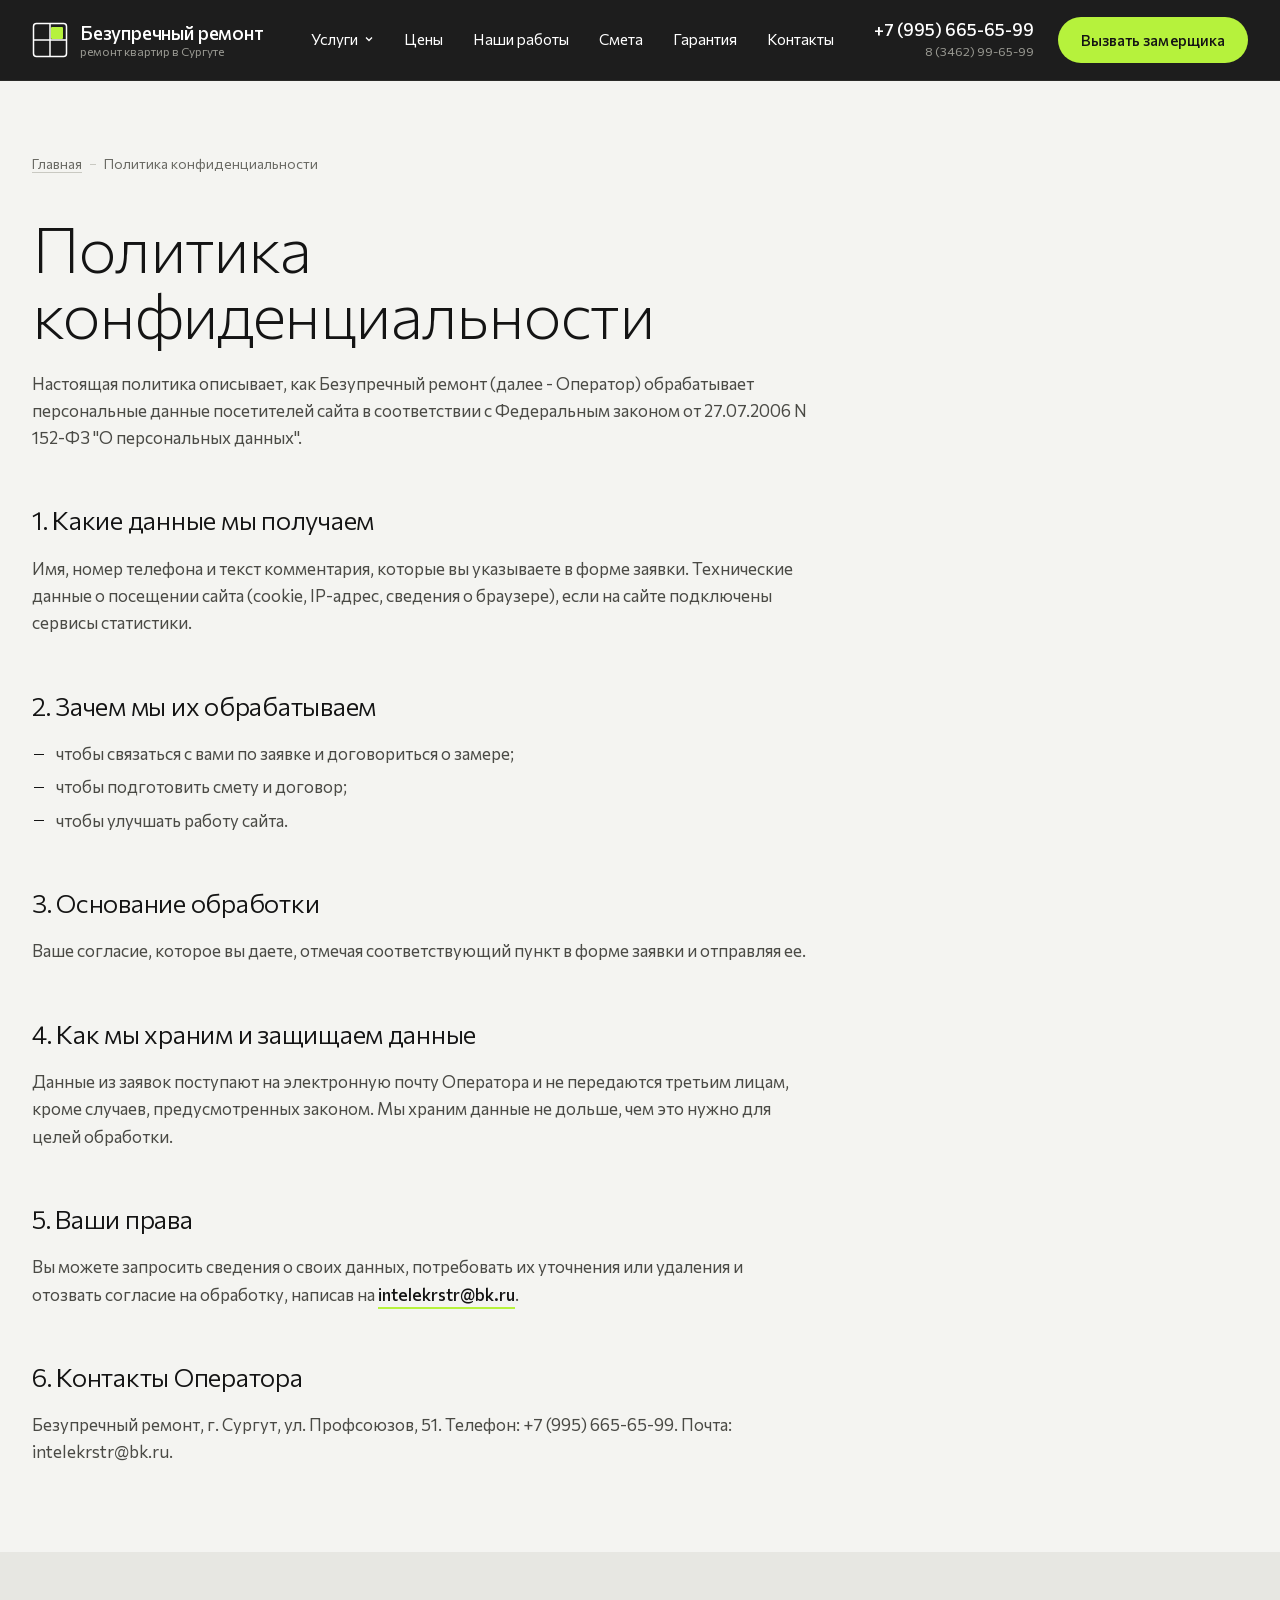
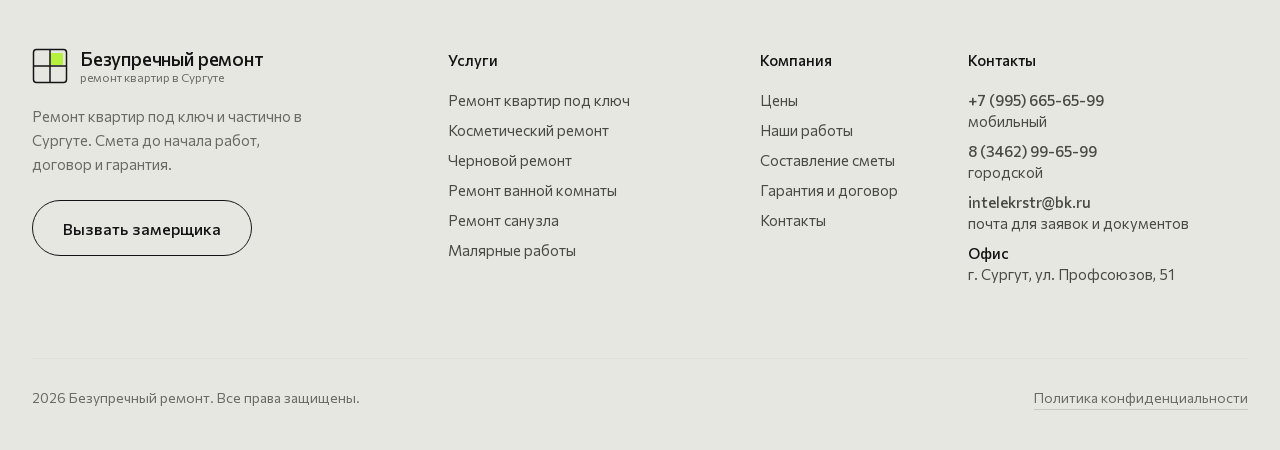
<file: politika.html>
<!doctype html>
<html lang="ru">
<head>
<meta charset="utf-8">
<meta name="viewport" content="width=device-width, initial-scale=1">
<meta name="robots" content="noindex, nofollow">
<title>Политика конфиденциальности - Безупречный ремонт</title>
<meta name="description" content="Политика обработки персональных данных на сайте компании Безупречный ремонт.">
<meta property="og:type" content="website">
<meta property="og:title" content="Политика конфиденциальности - Безупречный ремонт">
<meta property="og:description" content="Политика обработки персональных данных на сайте компании Безупречный ремонт.">
<meta property="og:locale" content="ru_RU">
<meta name="theme-color" content="#141414">
<link rel="icon" href="favicon.svg" type="image/svg+xml">
<link rel="preload" href="fonts/commissioner-cyrillic.woff2" as="font" type="font/woff2" crossorigin>
<link rel="stylesheet" href="css/style.css">
<script type="application/ld+json">{"@context":"https://schema.org","@type":"HomeAndConstructionBusiness","name":"Безупречный ремонт","description":"Ремонт квартир под ключ и частично в Сургуте: черновой и косметический ремонт, ремонт ванной и санузла, малярные работы.","telephone":["+79956656599","+73462996599"],"email":"intelekrstr@bk.ru","areaServed":"Сургут","address":{"@type":"PostalAddress","streetAddress":"ул. Профсоюзов, 51","addressLocality":"Сургут","addressCountry":"RU"},"priceRange":"от 315 руб./м2"}</script>
</head>
<body>

<header class="top" id="top">
  <div class="wrap">
    <div class="top-in">
      <a class="logo" href="./" aria-label="Безупречный ремонт, на главную">
        <svg width="36" height="36" viewBox="0 0 36 36" fill="none" aria-hidden="true"><rect x="1.5" y="1.5" width="33" height="33" rx="3" stroke="#FFFFFF" stroke-width="1.5"/><rect x="19" y="5" width="12" height="12" rx="1" fill="#B6F23C"/><path d="M18 1.5v33M1.5 18h33" stroke="#FFFFFF" stroke-width="1.5"/></svg>
        <span class="logo-txt">Безупречный ремонт<small>ремонт квартир в Сургуте</small></span>
      </a>
      <nav class="nav" aria-label="Основное меню">
        <div class="dd">
          <a href="./#uslugi" aria-haspopup="true">Услуги <svg width="10" height="10" viewBox="0 0 10 10" fill="none" aria-hidden="true"><path d="M2 3.5l3 3 3-3" stroke="#FFFFFF" stroke-width="1.3"/></svg></a>
          <div class="dd-menu"><ul>
            <li><a href="remont-kvartir-pod-klyuch.html">Ремонт квартир под ключ<small>от 8 925 руб./м2</small></a></li>
            <li><a href="kosmeticheskiy-remont.html">Косметический ремонт<small>от 3 675 руб./м2</small></a></li>
            <li><a href="chernovoy-remont.html">Черновой ремонт<small>от 4 200 руб./м2</small></a></li>
            <li><a href="remont-vannoy-komnaty.html">Ремонт ванной комнаты<small>от 115 500 руб.</small></a></li>
            <li><a href="remont-sanuzla.html">Ремонт санузла<small>от 68 250 руб.</small></a></li>
            <li><a href="malyarnye-raboty.html">Малярные работы<small>от 315 руб./м2</small></a></li>
          </ul></div>
        </div>
        <a href="ceny.html">Цены</a>
        <a href="portfolio.html">Наши работы</a>
        <a href="smeta-na-remont.html">Смета</a>
        <a href="garantiya.html">Гарантия</a>
        <a href="kontakty.html">Контакты</a>
      </nav>
      <div class="top-contact">
        <div class="phone"><a href="tel:+79956656599">+7 (995) 665-65-99</a><span>8 (3462) 99-65-99</span></div>
        <a class="btn btn-primary" href="kontakty.html#zayavka">Вызвать замерщика</a>
        <a class="call-ico" href="tel:+79956656599" aria-label="Позвонить">
          <svg width="20" height="20" viewBox="0 0 24 24" fill="none" aria-hidden="true"><path d="M5 4h4l2 5-2.5 1.5a11 11 0 005 5L15 13l5 2v4a2 2 0 01-2 2A16 16 0 013 6a2 2 0 012-2z" stroke="#141414" stroke-width="1.6" stroke-linejoin="round"/></svg>
        </a>
        <button class="burger" type="button" aria-label="Открыть меню" aria-expanded="false"><i></i><i></i></button>
      </div>
    </div>
    <nav class="mnav" aria-label="Мобильное меню">
      <div class="mnav-group">Услуги</div>
      <a class="sub" href="remont-kvartir-pod-klyuch.html">Ремонт квартир под ключ</a>
      <a class="sub" href="kosmeticheskiy-remont.html">Косметический ремонт</a>
      <a class="sub" href="chernovoy-remont.html">Черновой ремонт</a>
      <a class="sub" href="remont-vannoy-komnaty.html">Ремонт ванной комнаты</a>
      <a class="sub" href="remont-sanuzla.html">Ремонт санузла</a>
      <a class="sub" href="malyarnye-raboty.html">Малярные работы</a>
      <div class="mnav-group">Компания</div>
      <a class="sub" href="ceny.html">Цены</a>
      <a class="sub" href="portfolio.html">Наши работы</a>
      <a class="sub" href="smeta-na-remont.html">Смета</a>
      <a class="sub" href="garantiya.html">Гарантия</a>
      <a class="sub" href="kontakty.html">Контакты</a>
      <a class="m-phone" href="tel:+79956656599">+7 (995) 665-65-99</a>
      <a class="btn btn-primary" href="kontakty.html#zayavka">Вызвать замерщика</a>
    </nav>
  </div>
</header>

<main>
<section class="page-head">
  <div class="wrap">
    <nav aria-label="Навигационная цепочка"><ol class="crumbs">
      <li><a href="./">Главная</a></li>
      <li aria-current="page">Политика конфиденциальности</li>
    </ol></nav>
    <h1 class="h1">Политика конфиденциальности</h1>
    <div class="text">
      <p>Настоящая политика описывает, как Безупречный ремонт (далее - Оператор) обрабатывает персональные данные посетителей сайта в соответствии с Федеральным законом от 27.07.2006 N 152-ФЗ "О персональных данных".</p>
      <h2>1. Какие данные мы получаем</h2>
      <p>Имя, номер телефона и текст комментария, которые вы указываете в форме заявки. Технические данные о посещении сайта (cookie, IP-адрес, сведения о браузере), если на сайте подключены сервисы статистики.</p>
      <h2>2. Зачем мы их обрабатываем</h2>
      <ul>
        <li>чтобы связаться с вами по заявке и договориться о замере;</li>
        <li>чтобы подготовить смету и договор;</li>
        <li>чтобы улучшать работу сайта.</li>
      </ul>
      <h2>3. Основание обработки</h2>
      <p>Ваше согласие, которое вы даете, отмечая соответствующий пункт в форме заявки и отправляя ее.</p>
      <h2>4. Как мы храним и защищаем данные</h2>
      <p>Данные из заявок поступают на электронную почту Оператора и не передаются третьим лицам, кроме случаев, предусмотренных законом. Мы храним данные не дольше, чем это нужно для целей обработки.</p>
      <h2>5. Ваши права</h2>
      <p>Вы можете запросить сведения о своих данных, потребовать их уточнения или удаления и отозвать согласие на обработку, написав на <a class="link" href="mailto:intelekrstr@bk.ru">intelekrstr@bk.ru</a>.</p>
      <h2>6. Контакты Оператора</h2>
      <p>Безупречный ремонт, г. Сургут, ул. Профсоюзов, 51. Телефон: +7 (995) 665-65-99. Почта: intelekrstr@bk.ru.</p>
    </div>
  </div>
</section>
</main>

<footer class="foot">
  <div class="wrap">
    <div class="foot-top">
      <div class="foot-brand">
        <a class="logo" href="./"><svg width="36" height="36" viewBox="0 0 36 36" fill="none" aria-hidden="true"><rect x="1.5" y="1.5" width="33" height="33" rx="3" stroke="#141414" stroke-width="1.5"/><rect x="19" y="5" width="12" height="12" rx="1" fill="#B6F23C"/><path d="M18 1.5v33M1.5 18h33" stroke="#141414" stroke-width="1.5"/></svg><span class="logo-txt">Безупречный ремонт<small>ремонт квартир в Сургуте</small></span></a>
        <p>Ремонт квартир под ключ и частично в Сургуте. Смета до начала работ, договор и гарантия.</p>
        <a class="btn btn-line" href="kontakty.html#zayavka">Вызвать замерщика</a>
      </div>
      <nav class="foot-col fc-1" aria-label="Услуги">
        <h4>Услуги</h4>
        <ul>
          <li><a href="remont-kvartir-pod-klyuch.html">Ремонт квартир под ключ</a></li>
          <li><a href="kosmeticheskiy-remont.html">Косметический ремонт</a></li>
          <li><a href="chernovoy-remont.html">Черновой ремонт</a></li>
          <li><a href="remont-vannoy-komnaty.html">Ремонт ванной комнаты</a></li>
          <li><a href="remont-sanuzla.html">Ремонт санузла</a></li>
          <li><a href="malyarnye-raboty.html">Малярные работы</a></li>
        </ul>
      </nav>
      <nav class="foot-col fc-2" aria-label="Компания">
        <h4>Компания</h4>
        <ul>
          <li><a href="ceny.html">Цены</a></li>
          <li><a href="portfolio.html">Наши работы</a></li>
          <li><a href="smeta-na-remont.html">Составление сметы</a></li>
          <li><a href="garantiya.html">Гарантия и договор</a></li>
          <li><a href="kontakty.html">Контакты</a></li>
        </ul>
      </nav>
      <div class="foot-col fc-4">
        <h4>Контакты</h4>
        <ul>
          <li><b><a href="tel:+79956656599">+7 (995) 665-65-99</a></b>мобильный</li>
          <li><b><a href="tel:+73462996599">8 (3462) 99-65-99</a></b>городской</li>
          <li><b><a href="mailto:intelekrstr@bk.ru">intelekrstr@bk.ru</a></b>почта для заявок и документов</li>
          <li><b>Офис</b>г. Сургут, ул. Профсоюзов, 51</li>
        </ul>
      </div>
    </div>
    
    <div class="bottom">
      <span>2026 Безупречный ремонт. Все права защищены.</span>
      <a href="politika.html">Политика конфиденциальности</a>
    </div>
  </div>
</footer>

<script src="js/main.js" defer></script>
</body>
</html>
</file>
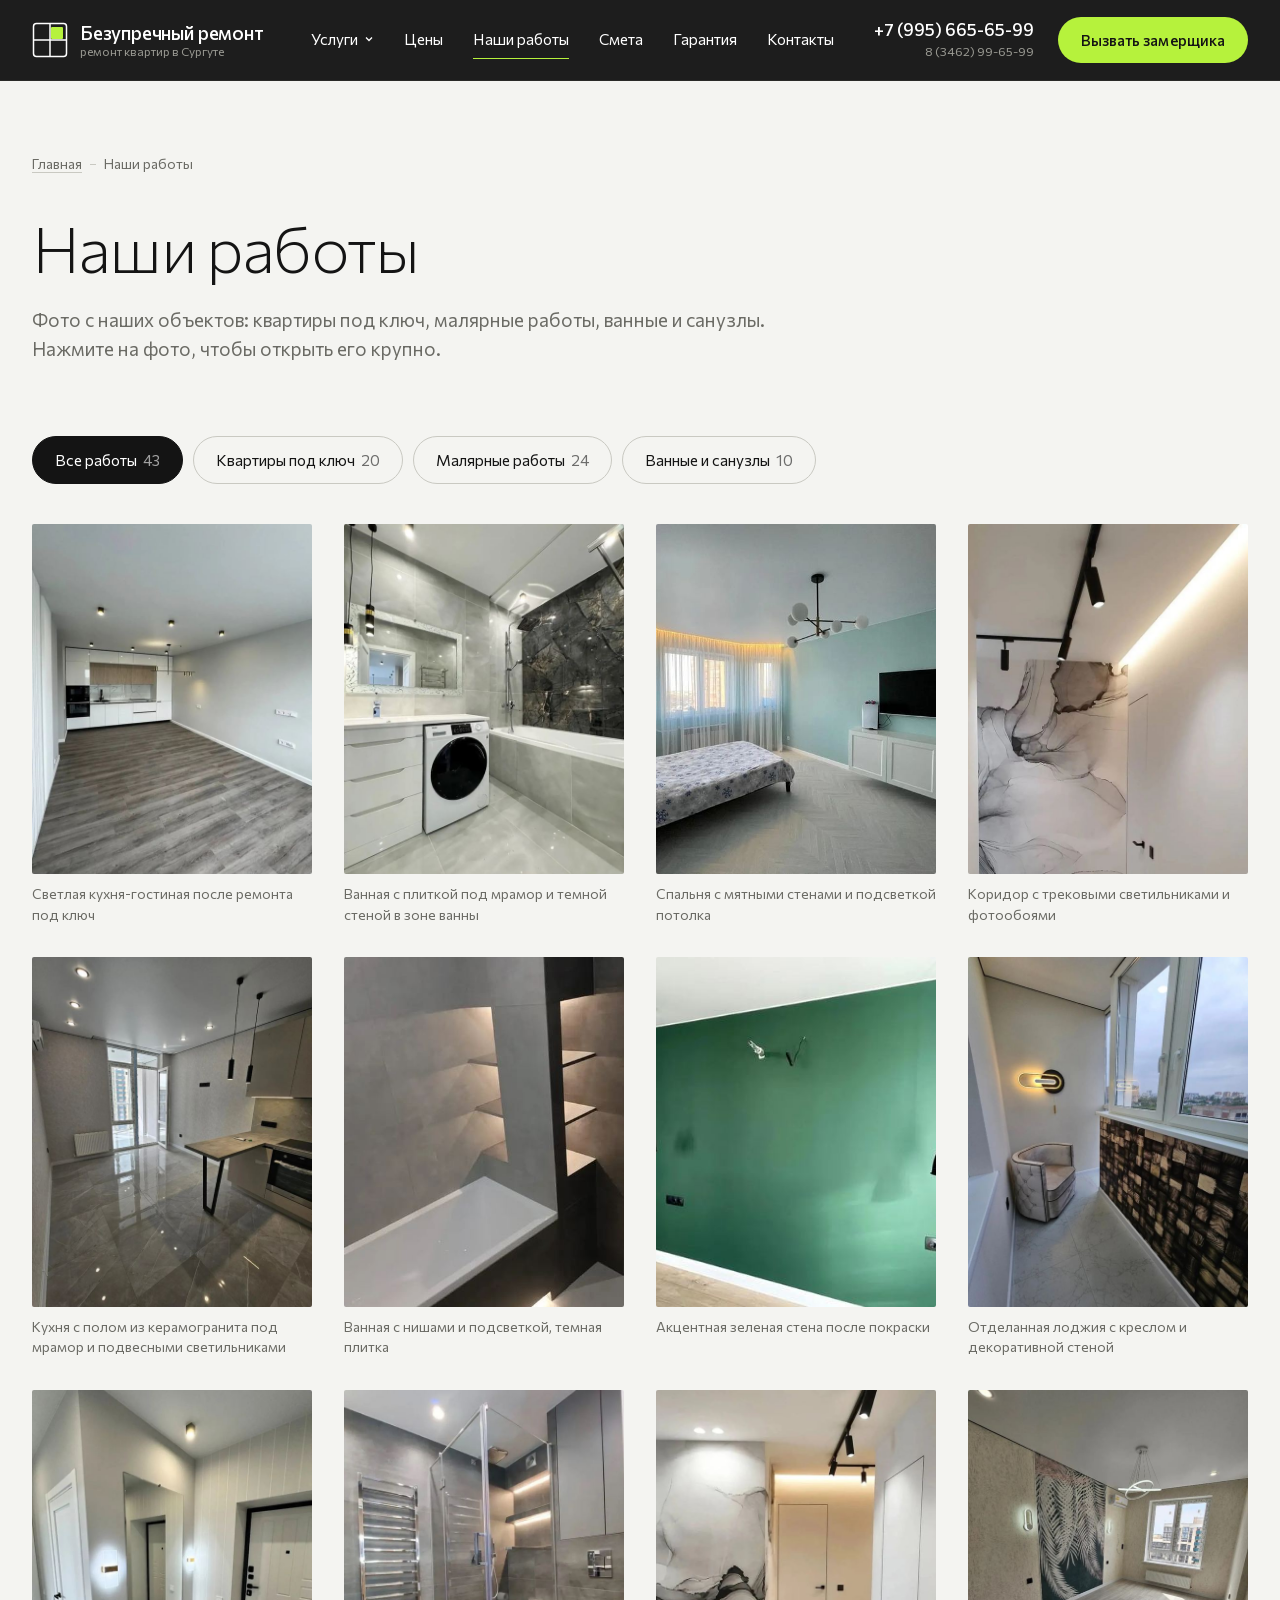
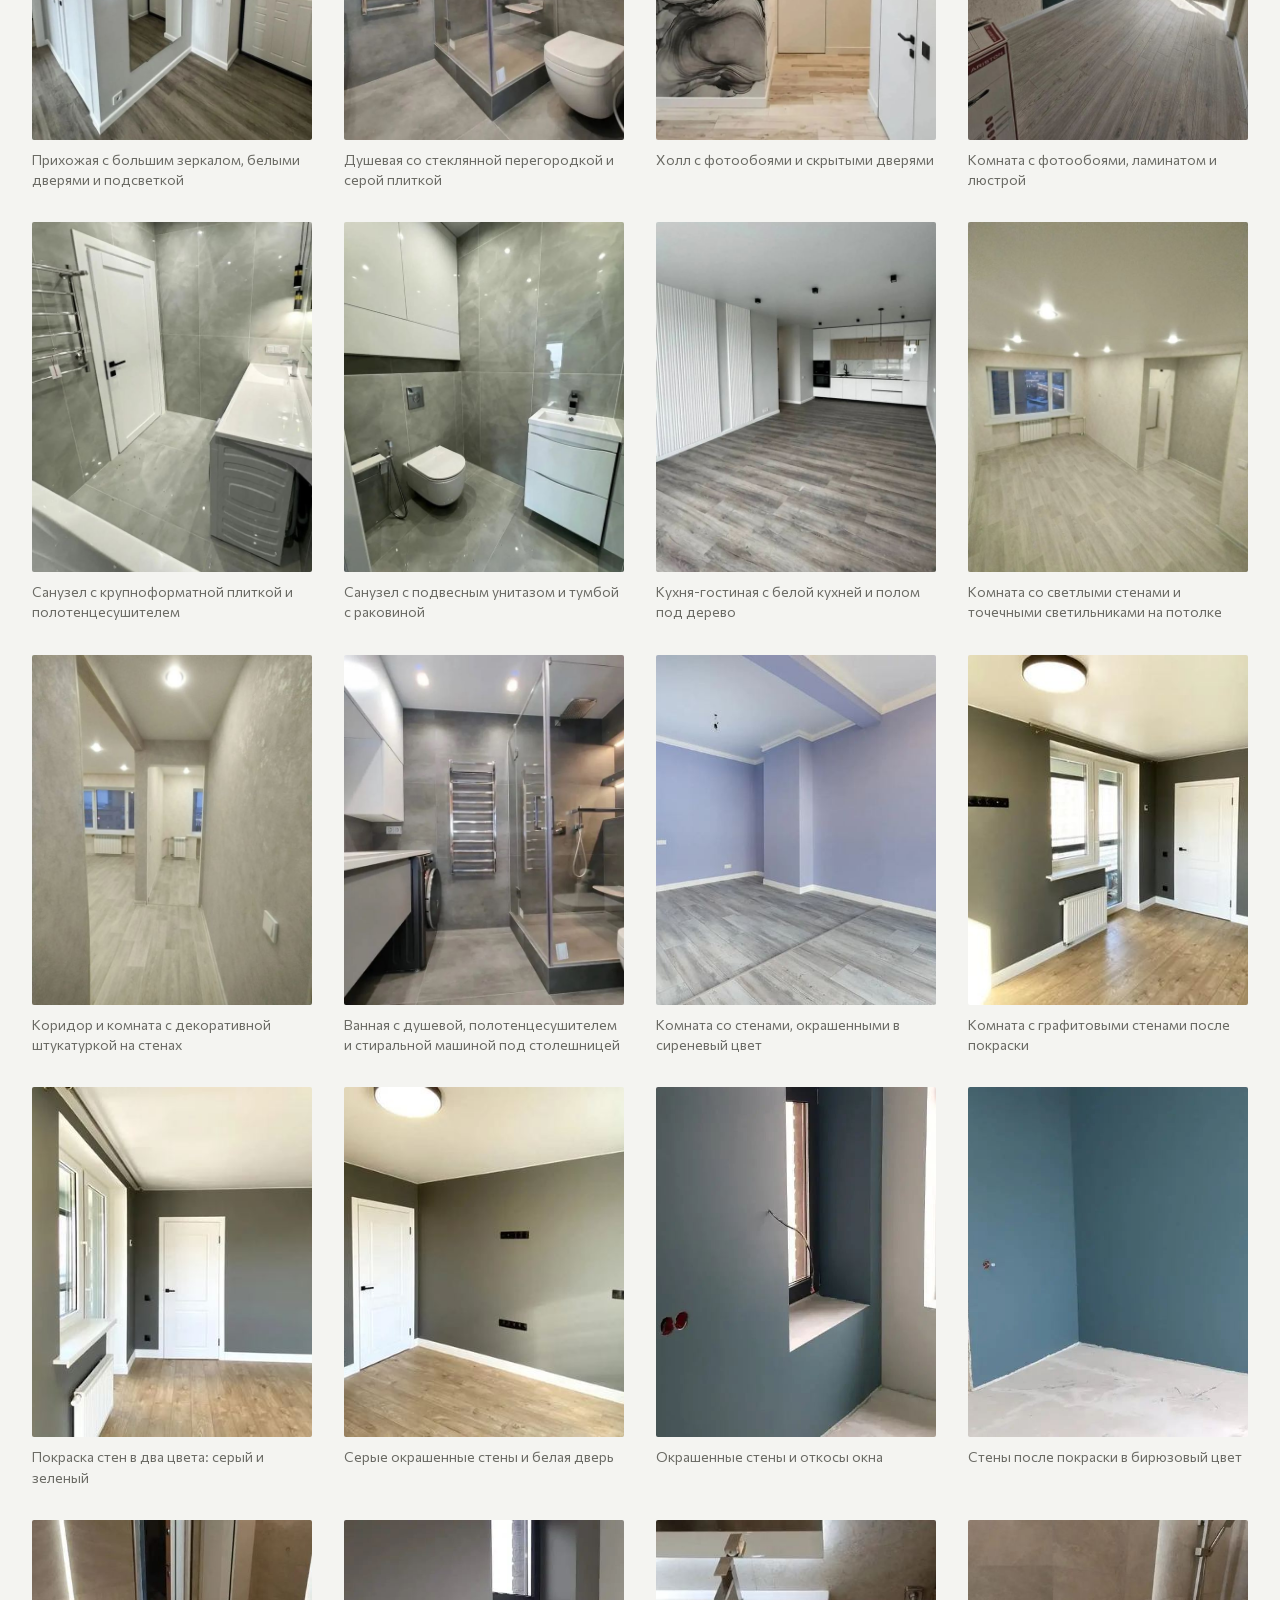
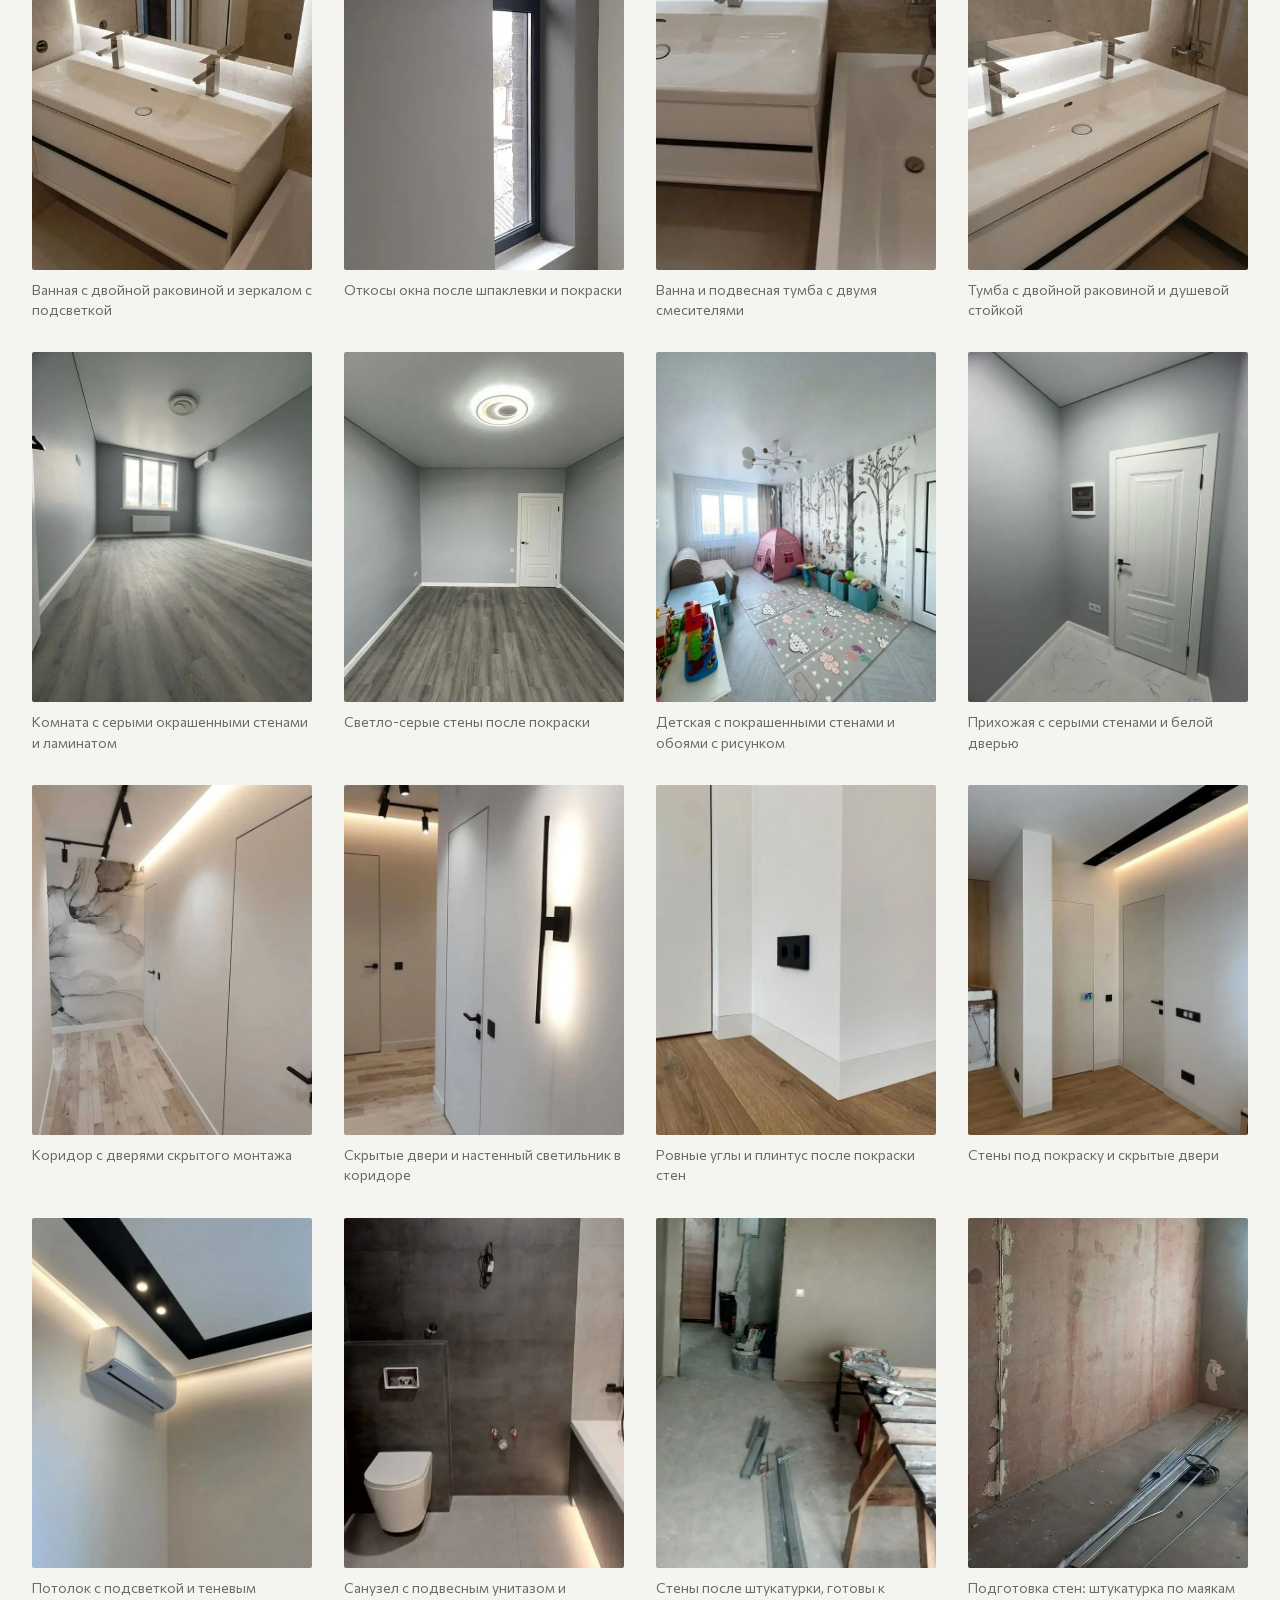
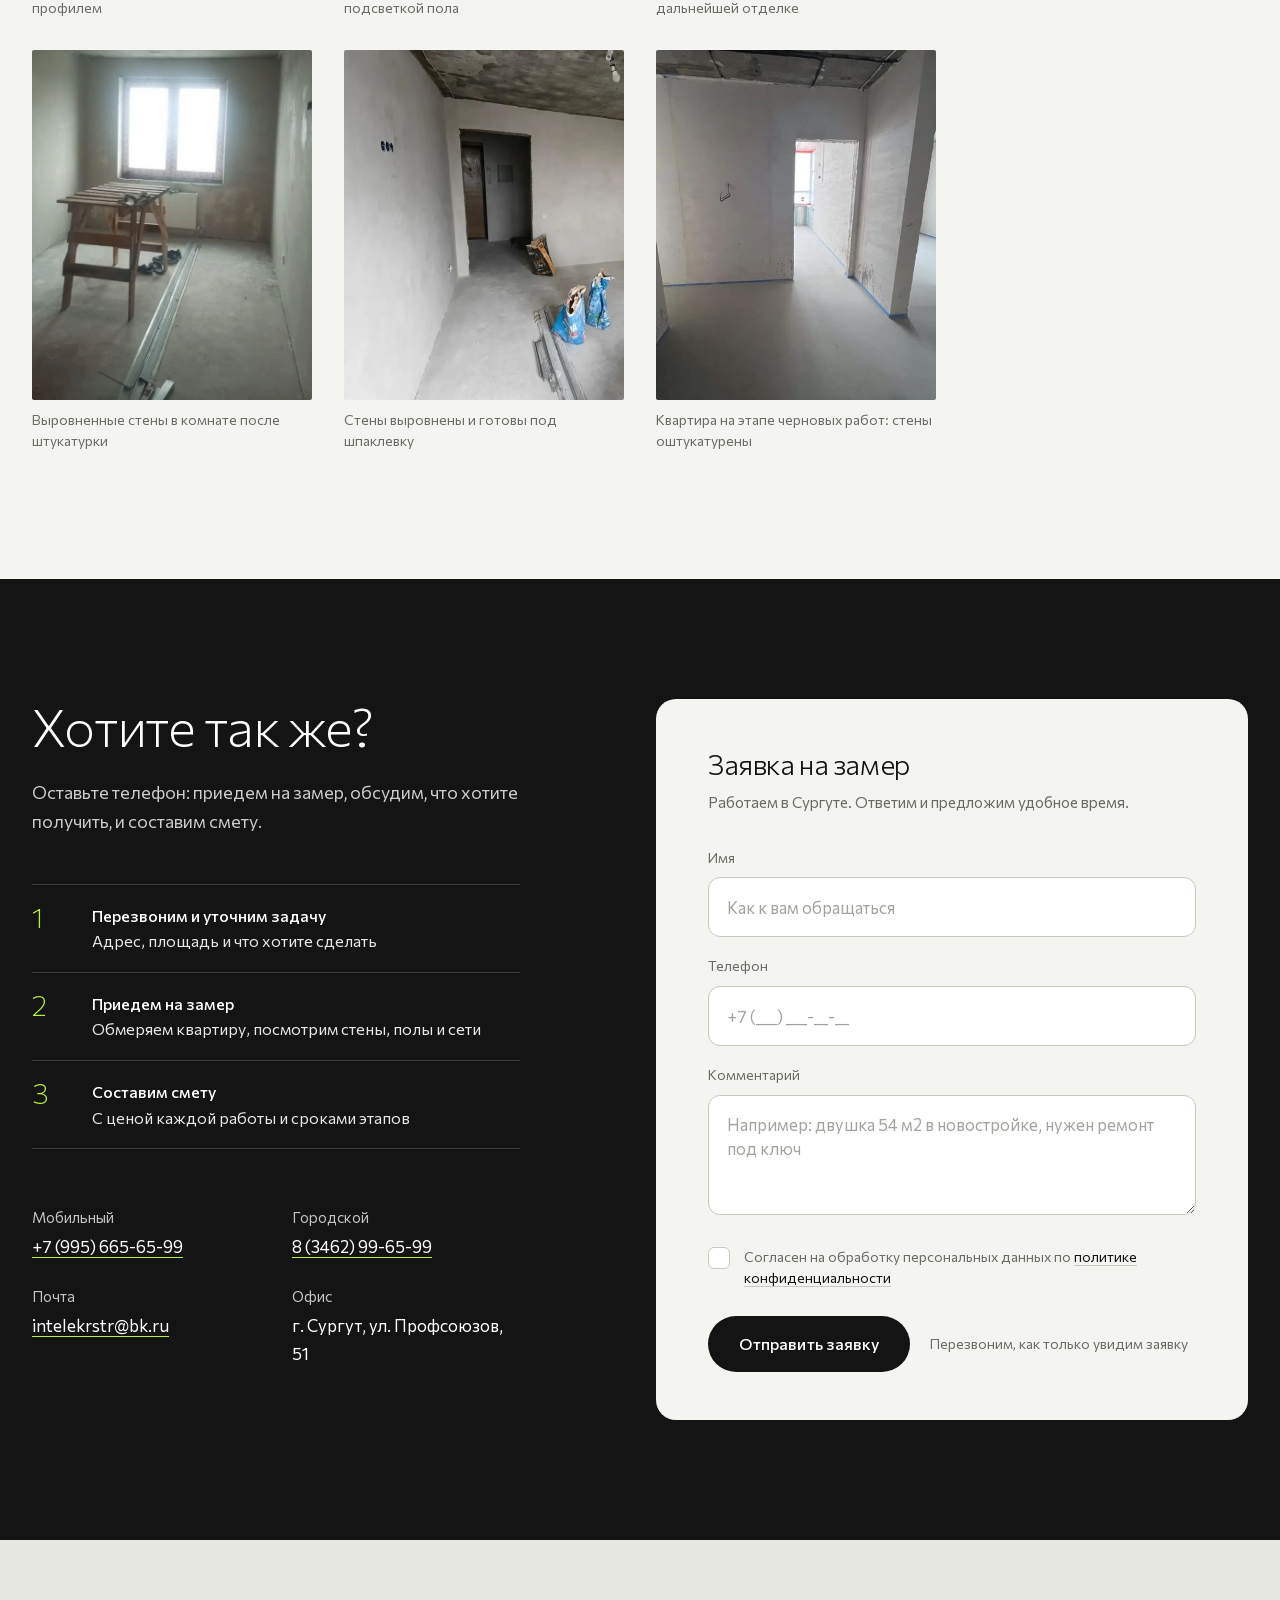
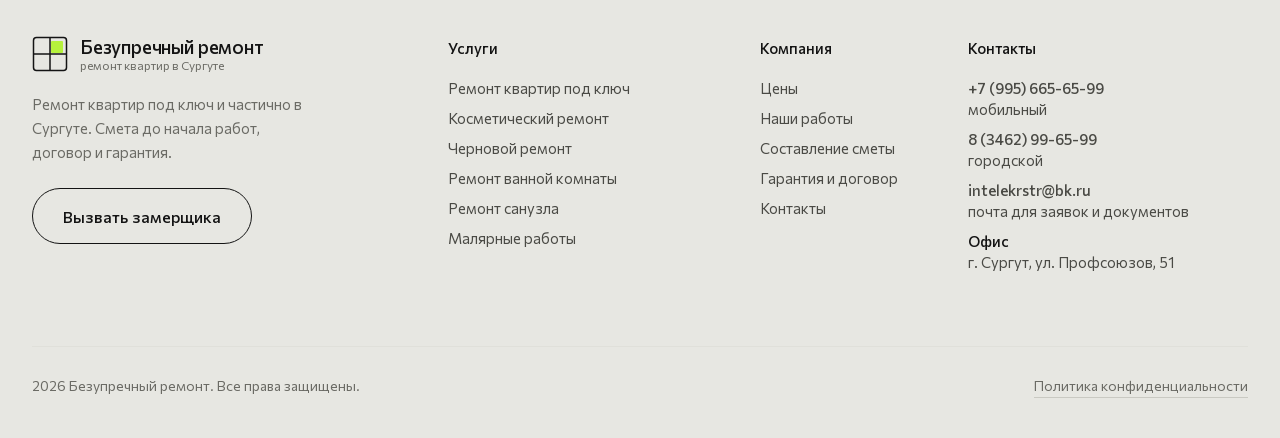
<file: portfolio.html>
<!doctype html>
<html lang="ru">
<head>
<meta charset="utf-8">
<meta name="viewport" content="width=device-width, initial-scale=1">
<meta name="robots" content="noindex, nofollow">
<title>Наши работы - фото ремонта квартир в Сургуте | Безупречный ремонт</title>
<meta name="description" content="Фото ремонта квартир под ключ, малярных работ, ремонта ванных и санузлов в Сургуте. Примеры наших объектов.">
<meta property="og:type" content="website">
<meta property="og:title" content="Наши работы - фото ремонта квартир в Сургуте | Безупречный ремонт">
<meta property="og:description" content="Фото ремонта квартир под ключ, малярных работ, ремонта ванных и санузлов в Сургуте. Примеры наших объектов.">
<meta property="og:locale" content="ru_RU">
<meta name="theme-color" content="#141414">
<link rel="icon" href="favicon.svg" type="image/svg+xml">
<link rel="preload" href="fonts/commissioner-cyrillic.woff2" as="font" type="font/woff2" crossorigin>
<link rel="stylesheet" href="css/style.css">
<script type="application/ld+json">{"@context":"https://schema.org","@type":"HomeAndConstructionBusiness","name":"Безупречный ремонт","description":"Ремонт квартир под ключ и частично в Сургуте: черновой и косметический ремонт, ремонт ванной и санузла, малярные работы.","telephone":["+79956656599","+73462996599"],"email":"intelekrstr@bk.ru","areaServed":"Сургут","address":{"@type":"PostalAddress","streetAddress":"ул. Профсоюзов, 51","addressLocality":"Сургут","addressCountry":"RU"},"priceRange":"от 315 руб./м2"}</script>
</head>
<body>

<header class="top" id="top">
  <div class="wrap">
    <div class="top-in">
      <a class="logo" href="./" aria-label="Безупречный ремонт, на главную">
        <svg width="36" height="36" viewBox="0 0 36 36" fill="none" aria-hidden="true"><rect x="1.5" y="1.5" width="33" height="33" rx="3" stroke="#FFFFFF" stroke-width="1.5"/><rect x="19" y="5" width="12" height="12" rx="1" fill="#B6F23C"/><path d="M18 1.5v33M1.5 18h33" stroke="#FFFFFF" stroke-width="1.5"/></svg>
        <span class="logo-txt">Безупречный ремонт<small>ремонт квартир в Сургуте</small></span>
      </a>
      <nav class="nav" aria-label="Основное меню">
        <div class="dd">
          <a href="./#uslugi" aria-haspopup="true">Услуги <svg width="10" height="10" viewBox="0 0 10 10" fill="none" aria-hidden="true"><path d="M2 3.5l3 3 3-3" stroke="#FFFFFF" stroke-width="1.3"/></svg></a>
          <div class="dd-menu"><ul>
            <li><a href="remont-kvartir-pod-klyuch.html">Ремонт квартир под ключ<small>от 8 925 руб./м2</small></a></li>
            <li><a href="kosmeticheskiy-remont.html">Косметический ремонт<small>от 3 675 руб./м2</small></a></li>
            <li><a href="chernovoy-remont.html">Черновой ремонт<small>от 4 200 руб./м2</small></a></li>
            <li><a href="remont-vannoy-komnaty.html">Ремонт ванной комнаты<small>от 115 500 руб.</small></a></li>
            <li><a href="remont-sanuzla.html">Ремонт санузла<small>от 68 250 руб.</small></a></li>
            <li><a href="malyarnye-raboty.html">Малярные работы<small>от 315 руб./м2</small></a></li>
          </ul></div>
        </div>
        <a href="ceny.html">Цены</a>
        <a href="portfolio.html" class="on" aria-current="page">Наши работы</a>
        <a href="smeta-na-remont.html">Смета</a>
        <a href="garantiya.html">Гарантия</a>
        <a href="kontakty.html">Контакты</a>
      </nav>
      <div class="top-contact">
        <div class="phone"><a href="tel:+79956656599">+7 (995) 665-65-99</a><span>8 (3462) 99-65-99</span></div>
        <a class="btn btn-primary" href="#zayavka">Вызвать замерщика</a>
        <a class="call-ico" href="tel:+79956656599" aria-label="Позвонить">
          <svg width="20" height="20" viewBox="0 0 24 24" fill="none" aria-hidden="true"><path d="M5 4h4l2 5-2.5 1.5a11 11 0 005 5L15 13l5 2v4a2 2 0 01-2 2A16 16 0 013 6a2 2 0 012-2z" stroke="#141414" stroke-width="1.6" stroke-linejoin="round"/></svg>
        </a>
        <button class="burger" type="button" aria-label="Открыть меню" aria-expanded="false"><i></i><i></i></button>
      </div>
    </div>
    <nav class="mnav" aria-label="Мобильное меню">
      <div class="mnav-group">Услуги</div>
      <a class="sub" href="remont-kvartir-pod-klyuch.html">Ремонт квартир под ключ</a>
      <a class="sub" href="kosmeticheskiy-remont.html">Косметический ремонт</a>
      <a class="sub" href="chernovoy-remont.html">Черновой ремонт</a>
      <a class="sub" href="remont-vannoy-komnaty.html">Ремонт ванной комнаты</a>
      <a class="sub" href="remont-sanuzla.html">Ремонт санузла</a>
      <a class="sub" href="malyarnye-raboty.html">Малярные работы</a>
      <div class="mnav-group">Компания</div>
      <a class="sub" href="ceny.html">Цены</a>
      <a class="sub" href="portfolio.html">Наши работы</a>
      <a class="sub" href="smeta-na-remont.html">Смета</a>
      <a class="sub" href="garantiya.html">Гарантия</a>
      <a class="sub" href="kontakty.html">Контакты</a>
      <a class="m-phone" href="tel:+79956656599">+7 (995) 665-65-99</a>
      <a class="btn btn-primary" href="#zayavka">Вызвать замерщика</a>
    </nav>
  </div>
</header>

<main>
<section class="page-head">
  <div class="wrap">
    <nav aria-label="Навигационная цепочка"><ol class="crumbs">
      <li><a href="./">Главная</a></li>
      <li aria-current="page">Наши работы</li>
    </ol></nav>
    <h1 class="h1">Наши работы</h1>
    <p class="lead">Фото с наших объектов: квартиры под ключ, малярные работы, ванные и санузлы. Нажмите на фото, чтобы открыть его крупно.</p>
  </div>
</section>

<section class="section" style="padding-top:0">
  <div class="wrap">
    <div class="filters" role="group" aria-label="Категории работ">
      <button type="button" data-cat="all" class="on" aria-pressed="true">Все работы<span>43</span></button>
      <button type="button" data-cat="kv" aria-pressed="false">Квартиры под ключ<span>20</span></button>
      <button type="button" data-cat="malyar" aria-pressed="false">Малярные работы<span>24</span></button>
      <button type="button" data-cat="vanna" aria-pressed="false">Ванные и санузлы<span>10</span></button>
    </div>
    <div class="gal gal-row">
      <button class="gal-item" type="button" data-lb="img/works/kv-kuhnya-gostinaya-2.jpg" data-cats="kv"><figure><div class="ph"><img src="img/works/kv-kuhnya-gostinaya-2.jpg" srcset="img/works/kv-kuhnya-gostinaya-2-m.jpg 577w, img/works/kv-kuhnya-gostinaya-2.jpg 1215w" sizes="(max-width: 760px) 50vw, 25vw" alt="Светлая кухня-гостиная после ремонта под ключ" width="1215" height="1600" loading="lazy" decoding="async"></div><figcaption>Светлая кухня-гостиная после ремонта под ключ</figcaption></figure></button>
      <button class="gal-item" type="button" data-lb="img/works/kv-vannaya-mramor.jpg" data-cats="kv vanna"><figure><div class="ph"><img src="img/works/kv-vannaya-mramor.jpg" srcset="img/works/kv-vannaya-mramor-m.jpg 579w, img/works/kv-vannaya-mramor.jpg 1218w" sizes="(max-width: 760px) 50vw, 25vw" alt="Ванная с плиткой под мрамор и темной стеной в зоне ванны" width="1218" height="1600" loading="lazy" decoding="async"></div><figcaption>Ванная с плиткой под мрамор и темной стеной в зоне ванны</figcaption></figure></button>
      <button class="gal-item" type="button" data-lb="img/works/malyar-myatnaya-spalnya.jpg" data-cats="malyar"><figure><div class="ph"><img src="img/works/malyar-myatnaya-spalnya.jpg" srcset="img/works/malyar-myatnaya-spalnya-m.jpg 760w, img/works/malyar-myatnaya-spalnya.jpg 1280w" sizes="(max-width: 760px) 50vw, 25vw" alt="Спальня с мятными стенами и подсветкой потолка" width="1280" height="960" loading="lazy" decoding="async"></div><figcaption>Спальня с мятными стенами и подсветкой потолка</figcaption></figure></button>
      <button class="gal-item" type="button" data-lb="img/works/malyar-koridor-treki.jpg" data-cats="malyar"><figure><div class="ph"><img src="img/works/malyar-koridor-treki.jpg" srcset="img/works/malyar-koridor-treki-m.jpg 760w, img/works/malyar-koridor-treki.jpg 1280w" sizes="(max-width: 760px) 50vw, 25vw" alt="Коридор с трековыми светильниками и фотообоями" width="1280" height="1253" loading="lazy" decoding="async"></div><figcaption>Коридор с трековыми светильниками и фотообоями</figcaption></figure></button>
      <button class="gal-item" type="button" data-lb="img/works/kv-kuhnya-keramogranit.jpg" data-cats="kv"><figure><div class="ph"><img src="img/works/kv-kuhnya-keramogranit.jpg" srcset="img/works/kv-kuhnya-keramogranit-m.jpg 570w, img/works/kv-kuhnya-keramogranit.jpg 1200w" sizes="(max-width: 760px) 50vw, 25vw" alt="Кухня с полом из керамогранита под мрамор и подвесными светильниками" width="1200" height="1600" loading="lazy" decoding="async"></div><figcaption>Кухня с полом из керамогранита под мрамор и подвесными светильниками</figcaption></figure></button>
      <button class="gal-item" type="button" data-lb="img/works/vanna-nishi-podsvetka.jpg" data-cats="vanna"><figure><div class="ph"><img src="img/works/vanna-nishi-podsvetka.jpg" srcset="img/works/vanna-nishi-podsvetka-m.jpg 428w, img/works/vanna-nishi-podsvetka.jpg 648w" sizes="(max-width: 760px) 50vw, 25vw" alt="Ванная с нишами и подсветкой, темная плитка" width="648" height="1152" loading="lazy" decoding="async"></div><figcaption>Ванная с нишами и подсветкой, темная плитка</figcaption></figure></button>
      <button class="gal-item" type="button" data-lb="img/works/malyar-zelenaya-stena.jpg" data-cats="malyar"><figure><div class="ph"><img src="img/works/malyar-zelenaya-stena.jpg" srcset="img/works/malyar-zelenaya-stena-m.jpg 760w, img/works/malyar-zelenaya-stena.jpg 1280w" sizes="(max-width: 760px) 50vw, 25vw" alt="Акцентная зеленая стена после покраски" width="1280" height="720" loading="lazy" decoding="async"></div><figcaption>Акцентная зеленая стена после покраски</figcaption></figure></button>
      <button class="gal-item" type="button" data-lb="img/works/kv-lodzhiya.jpg" data-cats="kv"><figure><div class="ph"><img src="img/works/kv-lodzhiya.jpg" srcset="img/works/kv-lodzhiya-m.jpg 570w, img/works/kv-lodzhiya.jpg 1200w" sizes="(max-width: 760px) 50vw, 25vw" alt="Отделанная лоджия с креслом и декоративной стеной" width="1200" height="1600" loading="lazy" decoding="async"></div><figcaption>Отделанная лоджия с креслом и декоративной стеной</figcaption></figure></button>
      <button class="gal-item" type="button" data-lb="img/works/kv-prihozhaya-zerkalo.jpg" data-cats="kv"><figure><div class="ph"><img src="img/works/kv-prihozhaya-zerkalo.jpg" srcset="img/works/kv-prihozhaya-zerkalo-m.jpg 586w, img/works/kv-prihozhaya-zerkalo.jpg 1233w" sizes="(max-width: 760px) 50vw, 25vw" alt="Прихожая с большим зеркалом, белыми дверями и подсветкой" width="1233" height="1600" loading="lazy" decoding="async"></div><figcaption>Прихожая с большим зеркалом, белыми дверями и подсветкой</figcaption></figure></button>
      <button class="gal-item" type="button" data-lb="img/works/kv-dushevaya.jpg" data-cats="kv vanna"><figure><div class="ph"><img src="img/works/kv-dushevaya.jpg" srcset="img/works/kv-dushevaya-m.jpg 628w, img/works/kv-dushevaya.jpg 750w" sizes="(max-width: 760px) 50vw, 25vw" alt="Душевая со стеклянной перегородкой и серой плиткой" width="750" height="908" loading="lazy" decoding="async"></div><figcaption>Душевая со стеклянной перегородкой и серой плиткой</figcaption></figure></button>
      <button class="gal-item" type="button" data-lb="img/works/malyar-holl-fotooboi.jpg" data-cats="malyar"><figure><div class="ph"><img src="img/works/malyar-holl-fotooboi.jpg" srcset="img/works/malyar-holl-fotooboi-m.jpg 760w, img/works/malyar-holl-fotooboi.jpg 1280w" sizes="(max-width: 760px) 50vw, 25vw" alt="Холл с фотообоями и скрытыми дверями" width="1280" height="1228" loading="lazy" decoding="async"></div><figcaption>Холл с фотообоями и скрытыми дверями</figcaption></figure></button>
      <button class="gal-item" type="button" data-lb="img/works/kv-komnata-fotooboi.jpg" data-cats="kv"><figure><div class="ph"><img src="img/works/kv-komnata-fotooboi.jpg" srcset="img/works/kv-komnata-fotooboi-m.jpg 570w, img/works/kv-komnata-fotooboi.jpg 1200w" sizes="(max-width: 760px) 50vw, 25vw" alt="Комната с фотообоями, ламинатом и люстрой" width="1200" height="1600" loading="lazy" decoding="async"></div><figcaption>Комната с фотообоями, ламинатом и люстрой</figcaption></figure></button>
      <button class="gal-item" type="button" data-lb="img/works/kv-sanuzel-plitka.jpg" data-cats="kv vanna"><figure><div class="ph"><img src="img/works/kv-sanuzel-plitka.jpg" srcset="img/works/kv-sanuzel-plitka-m.jpg 585w, img/works/kv-sanuzel-plitka.jpg 1231w" sizes="(max-width: 760px) 50vw, 25vw" alt="Санузел с крупноформатной плиткой и полотенцесушителем" width="1231" height="1600" loading="lazy" decoding="async"></div><figcaption>Санузел с крупноформатной плиткой и полотенцесушителем</figcaption></figure></button>
      <button class="gal-item" type="button" data-lb="img/works/kv-sanuzel-podvesnoy.jpg" data-cats="kv vanna"><figure><div class="ph"><img src="img/works/kv-sanuzel-podvesnoy.jpg" srcset="img/works/kv-sanuzel-podvesnoy-m.jpg 577w, img/works/kv-sanuzel-podvesnoy.jpg 1215w" sizes="(max-width: 760px) 50vw, 25vw" alt="Санузел с подвесным унитазом и тумбой с раковиной" width="1215" height="1600" loading="lazy" decoding="async"></div><figcaption>Санузел с подвесным унитазом и тумбой с раковиной</figcaption></figure></button>
      <button class="gal-item" type="button" data-lb="img/works/kv-kuhnya-gostinaya.jpg" data-cats="kv"><figure><div class="ph"><img src="img/works/kv-kuhnya-gostinaya.jpg" srcset="img/works/kv-kuhnya-gostinaya-m.jpg 584w, img/works/kv-kuhnya-gostinaya.jpg 1229w" sizes="(max-width: 760px) 50vw, 25vw" alt="Кухня-гостиная с белой кухней и полом под дерево" width="1229" height="1600" loading="lazy" decoding="async"></div><figcaption>Кухня-гостиная с белой кухней и полом под дерево</figcaption></figure></button>
      <button class="gal-item" type="button" data-lb="img/works/kv-komnata-svetlaya.jpg" data-cats="kv"><figure><div class="ph"><img src="img/works/kv-komnata-svetlaya.jpg" srcset="img/works/kv-komnata-svetlaya-m.jpg 570w, img/works/kv-komnata-svetlaya.jpg 1200w" sizes="(max-width: 760px) 50vw, 25vw" alt="Комната со светлыми стенами и точечными светильниками на потолке" width="1200" height="1600" loading="lazy" decoding="async"></div><figcaption>Комната со светлыми стенами и точечными светильниками на потолке</figcaption></figure></button>
      <button class="gal-item" type="button" data-lb="img/works/kv-koridor-shtukaturka.jpg" data-cats="kv"><figure><div class="ph"><img src="img/works/kv-koridor-shtukaturka.jpg" srcset="img/works/kv-koridor-shtukaturka-m.jpg 570w, img/works/kv-koridor-shtukaturka.jpg 1200w" sizes="(max-width: 760px) 50vw, 25vw" alt="Коридор и комната с декоративной штукатуркой на стенах" width="1200" height="1600" loading="lazy" decoding="async"></div><figcaption>Коридор и комната с декоративной штукатуркой на стенах</figcaption></figure></button>
      <button class="gal-item" type="button" data-lb="img/works/kv-vannaya-dushevaya.jpg" data-cats="kv vanna"><figure><div class="ph"><img src="img/works/kv-vannaya-dushevaya.jpg" srcset="img/works/kv-vannaya-dushevaya-m.jpg 672w, img/works/kv-vannaya-dushevaya.jpg 750w" sizes="(max-width: 760px) 50vw, 25vw" alt="Ванная с душевой, полотенцесушителем и стиральной машиной под столешницей" width="750" height="848" loading="lazy" decoding="async"></div><figcaption>Ванная с душевой, полотенцесушителем и стиральной машиной под столешницей</figcaption></figure></button>
      <button class="gal-item" type="button" data-lb="img/works/malyar-sirenevye-steny.jpg" data-cats="malyar"><figure><div class="ph"><img src="img/works/malyar-sirenevye-steny.jpg" srcset="img/works/malyar-sirenevye-steny-m.jpg 760w, img/works/malyar-sirenevye-steny.jpg 1280w" sizes="(max-width: 760px) 50vw, 25vw" alt="Комната со стенами, окрашенными в сиреневый цвет" width="1280" height="853" loading="lazy" decoding="async"></div><figcaption>Комната со стенами, окрашенными в сиреневый цвет</figcaption></figure></button>
      <button class="gal-item" type="button" data-lb="img/works/malyar-grafit.jpg" data-cats="malyar"><figure><div class="ph"><img src="img/works/malyar-grafit.jpg" srcset="img/works/malyar-grafit-m.jpg 760w, img/works/malyar-grafit.jpg 1280w" sizes="(max-width: 760px) 50vw, 25vw" alt="Комната с графитовыми стенами после покраски" width="1280" height="705" loading="lazy" decoding="async"></div><figcaption>Комната с графитовыми стенами после покраски</figcaption></figure></button>
      <button class="gal-item" type="button" data-lb="img/works/malyar-dva-cveta.jpg" data-cats="malyar"><figure><div class="ph"><img src="img/works/malyar-dva-cveta.jpg" srcset="img/works/malyar-dva-cveta-m.jpg 760w, img/works/malyar-dva-cveta.jpg 1280w" sizes="(max-width: 760px) 50vw, 25vw" alt="Покраска стен в два цвета: серый и зеленый" width="1280" height="707" loading="lazy" decoding="async"></div><figcaption>Покраска стен в два цвета: серый и зеленый</figcaption></figure></button>
      <button class="gal-item" type="button" data-lb="img/works/malyar-serye-steny.jpg" data-cats="malyar"><figure><div class="ph"><img src="img/works/malyar-serye-steny.jpg" srcset="img/works/malyar-serye-steny-m.jpg 760w, img/works/malyar-serye-steny.jpg 1280w" sizes="(max-width: 760px) 50vw, 25vw" alt="Серые окрашенные стены и белая дверь" width="1280" height="707" loading="lazy" decoding="async"></div><figcaption>Серые окрашенные стены и белая дверь</figcaption></figure></button>
      <button class="gal-item" type="button" data-lb="img/works/kv-okrashennye-otkosy.jpg" data-cats="kv malyar"><figure><div class="ph"><img src="img/works/kv-okrashennye-otkosy.jpg" srcset="img/works/kv-okrashennye-otkosy-m.jpg 622w, img/works/kv-okrashennye-otkosy.jpg 622w" sizes="(max-width: 760px) 50vw, 25vw" alt="Окрашенные стены и откосы окна" width="622" height="622" loading="lazy" decoding="async"></div><figcaption>Окрашенные стены и откосы окна</figcaption></figure></button>
      <button class="gal-item" type="button" data-lb="img/works/kv-biryuzovye-steny.jpg" data-cats="kv malyar"><figure><div class="ph"><img src="img/works/kv-biryuzovye-steny.jpg" srcset="img/works/kv-biryuzovye-steny-m.jpg 622w, img/works/kv-biryuzovye-steny.jpg 622w" sizes="(max-width: 760px) 50vw, 25vw" alt="Стены после покраски в бирюзовый цвет" width="622" height="622" loading="lazy" decoding="async"></div><figcaption>Стены после покраски в бирюзовый цвет</figcaption></figure></button>
      <button class="gal-item" type="button" data-lb="img/works/kv-vannaya-dvoynaya-rakovina.jpg" data-cats="kv vanna"><figure><div class="ph"><img src="img/works/kv-vannaya-dvoynaya-rakovina.jpg" srcset="img/works/kv-vannaya-dvoynaya-rakovina-m.jpg 428w, img/works/kv-vannaya-dvoynaya-rakovina.jpg 648w" sizes="(max-width: 760px) 50vw, 25vw" alt="Ванная с двойной раковиной и зеркалом с подсветкой" width="648" height="1152" loading="lazy" decoding="async"></div><figcaption>Ванная с двойной раковиной и зеркалом с подсветкой</figcaption></figure></button>
      <button class="gal-item" type="button" data-lb="img/works/kv-otkosy.jpg" data-cats="kv malyar"><figure><div class="ph"><img src="img/works/kv-otkosy.jpg" srcset="img/works/kv-otkosy-m.jpg 622w, img/works/kv-otkosy.jpg 622w" sizes="(max-width: 760px) 50vw, 25vw" alt="Откосы окна после шпаклевки и покраски" width="622" height="622" loading="lazy" decoding="async"></div><figcaption>Откосы окна после шпаклевки и покраски</figcaption></figure></button>
      <button class="gal-item" type="button" data-lb="img/works/kv-vanna-tumba.jpg" data-cats="kv vanna"><figure><div class="ph"><img src="img/works/kv-vanna-tumba.jpg" srcset="img/works/kv-vanna-tumba-m.jpg 760w, img/works/kv-vanna-tumba.jpg 1152w" sizes="(max-width: 760px) 50vw, 25vw" alt="Ванна и подвесная тумба с двумя смесителями" width="1152" height="648" loading="lazy" decoding="async"></div><figcaption>Ванна и подвесная тумба с двумя смесителями</figcaption></figure></button>
      <button class="gal-item" type="button" data-lb="img/works/kv-tumba-rakovina.jpg" data-cats="kv vanna"><figure><div class="ph"><img src="img/works/kv-tumba-rakovina.jpg" srcset="img/works/kv-tumba-rakovina-m.jpg 428w, img/works/kv-tumba-rakovina.jpg 648w" sizes="(max-width: 760px) 50vw, 25vw" alt="Тумба с двойной раковиной и душевой стойкой" width="648" height="1152" loading="lazy" decoding="async"></div><figcaption>Тумба с двойной раковиной и душевой стойкой</figcaption></figure></button>
      <button class="gal-item" type="button" data-lb="img/works/malyar-seraya-komnata.jpg" data-cats="malyar"><figure><div class="ph"><img src="img/works/malyar-seraya-komnata.jpg" srcset="img/works/malyar-seraya-komnata-m.jpg 570w, img/works/malyar-seraya-komnata.jpg 768w" sizes="(max-width: 760px) 50vw, 25vw" alt="Комната с серыми окрашенными стенами и ламинатом" width="768" height="1024" loading="lazy" decoding="async"></div><figcaption>Комната с серыми окрашенными стенами и ламинатом</figcaption></figure></button>
      <button class="gal-item" type="button" data-lb="img/works/malyar-svetlo-serye-steny.jpg" data-cats="malyar"><figure><div class="ph"><img src="img/works/malyar-svetlo-serye-steny.jpg" srcset="img/works/malyar-svetlo-serye-steny-m.jpg 760w, img/works/malyar-svetlo-serye-steny.jpg 1024w" sizes="(max-width: 760px) 50vw, 25vw" alt="Светло-серые стены после покраски" width="1024" height="768" loading="lazy" decoding="async"></div><figcaption>Светло-серые стены после покраски</figcaption></figure></button>
      <button class="gal-item" type="button" data-lb="img/works/malyar-detskaya.jpg" data-cats="malyar"><figure><div class="ph"><img src="img/works/malyar-detskaya.jpg" srcset="img/works/malyar-detskaya-m.jpg 570w, img/works/malyar-detskaya.jpg 1200w" sizes="(max-width: 760px) 50vw, 25vw" alt="Детская с покрашенными стенами и обоями с рисунком" width="1200" height="1600" loading="lazy" decoding="async"></div><figcaption>Детская с покрашенными стенами и обоями с рисунком</figcaption></figure></button>
      <button class="gal-item" type="button" data-lb="img/works/malyar-prihozhaya.jpg" data-cats="malyar"><figure><div class="ph"><img src="img/works/malyar-prihozhaya.jpg" srcset="img/works/malyar-prihozhaya-m.jpg 570w, img/works/malyar-prihozhaya.jpg 768w" sizes="(max-width: 760px) 50vw, 25vw" alt="Прихожая с серыми стенами и белой дверью" width="768" height="1024" loading="lazy" decoding="async"></div><figcaption>Прихожая с серыми стенами и белой дверью</figcaption></figure></button>
      <button class="gal-item" type="button" data-lb="img/works/malyar-skrytye-dveri.jpg" data-cats="malyar"><figure><div class="ph"><img src="img/works/malyar-skrytye-dveri.jpg" srcset="img/works/malyar-skrytye-dveri-m.jpg 760w, img/works/malyar-skrytye-dveri.jpg 1280w" sizes="(max-width: 760px) 50vw, 25vw" alt="Коридор с дверями скрытого монтажа" width="1280" height="1231" loading="lazy" decoding="async"></div><figcaption>Коридор с дверями скрытого монтажа</figcaption></figure></button>
      <button class="gal-item" type="button" data-lb="img/works/malyar-svetilnik.jpg" data-cats="malyar"><figure><div class="ph"><img src="img/works/malyar-svetilnik.jpg" srcset="img/works/malyar-svetilnik-m.jpg 760w, img/works/malyar-svetilnik.jpg 1280w" sizes="(max-width: 760px) 50vw, 25vw" alt="Скрытые двери и настенный светильник в коридоре" width="1280" height="1259" loading="lazy" decoding="async"></div><figcaption>Скрытые двери и настенный светильник в коридоре</figcaption></figure></button>
      <button class="gal-item" type="button" data-lb="img/works/malyar-ugly-plintus.jpg" data-cats="malyar"><figure><div class="ph"><img src="img/works/malyar-ugly-plintus.jpg" srcset="img/works/malyar-ugly-plintus-m.jpg 626w, img/works/malyar-ugly-plintus.jpg 1054w" sizes="(max-width: 760px) 50vw, 25vw" alt="Ровные углы и плинтус после покраски стен" width="1054" height="1280" loading="lazy" decoding="async"></div><figcaption>Ровные углы и плинтус после покраски стен</figcaption></figure></button>
      <button class="gal-item" type="button" data-lb="img/works/malyar-steny-pod-pokrasku.jpg" data-cats="malyar"><figure><div class="ph"><img src="img/works/malyar-steny-pod-pokrasku.jpg" srcset="img/works/malyar-steny-pod-pokrasku-m.jpg 625w, img/works/malyar-steny-pod-pokrasku.jpg 1053w" sizes="(max-width: 760px) 50vw, 25vw" alt="Стены под покраску и скрытые двери" width="1053" height="1280" loading="lazy" decoding="async"></div><figcaption>Стены под покраску и скрытые двери</figcaption></figure></button>
      <button class="gal-item" type="button" data-lb="img/works/malyar-potolok-podsvetka.jpg" data-cats="malyar"><figure><div class="ph"><img src="img/works/malyar-potolok-podsvetka.jpg" srcset="img/works/malyar-potolok-podsvetka-m.jpg 620w, img/works/malyar-potolok-podsvetka.jpg 1044w" sizes="(max-width: 760px) 50vw, 25vw" alt="Потолок с подсветкой и теневым профилем" width="1044" height="1280" loading="lazy" decoding="async"></div><figcaption>Потолок с подсветкой и теневым профилем</figcaption></figure></button>
      <button class="gal-item" type="button" data-lb="img/works/vanna-sanuzel-temnyy.jpg" data-cats="vanna"><figure><div class="ph"><img src="img/works/vanna-sanuzel-temnyy.jpg" srcset="img/works/vanna-sanuzel-temnyy-m.jpg 428w, img/works/vanna-sanuzel-temnyy.jpg 648w" sizes="(max-width: 760px) 50vw, 25vw" alt="Санузел с подвесным унитазом и подсветкой пола" width="648" height="1152" loading="lazy" decoding="async"></div><figcaption>Санузел с подвесным унитазом и подсветкой пола</figcaption></figure></button>
      <button class="gal-item" type="button" data-lb="img/works/chern-posle-1.jpg" data-cats="malyar chern"><figure><div class="ph"><img src="img/works/chern-posle-1.jpg" srcset="img/works/chern-posle-1-m.jpg 760w, img/works/chern-posle-1.jpg 1200w" sizes="(max-width: 760px) 50vw, 25vw" alt="Стены после штукатурки, готовы к дальнейшей отделке" width="1200" height="1000" loading="lazy" decoding="async"></div><figcaption>Стены после штукатурки, готовы к дальнейшей отделке</figcaption></figure></button>
      <button class="gal-item" type="button" data-lb="img/works/chern-do.jpg" data-cats="malyar chern"><figure><div class="ph"><img src="img/works/chern-do.jpg" srcset="img/works/chern-do-m.jpg 760w, img/works/chern-do.jpg 1200w" sizes="(max-width: 760px) 50vw, 25vw" alt="Подготовка стен: штукатурка по маякам" width="1200" height="980" loading="lazy" decoding="async"></div><figcaption>Подготовка стен: штукатурка по маякам</figcaption></figure></button>
      <button class="gal-item" type="button" data-lb="img/works/chern-posle-2.jpg" data-cats="malyar chern"><figure><div class="ph"><img src="img/works/chern-posle-2.jpg" srcset="img/works/chern-posle-2-m.jpg 760w, img/works/chern-posle-2.jpg 1200w" sizes="(max-width: 760px) 50vw, 25vw" alt="Выровненные стены в комнате после штукатурки" width="1200" height="1200" loading="lazy" decoding="async"></div><figcaption>Выровненные стены в комнате после штукатурки</figcaption></figure></button>
      <button class="gal-item" type="button" data-lb="img/works/chern-posle-3.jpg" data-cats="malyar chern"><figure><div class="ph"><img src="img/works/chern-posle-3.jpg" srcset="img/works/chern-posle-3-m.jpg 511w, img/works/chern-posle-3.jpg 645w" sizes="(max-width: 760px) 50vw, 25vw" alt="Стены выровнены и готовы под шпаклевку" width="645" height="960" loading="lazy" decoding="async"></div><figcaption>Стены выровнены и готовы под шпаклевку</figcaption></figure></button>
      <button class="gal-item" type="button" data-lb="img/works/kv-chernovoy-etap.jpg" data-cats="kv chern"><figure><div class="ph"><img src="img/works/kv-chernovoy-etap.jpg" srcset="img/works/kv-chernovoy-etap-m.jpg 760w, img/works/kv-chernovoy-etap.jpg 1280w" sizes="(max-width: 760px) 50vw, 25vw" alt="Квартира на этапе черновых работ: стены оштукатурены" width="1280" height="960" loading="lazy" decoding="async"></div><figcaption>Квартира на этапе черновых работ: стены оштукатурены</figcaption></figure></button>
    </div>
  </div>
</section>

<section class="req" id="zayavka">
  <div class="wrap">
    <div class="req-grid">
      <div class="req-text">
        <h2 class="h2">Хотите так же?</h2>
        <p>Оставьте телефон: приедем на замер, обсудим, что хотите получить, и составим смету.</p>
        <ol class="next">
          <li><div><b>Перезвоним и уточним задачу</b>Адрес, площадь и что хотите сделать</div></li>
          <li><div><b>Приедем на замер</b>Обмеряем квартиру, посмотрим стены, полы и сети</div></li>
          <li><div><b>Составим смету</b>С ценой каждой работы и сроками этапов</div></li>
        </ol>
        <div class="contacts">
          <div>Мобильный<b><a href="tel:+79956656599">+7 (995) 665-65-99</a></b></div>
          <div>Городской<b><a href="tel:+73462996599">8 (3462) 99-65-99</a></b></div>
          <div>Почта<b><a href="mailto:intelekrstr@bk.ru">intelekrstr@bk.ru</a></b></div>
          <div>Офис<b>г. Сургут, ул. Профсоюзов, 51</b></div>
        </div>
      </div>
      <form class="form" action="send.php" method="post">
        <h3 class="h3">Заявка на замер</h3>
        <p>Работаем в Сургуте. Ответим и предложим удобное время.</p>
        <label class="inp"><span>Имя</span><input type="text" name="name" placeholder="Как к вам обращаться" autocomplete="name" maxlength="100"></label>
        <label class="inp"><span>Телефон</span><input type="tel" name="phone" placeholder="+7 (___) ___-__-__" autocomplete="tel" required maxlength="40"></label>
        <label class="inp"><span>Комментарий</span><textarea name="comment" placeholder="Например: двушка 54 м2 в новостройке, нужен ремонт под ключ" maxlength="2000"></textarea></label>
        <input type="hidden" name="page" value="Наши работы">
        <label class="hp" aria-hidden="true">Сайт<input type="text" name="website" tabindex="-1" autocomplete="off"></label>
        <label class="agree"><input type="checkbox" name="agree" required><span class="box"><svg width="12" height="12" viewBox="0 0 12 12" fill="none" aria-hidden="true"><path d="M2.5 6.2l2.3 2.3 4.7-5" stroke="#fff" stroke-width="1.6" stroke-linecap="round" stroke-linejoin="round"/></svg></span><span>Согласен на обработку персональных данных по <a href="politika.html">политике конфиденциальности</a></span></label>
        <div class="form-foot">
          <button class="btn btn-primary" type="submit">Отправить заявку</button>
          <p>Перезвоним, как только увидим заявку</p>
        </div>
        <p class="form-err">Это предварительная версия сайта: отправка заявок заработает после переноса на хостинг. Пока звоните: <a href="tel:+79956656599">+7 (995) 665-65-99</a></p>
        <div class="form-ok" role="status">
          <h3 class="h3">Заявка отправлена</h3>
          <p>Спасибо! Скоро перезвоним и договоримся о времени замера. Если срочно, звоните: <a class="link" href="tel:+79956656599">+7 (995) 665-65-99</a></p>
        </div>
      </form>
    </div>
  </div>
</section>
</main>

<footer class="foot">
  <div class="wrap">
    <div class="foot-top">
      <div class="foot-brand">
        <a class="logo" href="./"><svg width="36" height="36" viewBox="0 0 36 36" fill="none" aria-hidden="true"><rect x="1.5" y="1.5" width="33" height="33" rx="3" stroke="#141414" stroke-width="1.5"/><rect x="19" y="5" width="12" height="12" rx="1" fill="#B6F23C"/><path d="M18 1.5v33M1.5 18h33" stroke="#141414" stroke-width="1.5"/></svg><span class="logo-txt">Безупречный ремонт<small>ремонт квартир в Сургуте</small></span></a>
        <p>Ремонт квартир под ключ и частично в Сургуте. Смета до начала работ, договор и гарантия.</p>
        <a class="btn btn-line" href="#zayavka">Вызвать замерщика</a>
      </div>
      <nav class="foot-col fc-1" aria-label="Услуги">
        <h4>Услуги</h4>
        <ul>
          <li><a href="remont-kvartir-pod-klyuch.html">Ремонт квартир под ключ</a></li>
          <li><a href="kosmeticheskiy-remont.html">Косметический ремонт</a></li>
          <li><a href="chernovoy-remont.html">Черновой ремонт</a></li>
          <li><a href="remont-vannoy-komnaty.html">Ремонт ванной комнаты</a></li>
          <li><a href="remont-sanuzla.html">Ремонт санузла</a></li>
          <li><a href="malyarnye-raboty.html">Малярные работы</a></li>
        </ul>
      </nav>
      <nav class="foot-col fc-2" aria-label="Компания">
        <h4>Компания</h4>
        <ul>
          <li><a href="ceny.html">Цены</a></li>
          <li><a href="portfolio.html">Наши работы</a></li>
          <li><a href="smeta-na-remont.html">Составление сметы</a></li>
          <li><a href="garantiya.html">Гарантия и договор</a></li>
          <li><a href="kontakty.html">Контакты</a></li>
        </ul>
      </nav>
      <div class="foot-col fc-4">
        <h4>Контакты</h4>
        <ul>
          <li><b><a href="tel:+79956656599">+7 (995) 665-65-99</a></b>мобильный</li>
          <li><b><a href="tel:+73462996599">8 (3462) 99-65-99</a></b>городской</li>
          <li><b><a href="mailto:intelekrstr@bk.ru">intelekrstr@bk.ru</a></b>почта для заявок и документов</li>
          <li><b>Офис</b>г. Сургут, ул. Профсоюзов, 51</li>
        </ul>
      </div>
    </div>
    
    <div class="bottom">
      <span>2026 Безупречный ремонт. Все права защищены.</span>
      <a href="politika.html">Политика конфиденциальности</a>
    </div>
  </div>
</footer>

<script src="js/main.js" defer></script>
</body>
</html>
</file>
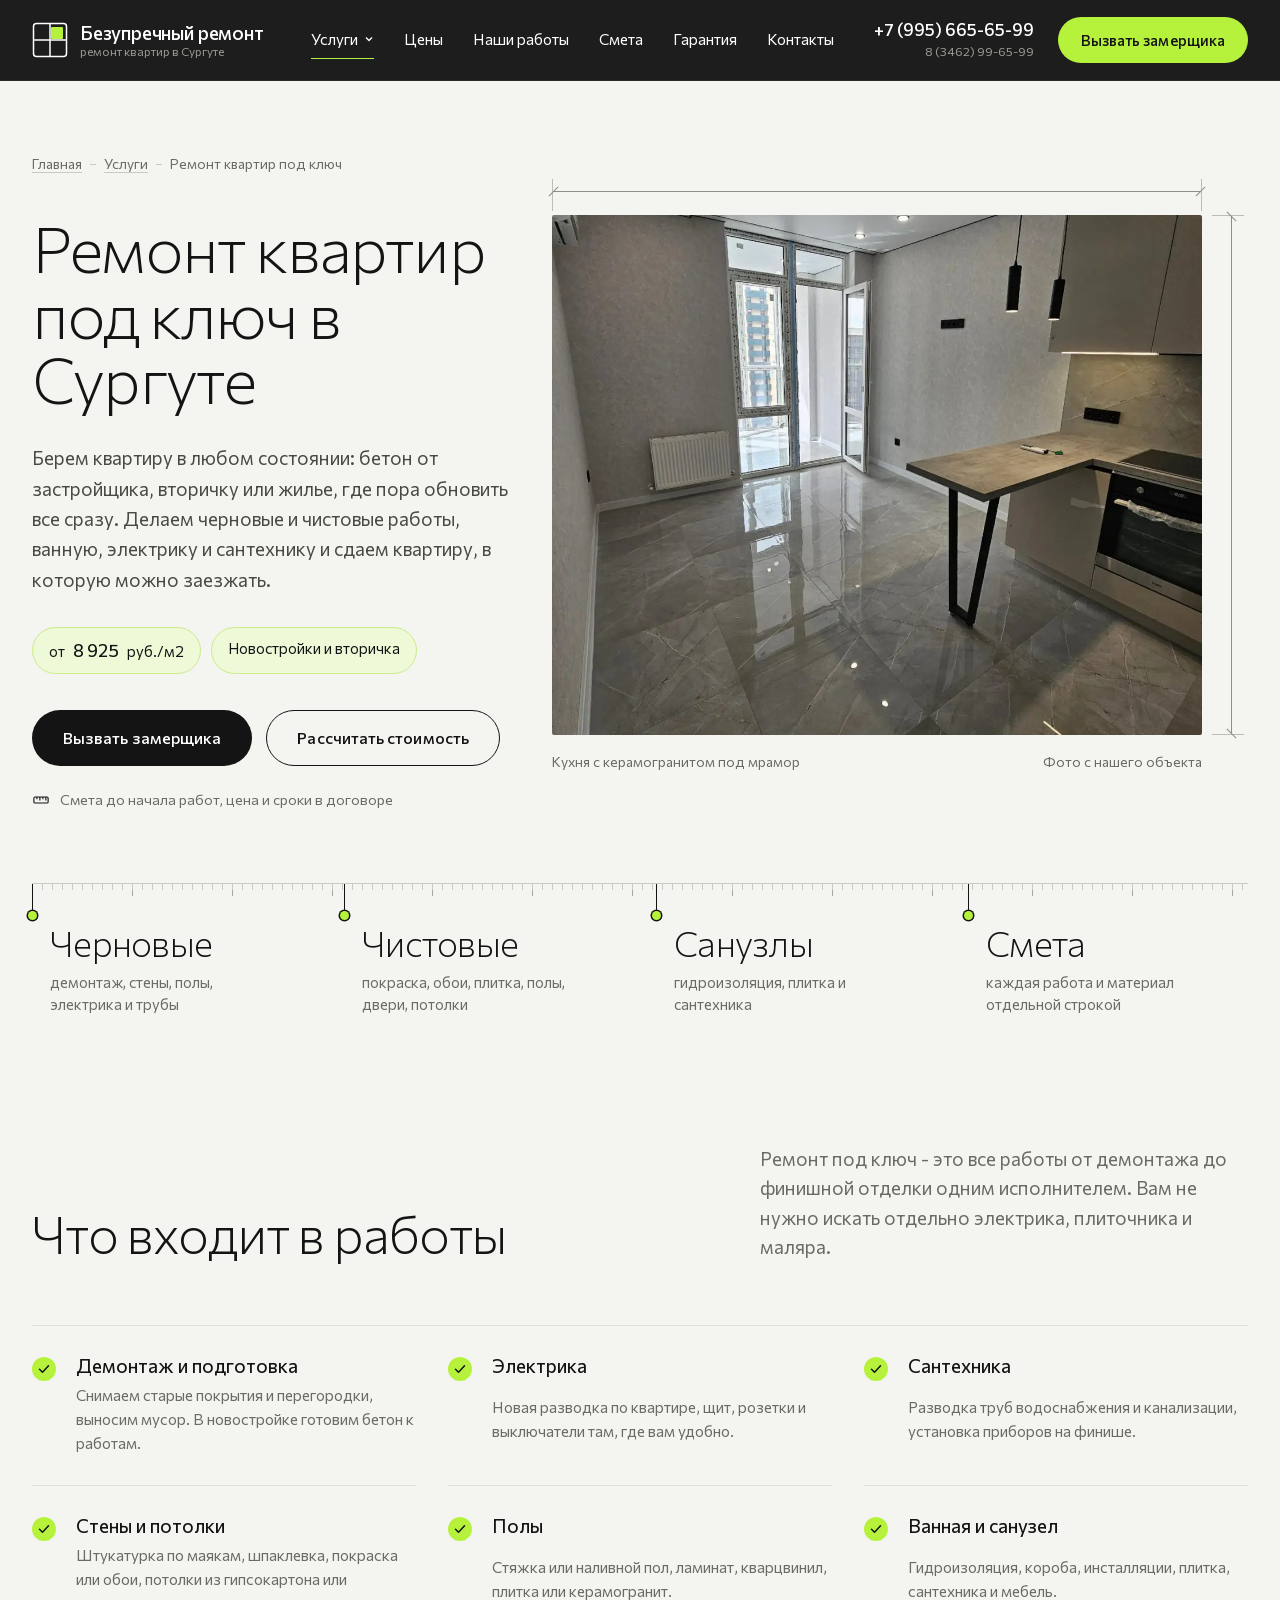
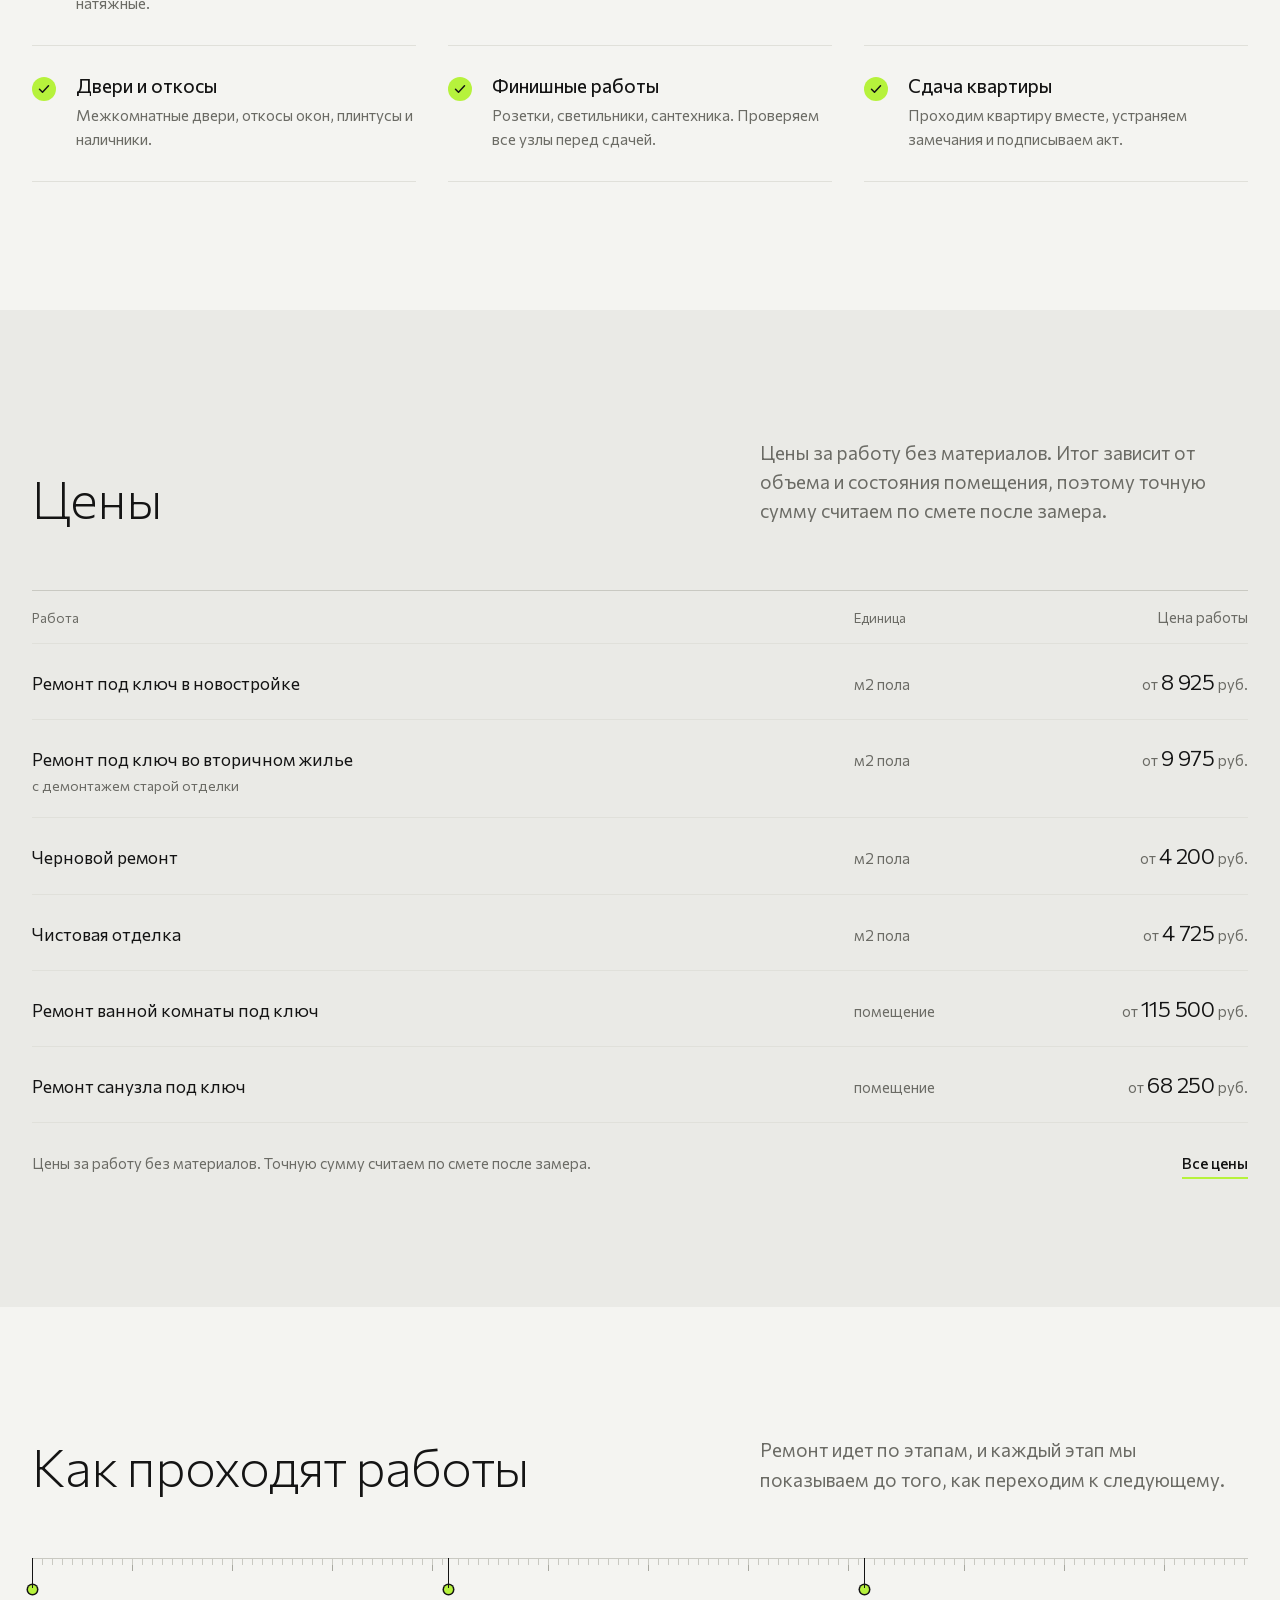
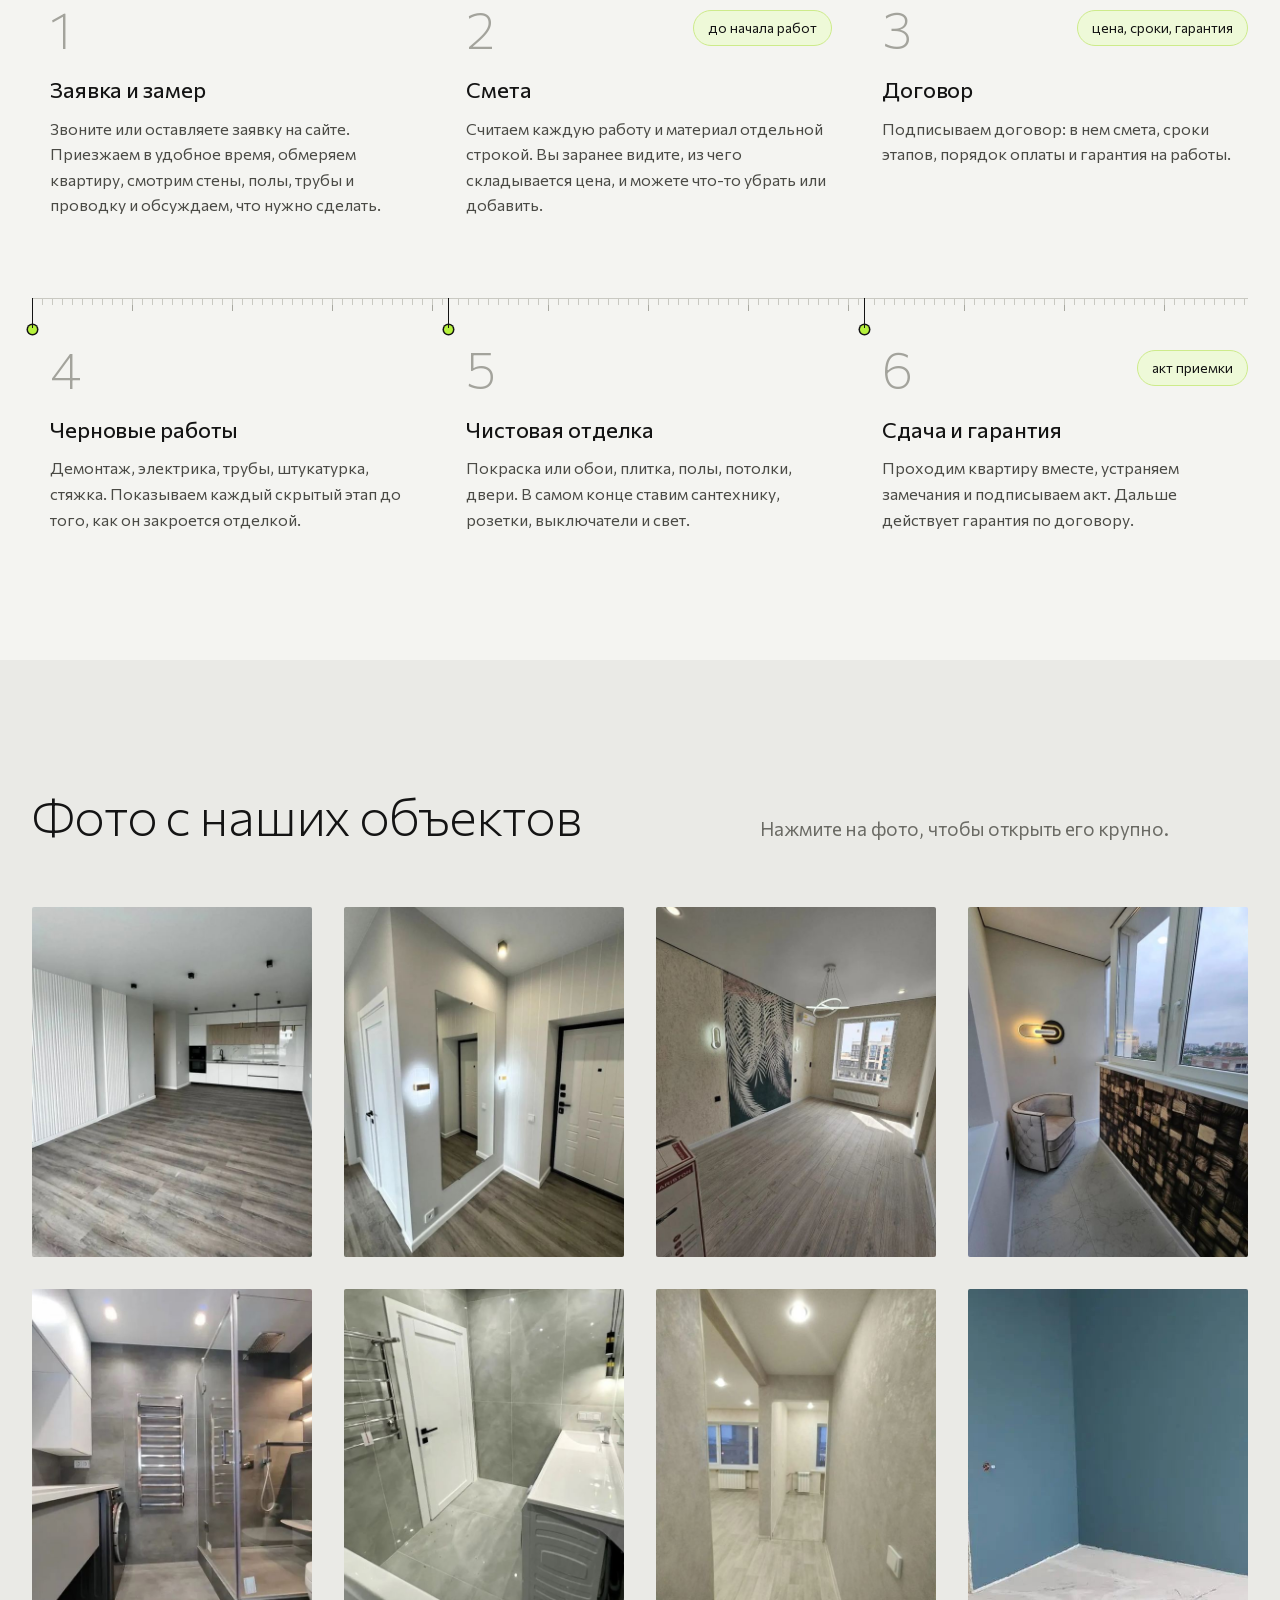
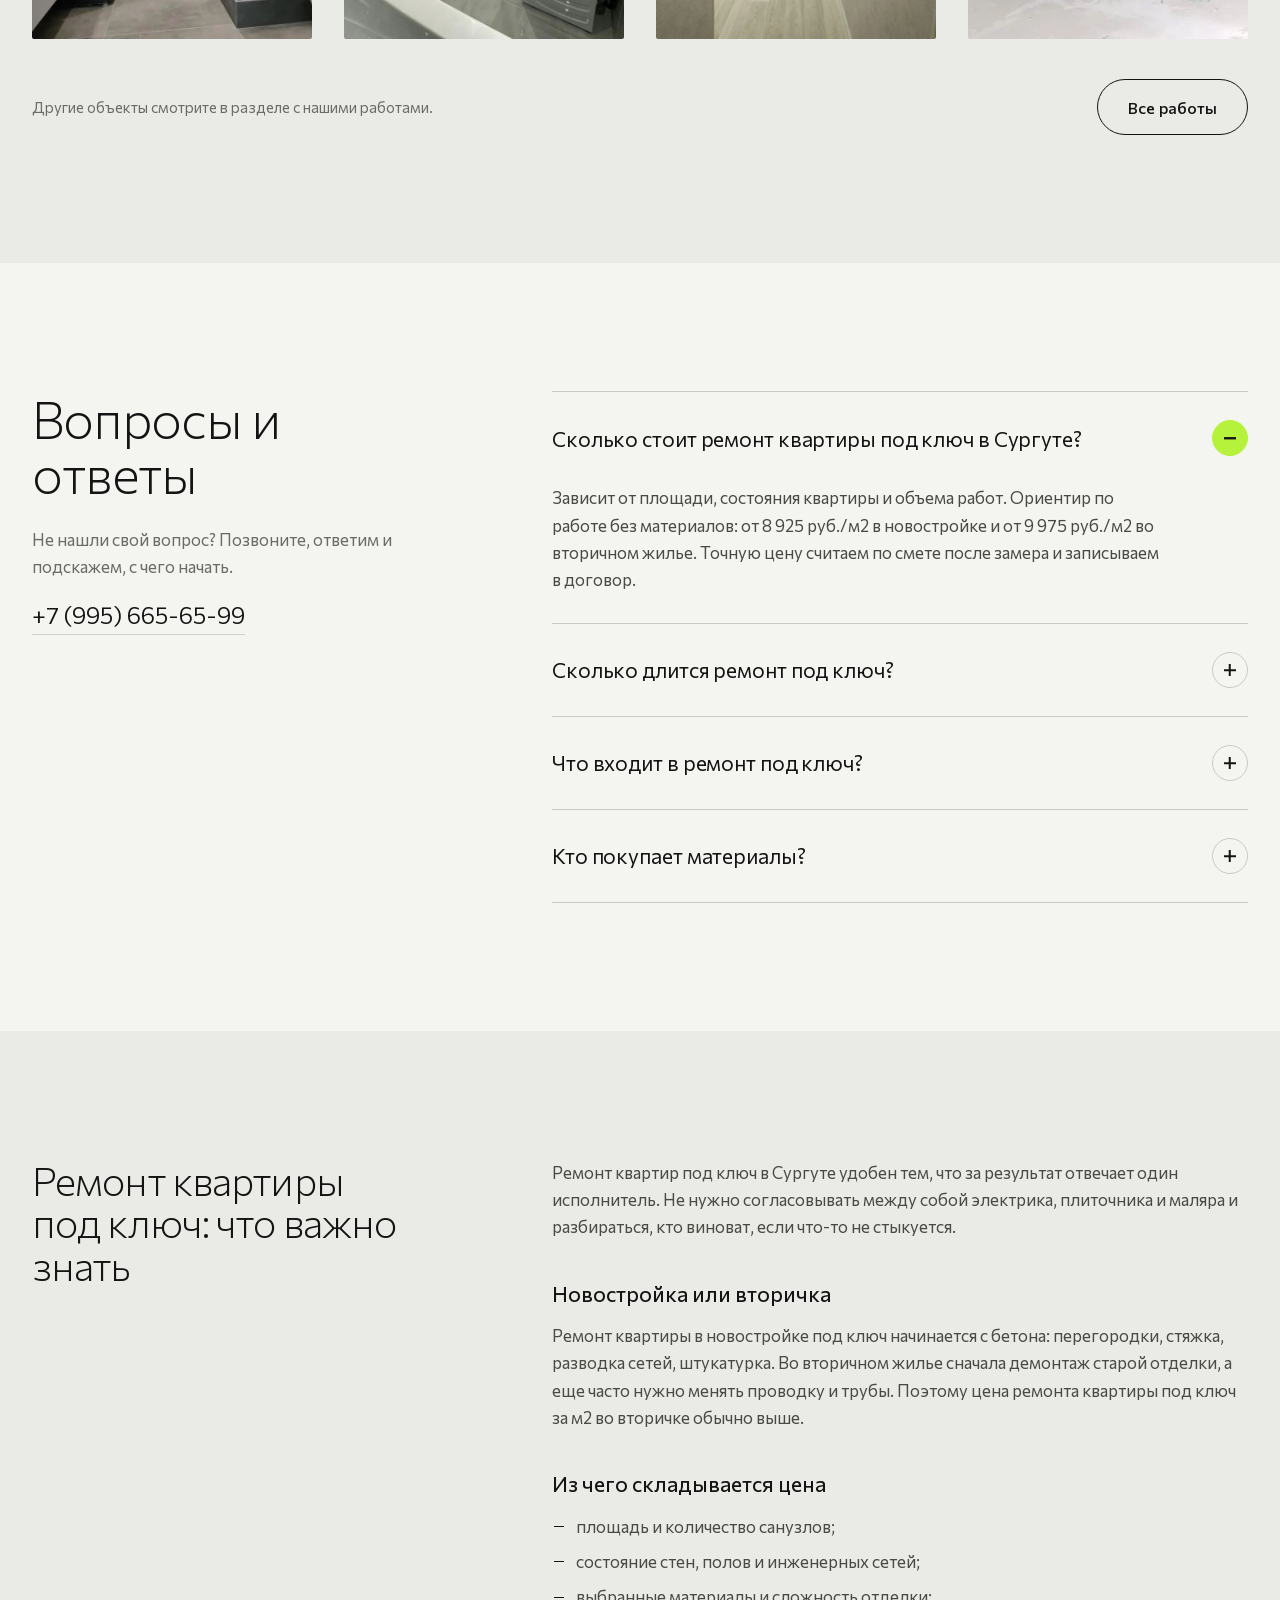
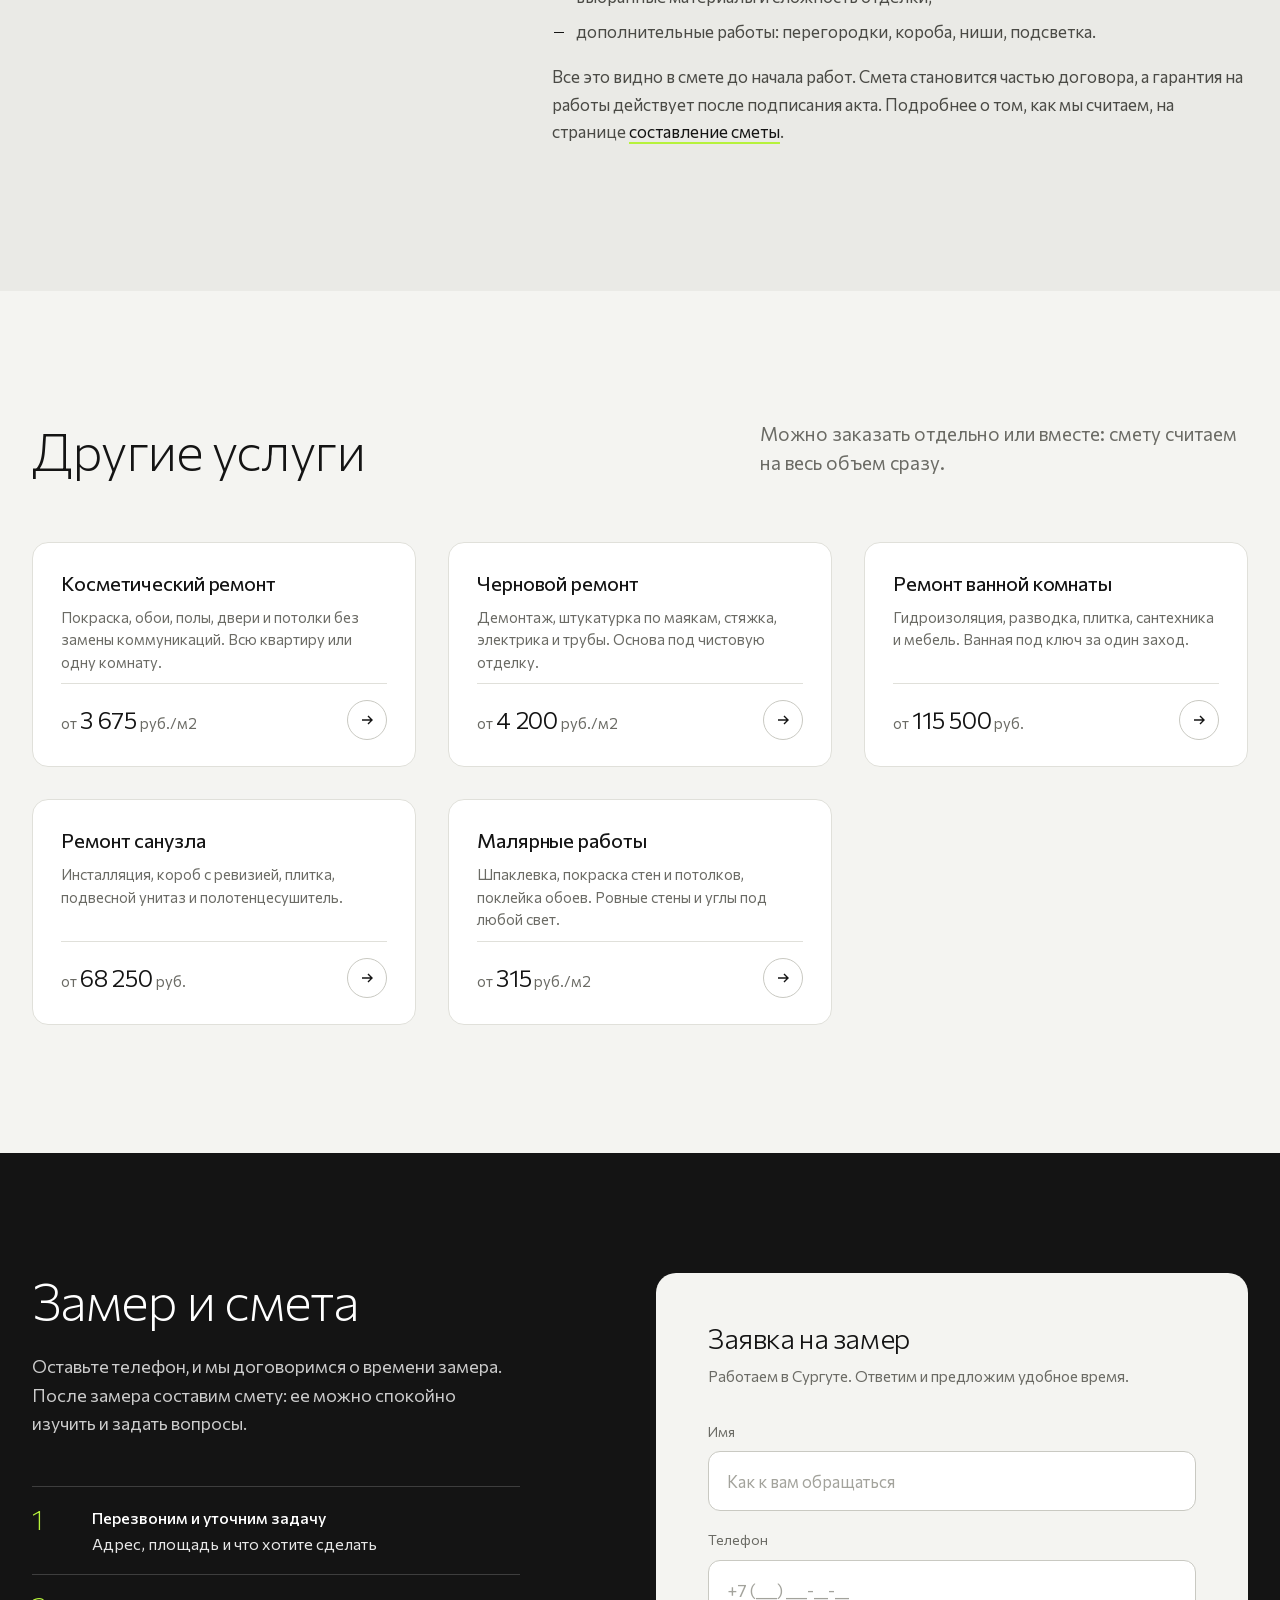
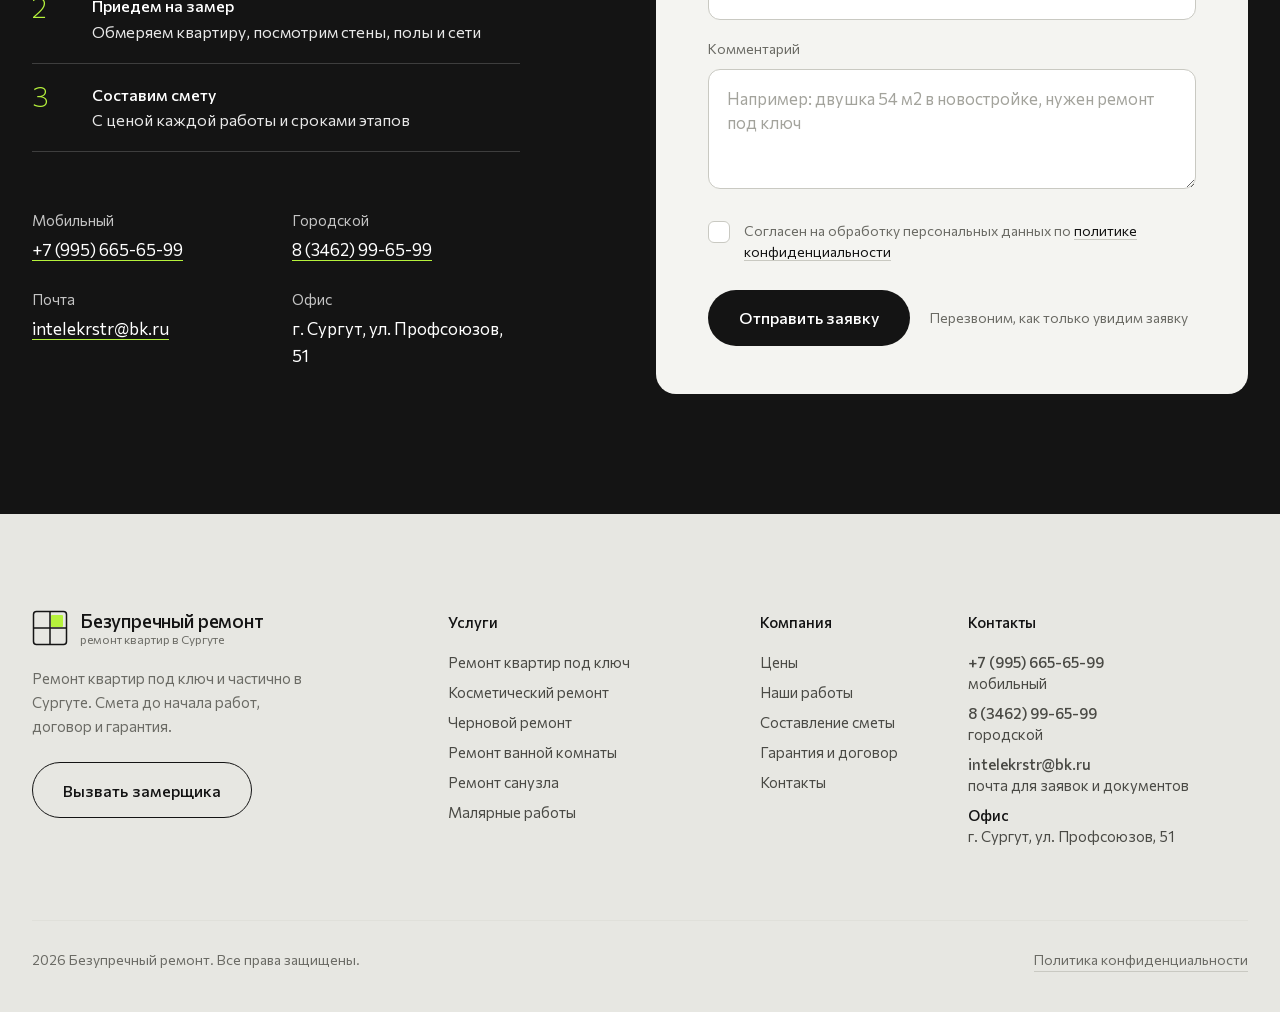
<file: remont-kvartir-pod-klyuch.html>
<!doctype html>
<html lang="ru">
<head>
<meta charset="utf-8">
<meta name="viewport" content="width=device-width, initial-scale=1">
<meta name="robots" content="noindex, nofollow">
<title>Ремонт квартир под ключ в Сургуте - цена от 8 925 руб./м2 | Безупречный ремонт</title>
<meta name="description" content="Ремонт квартир под ключ в Сургуте: черновые и чистовые работы, ванная, электрика и сантехника. Смета до начала работ, договор и гарантия. Цена от 8 925 руб./м2.">
<meta property="og:type" content="website">
<meta property="og:title" content="Ремонт квартир под ключ в Сургуте - цена от 8 925 руб./м2 | Безупречный ремонт">
<meta property="og:description" content="Ремонт квартир под ключ в Сургуте: черновые и чистовые работы, ванная, электрика и сантехника. Смета до начала работ, договор и гарантия. Цена от 8 925 руб./м2.">
<meta property="og:locale" content="ru_RU">
<meta name="theme-color" content="#141414">
<link rel="icon" href="favicon.svg" type="image/svg+xml">
<link rel="preload" href="fonts/commissioner-cyrillic.woff2" as="font" type="font/woff2" crossorigin>
<link rel="stylesheet" href="css/style.css">
<script type="application/ld+json">{"@context":"https://schema.org","@type":"HomeAndConstructionBusiness","name":"Безупречный ремонт","description":"Ремонт квартир под ключ и частично в Сургуте: черновой и косметический ремонт, ремонт ванной и санузла, малярные работы.","telephone":["+79956656599","+73462996599"],"email":"intelekrstr@bk.ru","areaServed":"Сургут","address":{"@type":"PostalAddress","streetAddress":"ул. Профсоюзов, 51","addressLocality":"Сургут","addressCountry":"RU"},"priceRange":"от 315 руб./м2"}</script>
<script type="application/ld+json">{"@context":"https://schema.org","@type":"FAQPage","mainEntity":[{"@type":"Question","name":"Сколько стоит ремонт квартиры под ключ в Сургуте?","acceptedAnswer":{"@type":"Answer","text":"Зависит от площади, состояния квартиры и объема работ. Ориентир по работе без материалов: от 8 925 руб./м2 в новостройке и от 9 975 руб./м2 во вторичном жилье. Точную цену считаем по смете после замера и записываем в договор."}},{"@type":"Question","name":"Сколько длится ремонт под ключ?","acceptedAnswer":{"@type":"Answer","text":"Однокомнатная квартира обычно занимает 1,5-2 месяца, двухкомнатная 2-3 месяца. Срок зависит от объема работ и от того, как быстро приходят чистовые материалы. Сроки этапов прописываем в договоре."}},{"@type":"Question","name":"Что входит в ремонт под ключ?","acceptedAnswer":{"@type":"Answer","text":"Все работы от демонтажа до финишной отделки: электрика, сантехника, стены, полы, потолки, ванная и санузел, двери. Квартиру сдаем по акту, готовой к заезду."}},{"@type":"Question","name":"Кто покупает материалы?","acceptedAnswer":{"@type":"Answer","text":"Как вам удобнее. Черновые материалы можем закупить и привезти сами по смете. Чистовые, то есть плитку, ламинат и сантехнику, можно выбрать самостоятельно или вместе с нами."}}]}</script>
<script type="application/ld+json">{"@context":"https://schema.org","@type":"Service","name":"Ремонт квартир под ключ в Сургуте","serviceType":"Ремонт квартир под ключ","areaServed":"Сургут","provider":{"@type":"HomeAndConstructionBusiness","name":"Безупречный ремонт"},"offers":{"@type":"Offer","priceCurrency":"RUB","price":"8925","description":"от 8 925 руб./м2, работа без материалов"}}</script>
</head>
<body>

<header class="top" id="top">
  <div class="wrap">
    <div class="top-in">
      <a class="logo" href="./" aria-label="Безупречный ремонт, на главную">
        <svg width="36" height="36" viewBox="0 0 36 36" fill="none" aria-hidden="true"><rect x="1.5" y="1.5" width="33" height="33" rx="3" stroke="#FFFFFF" stroke-width="1.5"/><rect x="19" y="5" width="12" height="12" rx="1" fill="#B6F23C"/><path d="M18 1.5v33M1.5 18h33" stroke="#FFFFFF" stroke-width="1.5"/></svg>
        <span class="logo-txt">Безупречный ремонт<small>ремонт квартир в Сургуте</small></span>
      </a>
      <nav class="nav" aria-label="Основное меню">
        <div class="dd">
          <a href="./#uslugi" class="on" aria-haspopup="true">Услуги <svg width="10" height="10" viewBox="0 0 10 10" fill="none" aria-hidden="true"><path d="M2 3.5l3 3 3-3" stroke="#FFFFFF" stroke-width="1.3"/></svg></a>
          <div class="dd-menu"><ul>
            <li><a href="remont-kvartir-pod-klyuch.html">Ремонт квартир под ключ<small>от 8 925 руб./м2</small></a></li>
            <li><a href="kosmeticheskiy-remont.html">Косметический ремонт<small>от 3 675 руб./м2</small></a></li>
            <li><a href="chernovoy-remont.html">Черновой ремонт<small>от 4 200 руб./м2</small></a></li>
            <li><a href="remont-vannoy-komnaty.html">Ремонт ванной комнаты<small>от 115 500 руб.</small></a></li>
            <li><a href="remont-sanuzla.html">Ремонт санузла<small>от 68 250 руб.</small></a></li>
            <li><a href="malyarnye-raboty.html">Малярные работы<small>от 315 руб./м2</small></a></li>
          </ul></div>
        </div>
        <a href="ceny.html">Цены</a>
        <a href="portfolio.html">Наши работы</a>
        <a href="smeta-na-remont.html">Смета</a>
        <a href="garantiya.html">Гарантия</a>
        <a href="kontakty.html">Контакты</a>
      </nav>
      <div class="top-contact">
        <div class="phone"><a href="tel:+79956656599">+7 (995) 665-65-99</a><span>8 (3462) 99-65-99</span></div>
        <a class="btn btn-primary" href="#zayavka">Вызвать замерщика</a>
        <a class="call-ico" href="tel:+79956656599" aria-label="Позвонить">
          <svg width="20" height="20" viewBox="0 0 24 24" fill="none" aria-hidden="true"><path d="M5 4h4l2 5-2.5 1.5a11 11 0 005 5L15 13l5 2v4a2 2 0 01-2 2A16 16 0 013 6a2 2 0 012-2z" stroke="#141414" stroke-width="1.6" stroke-linejoin="round"/></svg>
        </a>
        <button class="burger" type="button" aria-label="Открыть меню" aria-expanded="false"><i></i><i></i></button>
      </div>
    </div>
    <nav class="mnav" aria-label="Мобильное меню">
      <div class="mnav-group">Услуги</div>
      <a class="sub" href="remont-kvartir-pod-klyuch.html">Ремонт квартир под ключ</a>
      <a class="sub" href="kosmeticheskiy-remont.html">Косметический ремонт</a>
      <a class="sub" href="chernovoy-remont.html">Черновой ремонт</a>
      <a class="sub" href="remont-vannoy-komnaty.html">Ремонт ванной комнаты</a>
      <a class="sub" href="remont-sanuzla.html">Ремонт санузла</a>
      <a class="sub" href="malyarnye-raboty.html">Малярные работы</a>
      <div class="mnav-group">Компания</div>
      <a class="sub" href="ceny.html">Цены</a>
      <a class="sub" href="portfolio.html">Наши работы</a>
      <a class="sub" href="smeta-na-remont.html">Смета</a>
      <a class="sub" href="garantiya.html">Гарантия</a>
      <a class="sub" href="kontakty.html">Контакты</a>
      <a class="m-phone" href="tel:+79956656599">+7 (995) 665-65-99</a>
      <a class="btn btn-primary" href="#zayavka">Вызвать замерщика</a>
    </nav>
  </div>
</header>

<main>
<section class="phero">
  <div class="wrap">
    <nav aria-label="Навигационная цепочка"><ol class="crumbs">
      <li><a href="./">Главная</a></li>
      <li><a href="./#uslugi">Услуги</a></li>
      <li aria-current="page">Ремонт квартир под ключ</li>
    </ol></nav>
    <div class="hero-grid">
      <div class="hero-text">
        <h1 class="h1">Ремонт квартир под ключ в Сургуте</h1>
        <p class="hero-sub">Берем квартиру в любом состоянии: бетон от застройщика, вторичку или жилье, где пора обновить все сразу. Делаем черновые и чистовые работы, ванную, электрику и сантехнику и сдаем квартиру, в которую можно заезжать.</p>
        <div class="chips"><span class="chip">от <b>8 925</b> руб./м2</span><span class="chip">Новостройки и вторичка</span></div>
        <div class="actions">
          <a class="btn btn-primary" href="#zayavka">Вызвать замерщика</a>
          <a class="btn btn-line" href="ceny.html#kalkulyator">Рассчитать стоимость</a>
        </div>
        <p class="hero-note"><svg width="18" height="18" viewBox="0 0 24 24" fill="none" aria-hidden="true"><rect x="2.5" y="8" width="19" height="8" rx="1.5" stroke="#141414" stroke-width="1.5"/><path d="M6.5 8v3M10.5 8v4.5M14.5 8v3M18.5 8v4.5" stroke="#141414" stroke-width="1.5"/></svg>Смета до начала работ, цена и сроки в договоре</p>
      </div>
      <figure class="hero-fig">
        <div class="frame">
          <div class="dim dim-x" aria-hidden="true"><i></i></div>
          <div class="dim dim-y" aria-hidden="true"><i></i></div>
          <img src="img/works/kv-kuhnya-keramogranit.jpg" srcset="img/works/kv-kuhnya-keramogranit-m.jpg 570w, img/works/kv-kuhnya-keramogranit.jpg 1200w" sizes="(max-width: 1100px) 100vw, 55vw" alt="Кухня с полом из керамогранита под мрамор и подвесными светильниками" width="1200" height="1600" fetchpriority="high" decoding="async">
        </div>
        <figcaption><span>Кухня с керамогранитом под мрамор</span><span>Фото с нашего объекта</span></figcaption>
      </figure>
    </div>
    <div class="ruler">
      <div class="facts">
        <div class="fact"><b>Черновые</b><span>демонтаж, стены, полы, электрика и трубы</span></div>
        <div class="fact"><b>Чистовые</b><span>покраска, обои, плитка, полы, двери, потолки</span></div>
        <div class="fact"><b>Санузлы</b><span>гидроизоляция, плитка и сантехника</span></div>
        <div class="fact"><b>Смета</b><span>каждая работа и материал отдельной строкой</span></div>
      </div>
    </div>
  </div>
</section>

<section class="section" id="sostav">
  <div class="wrap">
    <header class="sec-head">
      <h2 class="h2">Что входит в работы</h2>
      <p class="lead">Ремонт под ключ - это все работы от демонтажа до финишной отделки одним исполнителем. Вам не нужно искать отдельно электрика, плиточника и маляра.</p>
    </header>
    <ul class="inc">
      <li><svg width="24" height="24" viewBox="0 0 24 24" fill="none" aria-hidden="true"><circle cx="12" cy="12" r="12" fill="#B6F23C"/><path d="M7.5 12.2l3 3 6-6.4" stroke="#141414" stroke-width="1.5" stroke-linecap="round" stroke-linejoin="round"/></svg><h3>Демонтаж и подготовка</h3><p>Снимаем старые покрытия и перегородки, выносим мусор. В новостройке готовим бетон к работам.</p></li>
      <li><svg width="24" height="24" viewBox="0 0 24 24" fill="none" aria-hidden="true"><circle cx="12" cy="12" r="12" fill="#B6F23C"/><path d="M7.5 12.2l3 3 6-6.4" stroke="#141414" stroke-width="1.5" stroke-linecap="round" stroke-linejoin="round"/></svg><h3>Электрика</h3><p>Новая разводка по квартире, щит, розетки и выключатели там, где вам удобно.</p></li>
      <li><svg width="24" height="24" viewBox="0 0 24 24" fill="none" aria-hidden="true"><circle cx="12" cy="12" r="12" fill="#B6F23C"/><path d="M7.5 12.2l3 3 6-6.4" stroke="#141414" stroke-width="1.5" stroke-linecap="round" stroke-linejoin="round"/></svg><h3>Сантехника</h3><p>Разводка труб водоснабжения и канализации, установка приборов на финише.</p></li>
      <li><svg width="24" height="24" viewBox="0 0 24 24" fill="none" aria-hidden="true"><circle cx="12" cy="12" r="12" fill="#B6F23C"/><path d="M7.5 12.2l3 3 6-6.4" stroke="#141414" stroke-width="1.5" stroke-linecap="round" stroke-linejoin="round"/></svg><h3>Стены и потолки</h3><p>Штукатурка по маякам, шпаклевка, покраска или обои, потолки из гипсокартона или натяжные.</p></li>
      <li><svg width="24" height="24" viewBox="0 0 24 24" fill="none" aria-hidden="true"><circle cx="12" cy="12" r="12" fill="#B6F23C"/><path d="M7.5 12.2l3 3 6-6.4" stroke="#141414" stroke-width="1.5" stroke-linecap="round" stroke-linejoin="round"/></svg><h3>Полы</h3><p>Стяжка или наливной пол, ламинат, кварцвинил, плитка или керамогранит.</p></li>
      <li><svg width="24" height="24" viewBox="0 0 24 24" fill="none" aria-hidden="true"><circle cx="12" cy="12" r="12" fill="#B6F23C"/><path d="M7.5 12.2l3 3 6-6.4" stroke="#141414" stroke-width="1.5" stroke-linecap="round" stroke-linejoin="round"/></svg><h3>Ванная и санузел</h3><p>Гидроизоляция, короба, инсталляции, плитка, сантехника и мебель.</p></li>
      <li><svg width="24" height="24" viewBox="0 0 24 24" fill="none" aria-hidden="true"><circle cx="12" cy="12" r="12" fill="#B6F23C"/><path d="M7.5 12.2l3 3 6-6.4" stroke="#141414" stroke-width="1.5" stroke-linecap="round" stroke-linejoin="round"/></svg><h3>Двери и откосы</h3><p>Межкомнатные двери, откосы окон, плинтусы и наличники.</p></li>
      <li><svg width="24" height="24" viewBox="0 0 24 24" fill="none" aria-hidden="true"><circle cx="12" cy="12" r="12" fill="#B6F23C"/><path d="M7.5 12.2l3 3 6-6.4" stroke="#141414" stroke-width="1.5" stroke-linecap="round" stroke-linejoin="round"/></svg><h3>Финишные работы</h3><p>Розетки, светильники, сантехника. Проверяем все узлы перед сдачей.</p></li>
      <li><svg width="24" height="24" viewBox="0 0 24 24" fill="none" aria-hidden="true"><circle cx="12" cy="12" r="12" fill="#B6F23C"/><path d="M7.5 12.2l3 3 6-6.4" stroke="#141414" stroke-width="1.5" stroke-linecap="round" stroke-linejoin="round"/></svg><h3>Сдача квартиры</h3><p>Проходим квартиру вместе, устраняем замечания и подписываем акт.</p></li>
    </ul>
  </div>
</section>



<section class="section section-mist" id="ceny">
  <div class="wrap">
    <header class="sec-head">
      <h2 class="h2">Цены</h2>
      <p class="lead">Цены за работу без материалов. Итог зависит от объема и состояния помещения, поэтому точную сумму считаем по смете после замера.</p>
    </header>
    <div class="ptable">
      <div class="row head"><span>Работа</span><span>Единица</span><span class="val">Цена работы</span></div>
      <div class="row"><span class="name">Ремонт под ключ в новостройке</span><span class="unit">м2 пола</span><span class="val">от <b>8 925</b> руб.</span></div>
      <div class="row"><span class="name">Ремонт под ключ во вторичном жилье<small>с демонтажем старой отделки</small></span><span class="unit">м2 пола</span><span class="val">от <b>9 975</b> руб.</span></div>
      <div class="row"><span class="name">Черновой ремонт</span><span class="unit">м2 пола</span><span class="val">от <b>4 200</b> руб.</span></div>
      <div class="row"><span class="name">Чистовая отделка</span><span class="unit">м2 пола</span><span class="val">от <b>4 725</b> руб.</span></div>
      <div class="row"><span class="name">Ремонт ванной комнаты под ключ</span><span class="unit">помещение</span><span class="val">от <b>115 500</b> руб.</span></div>
      <div class="row"><span class="name">Ремонт санузла под ключ</span><span class="unit">помещение</span><span class="val">от <b>68 250</b> руб.</span></div>
    </div>
    <div class="ptable-note"><span>Цены за работу без материалов. Точную сумму считаем по смете после замера.</span><a class="link" href="ceny.html">Все цены</a></div>
  </div>
</section>

<section class="section" id="etapy">
  <div class="wrap">
    <header class="sec-head">
      <h2 class="h2">Как проходят работы</h2>
      <p class="lead">Ремонт идет по этапам, и каждый этап мы показываем до того, как переходим к следующему.</p>
    </header>
    <ol class="steps steps-6">
      <li class="step">
        <span class="step-dot" aria-hidden="true"></span>
        <div class="step-top"><span class="step-n">1</span></div>
        <h3 class="h3">Заявка и замер</h3>
        <p>Звоните или оставляете заявку на сайте. Приезжаем в удобное время, обмеряем квартиру, смотрим стены, полы, трубы и проводку и обсуждаем, что нужно сделать.</p>
      </li>
      <li class="step">
        <span class="step-dot" aria-hidden="true"></span>
        <div class="step-top"><span class="step-n">2</span><span class="step-time">до начала работ</span></div>
        <h3 class="h3">Смета</h3>
        <p>Считаем каждую работу и материал отдельной строкой. Вы заранее видите, из чего складывается цена, и можете что-то убрать или добавить.</p>
      </li>
      <li class="step">
        <span class="step-dot" aria-hidden="true"></span>
        <div class="step-top"><span class="step-n">3</span><span class="step-time">цена, сроки, гарантия</span></div>
        <h3 class="h3">Договор</h3>
        <p>Подписываем договор: в нем смета, сроки этапов, порядок оплаты и гарантия на работы.</p>
      </li>
      <li class="step">
        <span class="step-dot" aria-hidden="true"></span>
        <div class="step-top"><span class="step-n">4</span></div>
        <h3 class="h3">Черновые работы</h3>
        <p>Демонтаж, электрика, трубы, штукатурка, стяжка. Показываем каждый скрытый этап до того, как он закроется отделкой.</p>
      </li>
      <li class="step">
        <span class="step-dot" aria-hidden="true"></span>
        <div class="step-top"><span class="step-n">5</span></div>
        <h3 class="h3">Чистовая отделка</h3>
        <p>Покраска или обои, плитка, полы, потолки, двери. В самом конце ставим сантехнику, розетки, выключатели и свет.</p>
      </li>
      <li class="step">
        <span class="step-dot" aria-hidden="true"></span>
        <div class="step-top"><span class="step-n">6</span><span class="step-time">акт приемки</span></div>
        <h3 class="h3">Сдача и гарантия</h3>
        <p>Проходим квартиру вместе, устраняем замечания и подписываем акт. Дальше действует гарантия по договору.</p>
      </li>
    </ol>
  </div>
</section>

<section class="section section-mist" id="foto">
  <div class="wrap">
    <header class="sec-head">
      <h2 class="h2">Фото с наших объектов</h2>
      <p class="lead">Нажмите на фото, чтобы открыть его крупно.</p>
    </header>
    <div class="gal gal-row">
      <button class="gal-item" type="button" data-lb="img/works/kv-kuhnya-gostinaya.jpg" data-cats="kv"><figure><div class="ph"><img src="img/works/kv-kuhnya-gostinaya.jpg" srcset="img/works/kv-kuhnya-gostinaya-m.jpg 584w, img/works/kv-kuhnya-gostinaya.jpg 1229w" sizes="(max-width: 760px) 50vw, 25vw" alt="Кухня-гостиная с белой кухней и полом под дерево" width="1229" height="1600" loading="lazy" decoding="async"></div></figure></button>
      <button class="gal-item" type="button" data-lb="img/works/kv-prihozhaya-zerkalo.jpg" data-cats="kv"><figure><div class="ph"><img src="img/works/kv-prihozhaya-zerkalo.jpg" srcset="img/works/kv-prihozhaya-zerkalo-m.jpg 586w, img/works/kv-prihozhaya-zerkalo.jpg 1233w" sizes="(max-width: 760px) 50vw, 25vw" alt="Прихожая с большим зеркалом, белыми дверями и подсветкой" width="1233" height="1600" loading="lazy" decoding="async"></div></figure></button>
      <button class="gal-item" type="button" data-lb="img/works/kv-komnata-fotooboi.jpg" data-cats="kv"><figure><div class="ph"><img src="img/works/kv-komnata-fotooboi.jpg" srcset="img/works/kv-komnata-fotooboi-m.jpg 570w, img/works/kv-komnata-fotooboi.jpg 1200w" sizes="(max-width: 760px) 50vw, 25vw" alt="Комната с фотообоями, ламинатом и люстрой" width="1200" height="1600" loading="lazy" decoding="async"></div></figure></button>
      <button class="gal-item" type="button" data-lb="img/works/kv-lodzhiya.jpg" data-cats="kv"><figure><div class="ph"><img src="img/works/kv-lodzhiya.jpg" srcset="img/works/kv-lodzhiya-m.jpg 570w, img/works/kv-lodzhiya.jpg 1200w" sizes="(max-width: 760px) 50vw, 25vw" alt="Отделанная лоджия с креслом и декоративной стеной" width="1200" height="1600" loading="lazy" decoding="async"></div></figure></button>
      <button class="gal-item" type="button" data-lb="img/works/kv-vannaya-dushevaya.jpg" data-cats="kv vanna"><figure><div class="ph"><img src="img/works/kv-vannaya-dushevaya.jpg" srcset="img/works/kv-vannaya-dushevaya-m.jpg 672w, img/works/kv-vannaya-dushevaya.jpg 750w" sizes="(max-width: 760px) 50vw, 25vw" alt="Ванная с душевой, полотенцесушителем и стиральной машиной под столешницей" width="750" height="848" loading="lazy" decoding="async"></div></figure></button>
      <button class="gal-item" type="button" data-lb="img/works/kv-sanuzel-plitka.jpg" data-cats="kv vanna"><figure><div class="ph"><img src="img/works/kv-sanuzel-plitka.jpg" srcset="img/works/kv-sanuzel-plitka-m.jpg 585w, img/works/kv-sanuzel-plitka.jpg 1231w" sizes="(max-width: 760px) 50vw, 25vw" alt="Санузел с крупноформатной плиткой и полотенцесушителем" width="1231" height="1600" loading="lazy" decoding="async"></div></figure></button>
      <button class="gal-item" type="button" data-lb="img/works/kv-koridor-shtukaturka.jpg" data-cats="kv"><figure><div class="ph"><img src="img/works/kv-koridor-shtukaturka.jpg" srcset="img/works/kv-koridor-shtukaturka-m.jpg 570w, img/works/kv-koridor-shtukaturka.jpg 1200w" sizes="(max-width: 760px) 50vw, 25vw" alt="Коридор и комната с декоративной штукатуркой на стенах" width="1200" height="1600" loading="lazy" decoding="async"></div></figure></button>
      <button class="gal-item" type="button" data-lb="img/works/kv-biryuzovye-steny.jpg" data-cats="kv malyar"><figure><div class="ph"><img src="img/works/kv-biryuzovye-steny.jpg" srcset="img/works/kv-biryuzovye-steny-m.jpg 622w, img/works/kv-biryuzovye-steny.jpg 622w" sizes="(max-width: 760px) 50vw, 25vw" alt="Стены после покраски в бирюзовый цвет" width="622" height="622" loading="lazy" decoding="async"></div></figure></button>
    </div>
    <div class="gal-foot"><span>Другие объекты смотрите в разделе с нашими работами.</span><a class="btn btn-line" href="portfolio.html">Все работы</a></div>
  </div>
</section>

<section class="section" id="voprosy">
  <div class="wrap">
    <div class="faq">
      <div class="faq-head">
        <h2 class="h2">Вопросы и ответы</h2>
        <p>Не нашли свой вопрос? Позвоните, ответим и подскажем, с чего начать.</p>
        <a class="big-phone" href="tel:+79956656599">+7 (995) 665-65-99</a>
        
      </div>
      <div class="qa">
        <details open>
          <summary>Сколько стоит ремонт квартиры под ключ в Сургуте?<span class="pm" aria-hidden="true"></span></summary>
          <p class="ans">Зависит от площади, состояния квартиры и объема работ. Ориентир по работе без материалов: от <span class="nw">8 925 руб./м2</span> в новостройке и от <span class="nw">9 975 руб./м2</span> во вторичном жилье. Точную цену считаем по смете после замера и записываем в договор.</p>
        </details>
        <details>
          <summary>Сколько длится ремонт под ключ?<span class="pm" aria-hidden="true"></span></summary>
          <p class="ans">Однокомнатная квартира обычно занимает <span class="nw">1,5-2 месяца,</span> двухкомнатная <span class="nw">2-3 месяца.</span> Срок зависит от объема работ и от того, как быстро приходят чистовые материалы. Сроки этапов прописываем в договоре.</p>
        </details>
        <details>
          <summary>Что входит в ремонт под ключ?<span class="pm" aria-hidden="true"></span></summary>
          <p class="ans">Все работы от демонтажа до финишной отделки: электрика, сантехника, стены, полы, потолки, ванная и санузел, двери. Квартиру сдаем по акту, готовой к заезду.</p>
        </details>
        <details>
          <summary>Кто покупает материалы?<span class="pm" aria-hidden="true"></span></summary>
          <p class="ans">Как вам удобнее. Черновые материалы можем закупить и привезти сами по смете. Чистовые, то есть плитку, ламинат и сантехнику, можно выбрать самостоятельно или вместе с нами.</p>
        </details>
      </div>
    </div>
  </div>
</section>

<section class="section section-mist">
  <div class="wrap">
    <div class="prose">
      <div class="prose-h"><h2 class="h2">Ремонт квартиры под ключ: что важно знать</h2></div>
      <div class="prose-b"><p>Ремонт квартир под ключ в Сургуте удобен тем, что за результат отвечает один исполнитель. Не нужно согласовывать между собой электрика, плиточника и маляра и разбираться, кто виноват, если что-то не стыкуется.</p>
        <h3>Новостройка или вторичка</h3>
        <p>Ремонт квартиры в новостройке под ключ начинается с бетона: перегородки, стяжка, разводка сетей, штукатурка. Во вторичном жилье сначала демонтаж старой отделки, а еще часто нужно менять проводку и трубы. Поэтому цена ремонта квартиры под ключ за м2 во вторичке обычно выше.</p>
        <h3>Из чего складывается цена</h3>
        <ul>
          <li>площадь и количество санузлов;</li>
          <li>состояние стен, полов и инженерных сетей;</li>
          <li>выбранные материалы и сложность отделки;</li>
          <li>дополнительные работы: перегородки, короба, ниши, подсветка.</li>
        </ul>
        <p>Все это видно в смете до начала работ. Смета становится частью договора, а гарантия на работы действует после подписания акта. Подробнее о том, как мы считаем, на странице <a href="smeta-na-remont.html">составление сметы</a>.</p></div>
    </div>
  </div>
</section>

<section class="section">
  <div class="wrap">
    <header class="sec-head">
      <h2 class="h2">Другие услуги</h2>
      <p class="lead">Можно заказать отдельно или вместе: смету считаем на весь объем сразу.</p>
    </header>
    <div class="related">
      <a class="rel" href="kosmeticheskiy-remont.html"><h3 class="h3">Косметический ремонт</h3><p>Покраска, обои, полы, двери и потолки без замены коммуникаций. Всю квартиру или одну комнату.</p><div class="price-row"><span class="price">от <b>3 675</b> руб./м2</span><span class="go"><svg width="16" height="16" viewBox="0 0 16 16" fill="none" aria-hidden="true"><path d="M3 8h10M9 4l4 4-4 4" stroke="#141414" stroke-width="1.4"/></svg></span></div></a>
      <a class="rel" href="chernovoy-remont.html"><h3 class="h3">Черновой ремонт</h3><p>Демонтаж, штукатурка по маякам, стяжка, электрика и трубы. Основа под чистовую отделку.</p><div class="price-row"><span class="price">от <b>4 200</b> руб./м2</span><span class="go"><svg width="16" height="16" viewBox="0 0 16 16" fill="none" aria-hidden="true"><path d="M3 8h10M9 4l4 4-4 4" stroke="#141414" stroke-width="1.4"/></svg></span></div></a>
      <a class="rel" href="remont-vannoy-komnaty.html"><h3 class="h3">Ремонт ванной комнаты</h3><p>Гидроизоляция, разводка, плитка, сантехника и мебель. Ванная под ключ за один заход.</p><div class="price-row"><span class="price">от <b>115 500</b> руб.</span><span class="go"><svg width="16" height="16" viewBox="0 0 16 16" fill="none" aria-hidden="true"><path d="M3 8h10M9 4l4 4-4 4" stroke="#141414" stroke-width="1.4"/></svg></span></div></a>
      <a class="rel" href="remont-sanuzla.html"><h3 class="h3">Ремонт санузла</h3><p>Инсталляция, короб с ревизией, плитка, подвесной унитаз и полотенцесушитель.</p><div class="price-row"><span class="price">от <b>68 250</b> руб.</span><span class="go"><svg width="16" height="16" viewBox="0 0 16 16" fill="none" aria-hidden="true"><path d="M3 8h10M9 4l4 4-4 4" stroke="#141414" stroke-width="1.4"/></svg></span></div></a>
      <a class="rel" href="malyarnye-raboty.html"><h3 class="h3">Малярные работы</h3><p>Шпаклевка, покраска стен и потолков, поклейка обоев. Ровные стены и углы под любой свет.</p><div class="price-row"><span class="price">от <b>315</b> руб./м2</span><span class="go"><svg width="16" height="16" viewBox="0 0 16 16" fill="none" aria-hidden="true"><path d="M3 8h10M9 4l4 4-4 4" stroke="#141414" stroke-width="1.4"/></svg></span></div></a>
    </div>
  </div>
</section>

<section class="req" id="zayavka">
  <div class="wrap">
    <div class="req-grid">
      <div class="req-text">
        <h2 class="h2">Замер и смета</h2>
        <p>Оставьте телефон, и мы договоримся о времени замера. После замера составим смету: ее можно спокойно изучить и задать вопросы.</p>
        <ol class="next">
          <li><div><b>Перезвоним и уточним задачу</b>Адрес, площадь и что хотите сделать</div></li>
          <li><div><b>Приедем на замер</b>Обмеряем квартиру, посмотрим стены, полы и сети</div></li>
          <li><div><b>Составим смету</b>С ценой каждой работы и сроками этапов</div></li>
        </ol>
        <div class="contacts">
          <div>Мобильный<b><a href="tel:+79956656599">+7 (995) 665-65-99</a></b></div>
          <div>Городской<b><a href="tel:+73462996599">8 (3462) 99-65-99</a></b></div>
          <div>Почта<b><a href="mailto:intelekrstr@bk.ru">intelekrstr@bk.ru</a></b></div>
          <div>Офис<b>г. Сургут, ул. Профсоюзов, 51</b></div>
        </div>
      </div>
      <form class="form" action="send.php" method="post">
        <h3 class="h3">Заявка на замер</h3>
        <p>Работаем в Сургуте. Ответим и предложим удобное время.</p>
        <label class="inp"><span>Имя</span><input type="text" name="name" placeholder="Как к вам обращаться" autocomplete="name" maxlength="100"></label>
        <label class="inp"><span>Телефон</span><input type="tel" name="phone" placeholder="+7 (___) ___-__-__" autocomplete="tel" required maxlength="40"></label>
        <label class="inp"><span>Комментарий</span><textarea name="comment" placeholder="Например: двушка 54 м2 в новостройке, нужен ремонт под ключ" maxlength="2000"></textarea></label>
        <input type="hidden" name="page" value="Ремонт квартир под ключ">
        <label class="hp" aria-hidden="true">Сайт<input type="text" name="website" tabindex="-1" autocomplete="off"></label>
        <label class="agree"><input type="checkbox" name="agree" required><span class="box"><svg width="12" height="12" viewBox="0 0 12 12" fill="none" aria-hidden="true"><path d="M2.5 6.2l2.3 2.3 4.7-5" stroke="#fff" stroke-width="1.6" stroke-linecap="round" stroke-linejoin="round"/></svg></span><span>Согласен на обработку персональных данных по <a href="politika.html">политике конфиденциальности</a></span></label>
        <div class="form-foot">
          <button class="btn btn-primary" type="submit">Отправить заявку</button>
          <p>Перезвоним, как только увидим заявку</p>
        </div>
        <p class="form-err">Это предварительная версия сайта: отправка заявок заработает после переноса на хостинг. Пока звоните: <a href="tel:+79956656599">+7 (995) 665-65-99</a></p>
        <div class="form-ok" role="status">
          <h3 class="h3">Заявка отправлена</h3>
          <p>Спасибо! Скоро перезвоним и договоримся о времени замера. Если срочно, звоните: <a class="link" href="tel:+79956656599">+7 (995) 665-65-99</a></p>
        </div>
      </form>
    </div>
  </div>
</section>
</main>

<footer class="foot">
  <div class="wrap">
    <div class="foot-top">
      <div class="foot-brand">
        <a class="logo" href="./"><svg width="36" height="36" viewBox="0 0 36 36" fill="none" aria-hidden="true"><rect x="1.5" y="1.5" width="33" height="33" rx="3" stroke="#141414" stroke-width="1.5"/><rect x="19" y="5" width="12" height="12" rx="1" fill="#B6F23C"/><path d="M18 1.5v33M1.5 18h33" stroke="#141414" stroke-width="1.5"/></svg><span class="logo-txt">Безупречный ремонт<small>ремонт квартир в Сургуте</small></span></a>
        <p>Ремонт квартир под ключ и частично в Сургуте. Смета до начала работ, договор и гарантия.</p>
        <a class="btn btn-line" href="#zayavka">Вызвать замерщика</a>
      </div>
      <nav class="foot-col fc-1" aria-label="Услуги">
        <h4>Услуги</h4>
        <ul>
          <li><a href="remont-kvartir-pod-klyuch.html">Ремонт квартир под ключ</a></li>
          <li><a href="kosmeticheskiy-remont.html">Косметический ремонт</a></li>
          <li><a href="chernovoy-remont.html">Черновой ремонт</a></li>
          <li><a href="remont-vannoy-komnaty.html">Ремонт ванной комнаты</a></li>
          <li><a href="remont-sanuzla.html">Ремонт санузла</a></li>
          <li><a href="malyarnye-raboty.html">Малярные работы</a></li>
        </ul>
      </nav>
      <nav class="foot-col fc-2" aria-label="Компания">
        <h4>Компания</h4>
        <ul>
          <li><a href="ceny.html">Цены</a></li>
          <li><a href="portfolio.html">Наши работы</a></li>
          <li><a href="smeta-na-remont.html">Составление сметы</a></li>
          <li><a href="garantiya.html">Гарантия и договор</a></li>
          <li><a href="kontakty.html">Контакты</a></li>
        </ul>
      </nav>
      <div class="foot-col fc-4">
        <h4>Контакты</h4>
        <ul>
          <li><b><a href="tel:+79956656599">+7 (995) 665-65-99</a></b>мобильный</li>
          <li><b><a href="tel:+73462996599">8 (3462) 99-65-99</a></b>городской</li>
          <li><b><a href="mailto:intelekrstr@bk.ru">intelekrstr@bk.ru</a></b>почта для заявок и документов</li>
          <li><b>Офис</b>г. Сургут, ул. Профсоюзов, 51</li>
        </ul>
      </div>
    </div>
    
    <div class="bottom">
      <span>2026 Безупречный ремонт. Все права защищены.</span>
      <a href="politika.html">Политика конфиденциальности</a>
    </div>
  </div>
</footer>

<script src="js/main.js" defer></script>
</body>
</html>
</file>
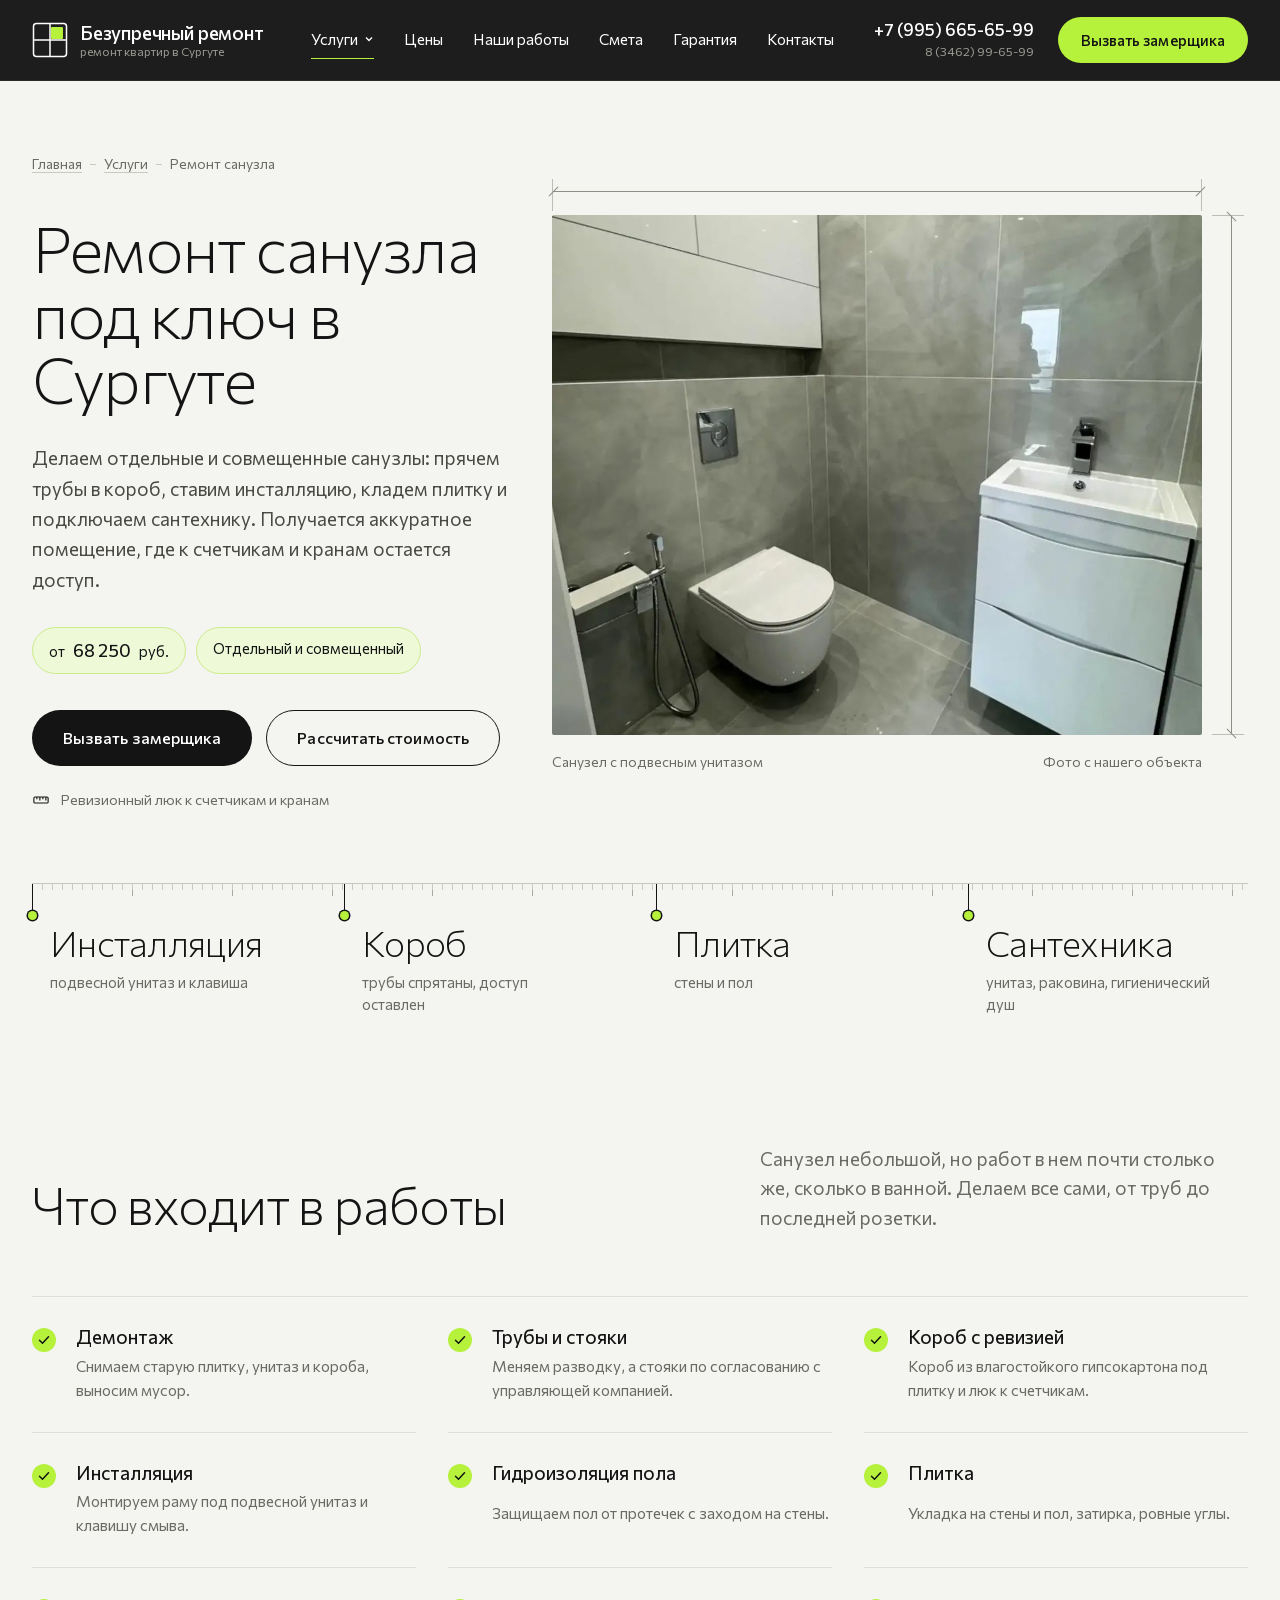
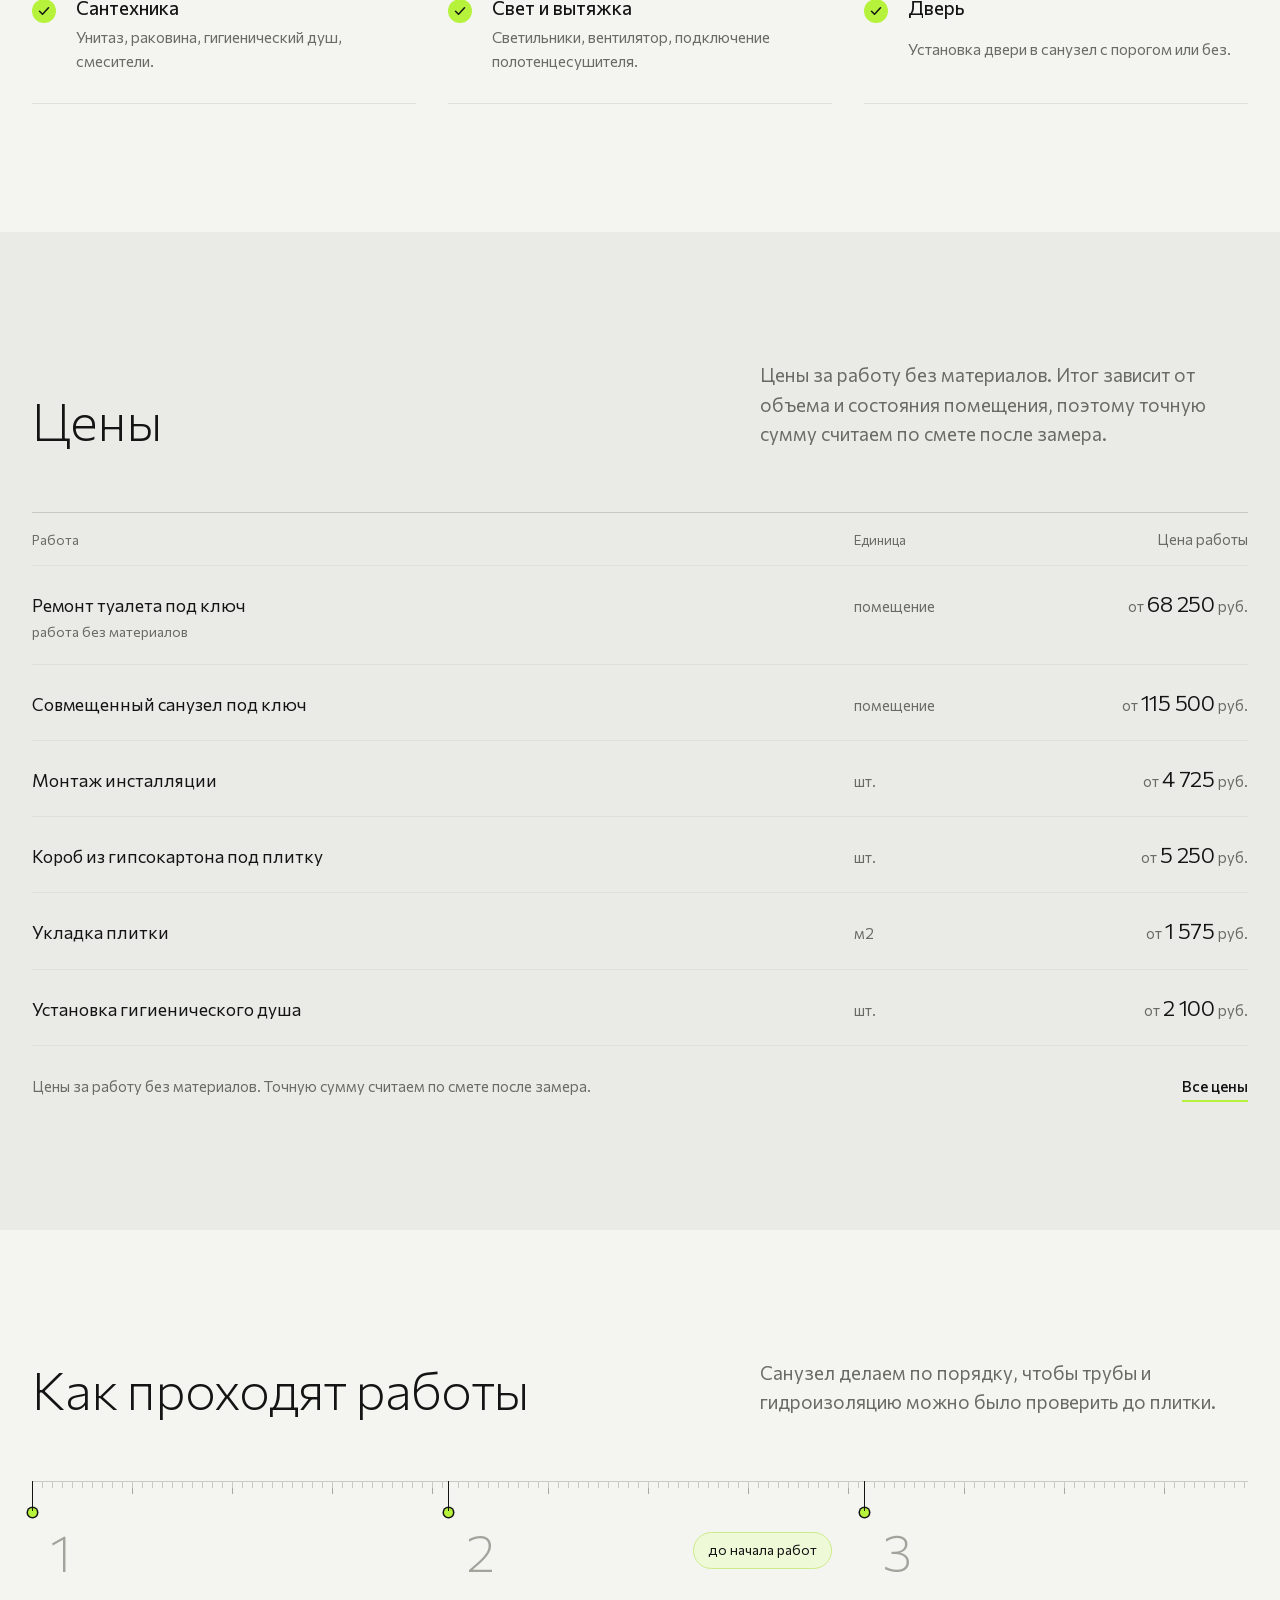
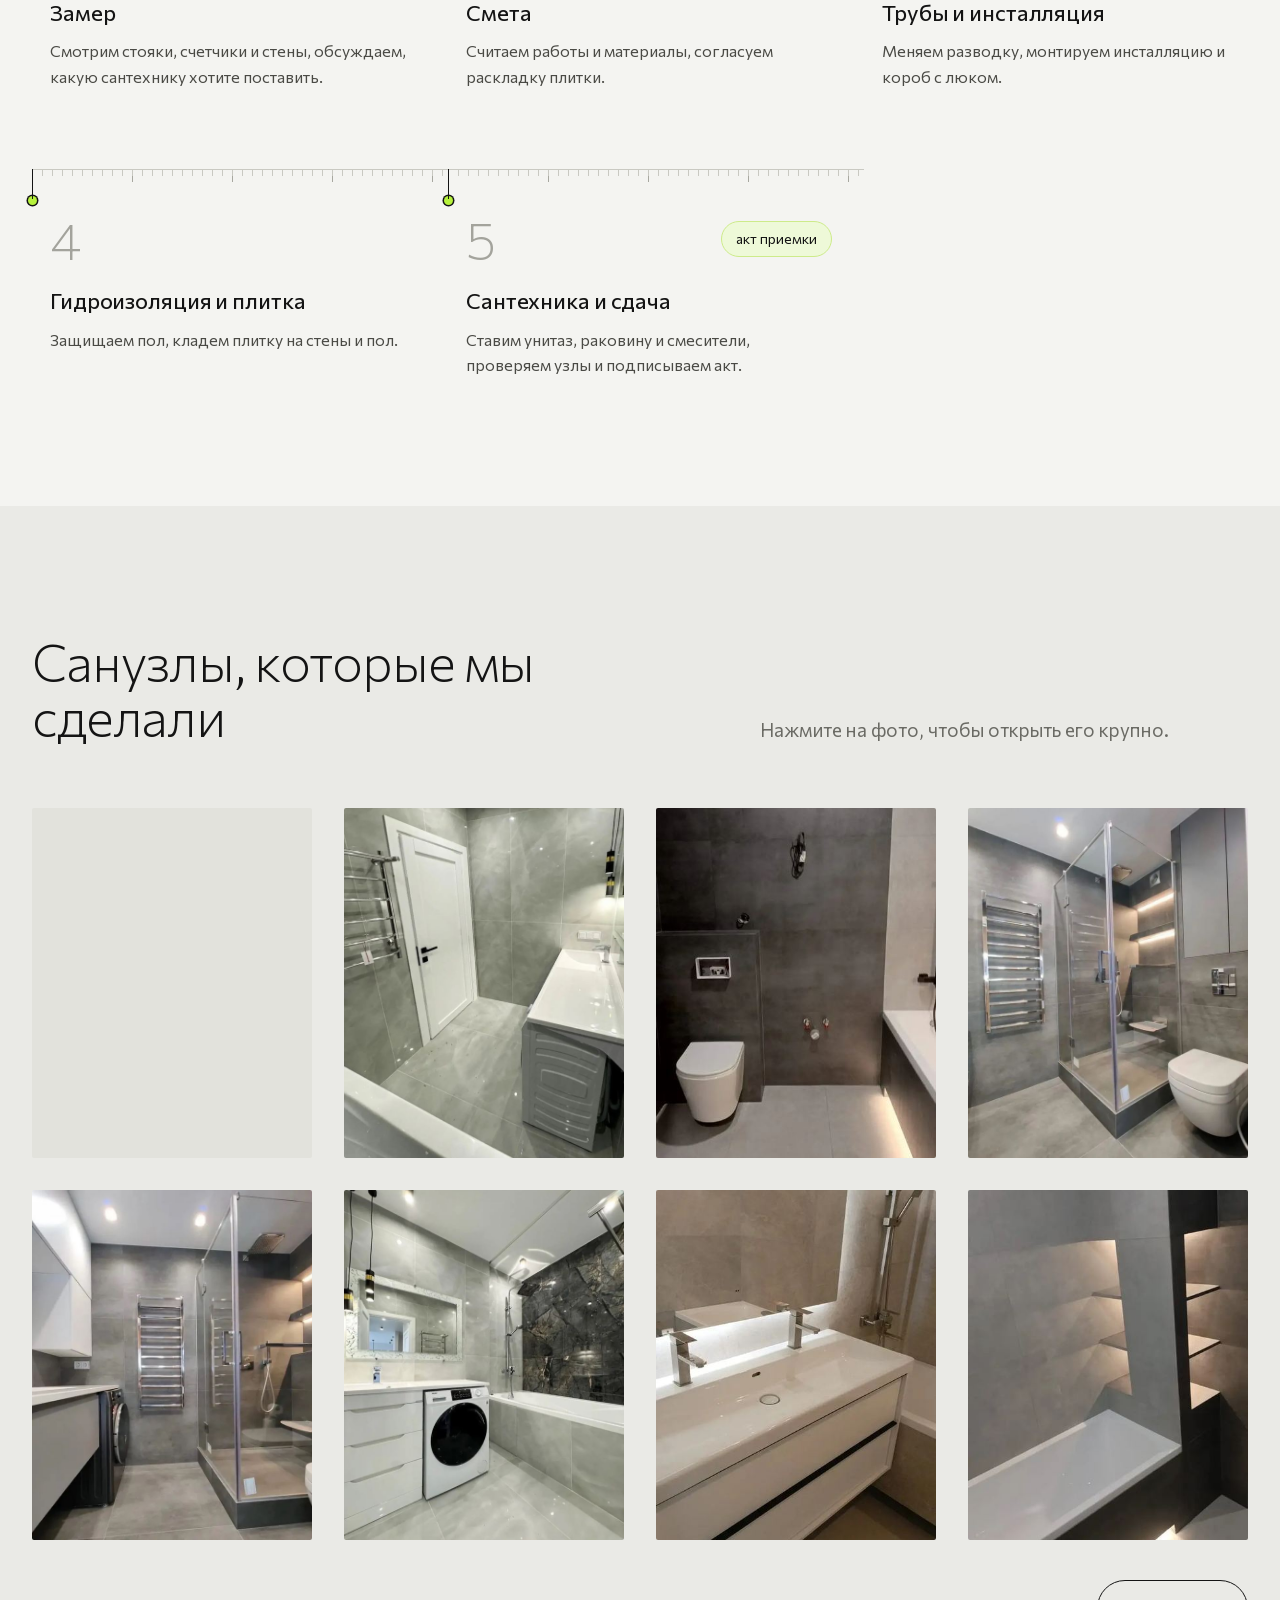
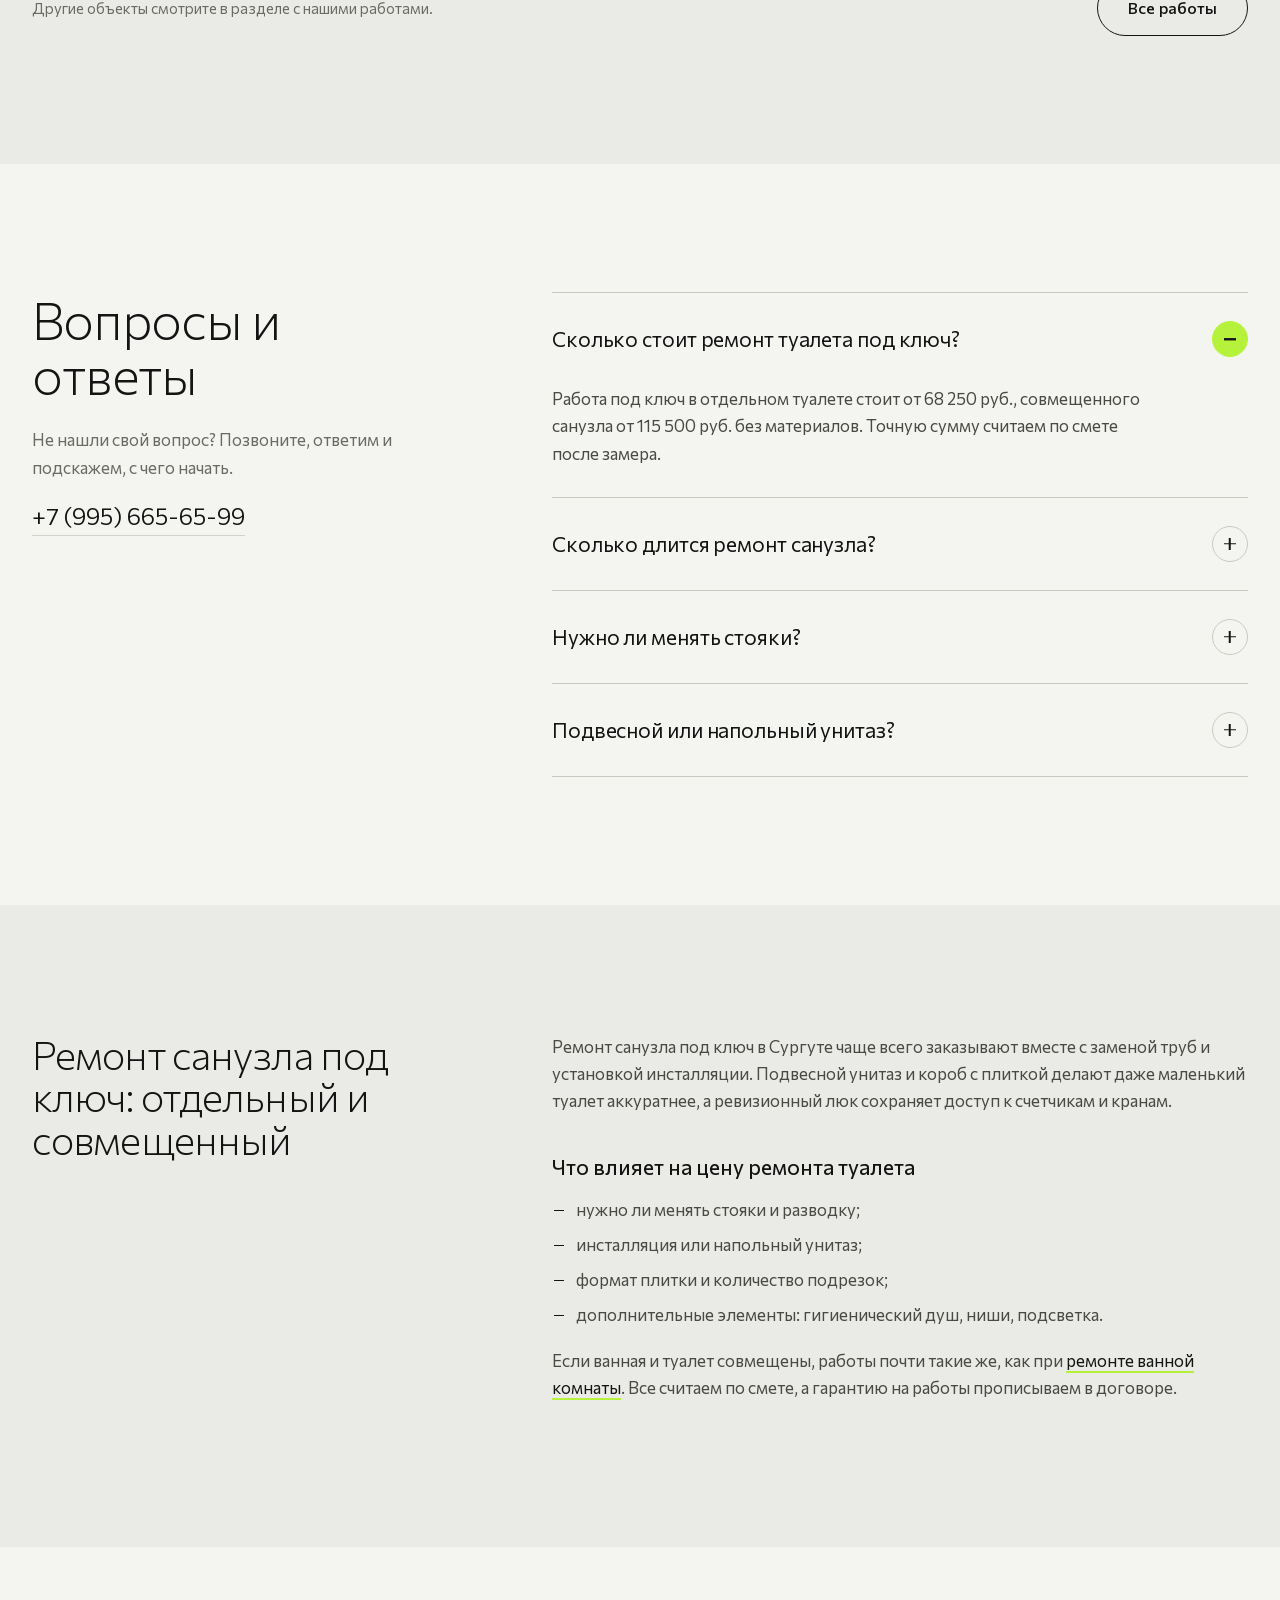
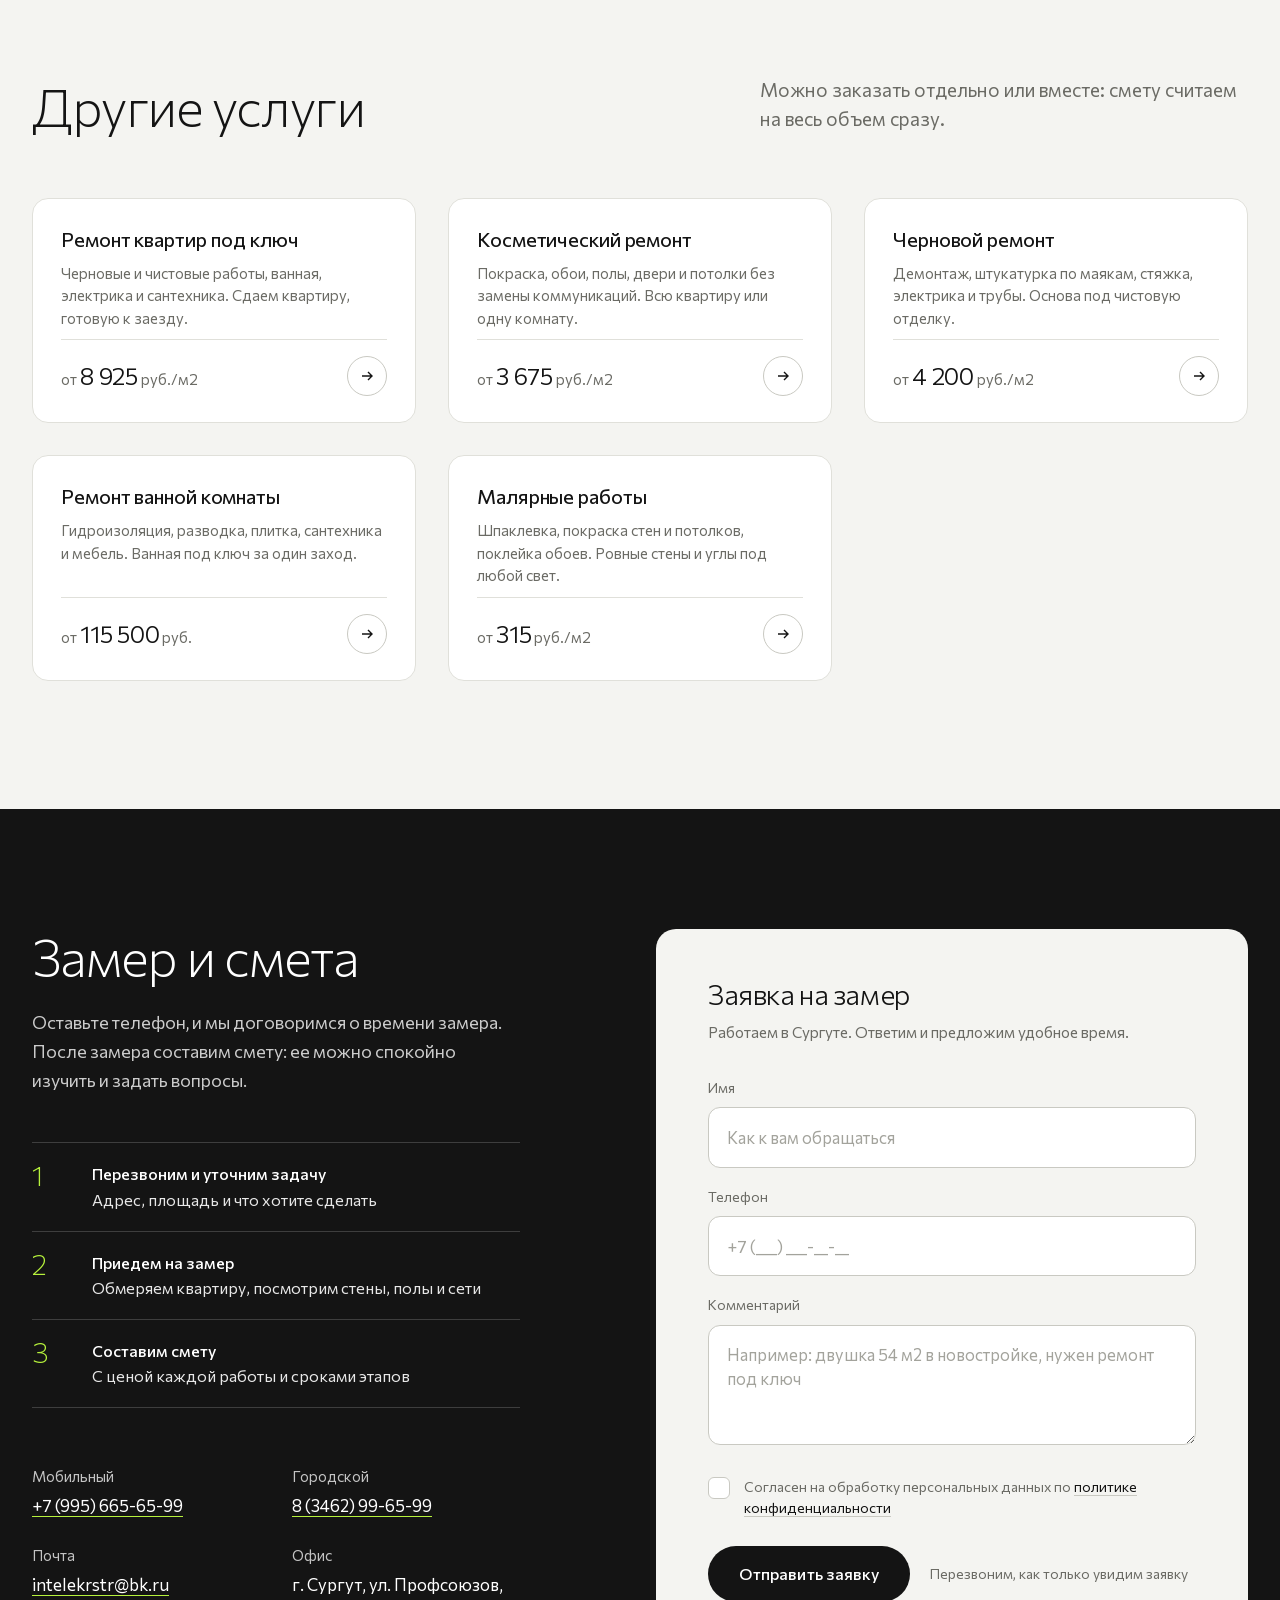
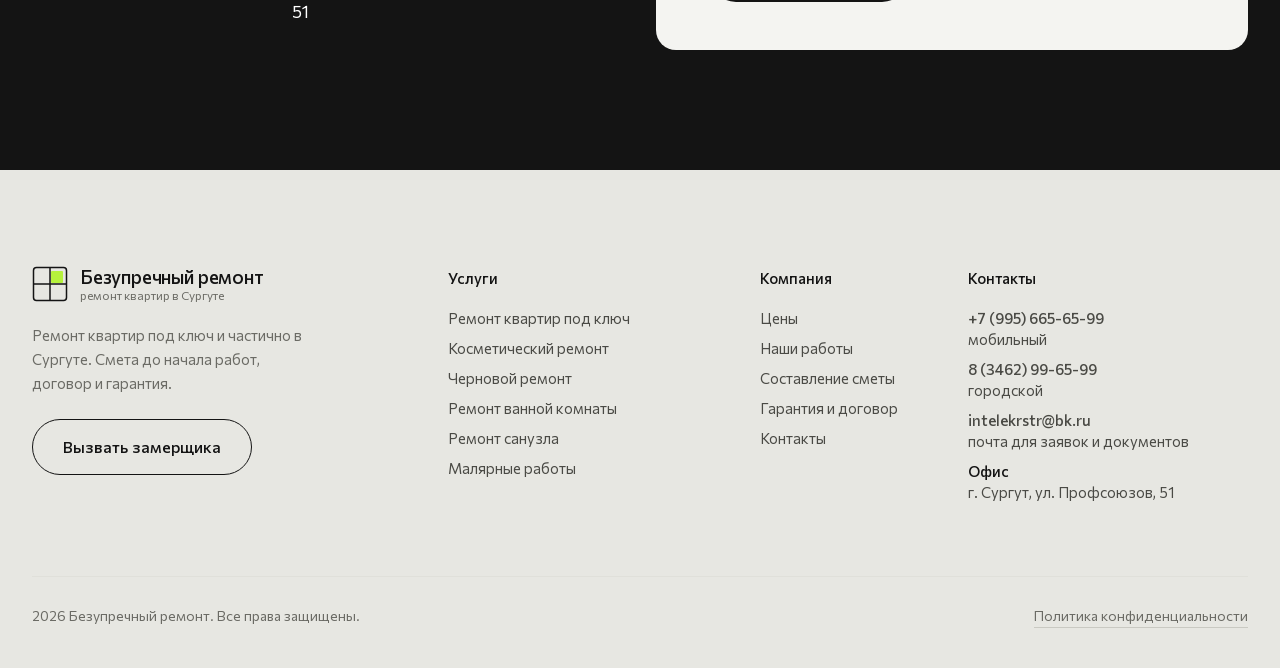
<file: remont-sanuzla.html>
<!doctype html>
<html lang="ru">
<head>
<meta charset="utf-8">
<meta name="viewport" content="width=device-width, initial-scale=1">
<meta name="robots" content="noindex, nofollow">
<title>Ремонт санузла и туалета под ключ в Сургуте - от 68 250 руб. | Безупречный ремонт</title>
<meta name="description" content="Ремонт санузла и туалета под ключ в Сургуте: инсталляция, короб, плитка, подвесной унитаз, полотенцесушитель. Работаем по смете и договору с гарантией.">
<meta property="og:type" content="website">
<meta property="og:title" content="Ремонт санузла и туалета под ключ в Сургуте - от 68 250 руб. | Безупречный ремонт">
<meta property="og:description" content="Ремонт санузла и туалета под ключ в Сургуте: инсталляция, короб, плитка, подвесной унитаз, полотенцесушитель. Работаем по смете и договору с гарантией.">
<meta property="og:locale" content="ru_RU">
<meta name="theme-color" content="#141414">
<link rel="icon" href="favicon.svg" type="image/svg+xml">
<link rel="preload" href="fonts/commissioner-cyrillic.woff2" as="font" type="font/woff2" crossorigin>
<link rel="stylesheet" href="css/style.css">
<script type="application/ld+json">{"@context":"https://schema.org","@type":"HomeAndConstructionBusiness","name":"Безупречный ремонт","description":"Ремонт квартир под ключ и частично в Сургуте: черновой и косметический ремонт, ремонт ванной и санузла, малярные работы.","telephone":["+79956656599","+73462996599"],"email":"intelekrstr@bk.ru","areaServed":"Сургут","address":{"@type":"PostalAddress","streetAddress":"ул. Профсоюзов, 51","addressLocality":"Сургут","addressCountry":"RU"},"priceRange":"от 315 руб./м2"}</script>
<script type="application/ld+json">{"@context":"https://schema.org","@type":"FAQPage","mainEntity":[{"@type":"Question","name":"Сколько стоит ремонт туалета под ключ?","acceptedAnswer":{"@type":"Answer","text":"Работа под ключ в отдельном туалете стоит от 68 250 руб., совмещенного санузла от 115 500 руб. без материалов. Точную сумму считаем по смете после замера."}},{"@type":"Question","name":"Сколько длится ремонт санузла?","acceptedAnswer":{"@type":"Answer","text":"Отдельный туалет обычно занимает 1,5-3 недели, совмещенный санузел 2-4 недели."}},{"@type":"Question","name":"Нужно ли менять стояки?","acceptedAnswer":{"@type":"Answer","text":"Если стояки старые, лучше заменить их во время ремонта, пока стены открыты. Работы на стояках согласуем с управляющей компанией."}},{"@type":"Question","name":"Подвесной или напольный унитаз?","acceptedAnswer":{"@type":"Answer","text":"Подвесной проще мыть, и под ним остается свободный пол, но нужна инсталляция и короб. Напольный дешевле и ставится быстрее. Подскажем, что удобнее в вашем санузле."}}]}</script>
<script type="application/ld+json">{"@context":"https://schema.org","@type":"Service","name":"Ремонт санузла под ключ в Сургуте","serviceType":"Ремонт санузла","areaServed":"Сургут","provider":{"@type":"HomeAndConstructionBusiness","name":"Безупречный ремонт"},"offers":{"@type":"Offer","priceCurrency":"RUB","price":"68250","description":"от 68 250 руб., работа без материалов"}}</script>
</head>
<body>

<header class="top" id="top">
  <div class="wrap">
    <div class="top-in">
      <a class="logo" href="./" aria-label="Безупречный ремонт, на главную">
        <svg width="36" height="36" viewBox="0 0 36 36" fill="none" aria-hidden="true"><rect x="1.5" y="1.5" width="33" height="33" rx="3" stroke="#FFFFFF" stroke-width="1.5"/><rect x="19" y="5" width="12" height="12" rx="1" fill="#B6F23C"/><path d="M18 1.5v33M1.5 18h33" stroke="#FFFFFF" stroke-width="1.5"/></svg>
        <span class="logo-txt">Безупречный ремонт<small>ремонт квартир в Сургуте</small></span>
      </a>
      <nav class="nav" aria-label="Основное меню">
        <div class="dd">
          <a href="./#uslugi" class="on" aria-haspopup="true">Услуги <svg width="10" height="10" viewBox="0 0 10 10" fill="none" aria-hidden="true"><path d="M2 3.5l3 3 3-3" stroke="#FFFFFF" stroke-width="1.3"/></svg></a>
          <div class="dd-menu"><ul>
            <li><a href="remont-kvartir-pod-klyuch.html">Ремонт квартир под ключ<small>от 8 925 руб./м2</small></a></li>
            <li><a href="kosmeticheskiy-remont.html">Косметический ремонт<small>от 3 675 руб./м2</small></a></li>
            <li><a href="chernovoy-remont.html">Черновой ремонт<small>от 4 200 руб./м2</small></a></li>
            <li><a href="remont-vannoy-komnaty.html">Ремонт ванной комнаты<small>от 115 500 руб.</small></a></li>
            <li><a href="remont-sanuzla.html">Ремонт санузла<small>от 68 250 руб.</small></a></li>
            <li><a href="malyarnye-raboty.html">Малярные работы<small>от 315 руб./м2</small></a></li>
          </ul></div>
        </div>
        <a href="ceny.html">Цены</a>
        <a href="portfolio.html">Наши работы</a>
        <a href="smeta-na-remont.html">Смета</a>
        <a href="garantiya.html">Гарантия</a>
        <a href="kontakty.html">Контакты</a>
      </nav>
      <div class="top-contact">
        <div class="phone"><a href="tel:+79956656599">+7 (995) 665-65-99</a><span>8 (3462) 99-65-99</span></div>
        <a class="btn btn-primary" href="#zayavka">Вызвать замерщика</a>
        <a class="call-ico" href="tel:+79956656599" aria-label="Позвонить">
          <svg width="20" height="20" viewBox="0 0 24 24" fill="none" aria-hidden="true"><path d="M5 4h4l2 5-2.5 1.5a11 11 0 005 5L15 13l5 2v4a2 2 0 01-2 2A16 16 0 013 6a2 2 0 012-2z" stroke="#141414" stroke-width="1.6" stroke-linejoin="round"/></svg>
        </a>
        <button class="burger" type="button" aria-label="Открыть меню" aria-expanded="false"><i></i><i></i></button>
      </div>
    </div>
    <nav class="mnav" aria-label="Мобильное меню">
      <div class="mnav-group">Услуги</div>
      <a class="sub" href="remont-kvartir-pod-klyuch.html">Ремонт квартир под ключ</a>
      <a class="sub" href="kosmeticheskiy-remont.html">Косметический ремонт</a>
      <a class="sub" href="chernovoy-remont.html">Черновой ремонт</a>
      <a class="sub" href="remont-vannoy-komnaty.html">Ремонт ванной комнаты</a>
      <a class="sub" href="remont-sanuzla.html">Ремонт санузла</a>
      <a class="sub" href="malyarnye-raboty.html">Малярные работы</a>
      <div class="mnav-group">Компания</div>
      <a class="sub" href="ceny.html">Цены</a>
      <a class="sub" href="portfolio.html">Наши работы</a>
      <a class="sub" href="smeta-na-remont.html">Смета</a>
      <a class="sub" href="garantiya.html">Гарантия</a>
      <a class="sub" href="kontakty.html">Контакты</a>
      <a class="m-phone" href="tel:+79956656599">+7 (995) 665-65-99</a>
      <a class="btn btn-primary" href="#zayavka">Вызвать замерщика</a>
    </nav>
  </div>
</header>

<main>
<section class="phero">
  <div class="wrap">
    <nav aria-label="Навигационная цепочка"><ol class="crumbs">
      <li><a href="./">Главная</a></li>
      <li><a href="./#uslugi">Услуги</a></li>
      <li aria-current="page">Ремонт санузла</li>
    </ol></nav>
    <div class="hero-grid">
      <div class="hero-text">
        <h1 class="h1">Ремонт санузла под ключ в Сургуте</h1>
        <p class="hero-sub">Делаем отдельные и совмещенные санузлы: прячем трубы в короб, ставим инсталляцию, кладем плитку и подключаем сантехнику. Получается аккуратное помещение, где к счетчикам и кранам остается доступ.</p>
        <div class="chips"><span class="chip">от <b>68 250</b> руб.</span><span class="chip">Отдельный и совмещенный</span></div>
        <div class="actions">
          <a class="btn btn-primary" href="#zayavka">Вызвать замерщика</a>
          <a class="btn btn-line" href="ceny.html#kalkulyator">Рассчитать стоимость</a>
        </div>
        <p class="hero-note"><svg width="18" height="18" viewBox="0 0 24 24" fill="none" aria-hidden="true"><rect x="2.5" y="8" width="19" height="8" rx="1.5" stroke="#141414" stroke-width="1.5"/><path d="M6.5 8v3M10.5 8v4.5M14.5 8v3M18.5 8v4.5" stroke="#141414" stroke-width="1.5"/></svg>Ревизионный люк к счетчикам и кранам</p>
      </div>
      <figure class="hero-fig">
        <div class="frame">
          <div class="dim dim-x" aria-hidden="true"><i></i></div>
          <div class="dim dim-y" aria-hidden="true"><i></i></div>
          <img src="img/works/kv-sanuzel-podvesnoy.jpg" srcset="img/works/kv-sanuzel-podvesnoy-m.jpg 577w, img/works/kv-sanuzel-podvesnoy.jpg 1215w" sizes="(max-width: 1100px) 100vw, 55vw" alt="Санузел с подвесным унитазом и тумбой с раковиной" width="1215" height="1600" fetchpriority="high" decoding="async">
        </div>
        <figcaption><span>Санузел с подвесным унитазом</span><span>Фото с нашего объекта</span></figcaption>
      </figure>
    </div>
    <div class="ruler">
      <div class="facts">
        <div class="fact"><b>Инсталляция</b><span>подвесной унитаз и клавиша</span></div>
        <div class="fact"><b>Короб</b><span>трубы спрятаны, доступ оставлен</span></div>
        <div class="fact"><b>Плитка</b><span>стены и пол</span></div>
        <div class="fact"><b>Сантехника</b><span>унитаз, раковина, гигиенический душ</span></div>
      </div>
    </div>
  </div>
</section>

<section class="section" id="sostav">
  <div class="wrap">
    <header class="sec-head">
      <h2 class="h2">Что входит в работы</h2>
      <p class="lead">Санузел небольшой, но работ в нем почти столько же, сколько в ванной. Делаем все сами, от труб до последней розетки.</p>
    </header>
    <ul class="inc">
      <li><svg width="24" height="24" viewBox="0 0 24 24" fill="none" aria-hidden="true"><circle cx="12" cy="12" r="12" fill="#B6F23C"/><path d="M7.5 12.2l3 3 6-6.4" stroke="#141414" stroke-width="1.5" stroke-linecap="round" stroke-linejoin="round"/></svg><h3>Демонтаж</h3><p>Снимаем старую плитку, унитаз и короба, выносим мусор.</p></li>
      <li><svg width="24" height="24" viewBox="0 0 24 24" fill="none" aria-hidden="true"><circle cx="12" cy="12" r="12" fill="#B6F23C"/><path d="M7.5 12.2l3 3 6-6.4" stroke="#141414" stroke-width="1.5" stroke-linecap="round" stroke-linejoin="round"/></svg><h3>Трубы и стояки</h3><p>Меняем разводку, а стояки по согласованию с управляющей компанией.</p></li>
      <li><svg width="24" height="24" viewBox="0 0 24 24" fill="none" aria-hidden="true"><circle cx="12" cy="12" r="12" fill="#B6F23C"/><path d="M7.5 12.2l3 3 6-6.4" stroke="#141414" stroke-width="1.5" stroke-linecap="round" stroke-linejoin="round"/></svg><h3>Короб с ревизией</h3><p>Короб из влагостойкого гипсокартона под плитку и люк к счетчикам.</p></li>
      <li><svg width="24" height="24" viewBox="0 0 24 24" fill="none" aria-hidden="true"><circle cx="12" cy="12" r="12" fill="#B6F23C"/><path d="M7.5 12.2l3 3 6-6.4" stroke="#141414" stroke-width="1.5" stroke-linecap="round" stroke-linejoin="round"/></svg><h3>Инсталляция</h3><p>Монтируем раму под подвесной унитаз и клавишу смыва.</p></li>
      <li><svg width="24" height="24" viewBox="0 0 24 24" fill="none" aria-hidden="true"><circle cx="12" cy="12" r="12" fill="#B6F23C"/><path d="M7.5 12.2l3 3 6-6.4" stroke="#141414" stroke-width="1.5" stroke-linecap="round" stroke-linejoin="round"/></svg><h3>Гидроизоляция пола</h3><p>Защищаем пол от протечек с заходом на стены.</p></li>
      <li><svg width="24" height="24" viewBox="0 0 24 24" fill="none" aria-hidden="true"><circle cx="12" cy="12" r="12" fill="#B6F23C"/><path d="M7.5 12.2l3 3 6-6.4" stroke="#141414" stroke-width="1.5" stroke-linecap="round" stroke-linejoin="round"/></svg><h3>Плитка</h3><p>Укладка на стены и пол, затирка, ровные углы.</p></li>
      <li><svg width="24" height="24" viewBox="0 0 24 24" fill="none" aria-hidden="true"><circle cx="12" cy="12" r="12" fill="#B6F23C"/><path d="M7.5 12.2l3 3 6-6.4" stroke="#141414" stroke-width="1.5" stroke-linecap="round" stroke-linejoin="round"/></svg><h3>Сантехника</h3><p>Унитаз, раковина, гигиенический душ, смесители.</p></li>
      <li><svg width="24" height="24" viewBox="0 0 24 24" fill="none" aria-hidden="true"><circle cx="12" cy="12" r="12" fill="#B6F23C"/><path d="M7.5 12.2l3 3 6-6.4" stroke="#141414" stroke-width="1.5" stroke-linecap="round" stroke-linejoin="round"/></svg><h3>Свет и вытяжка</h3><p>Светильники, вентилятор, подключение полотенцесушителя.</p></li>
      <li><svg width="24" height="24" viewBox="0 0 24 24" fill="none" aria-hidden="true"><circle cx="12" cy="12" r="12" fill="#B6F23C"/><path d="M7.5 12.2l3 3 6-6.4" stroke="#141414" stroke-width="1.5" stroke-linecap="round" stroke-linejoin="round"/></svg><h3>Дверь</h3><p>Установка двери в санузел с порогом или без.</p></li>
    </ul>
  </div>
</section>



<section class="section section-mist" id="ceny">
  <div class="wrap">
    <header class="sec-head">
      <h2 class="h2">Цены</h2>
      <p class="lead">Цены за работу без материалов. Итог зависит от объема и состояния помещения, поэтому точную сумму считаем по смете после замера.</p>
    </header>
    <div class="ptable">
      <div class="row head"><span>Работа</span><span>Единица</span><span class="val">Цена работы</span></div>
      <div class="row"><span class="name">Ремонт туалета под ключ<small>работа без материалов</small></span><span class="unit">помещение</span><span class="val">от <b>68 250</b> руб.</span></div>
      <div class="row"><span class="name">Совмещенный санузел под ключ</span><span class="unit">помещение</span><span class="val">от <b>115 500</b> руб.</span></div>
      <div class="row"><span class="name">Монтаж инсталляции</span><span class="unit">шт.</span><span class="val">от <b>4 725</b> руб.</span></div>
      <div class="row"><span class="name">Короб из гипсокартона под плитку</span><span class="unit">шт.</span><span class="val">от <b>5 250</b> руб.</span></div>
      <div class="row"><span class="name">Укладка плитки</span><span class="unit">м2</span><span class="val">от <b>1 575</b> руб.</span></div>
      <div class="row"><span class="name">Установка гигиенического душа</span><span class="unit">шт.</span><span class="val">от <b>2 100</b> руб.</span></div>
    </div>
    <div class="ptable-note"><span>Цены за работу без материалов. Точную сумму считаем по смете после замера.</span><a class="link" href="ceny.html">Все цены</a></div>
  </div>
</section>

<section class="section" id="etapy">
  <div class="wrap">
    <header class="sec-head">
      <h2 class="h2">Как проходят работы</h2>
      <p class="lead">Санузел делаем по порядку, чтобы трубы и гидроизоляцию можно было проверить до плитки.</p>
    </header>
    <ol class="steps steps-5">
      <li class="step">
        <span class="step-dot" aria-hidden="true"></span>
        <div class="step-top"><span class="step-n">1</span></div>
        <h3 class="h3">Замер</h3>
        <p>Смотрим стояки, счетчики и стены, обсуждаем, какую сантехнику хотите поставить.</p>
      </li>
      <li class="step">
        <span class="step-dot" aria-hidden="true"></span>
        <div class="step-top"><span class="step-n">2</span><span class="step-time">до начала работ</span></div>
        <h3 class="h3">Смета</h3>
        <p>Считаем работы и материалы, согласуем раскладку плитки.</p>
      </li>
      <li class="step">
        <span class="step-dot" aria-hidden="true"></span>
        <div class="step-top"><span class="step-n">3</span></div>
        <h3 class="h3">Трубы и инсталляция</h3>
        <p>Меняем разводку, монтируем инсталляцию и короб с люком.</p>
      </li>
      <li class="step">
        <span class="step-dot" aria-hidden="true"></span>
        <div class="step-top"><span class="step-n">4</span></div>
        <h3 class="h3">Гидроизоляция и плитка</h3>
        <p>Защищаем пол, кладем плитку на стены и пол.</p>
      </li>
      <li class="step">
        <span class="step-dot" aria-hidden="true"></span>
        <div class="step-top"><span class="step-n">5</span><span class="step-time">акт приемки</span></div>
        <h3 class="h3">Сантехника и сдача</h3>
        <p>Ставим унитаз, раковину и смесители, проверяем узлы и подписываем акт.</p>
      </li>
    </ol>
  </div>
</section>

<section class="section section-mist" id="foto">
  <div class="wrap">
    <header class="sec-head">
      <h2 class="h2">Санузлы, которые мы сделали</h2>
      <p class="lead">Нажмите на фото, чтобы открыть его крупно.</p>
    </header>
    <div class="gal gal-row">
      <button class="gal-item" type="button" data-lb="img/works/kv-sanuzel-podvesnoy.jpg" data-cats="kv vanna"><figure><div class="ph"><img src="img/works/kv-sanuzel-podvesnoy.jpg" srcset="img/works/kv-sanuzel-podvesnoy-m.jpg 577w, img/works/kv-sanuzel-podvesnoy.jpg 1215w" sizes="(max-width: 760px) 50vw, 25vw" alt="Санузел с подвесным унитазом и тумбой с раковиной" width="1215" height="1600" loading="lazy" decoding="async"></div></figure></button>
      <button class="gal-item" type="button" data-lb="img/works/kv-sanuzel-plitka.jpg" data-cats="kv vanna"><figure><div class="ph"><img src="img/works/kv-sanuzel-plitka.jpg" srcset="img/works/kv-sanuzel-plitka-m.jpg 585w, img/works/kv-sanuzel-plitka.jpg 1231w" sizes="(max-width: 760px) 50vw, 25vw" alt="Санузел с крупноформатной плиткой и полотенцесушителем" width="1231" height="1600" loading="lazy" decoding="async"></div></figure></button>
      <button class="gal-item" type="button" data-lb="img/works/vanna-sanuzel-temnyy.jpg" data-cats="vanna"><figure><div class="ph"><img src="img/works/vanna-sanuzel-temnyy.jpg" srcset="img/works/vanna-sanuzel-temnyy-m.jpg 428w, img/works/vanna-sanuzel-temnyy.jpg 648w" sizes="(max-width: 760px) 50vw, 25vw" alt="Санузел с подвесным унитазом и подсветкой пола" width="648" height="1152" loading="lazy" decoding="async"></div></figure></button>
      <button class="gal-item" type="button" data-lb="img/works/kv-dushevaya.jpg" data-cats="kv vanna"><figure><div class="ph"><img src="img/works/kv-dushevaya.jpg" srcset="img/works/kv-dushevaya-m.jpg 628w, img/works/kv-dushevaya.jpg 750w" sizes="(max-width: 760px) 50vw, 25vw" alt="Душевая со стеклянной перегородкой и серой плиткой" width="750" height="908" loading="lazy" decoding="async"></div></figure></button>
      <button class="gal-item" type="button" data-lb="img/works/kv-vannaya-dushevaya.jpg" data-cats="kv vanna"><figure><div class="ph"><img src="img/works/kv-vannaya-dushevaya.jpg" srcset="img/works/kv-vannaya-dushevaya-m.jpg 672w, img/works/kv-vannaya-dushevaya.jpg 750w" sizes="(max-width: 760px) 50vw, 25vw" alt="Ванная с душевой, полотенцесушителем и стиральной машиной под столешницей" width="750" height="848" loading="lazy" decoding="async"></div></figure></button>
      <button class="gal-item" type="button" data-lb="img/works/kv-vannaya-mramor.jpg" data-cats="kv vanna"><figure><div class="ph"><img src="img/works/kv-vannaya-mramor.jpg" srcset="img/works/kv-vannaya-mramor-m.jpg 579w, img/works/kv-vannaya-mramor.jpg 1218w" sizes="(max-width: 760px) 50vw, 25vw" alt="Ванная с плиткой под мрамор и темной стеной в зоне ванны" width="1218" height="1600" loading="lazy" decoding="async"></div></figure></button>
      <button class="gal-item" type="button" data-lb="img/works/kv-tumba-rakovina.jpg" data-cats="kv vanna"><figure><div class="ph"><img src="img/works/kv-tumba-rakovina.jpg" srcset="img/works/kv-tumba-rakovina-m.jpg 428w, img/works/kv-tumba-rakovina.jpg 648w" sizes="(max-width: 760px) 50vw, 25vw" alt="Тумба с двойной раковиной и душевой стойкой" width="648" height="1152" loading="lazy" decoding="async"></div></figure></button>
      <button class="gal-item" type="button" data-lb="img/works/vanna-nishi-podsvetka.jpg" data-cats="vanna"><figure><div class="ph"><img src="img/works/vanna-nishi-podsvetka.jpg" srcset="img/works/vanna-nishi-podsvetka-m.jpg 428w, img/works/vanna-nishi-podsvetka.jpg 648w" sizes="(max-width: 760px) 50vw, 25vw" alt="Ванная с нишами и подсветкой, темная плитка" width="648" height="1152" loading="lazy" decoding="async"></div></figure></button>
    </div>
    <div class="gal-foot"><span>Другие объекты смотрите в разделе с нашими работами.</span><a class="btn btn-line" href="portfolio.html">Все работы</a></div>
  </div>
</section>

<section class="section" id="voprosy">
  <div class="wrap">
    <div class="faq">
      <div class="faq-head">
        <h2 class="h2">Вопросы и ответы</h2>
        <p>Не нашли свой вопрос? Позвоните, ответим и подскажем, с чего начать.</p>
        <a class="big-phone" href="tel:+79956656599">+7 (995) 665-65-99</a>
        
      </div>
      <div class="qa">
        <details open>
          <summary>Сколько стоит ремонт туалета под ключ?<span class="pm" aria-hidden="true"></span></summary>
          <p class="ans">Работа под ключ в отдельном туалете стоит от <span class="nw">68 250 руб.,</span> совмещенного санузла от <span class="nw">115 500 руб.</span> без материалов. Точную сумму считаем по смете после замера.</p>
        </details>
        <details>
          <summary>Сколько длится ремонт санузла?<span class="pm" aria-hidden="true"></span></summary>
          <p class="ans">Отдельный туалет обычно занимает <span class="nw">1,5-3 недели,</span> совмещенный санузел <span class="nw">2-4 недели.</span></p>
        </details>
        <details>
          <summary>Нужно ли менять стояки?<span class="pm" aria-hidden="true"></span></summary>
          <p class="ans">Если стояки старые, лучше заменить их во время ремонта, пока стены открыты. Работы на стояках согласуем с управляющей компанией.</p>
        </details>
        <details>
          <summary>Подвесной или напольный унитаз?<span class="pm" aria-hidden="true"></span></summary>
          <p class="ans">Подвесной проще мыть, и под ним остается свободный пол, но нужна инсталляция и короб. Напольный дешевле и ставится быстрее. Подскажем, что удобнее в вашем санузле.</p>
        </details>
      </div>
    </div>
  </div>
</section>

<section class="section section-mist">
  <div class="wrap">
    <div class="prose">
      <div class="prose-h"><h2 class="h2">Ремонт санузла под ключ: отдельный и совмещенный</h2></div>
      <div class="prose-b"><p>Ремонт санузла под ключ в Сургуте чаще всего заказывают вместе с заменой труб и установкой инсталляции. Подвесной унитаз и короб с плиткой делают даже маленький туалет аккуратнее, а ревизионный люк сохраняет доступ к счетчикам и кранам.</p>
        <h3>Что влияет на цену ремонта туалета</h3>
        <ul>
          <li>нужно ли менять стояки и разводку;</li>
          <li>инсталляция или напольный унитаз;</li>
          <li>формат плитки и количество подрезок;</li>
          <li>дополнительные элементы: гигиенический душ, ниши, подсветка.</li>
        </ul>
        <p>Если ванная и туалет совмещены, работы почти такие же, как при <a href="remont-vannoy-komnaty.html">ремонте ванной комнаты</a>. Все считаем по смете, а гарантию на работы прописываем в договоре.</p></div>
    </div>
  </div>
</section>

<section class="section">
  <div class="wrap">
    <header class="sec-head">
      <h2 class="h2">Другие услуги</h2>
      <p class="lead">Можно заказать отдельно или вместе: смету считаем на весь объем сразу.</p>
    </header>
    <div class="related">
      <a class="rel" href="remont-kvartir-pod-klyuch.html"><h3 class="h3">Ремонт квартир под ключ</h3><p>Черновые и чистовые работы, ванная, электрика и сантехника. Сдаем квартиру, готовую к заезду.</p><div class="price-row"><span class="price">от <b>8 925</b> руб./м2</span><span class="go"><svg width="16" height="16" viewBox="0 0 16 16" fill="none" aria-hidden="true"><path d="M3 8h10M9 4l4 4-4 4" stroke="#141414" stroke-width="1.4"/></svg></span></div></a>
      <a class="rel" href="kosmeticheskiy-remont.html"><h3 class="h3">Косметический ремонт</h3><p>Покраска, обои, полы, двери и потолки без замены коммуникаций. Всю квартиру или одну комнату.</p><div class="price-row"><span class="price">от <b>3 675</b> руб./м2</span><span class="go"><svg width="16" height="16" viewBox="0 0 16 16" fill="none" aria-hidden="true"><path d="M3 8h10M9 4l4 4-4 4" stroke="#141414" stroke-width="1.4"/></svg></span></div></a>
      <a class="rel" href="chernovoy-remont.html"><h3 class="h3">Черновой ремонт</h3><p>Демонтаж, штукатурка по маякам, стяжка, электрика и трубы. Основа под чистовую отделку.</p><div class="price-row"><span class="price">от <b>4 200</b> руб./м2</span><span class="go"><svg width="16" height="16" viewBox="0 0 16 16" fill="none" aria-hidden="true"><path d="M3 8h10M9 4l4 4-4 4" stroke="#141414" stroke-width="1.4"/></svg></span></div></a>
      <a class="rel" href="remont-vannoy-komnaty.html"><h3 class="h3">Ремонт ванной комнаты</h3><p>Гидроизоляция, разводка, плитка, сантехника и мебель. Ванная под ключ за один заход.</p><div class="price-row"><span class="price">от <b>115 500</b> руб.</span><span class="go"><svg width="16" height="16" viewBox="0 0 16 16" fill="none" aria-hidden="true"><path d="M3 8h10M9 4l4 4-4 4" stroke="#141414" stroke-width="1.4"/></svg></span></div></a>
      <a class="rel" href="malyarnye-raboty.html"><h3 class="h3">Малярные работы</h3><p>Шпаклевка, покраска стен и потолков, поклейка обоев. Ровные стены и углы под любой свет.</p><div class="price-row"><span class="price">от <b>315</b> руб./м2</span><span class="go"><svg width="16" height="16" viewBox="0 0 16 16" fill="none" aria-hidden="true"><path d="M3 8h10M9 4l4 4-4 4" stroke="#141414" stroke-width="1.4"/></svg></span></div></a>
    </div>
  </div>
</section>

<section class="req" id="zayavka">
  <div class="wrap">
    <div class="req-grid">
      <div class="req-text">
        <h2 class="h2">Замер и смета</h2>
        <p>Оставьте телефон, и мы договоримся о времени замера. После замера составим смету: ее можно спокойно изучить и задать вопросы.</p>
        <ol class="next">
          <li><div><b>Перезвоним и уточним задачу</b>Адрес, площадь и что хотите сделать</div></li>
          <li><div><b>Приедем на замер</b>Обмеряем квартиру, посмотрим стены, полы и сети</div></li>
          <li><div><b>Составим смету</b>С ценой каждой работы и сроками этапов</div></li>
        </ol>
        <div class="contacts">
          <div>Мобильный<b><a href="tel:+79956656599">+7 (995) 665-65-99</a></b></div>
          <div>Городской<b><a href="tel:+73462996599">8 (3462) 99-65-99</a></b></div>
          <div>Почта<b><a href="mailto:intelekrstr@bk.ru">intelekrstr@bk.ru</a></b></div>
          <div>Офис<b>г. Сургут, ул. Профсоюзов, 51</b></div>
        </div>
      </div>
      <form class="form" action="send.php" method="post">
        <h3 class="h3">Заявка на замер</h3>
        <p>Работаем в Сургуте. Ответим и предложим удобное время.</p>
        <label class="inp"><span>Имя</span><input type="text" name="name" placeholder="Как к вам обращаться" autocomplete="name" maxlength="100"></label>
        <label class="inp"><span>Телефон</span><input type="tel" name="phone" placeholder="+7 (___) ___-__-__" autocomplete="tel" required maxlength="40"></label>
        <label class="inp"><span>Комментарий</span><textarea name="comment" placeholder="Например: двушка 54 м2 в новостройке, нужен ремонт под ключ" maxlength="2000"></textarea></label>
        <input type="hidden" name="page" value="Ремонт санузла">
        <label class="hp" aria-hidden="true">Сайт<input type="text" name="website" tabindex="-1" autocomplete="off"></label>
        <label class="agree"><input type="checkbox" name="agree" required><span class="box"><svg width="12" height="12" viewBox="0 0 12 12" fill="none" aria-hidden="true"><path d="M2.5 6.2l2.3 2.3 4.7-5" stroke="#fff" stroke-width="1.6" stroke-linecap="round" stroke-linejoin="round"/></svg></span><span>Согласен на обработку персональных данных по <a href="politika.html">политике конфиденциальности</a></span></label>
        <div class="form-foot">
          <button class="btn btn-primary" type="submit">Отправить заявку</button>
          <p>Перезвоним, как только увидим заявку</p>
        </div>
        <p class="form-err">Это предварительная версия сайта: отправка заявок заработает после переноса на хостинг. Пока звоните: <a href="tel:+79956656599">+7 (995) 665-65-99</a></p>
        <div class="form-ok" role="status">
          <h3 class="h3">Заявка отправлена</h3>
          <p>Спасибо! Скоро перезвоним и договоримся о времени замера. Если срочно, звоните: <a class="link" href="tel:+79956656599">+7 (995) 665-65-99</a></p>
        </div>
      </form>
    </div>
  </div>
</section>
</main>

<footer class="foot">
  <div class="wrap">
    <div class="foot-top">
      <div class="foot-brand">
        <a class="logo" href="./"><svg width="36" height="36" viewBox="0 0 36 36" fill="none" aria-hidden="true"><rect x="1.5" y="1.5" width="33" height="33" rx="3" stroke="#141414" stroke-width="1.5"/><rect x="19" y="5" width="12" height="12" rx="1" fill="#B6F23C"/><path d="M18 1.5v33M1.5 18h33" stroke="#141414" stroke-width="1.5"/></svg><span class="logo-txt">Безупречный ремонт<small>ремонт квартир в Сургуте</small></span></a>
        <p>Ремонт квартир под ключ и частично в Сургуте. Смета до начала работ, договор и гарантия.</p>
        <a class="btn btn-line" href="#zayavka">Вызвать замерщика</a>
      </div>
      <nav class="foot-col fc-1" aria-label="Услуги">
        <h4>Услуги</h4>
        <ul>
          <li><a href="remont-kvartir-pod-klyuch.html">Ремонт квартир под ключ</a></li>
          <li><a href="kosmeticheskiy-remont.html">Косметический ремонт</a></li>
          <li><a href="chernovoy-remont.html">Черновой ремонт</a></li>
          <li><a href="remont-vannoy-komnaty.html">Ремонт ванной комнаты</a></li>
          <li><a href="remont-sanuzla.html">Ремонт санузла</a></li>
          <li><a href="malyarnye-raboty.html">Малярные работы</a></li>
        </ul>
      </nav>
      <nav class="foot-col fc-2" aria-label="Компания">
        <h4>Компания</h4>
        <ul>
          <li><a href="ceny.html">Цены</a></li>
          <li><a href="portfolio.html">Наши работы</a></li>
          <li><a href="smeta-na-remont.html">Составление сметы</a></li>
          <li><a href="garantiya.html">Гарантия и договор</a></li>
          <li><a href="kontakty.html">Контакты</a></li>
        </ul>
      </nav>
      <div class="foot-col fc-4">
        <h4>Контакты</h4>
        <ul>
          <li><b><a href="tel:+79956656599">+7 (995) 665-65-99</a></b>мобильный</li>
          <li><b><a href="tel:+73462996599">8 (3462) 99-65-99</a></b>городской</li>
          <li><b><a href="mailto:intelekrstr@bk.ru">intelekrstr@bk.ru</a></b>почта для заявок и документов</li>
          <li><b>Офис</b>г. Сургут, ул. Профсоюзов, 51</li>
        </ul>
      </div>
    </div>
    
    <div class="bottom">
      <span>2026 Безупречный ремонт. Все права защищены.</span>
      <a href="politika.html">Политика конфиденциальности</a>
    </div>
  </div>
</footer>

<script src="js/main.js" defer></script>
</body>
</html>
</file>
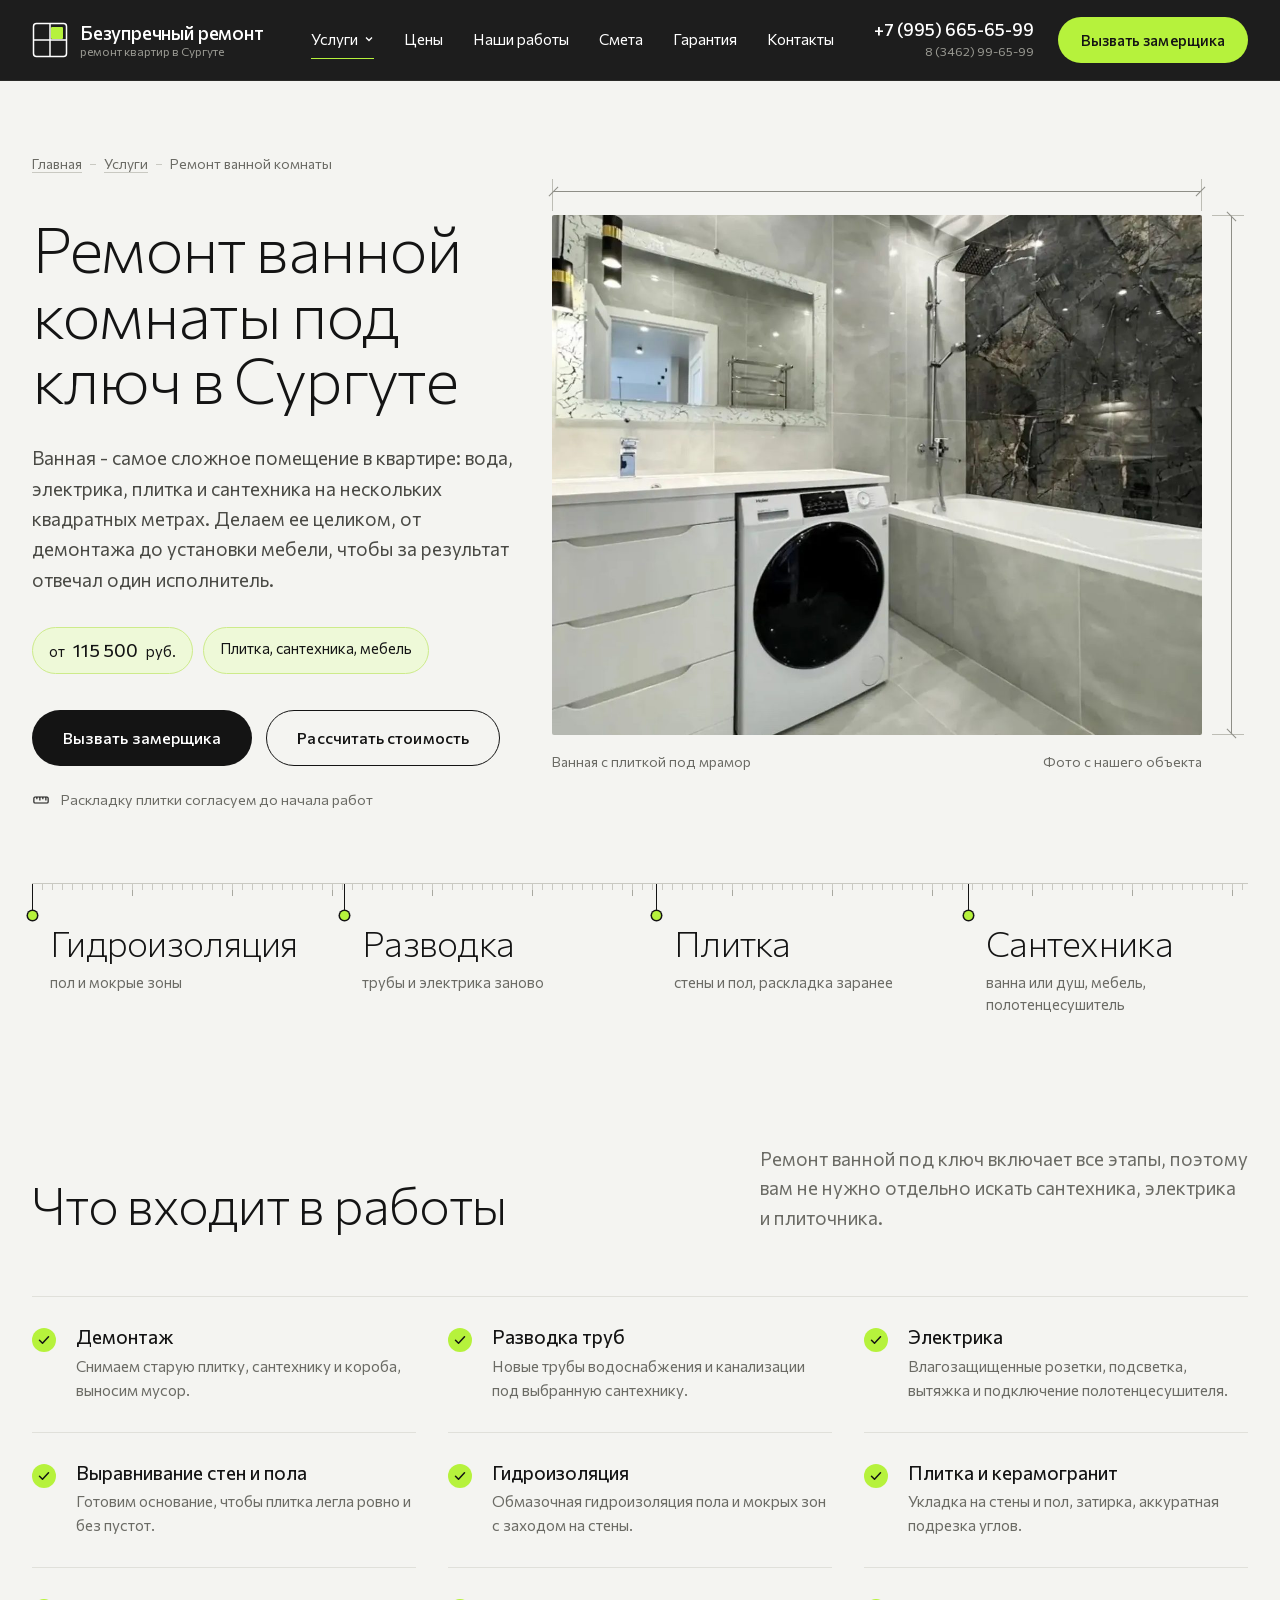
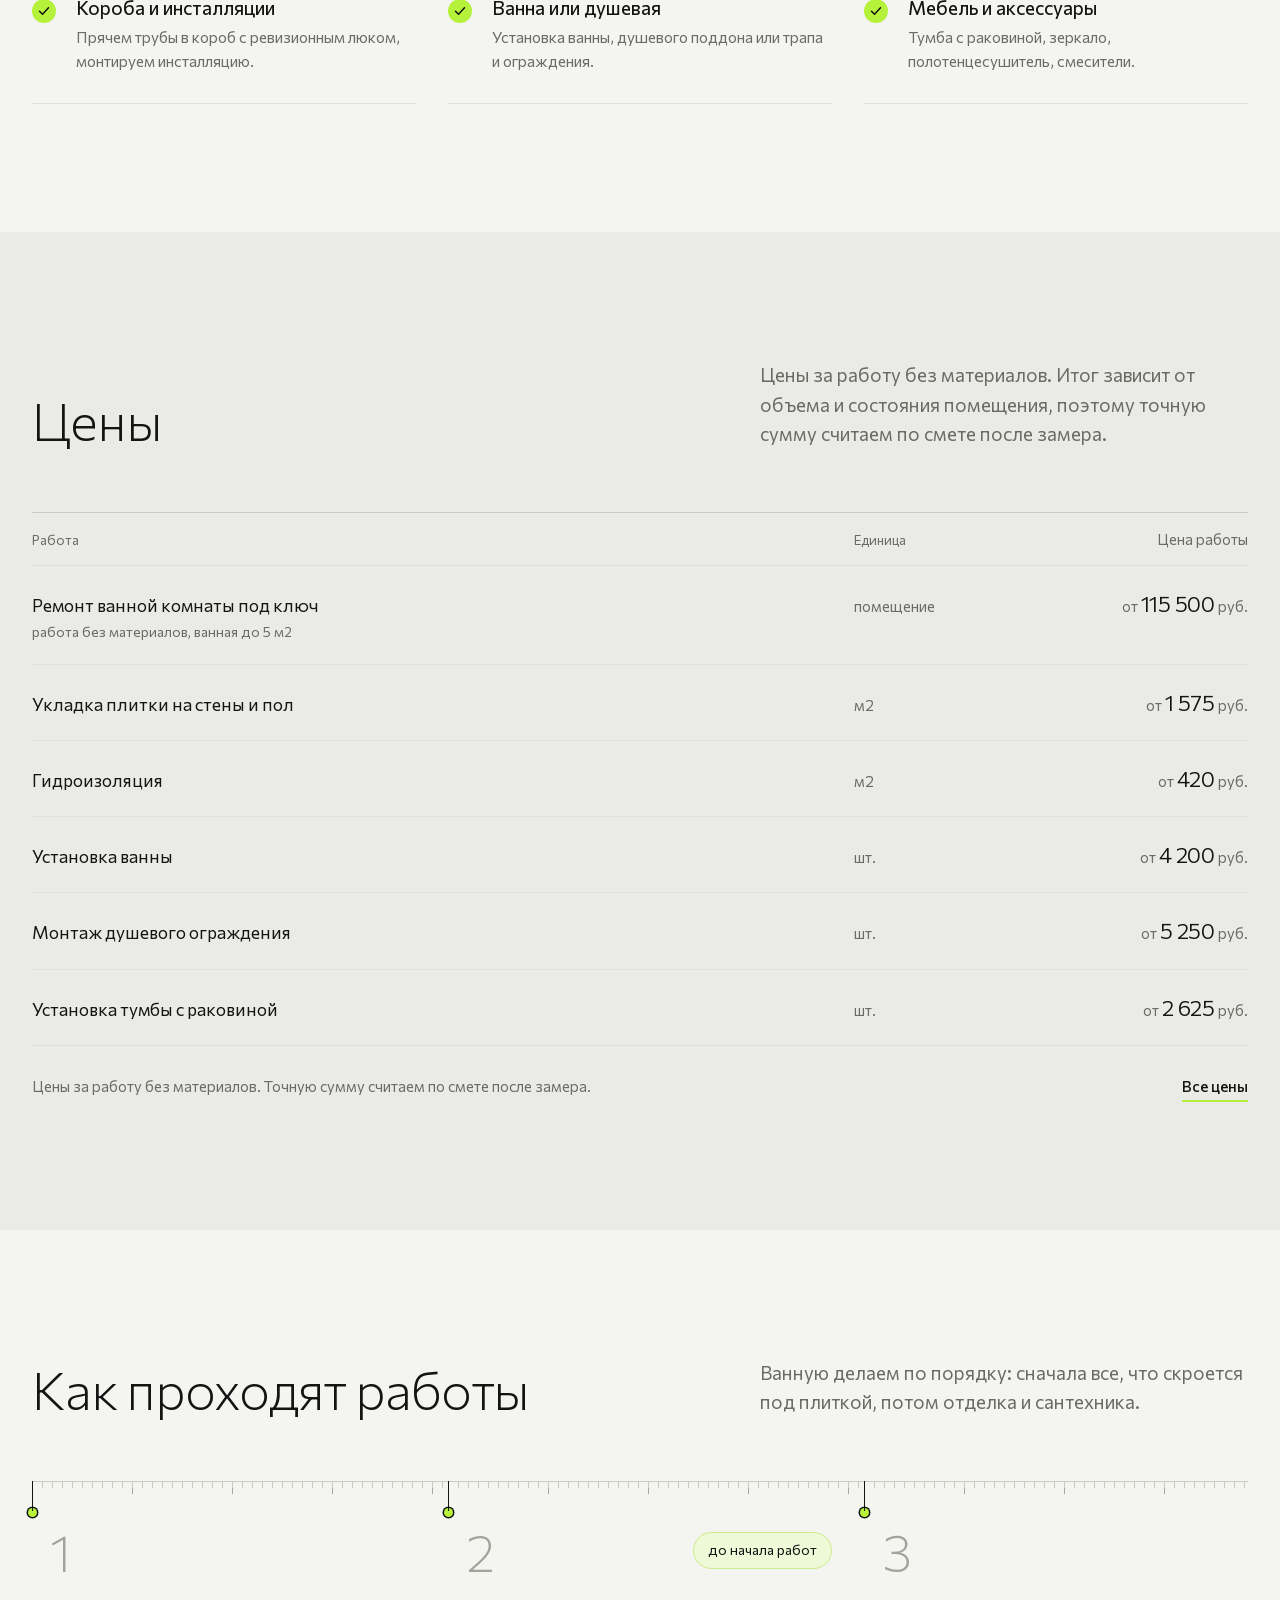
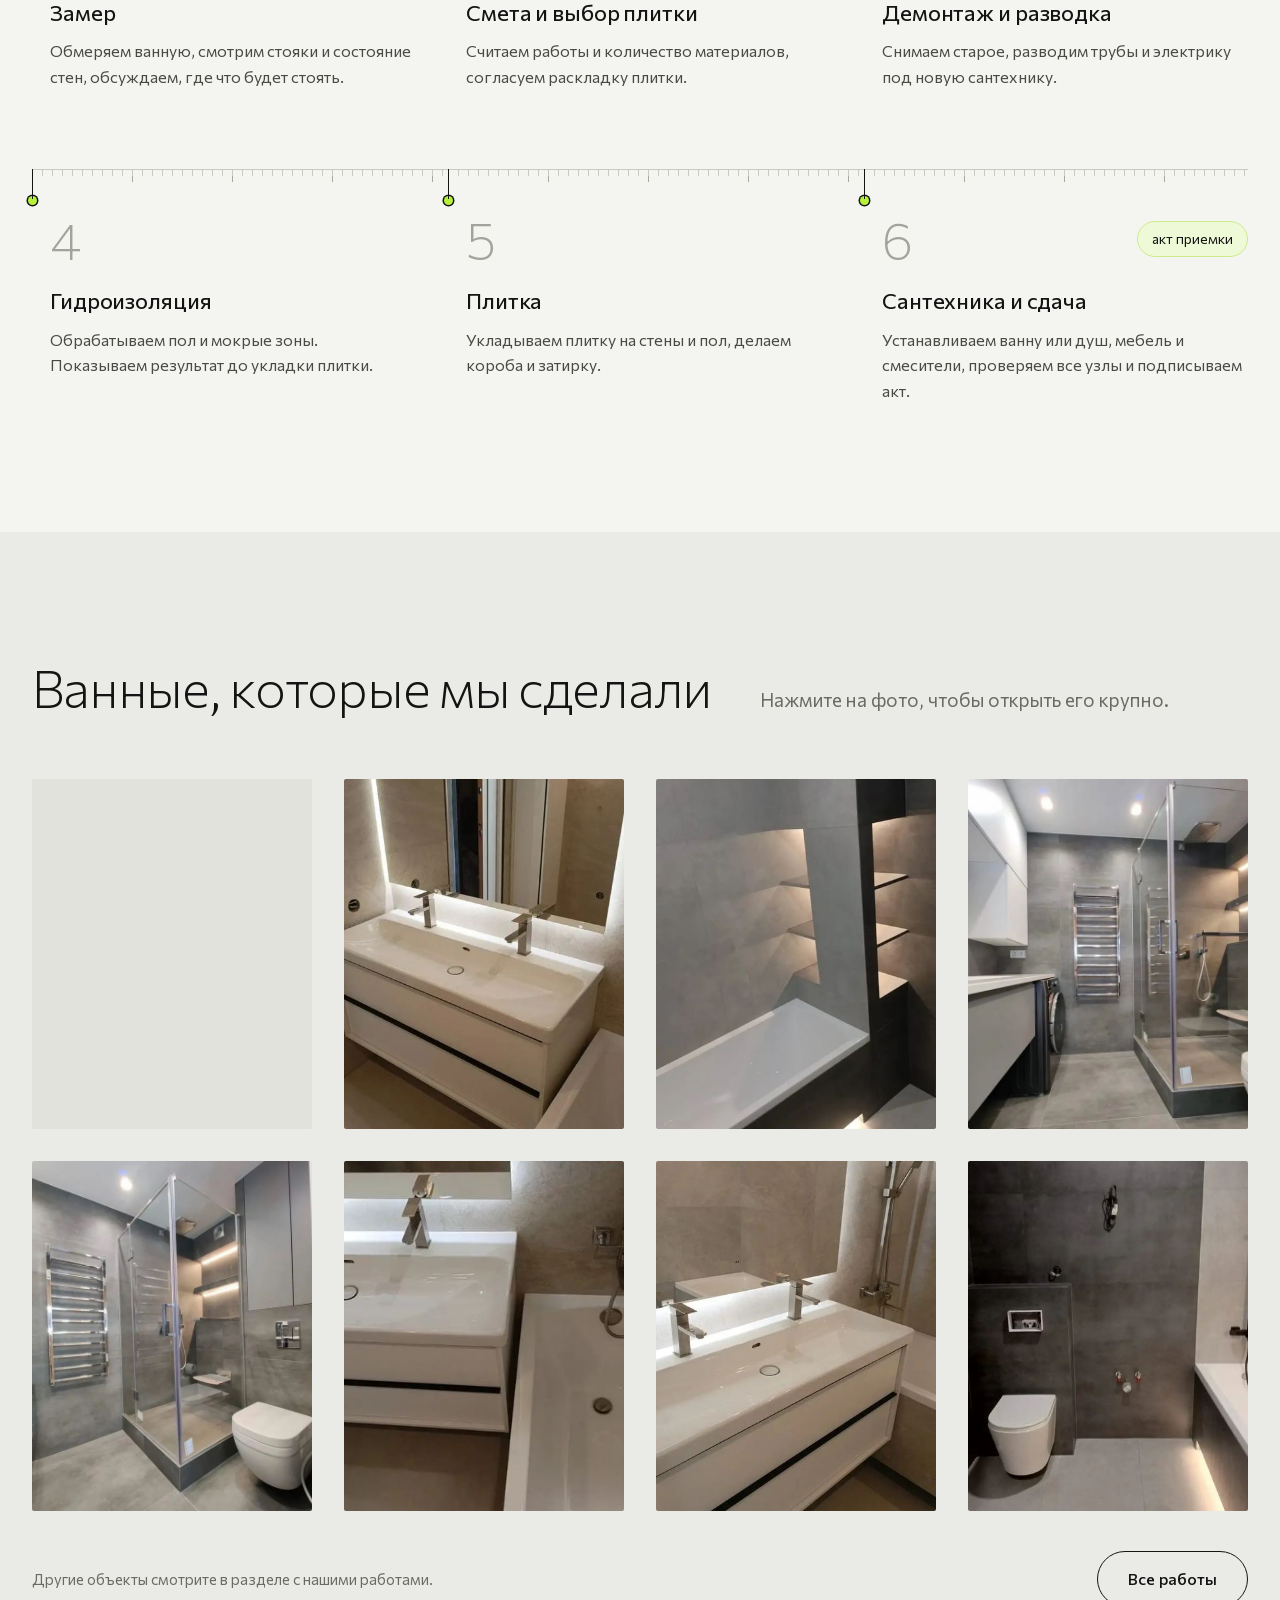
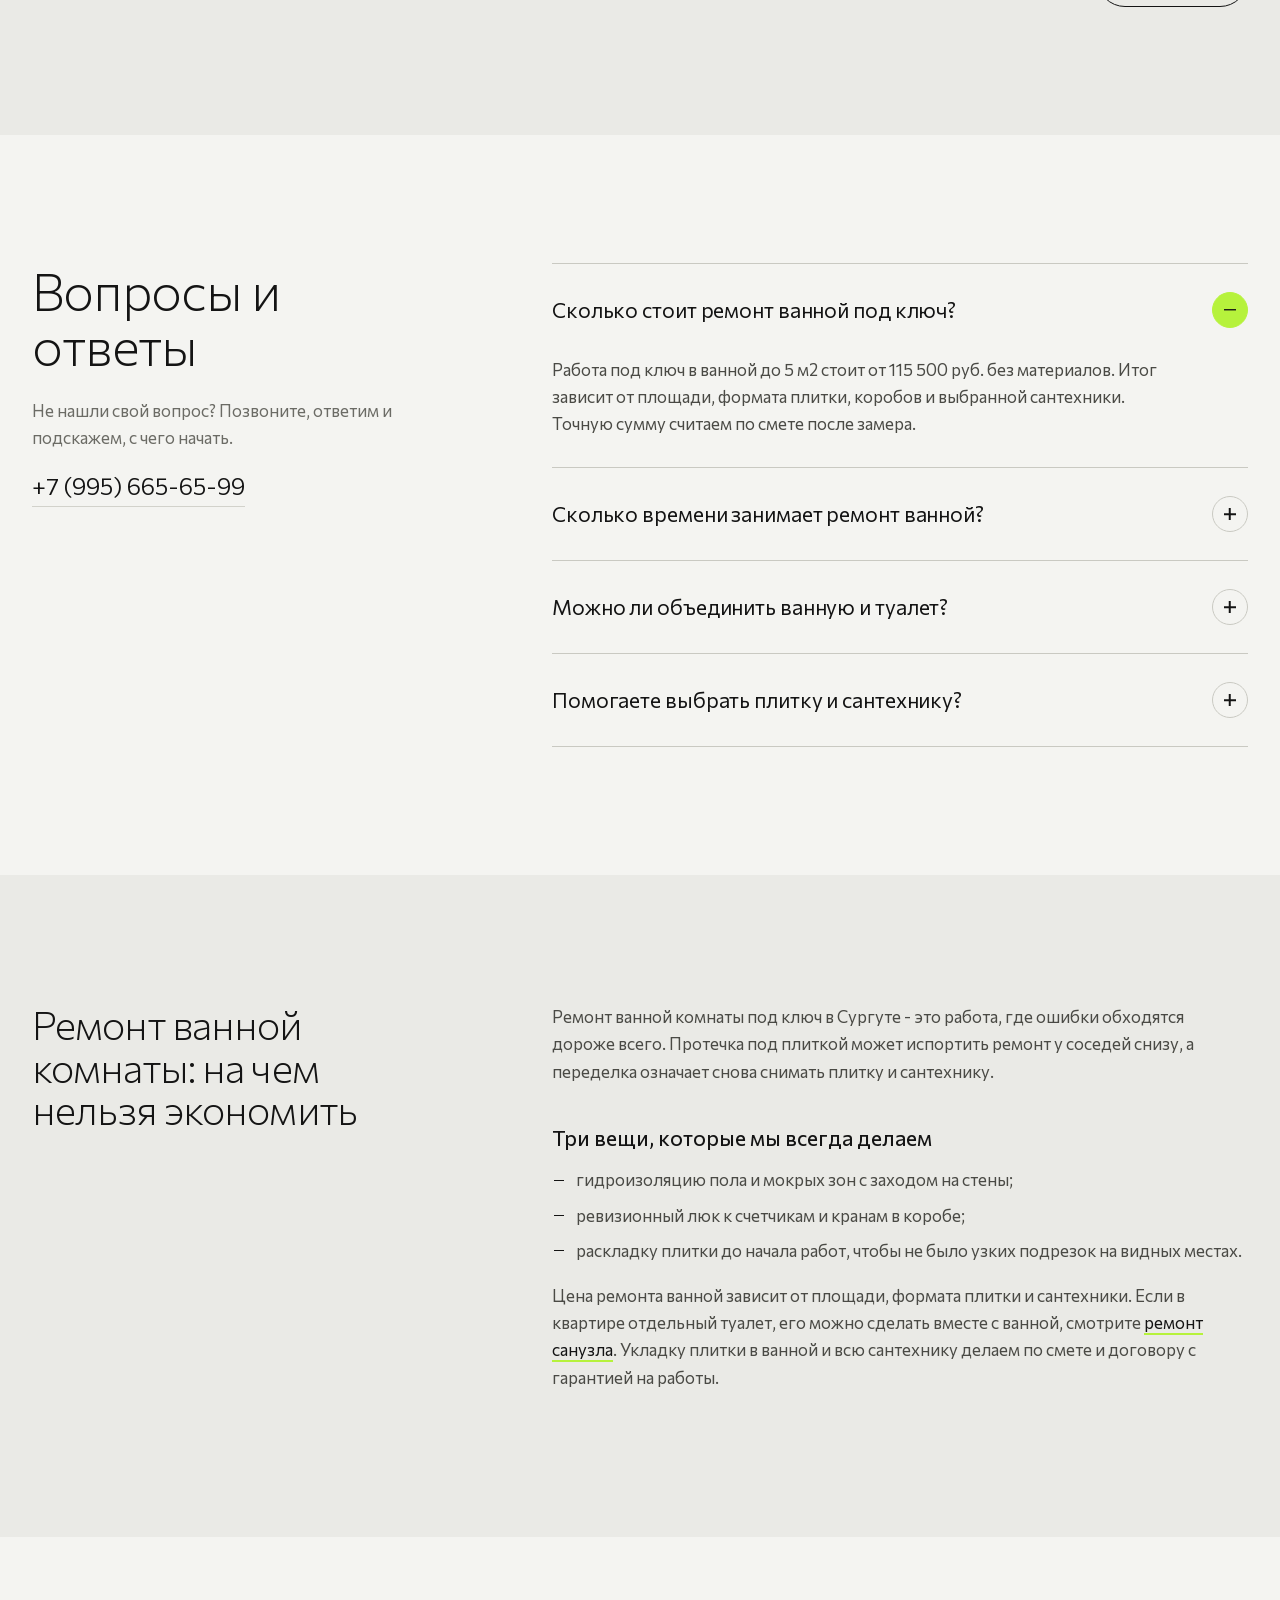
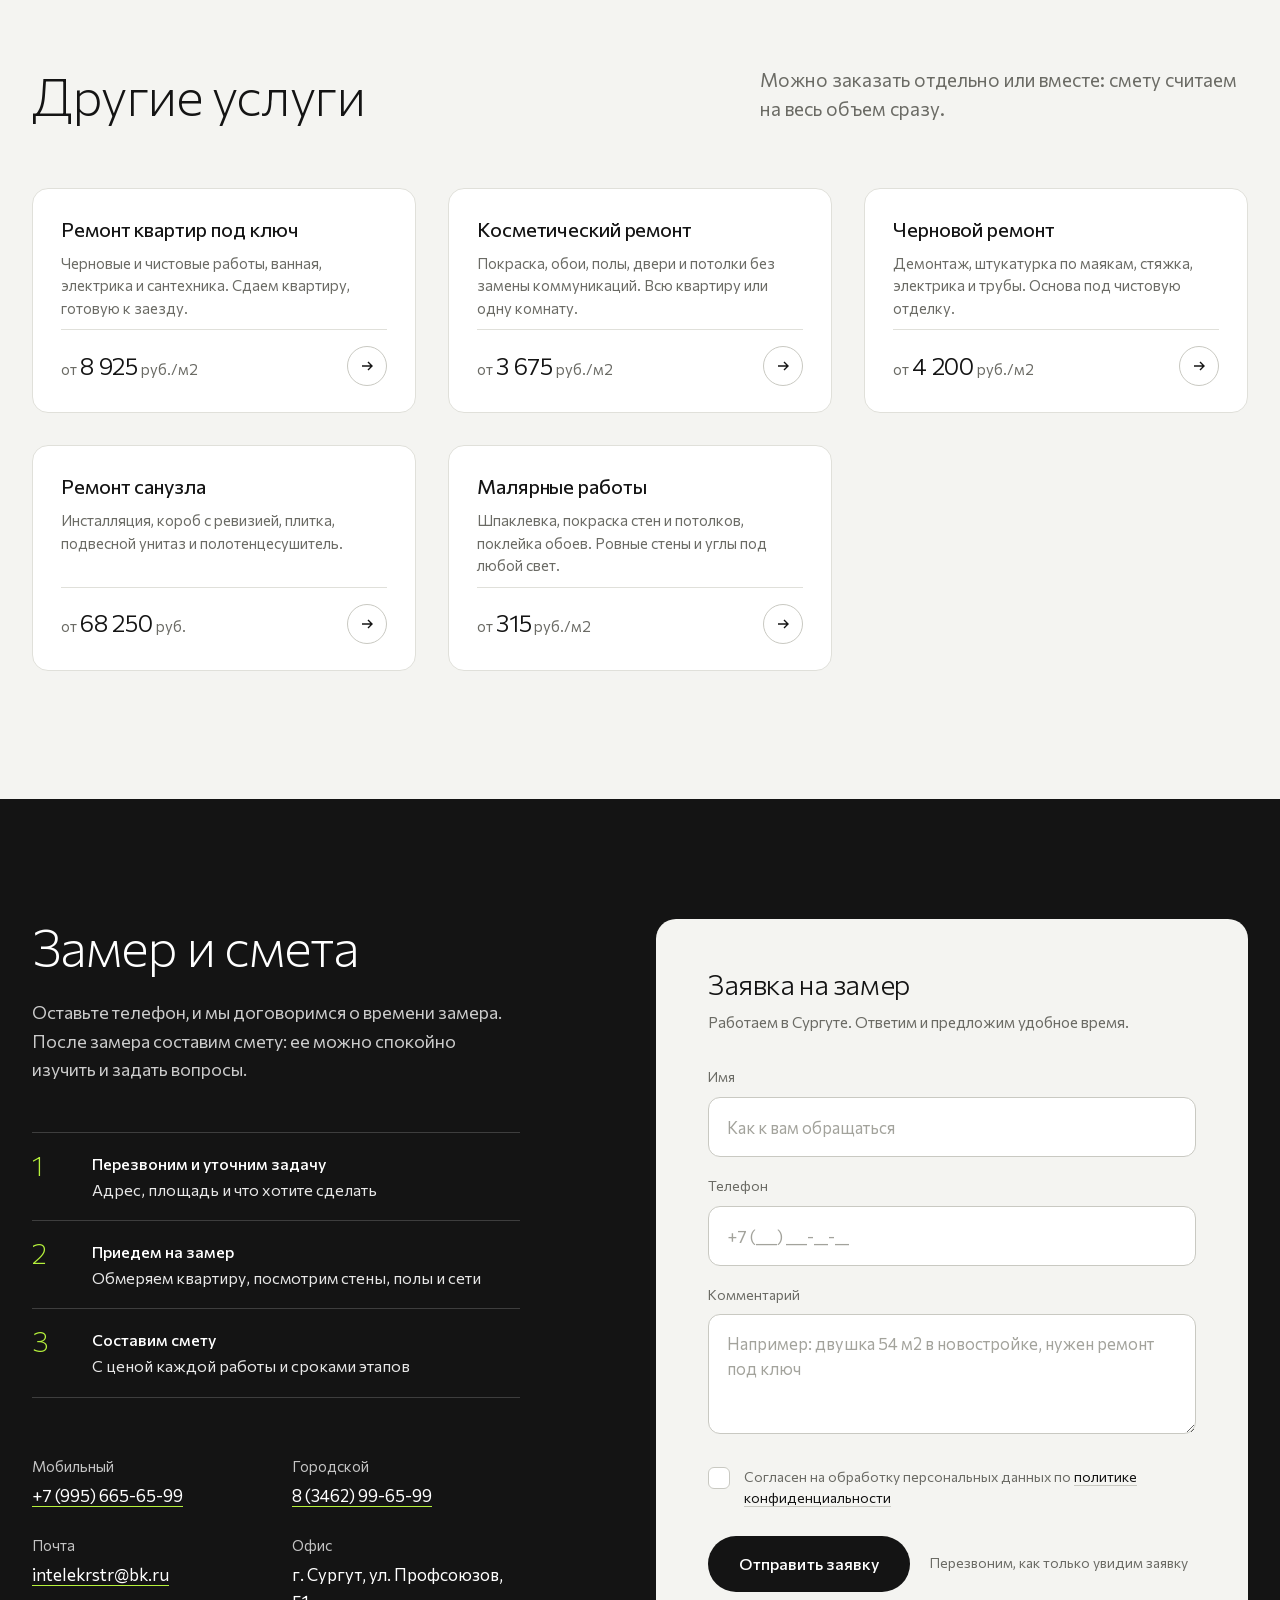
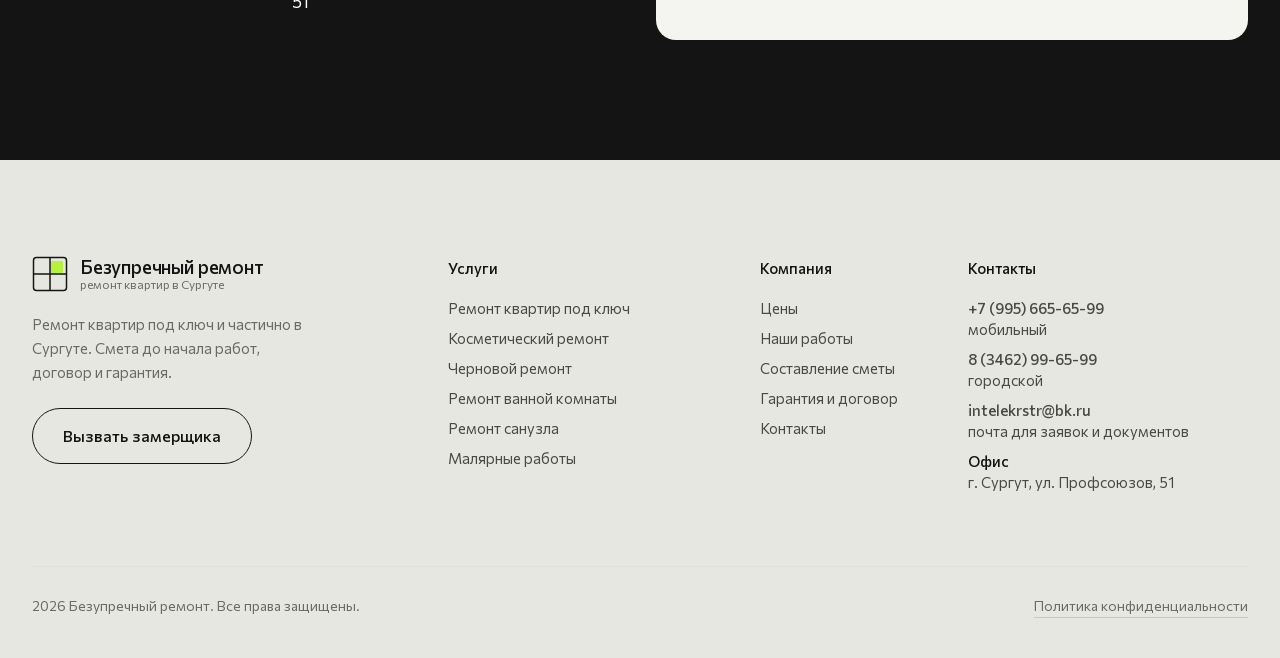
<file: remont-vannoy-komnaty.html>
<!doctype html>
<html lang="ru">
<head>
<meta charset="utf-8">
<meta name="viewport" content="width=device-width, initial-scale=1">
<meta name="robots" content="noindex, nofollow">
<title>Ремонт ванной комнаты под ключ в Сургуте - цена от 115 500 руб. | Безупречный ремонт</title>
<meta name="description" content="Ремонт ванной комнаты под ключ в Сургуте: демонтаж, гидроизоляция, разводка труб, плитка, сантехника и мебель. Смета до начала работ, договор и гарантия.">
<meta property="og:type" content="website">
<meta property="og:title" content="Ремонт ванной комнаты под ключ в Сургуте - цена от 115 500 руб. | Безупречный ремонт">
<meta property="og:description" content="Ремонт ванной комнаты под ключ в Сургуте: демонтаж, гидроизоляция, разводка труб, плитка, сантехника и мебель. Смета до начала работ, договор и гарантия.">
<meta property="og:locale" content="ru_RU">
<meta name="theme-color" content="#141414">
<link rel="icon" href="favicon.svg" type="image/svg+xml">
<link rel="preload" href="fonts/commissioner-cyrillic.woff2" as="font" type="font/woff2" crossorigin>
<link rel="stylesheet" href="css/style.css">
<script type="application/ld+json">{"@context":"https://schema.org","@type":"HomeAndConstructionBusiness","name":"Безупречный ремонт","description":"Ремонт квартир под ключ и частично в Сургуте: черновой и косметический ремонт, ремонт ванной и санузла, малярные работы.","telephone":["+79956656599","+73462996599"],"email":"intelekrstr@bk.ru","areaServed":"Сургут","address":{"@type":"PostalAddress","streetAddress":"ул. Профсоюзов, 51","addressLocality":"Сургут","addressCountry":"RU"},"priceRange":"от 315 руб./м2"}</script>
<script type="application/ld+json">{"@context":"https://schema.org","@type":"FAQPage","mainEntity":[{"@type":"Question","name":"Сколько стоит ремонт ванной под ключ?","acceptedAnswer":{"@type":"Answer","text":"Работа под ключ в ванной до 5 м2 стоит от 115 500 руб. без материалов. Итог зависит от площади, формата плитки, коробов и выбранной сантехники. Точную сумму считаем по смете после замера."}},{"@type":"Question","name":"Сколько времени занимает ремонт ванной?","acceptedAnswer":{"@type":"Answer","text":"Обычно 2-4 недели. Часть времени уходит на высыхание стяжки, гидроизоляции и затирки, этот срок нельзя сокращать."}},{"@type":"Question","name":"Можно ли объединить ванную и туалет?","acceptedAnswer":{"@type":"Answer","text":"Можно, но это перепланировка, и ее нужно согласовать. Подскажем, с чего начать, и учтем объединение в смете."}},{"@type":"Question","name":"Помогаете выбрать плитку и сантехнику?","acceptedAnswer":{"@type":"Answer","text":"Да. Посчитаем количество плитки с запасом на подрезку, подскажем по размерам сантехники и проверим, что все встанет на свои места."}}]}</script>
<script type="application/ld+json">{"@context":"https://schema.org","@type":"Service","name":"Ремонт ванной комнаты под ключ в Сургуте","serviceType":"Ремонт ванной комнаты","areaServed":"Сургут","provider":{"@type":"HomeAndConstructionBusiness","name":"Безупречный ремонт"},"offers":{"@type":"Offer","priceCurrency":"RUB","price":"115500","description":"от 115 500 руб., работа без материалов"}}</script>
</head>
<body>

<header class="top" id="top">
  <div class="wrap">
    <div class="top-in">
      <a class="logo" href="./" aria-label="Безупречный ремонт, на главную">
        <svg width="36" height="36" viewBox="0 0 36 36" fill="none" aria-hidden="true"><rect x="1.5" y="1.5" width="33" height="33" rx="3" stroke="#FFFFFF" stroke-width="1.5"/><rect x="19" y="5" width="12" height="12" rx="1" fill="#B6F23C"/><path d="M18 1.5v33M1.5 18h33" stroke="#FFFFFF" stroke-width="1.5"/></svg>
        <span class="logo-txt">Безупречный ремонт<small>ремонт квартир в Сургуте</small></span>
      </a>
      <nav class="nav" aria-label="Основное меню">
        <div class="dd">
          <a href="./#uslugi" class="on" aria-haspopup="true">Услуги <svg width="10" height="10" viewBox="0 0 10 10" fill="none" aria-hidden="true"><path d="M2 3.5l3 3 3-3" stroke="#FFFFFF" stroke-width="1.3"/></svg></a>
          <div class="dd-menu"><ul>
            <li><a href="remont-kvartir-pod-klyuch.html">Ремонт квартир под ключ<small>от 8 925 руб./м2</small></a></li>
            <li><a href="kosmeticheskiy-remont.html">Косметический ремонт<small>от 3 675 руб./м2</small></a></li>
            <li><a href="chernovoy-remont.html">Черновой ремонт<small>от 4 200 руб./м2</small></a></li>
            <li><a href="remont-vannoy-komnaty.html">Ремонт ванной комнаты<small>от 115 500 руб.</small></a></li>
            <li><a href="remont-sanuzla.html">Ремонт санузла<small>от 68 250 руб.</small></a></li>
            <li><a href="malyarnye-raboty.html">Малярные работы<small>от 315 руб./м2</small></a></li>
          </ul></div>
        </div>
        <a href="ceny.html">Цены</a>
        <a href="portfolio.html">Наши работы</a>
        <a href="smeta-na-remont.html">Смета</a>
        <a href="garantiya.html">Гарантия</a>
        <a href="kontakty.html">Контакты</a>
      </nav>
      <div class="top-contact">
        <div class="phone"><a href="tel:+79956656599">+7 (995) 665-65-99</a><span>8 (3462) 99-65-99</span></div>
        <a class="btn btn-primary" href="#zayavka">Вызвать замерщика</a>
        <a class="call-ico" href="tel:+79956656599" aria-label="Позвонить">
          <svg width="20" height="20" viewBox="0 0 24 24" fill="none" aria-hidden="true"><path d="M5 4h4l2 5-2.5 1.5a11 11 0 005 5L15 13l5 2v4a2 2 0 01-2 2A16 16 0 013 6a2 2 0 012-2z" stroke="#141414" stroke-width="1.6" stroke-linejoin="round"/></svg>
        </a>
        <button class="burger" type="button" aria-label="Открыть меню" aria-expanded="false"><i></i><i></i></button>
      </div>
    </div>
    <nav class="mnav" aria-label="Мобильное меню">
      <div class="mnav-group">Услуги</div>
      <a class="sub" href="remont-kvartir-pod-klyuch.html">Ремонт квартир под ключ</a>
      <a class="sub" href="kosmeticheskiy-remont.html">Косметический ремонт</a>
      <a class="sub" href="chernovoy-remont.html">Черновой ремонт</a>
      <a class="sub" href="remont-vannoy-komnaty.html">Ремонт ванной комнаты</a>
      <a class="sub" href="remont-sanuzla.html">Ремонт санузла</a>
      <a class="sub" href="malyarnye-raboty.html">Малярные работы</a>
      <div class="mnav-group">Компания</div>
      <a class="sub" href="ceny.html">Цены</a>
      <a class="sub" href="portfolio.html">Наши работы</a>
      <a class="sub" href="smeta-na-remont.html">Смета</a>
      <a class="sub" href="garantiya.html">Гарантия</a>
      <a class="sub" href="kontakty.html">Контакты</a>
      <a class="m-phone" href="tel:+79956656599">+7 (995) 665-65-99</a>
      <a class="btn btn-primary" href="#zayavka">Вызвать замерщика</a>
    </nav>
  </div>
</header>

<main>
<section class="phero">
  <div class="wrap">
    <nav aria-label="Навигационная цепочка"><ol class="crumbs">
      <li><a href="./">Главная</a></li>
      <li><a href="./#uslugi">Услуги</a></li>
      <li aria-current="page">Ремонт ванной комнаты</li>
    </ol></nav>
    <div class="hero-grid">
      <div class="hero-text">
        <h1 class="h1">Ремонт ванной комнаты под ключ в Сургуте</h1>
        <p class="hero-sub">Ванная - самое сложное помещение в квартире: вода, электрика, плитка и сантехника на нескольких квадратных метрах. Делаем ее целиком, от демонтажа до установки мебели, чтобы за результат отвечал один исполнитель.</p>
        <div class="chips"><span class="chip">от <b>115 500</b> руб.</span><span class="chip">Плитка, сантехника, мебель</span></div>
        <div class="actions">
          <a class="btn btn-primary" href="#zayavka">Вызвать замерщика</a>
          <a class="btn btn-line" href="ceny.html#kalkulyator">Рассчитать стоимость</a>
        </div>
        <p class="hero-note"><svg width="18" height="18" viewBox="0 0 24 24" fill="none" aria-hidden="true"><rect x="2.5" y="8" width="19" height="8" rx="1.5" stroke="#141414" stroke-width="1.5"/><path d="M6.5 8v3M10.5 8v4.5M14.5 8v3M18.5 8v4.5" stroke="#141414" stroke-width="1.5"/></svg>Раскладку плитки согласуем до начала работ</p>
      </div>
      <figure class="hero-fig">
        <div class="frame">
          <div class="dim dim-x" aria-hidden="true"><i></i></div>
          <div class="dim dim-y" aria-hidden="true"><i></i></div>
          <img src="img/works/kv-vannaya-mramor.jpg" srcset="img/works/kv-vannaya-mramor-m.jpg 579w, img/works/kv-vannaya-mramor.jpg 1218w" sizes="(max-width: 1100px) 100vw, 55vw" alt="Ванная с плиткой под мрамор и темной стеной в зоне ванны" width="1218" height="1600" fetchpriority="high" decoding="async">
        </div>
        <figcaption><span>Ванная с плиткой под мрамор</span><span>Фото с нашего объекта</span></figcaption>
      </figure>
    </div>
    <div class="ruler">
      <div class="facts">
        <div class="fact"><b>Гидроизоляция</b><span>пол и мокрые зоны</span></div>
        <div class="fact"><b>Разводка</b><span>трубы и электрика заново</span></div>
        <div class="fact"><b>Плитка</b><span>стены и пол, раскладка заранее</span></div>
        <div class="fact"><b>Сантехника</b><span>ванна или душ, мебель, полотенцесушитель</span></div>
      </div>
    </div>
  </div>
</section>

<section class="section" id="sostav">
  <div class="wrap">
    <header class="sec-head">
      <h2 class="h2">Что входит в работы</h2>
      <p class="lead">Ремонт ванной под ключ включает все этапы, поэтому вам не нужно отдельно искать сантехника, электрика и плиточника.</p>
    </header>
    <ul class="inc">
      <li><svg width="24" height="24" viewBox="0 0 24 24" fill="none" aria-hidden="true"><circle cx="12" cy="12" r="12" fill="#B6F23C"/><path d="M7.5 12.2l3 3 6-6.4" stroke="#141414" stroke-width="1.5" stroke-linecap="round" stroke-linejoin="round"/></svg><h3>Демонтаж</h3><p>Снимаем старую плитку, сантехнику и короба, выносим мусор.</p></li>
      <li><svg width="24" height="24" viewBox="0 0 24 24" fill="none" aria-hidden="true"><circle cx="12" cy="12" r="12" fill="#B6F23C"/><path d="M7.5 12.2l3 3 6-6.4" stroke="#141414" stroke-width="1.5" stroke-linecap="round" stroke-linejoin="round"/></svg><h3>Разводка труб</h3><p>Новые трубы водоснабжения и канализации под выбранную сантехнику.</p></li>
      <li><svg width="24" height="24" viewBox="0 0 24 24" fill="none" aria-hidden="true"><circle cx="12" cy="12" r="12" fill="#B6F23C"/><path d="M7.5 12.2l3 3 6-6.4" stroke="#141414" stroke-width="1.5" stroke-linecap="round" stroke-linejoin="round"/></svg><h3>Электрика</h3><p>Влагозащищенные розетки, подсветка, вытяжка и подключение полотенцесушителя.</p></li>
      <li><svg width="24" height="24" viewBox="0 0 24 24" fill="none" aria-hidden="true"><circle cx="12" cy="12" r="12" fill="#B6F23C"/><path d="M7.5 12.2l3 3 6-6.4" stroke="#141414" stroke-width="1.5" stroke-linecap="round" stroke-linejoin="round"/></svg><h3>Выравнивание стен и пола</h3><p>Готовим основание, чтобы плитка легла ровно и без пустот.</p></li>
      <li><svg width="24" height="24" viewBox="0 0 24 24" fill="none" aria-hidden="true"><circle cx="12" cy="12" r="12" fill="#B6F23C"/><path d="M7.5 12.2l3 3 6-6.4" stroke="#141414" stroke-width="1.5" stroke-linecap="round" stroke-linejoin="round"/></svg><h3>Гидроизоляция</h3><p>Обмазочная гидроизоляция пола и мокрых зон с заходом на стены.</p></li>
      <li><svg width="24" height="24" viewBox="0 0 24 24" fill="none" aria-hidden="true"><circle cx="12" cy="12" r="12" fill="#B6F23C"/><path d="M7.5 12.2l3 3 6-6.4" stroke="#141414" stroke-width="1.5" stroke-linecap="round" stroke-linejoin="round"/></svg><h3>Плитка и керамогранит</h3><p>Укладка на стены и пол, затирка, аккуратная подрезка углов.</p></li>
      <li><svg width="24" height="24" viewBox="0 0 24 24" fill="none" aria-hidden="true"><circle cx="12" cy="12" r="12" fill="#B6F23C"/><path d="M7.5 12.2l3 3 6-6.4" stroke="#141414" stroke-width="1.5" stroke-linecap="round" stroke-linejoin="round"/></svg><h3>Короба и инсталляции</h3><p>Прячем трубы в короб с ревизионным люком, монтируем инсталляцию.</p></li>
      <li><svg width="24" height="24" viewBox="0 0 24 24" fill="none" aria-hidden="true"><circle cx="12" cy="12" r="12" fill="#B6F23C"/><path d="M7.5 12.2l3 3 6-6.4" stroke="#141414" stroke-width="1.5" stroke-linecap="round" stroke-linejoin="round"/></svg><h3>Ванна или душевая</h3><p>Установка ванны, душевого поддона или трапа и ограждения.</p></li>
      <li><svg width="24" height="24" viewBox="0 0 24 24" fill="none" aria-hidden="true"><circle cx="12" cy="12" r="12" fill="#B6F23C"/><path d="M7.5 12.2l3 3 6-6.4" stroke="#141414" stroke-width="1.5" stroke-linecap="round" stroke-linejoin="round"/></svg><h3>Мебель и аксессуары</h3><p>Тумба с раковиной, зеркало, полотенцесушитель, смесители.</p></li>
    </ul>
  </div>
</section>



<section class="section section-mist" id="ceny">
  <div class="wrap">
    <header class="sec-head">
      <h2 class="h2">Цены</h2>
      <p class="lead">Цены за работу без материалов. Итог зависит от объема и состояния помещения, поэтому точную сумму считаем по смете после замера.</p>
    </header>
    <div class="ptable">
      <div class="row head"><span>Работа</span><span>Единица</span><span class="val">Цена работы</span></div>
      <div class="row"><span class="name">Ремонт ванной комнаты под ключ<small>работа без материалов, ванная до 5 м2</small></span><span class="unit">помещение</span><span class="val">от <b>115 500</b> руб.</span></div>
      <div class="row"><span class="name">Укладка плитки на стены и пол</span><span class="unit">м2</span><span class="val">от <b>1 575</b> руб.</span></div>
      <div class="row"><span class="name">Гидроизоляция</span><span class="unit">м2</span><span class="val">от <b>420</b> руб.</span></div>
      <div class="row"><span class="name">Установка ванны</span><span class="unit">шт.</span><span class="val">от <b>4 200</b> руб.</span></div>
      <div class="row"><span class="name">Монтаж душевого ограждения</span><span class="unit">шт.</span><span class="val">от <b>5 250</b> руб.</span></div>
      <div class="row"><span class="name">Установка тумбы с раковиной</span><span class="unit">шт.</span><span class="val">от <b>2 625</b> руб.</span></div>
    </div>
    <div class="ptable-note"><span>Цены за работу без материалов. Точную сумму считаем по смете после замера.</span><a class="link" href="ceny.html">Все цены</a></div>
  </div>
</section>

<section class="section" id="etapy">
  <div class="wrap">
    <header class="sec-head">
      <h2 class="h2">Как проходят работы</h2>
      <p class="lead">Ванную делаем по порядку: сначала все, что скроется под плиткой, потом отделка и сантехника.</p>
    </header>
    <ol class="steps steps-6">
      <li class="step">
        <span class="step-dot" aria-hidden="true"></span>
        <div class="step-top"><span class="step-n">1</span></div>
        <h3 class="h3">Замер</h3>
        <p>Обмеряем ванную, смотрим стояки и состояние стен, обсуждаем, где что будет стоять.</p>
      </li>
      <li class="step">
        <span class="step-dot" aria-hidden="true"></span>
        <div class="step-top"><span class="step-n">2</span><span class="step-time">до начала работ</span></div>
        <h3 class="h3">Смета и выбор плитки</h3>
        <p>Считаем работы и количество материалов, согласуем раскладку плитки.</p>
      </li>
      <li class="step">
        <span class="step-dot" aria-hidden="true"></span>
        <div class="step-top"><span class="step-n">3</span></div>
        <h3 class="h3">Демонтаж и разводка</h3>
        <p>Снимаем старое, разводим трубы и электрику под новую сантехнику.</p>
      </li>
      <li class="step">
        <span class="step-dot" aria-hidden="true"></span>
        <div class="step-top"><span class="step-n">4</span></div>
        <h3 class="h3">Гидроизоляция</h3>
        <p>Обрабатываем пол и мокрые зоны. Показываем результат до укладки плитки.</p>
      </li>
      <li class="step">
        <span class="step-dot" aria-hidden="true"></span>
        <div class="step-top"><span class="step-n">5</span></div>
        <h3 class="h3">Плитка</h3>
        <p>Укладываем плитку на стены и пол, делаем короба и затирку.</p>
      </li>
      <li class="step">
        <span class="step-dot" aria-hidden="true"></span>
        <div class="step-top"><span class="step-n">6</span><span class="step-time">акт приемки</span></div>
        <h3 class="h3">Сантехника и сдача</h3>
        <p>Устанавливаем ванну или душ, мебель и смесители, проверяем все узлы и подписываем акт.</p>
      </li>
    </ol>
  </div>
</section>

<section class="section section-mist" id="foto">
  <div class="wrap">
    <header class="sec-head">
      <h2 class="h2">Ванные, которые мы сделали</h2>
      <p class="lead">Нажмите на фото, чтобы открыть его крупно.</p>
    </header>
    <div class="gal gal-row">
      <button class="gal-item" type="button" data-lb="img/works/kv-vannaya-mramor.jpg" data-cats="kv vanna"><figure><div class="ph"><img src="img/works/kv-vannaya-mramor.jpg" srcset="img/works/kv-vannaya-mramor-m.jpg 579w, img/works/kv-vannaya-mramor.jpg 1218w" sizes="(max-width: 760px) 50vw, 25vw" alt="Ванная с плиткой под мрамор и темной стеной в зоне ванны" width="1218" height="1600" loading="lazy" decoding="async"></div></figure></button>
      <button class="gal-item" type="button" data-lb="img/works/kv-vannaya-dvoynaya-rakovina.jpg" data-cats="kv vanna"><figure><div class="ph"><img src="img/works/kv-vannaya-dvoynaya-rakovina.jpg" srcset="img/works/kv-vannaya-dvoynaya-rakovina-m.jpg 428w, img/works/kv-vannaya-dvoynaya-rakovina.jpg 648w" sizes="(max-width: 760px) 50vw, 25vw" alt="Ванная с двойной раковиной и зеркалом с подсветкой" width="648" height="1152" loading="lazy" decoding="async"></div></figure></button>
      <button class="gal-item" type="button" data-lb="img/works/vanna-nishi-podsvetka.jpg" data-cats="vanna"><figure><div class="ph"><img src="img/works/vanna-nishi-podsvetka.jpg" srcset="img/works/vanna-nishi-podsvetka-m.jpg 428w, img/works/vanna-nishi-podsvetka.jpg 648w" sizes="(max-width: 760px) 50vw, 25vw" alt="Ванная с нишами и подсветкой, темная плитка" width="648" height="1152" loading="lazy" decoding="async"></div></figure></button>
      <button class="gal-item" type="button" data-lb="img/works/kv-vannaya-dushevaya.jpg" data-cats="kv vanna"><figure><div class="ph"><img src="img/works/kv-vannaya-dushevaya.jpg" srcset="img/works/kv-vannaya-dushevaya-m.jpg 672w, img/works/kv-vannaya-dushevaya.jpg 750w" sizes="(max-width: 760px) 50vw, 25vw" alt="Ванная с душевой, полотенцесушителем и стиральной машиной под столешницей" width="750" height="848" loading="lazy" decoding="async"></div></figure></button>
      <button class="gal-item" type="button" data-lb="img/works/kv-dushevaya.jpg" data-cats="kv vanna"><figure><div class="ph"><img src="img/works/kv-dushevaya.jpg" srcset="img/works/kv-dushevaya-m.jpg 628w, img/works/kv-dushevaya.jpg 750w" sizes="(max-width: 760px) 50vw, 25vw" alt="Душевая со стеклянной перегородкой и серой плиткой" width="750" height="908" loading="lazy" decoding="async"></div></figure></button>
      <button class="gal-item" type="button" data-lb="img/works/kv-vanna-tumba.jpg" data-cats="kv vanna"><figure><div class="ph"><img src="img/works/kv-vanna-tumba.jpg" srcset="img/works/kv-vanna-tumba-m.jpg 760w, img/works/kv-vanna-tumba.jpg 1152w" sizes="(max-width: 760px) 50vw, 25vw" alt="Ванна и подвесная тумба с двумя смесителями" width="1152" height="648" loading="lazy" decoding="async"></div></figure></button>
      <button class="gal-item" type="button" data-lb="img/works/kv-tumba-rakovina.jpg" data-cats="kv vanna"><figure><div class="ph"><img src="img/works/kv-tumba-rakovina.jpg" srcset="img/works/kv-tumba-rakovina-m.jpg 428w, img/works/kv-tumba-rakovina.jpg 648w" sizes="(max-width: 760px) 50vw, 25vw" alt="Тумба с двойной раковиной и душевой стойкой" width="648" height="1152" loading="lazy" decoding="async"></div></figure></button>
      <button class="gal-item" type="button" data-lb="img/works/vanna-sanuzel-temnyy.jpg" data-cats="vanna"><figure><div class="ph"><img src="img/works/vanna-sanuzel-temnyy.jpg" srcset="img/works/vanna-sanuzel-temnyy-m.jpg 428w, img/works/vanna-sanuzel-temnyy.jpg 648w" sizes="(max-width: 760px) 50vw, 25vw" alt="Санузел с подвесным унитазом и подсветкой пола" width="648" height="1152" loading="lazy" decoding="async"></div></figure></button>
    </div>
    <div class="gal-foot"><span>Другие объекты смотрите в разделе с нашими работами.</span><a class="btn btn-line" href="portfolio.html">Все работы</a></div>
  </div>
</section>

<section class="section" id="voprosy">
  <div class="wrap">
    <div class="faq">
      <div class="faq-head">
        <h2 class="h2">Вопросы и ответы</h2>
        <p>Не нашли свой вопрос? Позвоните, ответим и подскажем, с чего начать.</p>
        <a class="big-phone" href="tel:+79956656599">+7 (995) 665-65-99</a>
        
      </div>
      <div class="qa">
        <details open>
          <summary>Сколько стоит ремонт ванной под ключ?<span class="pm" aria-hidden="true"></span></summary>
          <p class="ans">Работа под ключ в ванной до 5 м2 стоит от <span class="nw">115 500 руб.</span> без материалов. Итог зависит от площади, формата плитки, коробов и выбранной сантехники. Точную сумму считаем по смете после замера.</p>
        </details>
        <details>
          <summary>Сколько времени занимает ремонт ванной?<span class="pm" aria-hidden="true"></span></summary>
          <p class="ans">Обычно <span class="nw">2-4 недели.</span> Часть времени уходит на высыхание стяжки, гидроизоляции и затирки, этот срок нельзя сокращать.</p>
        </details>
        <details>
          <summary>Можно ли объединить ванную и туалет?<span class="pm" aria-hidden="true"></span></summary>
          <p class="ans">Можно, но это перепланировка, и ее нужно согласовать. Подскажем, с чего начать, и учтем объединение в смете.</p>
        </details>
        <details>
          <summary>Помогаете выбрать плитку и сантехнику?<span class="pm" aria-hidden="true"></span></summary>
          <p class="ans">Да. Посчитаем количество плитки с запасом на подрезку, подскажем по размерам сантехники и проверим, что все встанет на свои места.</p>
        </details>
      </div>
    </div>
  </div>
</section>

<section class="section section-mist">
  <div class="wrap">
    <div class="prose">
      <div class="prose-h"><h2 class="h2">Ремонт ванной комнаты: на чем нельзя экономить</h2></div>
      <div class="prose-b"><p>Ремонт ванной комнаты под ключ в Сургуте - это работа, где ошибки обходятся дороже всего. Протечка под плиткой может испортить ремонт у соседей снизу, а переделка означает снова снимать плитку и сантехнику.</p>
        <h3>Три вещи, которые мы всегда делаем</h3>
        <ul>
          <li>гидроизоляцию пола и мокрых зон с заходом на стены;</li>
          <li>ревизионный люк к счетчикам и кранам в коробе;</li>
          <li>раскладку плитки до начала работ, чтобы не было узких подрезок на видных местах.</li>
        </ul>
        <p>Цена ремонта ванной зависит от площади, формата плитки и сантехники. Если в квартире отдельный туалет, его можно сделать вместе с ванной, смотрите <a href="remont-sanuzla.html">ремонт санузла</a>. Укладку плитки в ванной и всю сантехнику делаем по смете и договору с гарантией на работы.</p></div>
    </div>
  </div>
</section>

<section class="section">
  <div class="wrap">
    <header class="sec-head">
      <h2 class="h2">Другие услуги</h2>
      <p class="lead">Можно заказать отдельно или вместе: смету считаем на весь объем сразу.</p>
    </header>
    <div class="related">
      <a class="rel" href="remont-kvartir-pod-klyuch.html"><h3 class="h3">Ремонт квартир под ключ</h3><p>Черновые и чистовые работы, ванная, электрика и сантехника. Сдаем квартиру, готовую к заезду.</p><div class="price-row"><span class="price">от <b>8 925</b> руб./м2</span><span class="go"><svg width="16" height="16" viewBox="0 0 16 16" fill="none" aria-hidden="true"><path d="M3 8h10M9 4l4 4-4 4" stroke="#141414" stroke-width="1.4"/></svg></span></div></a>
      <a class="rel" href="kosmeticheskiy-remont.html"><h3 class="h3">Косметический ремонт</h3><p>Покраска, обои, полы, двери и потолки без замены коммуникаций. Всю квартиру или одну комнату.</p><div class="price-row"><span class="price">от <b>3 675</b> руб./м2</span><span class="go"><svg width="16" height="16" viewBox="0 0 16 16" fill="none" aria-hidden="true"><path d="M3 8h10M9 4l4 4-4 4" stroke="#141414" stroke-width="1.4"/></svg></span></div></a>
      <a class="rel" href="chernovoy-remont.html"><h3 class="h3">Черновой ремонт</h3><p>Демонтаж, штукатурка по маякам, стяжка, электрика и трубы. Основа под чистовую отделку.</p><div class="price-row"><span class="price">от <b>4 200</b> руб./м2</span><span class="go"><svg width="16" height="16" viewBox="0 0 16 16" fill="none" aria-hidden="true"><path d="M3 8h10M9 4l4 4-4 4" stroke="#141414" stroke-width="1.4"/></svg></span></div></a>
      <a class="rel" href="remont-sanuzla.html"><h3 class="h3">Ремонт санузла</h3><p>Инсталляция, короб с ревизией, плитка, подвесной унитаз и полотенцесушитель.</p><div class="price-row"><span class="price">от <b>68 250</b> руб.</span><span class="go"><svg width="16" height="16" viewBox="0 0 16 16" fill="none" aria-hidden="true"><path d="M3 8h10M9 4l4 4-4 4" stroke="#141414" stroke-width="1.4"/></svg></span></div></a>
      <a class="rel" href="malyarnye-raboty.html"><h3 class="h3">Малярные работы</h3><p>Шпаклевка, покраска стен и потолков, поклейка обоев. Ровные стены и углы под любой свет.</p><div class="price-row"><span class="price">от <b>315</b> руб./м2</span><span class="go"><svg width="16" height="16" viewBox="0 0 16 16" fill="none" aria-hidden="true"><path d="M3 8h10M9 4l4 4-4 4" stroke="#141414" stroke-width="1.4"/></svg></span></div></a>
    </div>
  </div>
</section>

<section class="req" id="zayavka">
  <div class="wrap">
    <div class="req-grid">
      <div class="req-text">
        <h2 class="h2">Замер и смета</h2>
        <p>Оставьте телефон, и мы договоримся о времени замера. После замера составим смету: ее можно спокойно изучить и задать вопросы.</p>
        <ol class="next">
          <li><div><b>Перезвоним и уточним задачу</b>Адрес, площадь и что хотите сделать</div></li>
          <li><div><b>Приедем на замер</b>Обмеряем квартиру, посмотрим стены, полы и сети</div></li>
          <li><div><b>Составим смету</b>С ценой каждой работы и сроками этапов</div></li>
        </ol>
        <div class="contacts">
          <div>Мобильный<b><a href="tel:+79956656599">+7 (995) 665-65-99</a></b></div>
          <div>Городской<b><a href="tel:+73462996599">8 (3462) 99-65-99</a></b></div>
          <div>Почта<b><a href="mailto:intelekrstr@bk.ru">intelekrstr@bk.ru</a></b></div>
          <div>Офис<b>г. Сургут, ул. Профсоюзов, 51</b></div>
        </div>
      </div>
      <form class="form" action="send.php" method="post">
        <h3 class="h3">Заявка на замер</h3>
        <p>Работаем в Сургуте. Ответим и предложим удобное время.</p>
        <label class="inp"><span>Имя</span><input type="text" name="name" placeholder="Как к вам обращаться" autocomplete="name" maxlength="100"></label>
        <label class="inp"><span>Телефон</span><input type="tel" name="phone" placeholder="+7 (___) ___-__-__" autocomplete="tel" required maxlength="40"></label>
        <label class="inp"><span>Комментарий</span><textarea name="comment" placeholder="Например: двушка 54 м2 в новостройке, нужен ремонт под ключ" maxlength="2000"></textarea></label>
        <input type="hidden" name="page" value="Ремонт ванной комнаты">
        <label class="hp" aria-hidden="true">Сайт<input type="text" name="website" tabindex="-1" autocomplete="off"></label>
        <label class="agree"><input type="checkbox" name="agree" required><span class="box"><svg width="12" height="12" viewBox="0 0 12 12" fill="none" aria-hidden="true"><path d="M2.5 6.2l2.3 2.3 4.7-5" stroke="#fff" stroke-width="1.6" stroke-linecap="round" stroke-linejoin="round"/></svg></span><span>Согласен на обработку персональных данных по <a href="politika.html">политике конфиденциальности</a></span></label>
        <div class="form-foot">
          <button class="btn btn-primary" type="submit">Отправить заявку</button>
          <p>Перезвоним, как только увидим заявку</p>
        </div>
        <p class="form-err">Это предварительная версия сайта: отправка заявок заработает после переноса на хостинг. Пока звоните: <a href="tel:+79956656599">+7 (995) 665-65-99</a></p>
        <div class="form-ok" role="status">
          <h3 class="h3">Заявка отправлена</h3>
          <p>Спасибо! Скоро перезвоним и договоримся о времени замера. Если срочно, звоните: <a class="link" href="tel:+79956656599">+7 (995) 665-65-99</a></p>
        </div>
      </form>
    </div>
  </div>
</section>
</main>

<footer class="foot">
  <div class="wrap">
    <div class="foot-top">
      <div class="foot-brand">
        <a class="logo" href="./"><svg width="36" height="36" viewBox="0 0 36 36" fill="none" aria-hidden="true"><rect x="1.5" y="1.5" width="33" height="33" rx="3" stroke="#141414" stroke-width="1.5"/><rect x="19" y="5" width="12" height="12" rx="1" fill="#B6F23C"/><path d="M18 1.5v33M1.5 18h33" stroke="#141414" stroke-width="1.5"/></svg><span class="logo-txt">Безупречный ремонт<small>ремонт квартир в Сургуте</small></span></a>
        <p>Ремонт квартир под ключ и частично в Сургуте. Смета до начала работ, договор и гарантия.</p>
        <a class="btn btn-line" href="#zayavka">Вызвать замерщика</a>
      </div>
      <nav class="foot-col fc-1" aria-label="Услуги">
        <h4>Услуги</h4>
        <ul>
          <li><a href="remont-kvartir-pod-klyuch.html">Ремонт квартир под ключ</a></li>
          <li><a href="kosmeticheskiy-remont.html">Косметический ремонт</a></li>
          <li><a href="chernovoy-remont.html">Черновой ремонт</a></li>
          <li><a href="remont-vannoy-komnaty.html">Ремонт ванной комнаты</a></li>
          <li><a href="remont-sanuzla.html">Ремонт санузла</a></li>
          <li><a href="malyarnye-raboty.html">Малярные работы</a></li>
        </ul>
      </nav>
      <nav class="foot-col fc-2" aria-label="Компания">
        <h4>Компания</h4>
        <ul>
          <li><a href="ceny.html">Цены</a></li>
          <li><a href="portfolio.html">Наши работы</a></li>
          <li><a href="smeta-na-remont.html">Составление сметы</a></li>
          <li><a href="garantiya.html">Гарантия и договор</a></li>
          <li><a href="kontakty.html">Контакты</a></li>
        </ul>
      </nav>
      <div class="foot-col fc-4">
        <h4>Контакты</h4>
        <ul>
          <li><b><a href="tel:+79956656599">+7 (995) 665-65-99</a></b>мобильный</li>
          <li><b><a href="tel:+73462996599">8 (3462) 99-65-99</a></b>городской</li>
          <li><b><a href="mailto:intelekrstr@bk.ru">intelekrstr@bk.ru</a></b>почта для заявок и документов</li>
          <li><b>Офис</b>г. Сургут, ул. Профсоюзов, 51</li>
        </ul>
      </div>
    </div>
    
    <div class="bottom">
      <span>2026 Безупречный ремонт. Все права защищены.</span>
      <a href="politika.html">Политика конфиденциальности</a>
    </div>
  </div>
</footer>

<script src="js/main.js" defer></script>
</body>
</html>
</file>
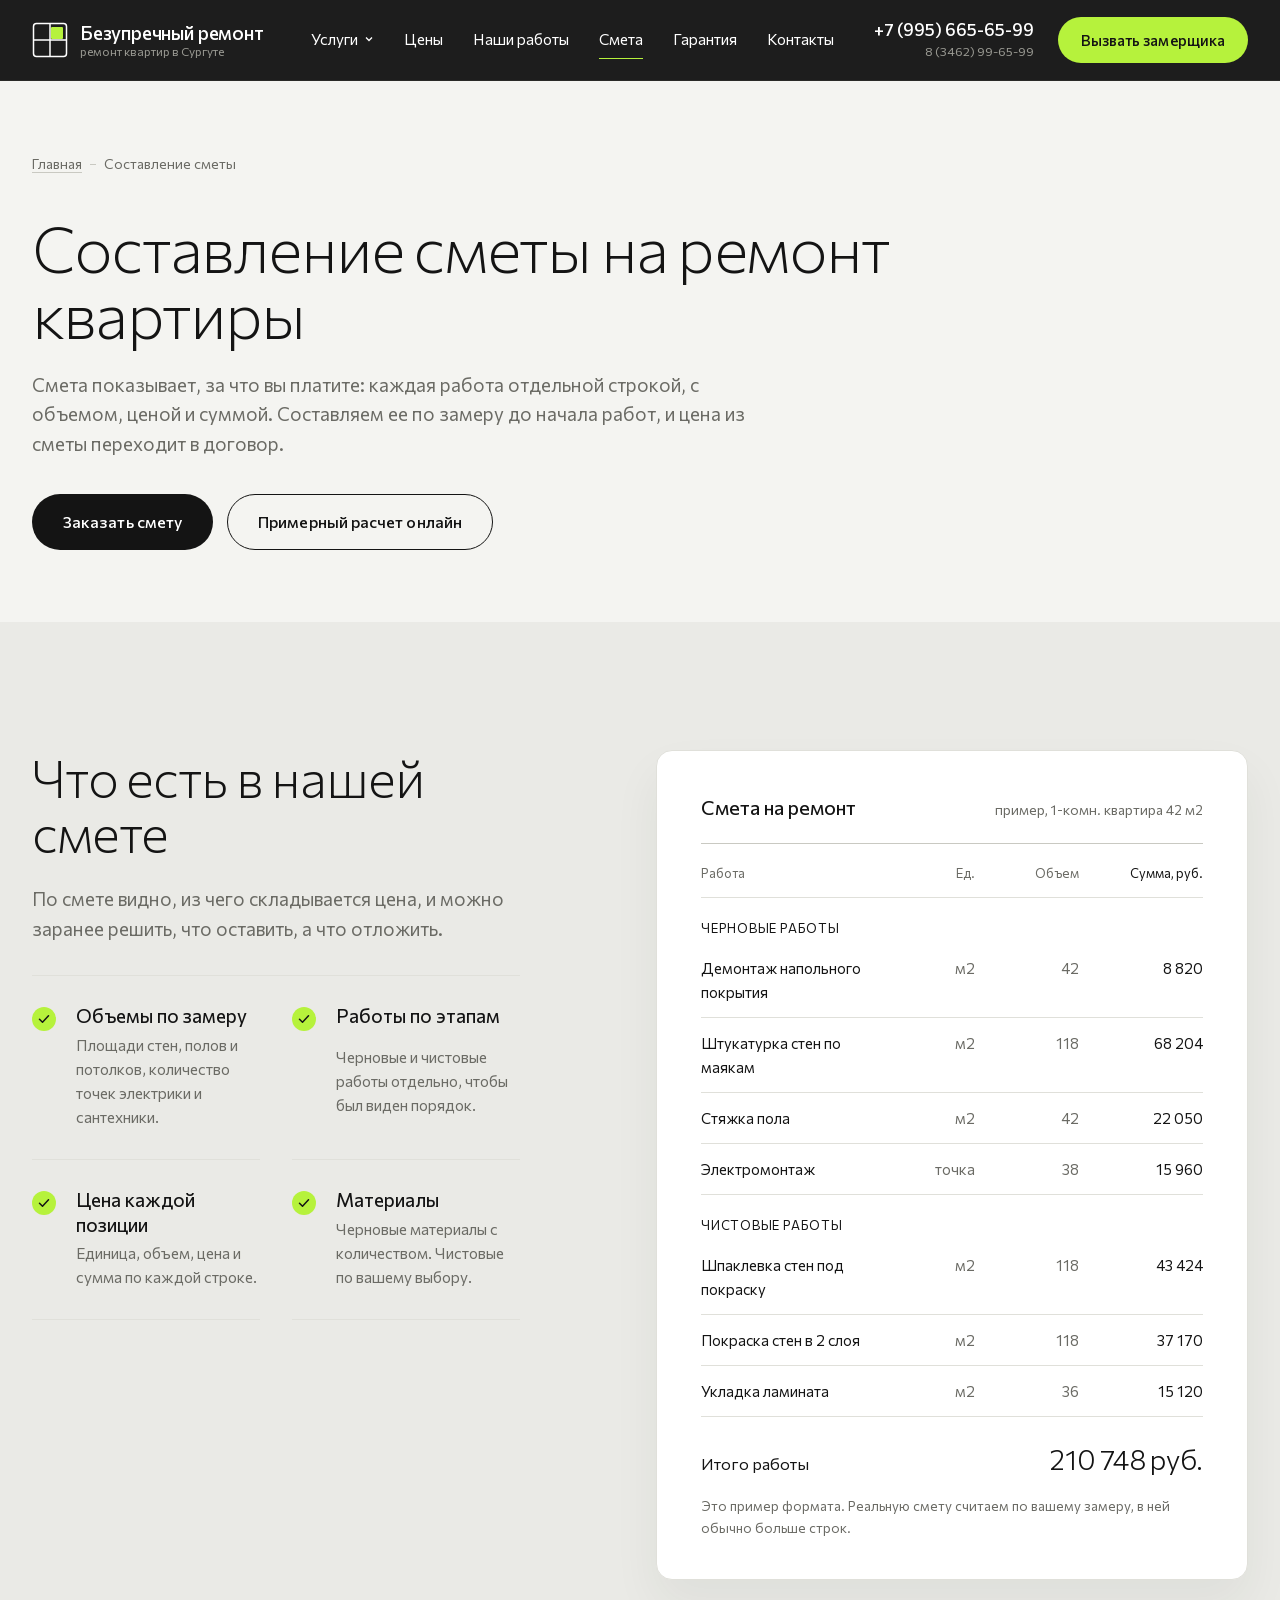
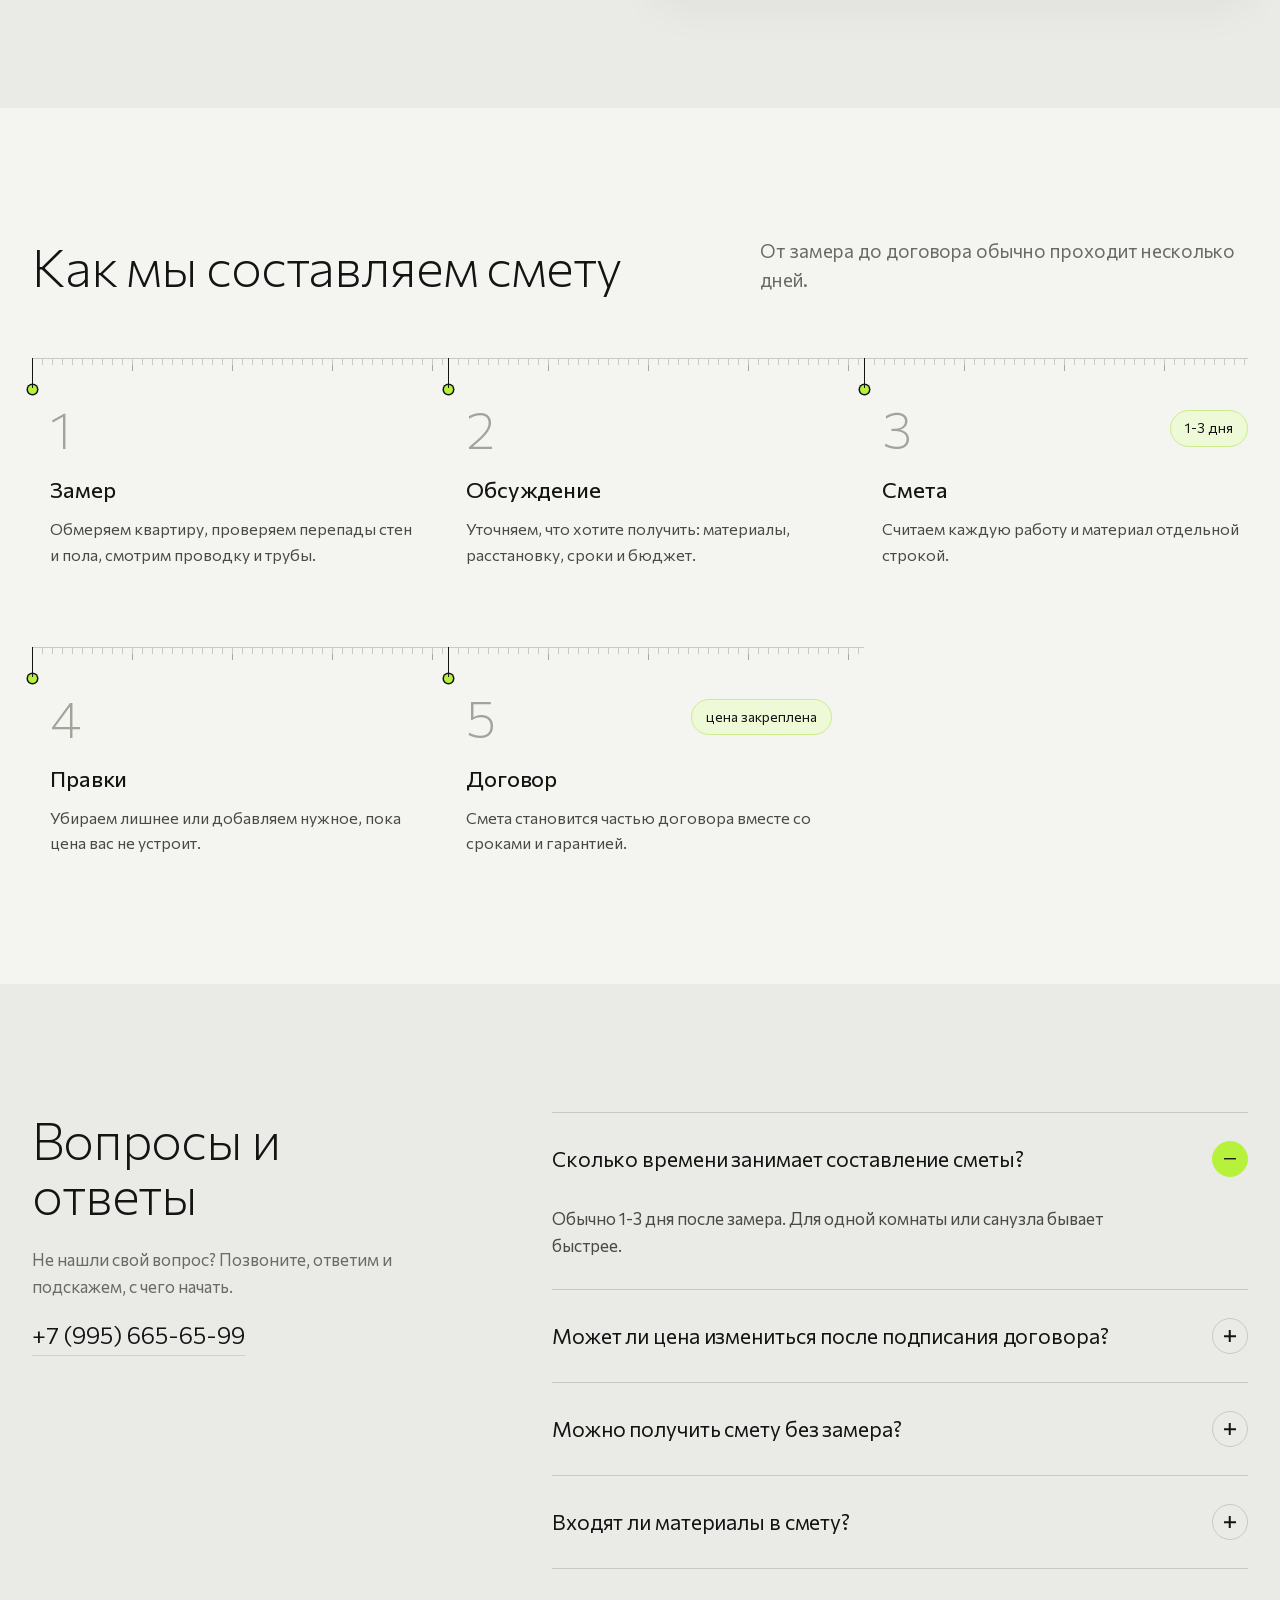
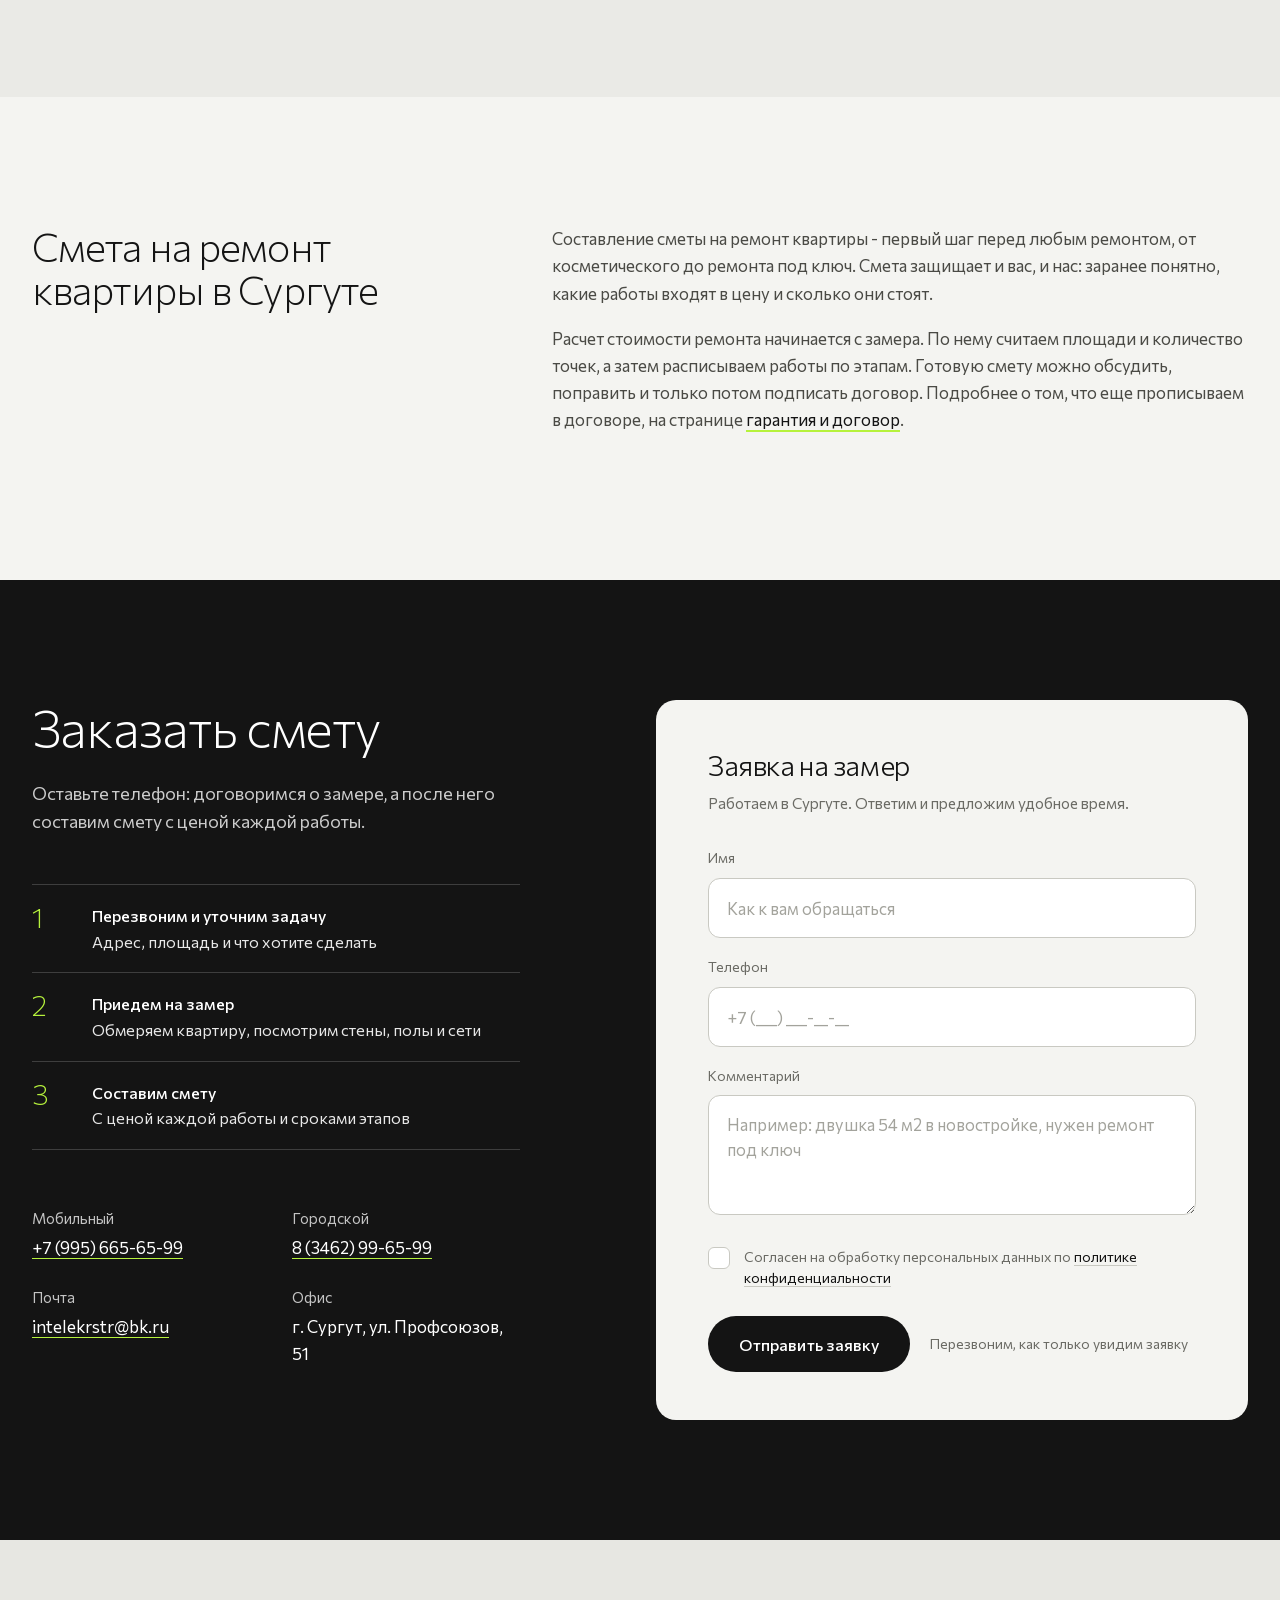
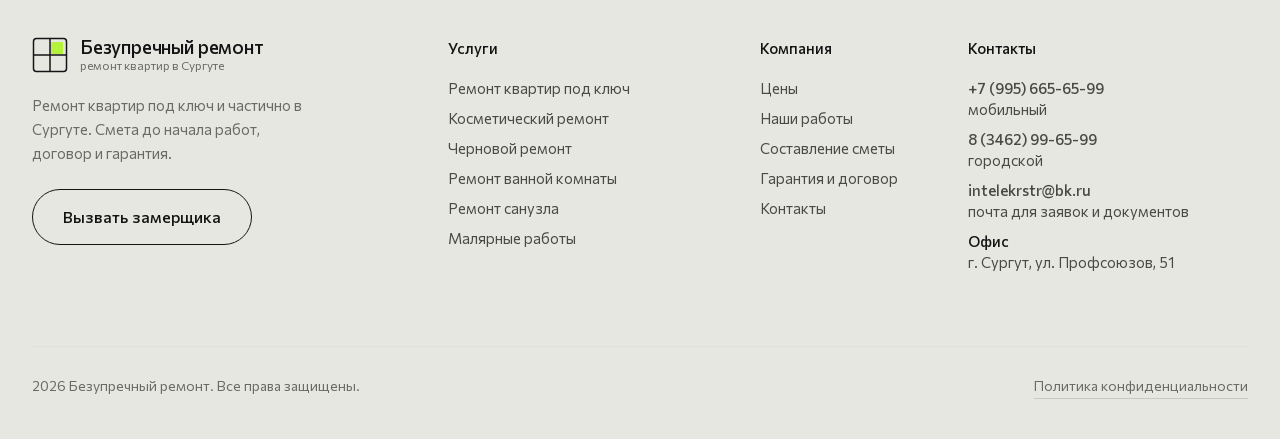
<file: smeta-na-remont.html>
<!doctype html>
<html lang="ru">
<head>
<meta charset="utf-8">
<meta name="viewport" content="width=device-width, initial-scale=1">
<meta name="robots" content="noindex, nofollow">
<title>Составление сметы на ремонт квартиры в Сургуте | Безупречный ремонт</title>
<meta name="description" content="Составляем подробную смету на ремонт квартиры в Сургуте: каждая работа и материал отдельной строкой, объемы по замеру. Смета до начала работ переходит в договор.">
<meta property="og:type" content="website">
<meta property="og:title" content="Составление сметы на ремонт квартиры в Сургуте | Безупречный ремонт">
<meta property="og:description" content="Составляем подробную смету на ремонт квартиры в Сургуте: каждая работа и материал отдельной строкой, объемы по замеру. Смета до начала работ переходит в договор.">
<meta property="og:locale" content="ru_RU">
<meta name="theme-color" content="#141414">
<link rel="icon" href="favicon.svg" type="image/svg+xml">
<link rel="preload" href="fonts/commissioner-cyrillic.woff2" as="font" type="font/woff2" crossorigin>
<link rel="stylesheet" href="css/style.css">
<script type="application/ld+json">{"@context":"https://schema.org","@type":"HomeAndConstructionBusiness","name":"Безупречный ремонт","description":"Ремонт квартир под ключ и частично в Сургуте: черновой и косметический ремонт, ремонт ванной и санузла, малярные работы.","telephone":["+79956656599","+73462996599"],"email":"intelekrstr@bk.ru","areaServed":"Сургут","address":{"@type":"PostalAddress","streetAddress":"ул. Профсоюзов, 51","addressLocality":"Сургут","addressCountry":"RU"},"priceRange":"от 315 руб./м2"}</script>
<script type="application/ld+json">{"@context":"https://schema.org","@type":"FAQPage","mainEntity":[{"@type":"Question","name":"Сколько времени занимает составление сметы?","acceptedAnswer":{"@type":"Answer","text":"Обычно 1-3 дня после замера. Для одной комнаты или санузла бывает быстрее."}},{"@type":"Question","name":"Может ли цена измениться после подписания договора?","acceptedAnswer":{"@type":"Answer","text":"Цена из сметы записывается в договор. Если по ходу ремонта вы решите добавить новые работы, составляем дополнительную смету и согласовываем ее с вами до начала этих работ."}},{"@type":"Question","name":"Можно получить смету без замера?","acceptedAnswer":{"@type":"Answer","text":"Предварительную можно, по плану квартиры и списку работ. Точную считаем только после замера, потому что многое зависит от состояния стен, полов и сетей."}},{"@type":"Question","name":"Входят ли материалы в смету?","acceptedAnswer":{"@type":"Answer","text":"Можем посчитать только работы или работы вместе с материалами. Черновые материалы обычно включаем в смету, чистовые вы можете выбрать сами."}}]}</script>
</head>
<body>

<header class="top" id="top">
  <div class="wrap">
    <div class="top-in">
      <a class="logo" href="./" aria-label="Безупречный ремонт, на главную">
        <svg width="36" height="36" viewBox="0 0 36 36" fill="none" aria-hidden="true"><rect x="1.5" y="1.5" width="33" height="33" rx="3" stroke="#FFFFFF" stroke-width="1.5"/><rect x="19" y="5" width="12" height="12" rx="1" fill="#B6F23C"/><path d="M18 1.5v33M1.5 18h33" stroke="#FFFFFF" stroke-width="1.5"/></svg>
        <span class="logo-txt">Безупречный ремонт<small>ремонт квартир в Сургуте</small></span>
      </a>
      <nav class="nav" aria-label="Основное меню">
        <div class="dd">
          <a href="./#uslugi" aria-haspopup="true">Услуги <svg width="10" height="10" viewBox="0 0 10 10" fill="none" aria-hidden="true"><path d="M2 3.5l3 3 3-3" stroke="#FFFFFF" stroke-width="1.3"/></svg></a>
          <div class="dd-menu"><ul>
            <li><a href="remont-kvartir-pod-klyuch.html">Ремонт квартир под ключ<small>от 8 925 руб./м2</small></a></li>
            <li><a href="kosmeticheskiy-remont.html">Косметический ремонт<small>от 3 675 руб./м2</small></a></li>
            <li><a href="chernovoy-remont.html">Черновой ремонт<small>от 4 200 руб./м2</small></a></li>
            <li><a href="remont-vannoy-komnaty.html">Ремонт ванной комнаты<small>от 115 500 руб.</small></a></li>
            <li><a href="remont-sanuzla.html">Ремонт санузла<small>от 68 250 руб.</small></a></li>
            <li><a href="malyarnye-raboty.html">Малярные работы<small>от 315 руб./м2</small></a></li>
          </ul></div>
        </div>
        <a href="ceny.html">Цены</a>
        <a href="portfolio.html">Наши работы</a>
        <a href="smeta-na-remont.html" class="on" aria-current="page">Смета</a>
        <a href="garantiya.html">Гарантия</a>
        <a href="kontakty.html">Контакты</a>
      </nav>
      <div class="top-contact">
        <div class="phone"><a href="tel:+79956656599">+7 (995) 665-65-99</a><span>8 (3462) 99-65-99</span></div>
        <a class="btn btn-primary" href="#zayavka">Вызвать замерщика</a>
        <a class="call-ico" href="tel:+79956656599" aria-label="Позвонить">
          <svg width="20" height="20" viewBox="0 0 24 24" fill="none" aria-hidden="true"><path d="M5 4h4l2 5-2.5 1.5a11 11 0 005 5L15 13l5 2v4a2 2 0 01-2 2A16 16 0 013 6a2 2 0 012-2z" stroke="#141414" stroke-width="1.6" stroke-linejoin="round"/></svg>
        </a>
        <button class="burger" type="button" aria-label="Открыть меню" aria-expanded="false"><i></i><i></i></button>
      </div>
    </div>
    <nav class="mnav" aria-label="Мобильное меню">
      <div class="mnav-group">Услуги</div>
      <a class="sub" href="remont-kvartir-pod-klyuch.html">Ремонт квартир под ключ</a>
      <a class="sub" href="kosmeticheskiy-remont.html">Косметический ремонт</a>
      <a class="sub" href="chernovoy-remont.html">Черновой ремонт</a>
      <a class="sub" href="remont-vannoy-komnaty.html">Ремонт ванной комнаты</a>
      <a class="sub" href="remont-sanuzla.html">Ремонт санузла</a>
      <a class="sub" href="malyarnye-raboty.html">Малярные работы</a>
      <div class="mnav-group">Компания</div>
      <a class="sub" href="ceny.html">Цены</a>
      <a class="sub" href="portfolio.html">Наши работы</a>
      <a class="sub" href="smeta-na-remont.html">Смета</a>
      <a class="sub" href="garantiya.html">Гарантия</a>
      <a class="sub" href="kontakty.html">Контакты</a>
      <a class="m-phone" href="tel:+79956656599">+7 (995) 665-65-99</a>
      <a class="btn btn-primary" href="#zayavka">Вызвать замерщика</a>
    </nav>
  </div>
</header>

<main>
<section class="page-head">
  <div class="wrap">
    <nav aria-label="Навигационная цепочка"><ol class="crumbs">
      <li><a href="./">Главная</a></li>
      <li aria-current="page">Составление сметы</li>
    </ol></nav>
    <h1 class="h1">Составление сметы на ремонт квартиры</h1>
    <p class="lead">Смета показывает, за что вы платите: каждая работа отдельной строкой, с объемом, ценой и суммой. Составляем ее по замеру до начала работ, и цена из сметы переходит в договор.</p>
    <div class="actions" style="margin-top:36px"><a class="btn btn-primary" href="#zayavka">Заказать смету</a><a class="btn btn-line" href="ceny.html#kalkulyator">Примерный расчет онлайн</a></div>
  </div>
</section>

<section class="section section-mist">
  <div class="wrap">
    <div class="split">
      <div>
        <h2 class="h2">Что есть в нашей смете</h2>
        <p class="lead">По смете видно, из чего складывается цена, и можно заранее решить, что оставить, а что отложить.</p>
        <ul class="inc inc-2">
      <li><svg width="24" height="24" viewBox="0 0 24 24" fill="none" aria-hidden="true"><circle cx="12" cy="12" r="12" fill="#B6F23C"/><path d="M7.5 12.2l3 3 6-6.4" stroke="#141414" stroke-width="1.5" stroke-linecap="round" stroke-linejoin="round"/></svg><h3>Объемы по замеру</h3><p>Площади стен, полов и потолков, количество точек электрики и сантехники.</p></li>
      <li><svg width="24" height="24" viewBox="0 0 24 24" fill="none" aria-hidden="true"><circle cx="12" cy="12" r="12" fill="#B6F23C"/><path d="M7.5 12.2l3 3 6-6.4" stroke="#141414" stroke-width="1.5" stroke-linecap="round" stroke-linejoin="round"/></svg><h3>Работы по этапам</h3><p>Черновые и чистовые работы отдельно, чтобы был виден порядок.</p></li>
      <li><svg width="24" height="24" viewBox="0 0 24 24" fill="none" aria-hidden="true"><circle cx="12" cy="12" r="12" fill="#B6F23C"/><path d="M7.5 12.2l3 3 6-6.4" stroke="#141414" stroke-width="1.5" stroke-linecap="round" stroke-linejoin="round"/></svg><h3>Цена каждой позиции</h3><p>Единица, объем, цена и сумма по каждой строке.</p></li>
      <li><svg width="24" height="24" viewBox="0 0 24 24" fill="none" aria-hidden="true"><circle cx="12" cy="12" r="12" fill="#B6F23C"/><path d="M7.5 12.2l3 3 6-6.4" stroke="#141414" stroke-width="1.5" stroke-linecap="round" stroke-linejoin="round"/></svg><h3>Материалы</h3><p>Черновые материалы с количеством. Чистовые по вашему выбору.</p></li>
    </ul>
      </div>
      <div class="doc" aria-label="Пример сметы">
        <div class="doc-head"><b>Смета на ремонт</b><span>пример, 1-комн. квартира 42 м2</span></div>
        <div class="row" style="font-size:13px;color:var(--muted)"><span>Работа</span><span>Ед.</span><span>Объем</span><span>Сумма, руб.</span></div>
        <div class="row sec"><span>Черновые работы</span></div>
        <div class="row"><span>Демонтаж напольного покрытия</span><span>м2</span><span>42</span><span>8 820</span></div>
        <div class="row"><span>Штукатурка стен по маякам</span><span>м2</span><span>118</span><span>68 204</span></div>
        <div class="row"><span>Стяжка пола</span><span>м2</span><span>42</span><span>22 050</span></div>
        <div class="row"><span>Электромонтаж</span><span>точка</span><span>38</span><span>15 960</span></div>
        <div class="row sec"><span>Чистовые работы</span></div>
        <div class="row"><span>Шпаклевка стен под покраску</span><span>м2</span><span>118</span><span>43 424</span></div>
        <div class="row"><span>Покраска стен в 2 слоя</span><span>м2</span><span>118</span><span>37 170</span></div>
        <div class="row"><span>Укладка ламината</span><span>м2</span><span>36</span><span>15 120</span></div>
        <div class="doc-total"><span>Итого работы</span><b>210 748 руб.</b></div>
        <p class="doc-note">Это пример формата. Реальную смету считаем по вашему замеру, в ней обычно больше строк.</p>
      </div>
    </div>
  </div>
</section>

<section class="section">
  <div class="wrap">
    <header class="sec-head">
      <h2 class="h2">Как мы составляем смету</h2>
      <p class="lead">От замера до договора обычно проходит несколько дней.</p>
    </header>
    <ol class="steps steps-5">
      <li class="step">
        <span class="step-dot" aria-hidden="true"></span>
        <div class="step-top"><span class="step-n">1</span></div>
        <h3 class="h3">Замер</h3>
        <p>Обмеряем квартиру, проверяем перепады стен и пола, смотрим проводку и трубы.</p>
      </li>
      <li class="step">
        <span class="step-dot" aria-hidden="true"></span>
        <div class="step-top"><span class="step-n">2</span></div>
        <h3 class="h3">Обсуждение</h3>
        <p>Уточняем, что хотите получить: материалы, расстановку, сроки и бюджет.</p>
      </li>
      <li class="step">
        <span class="step-dot" aria-hidden="true"></span>
        <div class="step-top"><span class="step-n">3</span><span class="step-time">1-3 дня</span></div>
        <h3 class="h3">Смета</h3>
        <p>Считаем каждую работу и материал отдельной строкой.</p>
      </li>
      <li class="step">
        <span class="step-dot" aria-hidden="true"></span>
        <div class="step-top"><span class="step-n">4</span></div>
        <h3 class="h3">Правки</h3>
        <p>Убираем лишнее или добавляем нужное, пока цена вас не устроит.</p>
      </li>
      <li class="step">
        <span class="step-dot" aria-hidden="true"></span>
        <div class="step-top"><span class="step-n">5</span><span class="step-time">цена закреплена</span></div>
        <h3 class="h3">Договор</h3>
        <p>Смета становится частью договора вместе со сроками и гарантией.</p>
      </li>
    </ol>
  </div>
</section>

<section class="section section-mist" id="voprosy">
  <div class="wrap">
    <div class="faq">
      <div class="faq-head">
        <h2 class="h2">Вопросы и ответы</h2>
        <p>Не нашли свой вопрос? Позвоните, ответим и подскажем, с чего начать.</p>
        <a class="big-phone" href="tel:+79956656599">+7 (995) 665-65-99</a>
        
      </div>
      <div class="qa">
        <details open>
          <summary>Сколько времени занимает составление сметы?<span class="pm" aria-hidden="true"></span></summary>
          <p class="ans">Обычно <span class="nw">1-3 дня</span> после замера. Для одной комнаты или санузла бывает быстрее.</p>
        </details>
        <details>
          <summary>Может ли цена измениться после подписания договора?<span class="pm" aria-hidden="true"></span></summary>
          <p class="ans">Цена из сметы записывается в договор. Если по ходу ремонта вы решите добавить новые работы, составляем дополнительную смету и согласовываем ее с вами до начала этих работ.</p>
        </details>
        <details>
          <summary>Можно получить смету без замера?<span class="pm" aria-hidden="true"></span></summary>
          <p class="ans">Предварительную можно, по плану квартиры и списку работ. Точную считаем только после замера, потому что многое зависит от состояния стен, полов и сетей.</p>
        </details>
        <details>
          <summary>Входят ли материалы в смету?<span class="pm" aria-hidden="true"></span></summary>
          <p class="ans">Можем посчитать только работы или работы вместе с материалами. Черновые материалы обычно включаем в смету, чистовые вы можете выбрать сами.</p>
        </details>
      </div>
    </div>
  </div>
</section>

<section class="section">
  <div class="wrap">
    <div class="prose">
      <div class="prose-h"><h2 class="h2">Смета на ремонт квартиры в Сургуте</h2></div>
      <div class="prose-b"><p>Составление сметы на ремонт квартиры - первый шаг перед любым ремонтом, от косметического до ремонта под ключ. Смета защищает и вас, и нас: заранее понятно, какие работы входят в цену и сколько они стоят.</p>
        <p>Расчет стоимости ремонта начинается с замера. По нему считаем площади и количество точек, а затем расписываем работы по этапам. Готовую смету можно обсудить, поправить и только потом подписать договор. Подробнее о том, что еще прописываем в договоре, на странице <a href="garantiya.html">гарантия и договор</a>.</p></div>
    </div>
  </div>
</section>

<section class="req" id="zayavka">
  <div class="wrap">
    <div class="req-grid">
      <div class="req-text">
        <h2 class="h2">Заказать смету</h2>
        <p>Оставьте телефон: договоримся о замере, а после него составим смету с ценой каждой работы.</p>
        <ol class="next">
          <li><div><b>Перезвоним и уточним задачу</b>Адрес, площадь и что хотите сделать</div></li>
          <li><div><b>Приедем на замер</b>Обмеряем квартиру, посмотрим стены, полы и сети</div></li>
          <li><div><b>Составим смету</b>С ценой каждой работы и сроками этапов</div></li>
        </ol>
        <div class="contacts">
          <div>Мобильный<b><a href="tel:+79956656599">+7 (995) 665-65-99</a></b></div>
          <div>Городской<b><a href="tel:+73462996599">8 (3462) 99-65-99</a></b></div>
          <div>Почта<b><a href="mailto:intelekrstr@bk.ru">intelekrstr@bk.ru</a></b></div>
          <div>Офис<b>г. Сургут, ул. Профсоюзов, 51</b></div>
        </div>
      </div>
      <form class="form" action="send.php" method="post">
        <h3 class="h3">Заявка на замер</h3>
        <p>Работаем в Сургуте. Ответим и предложим удобное время.</p>
        <label class="inp"><span>Имя</span><input type="text" name="name" placeholder="Как к вам обращаться" autocomplete="name" maxlength="100"></label>
        <label class="inp"><span>Телефон</span><input type="tel" name="phone" placeholder="+7 (___) ___-__-__" autocomplete="tel" required maxlength="40"></label>
        <label class="inp"><span>Комментарий</span><textarea name="comment" placeholder="Например: двушка 54 м2 в новостройке, нужен ремонт под ключ" maxlength="2000"></textarea></label>
        <input type="hidden" name="page" value="Смета">
        <label class="hp" aria-hidden="true">Сайт<input type="text" name="website" tabindex="-1" autocomplete="off"></label>
        <label class="agree"><input type="checkbox" name="agree" required><span class="box"><svg width="12" height="12" viewBox="0 0 12 12" fill="none" aria-hidden="true"><path d="M2.5 6.2l2.3 2.3 4.7-5" stroke="#fff" stroke-width="1.6" stroke-linecap="round" stroke-linejoin="round"/></svg></span><span>Согласен на обработку персональных данных по <a href="politika.html">политике конфиденциальности</a></span></label>
        <div class="form-foot">
          <button class="btn btn-primary" type="submit">Отправить заявку</button>
          <p>Перезвоним, как только увидим заявку</p>
        </div>
        <p class="form-err">Это предварительная версия сайта: отправка заявок заработает после переноса на хостинг. Пока звоните: <a href="tel:+79956656599">+7 (995) 665-65-99</a></p>
        <div class="form-ok" role="status">
          <h3 class="h3">Заявка отправлена</h3>
          <p>Спасибо! Скоро перезвоним и договоримся о времени замера. Если срочно, звоните: <a class="link" href="tel:+79956656599">+7 (995) 665-65-99</a></p>
        </div>
      </form>
    </div>
  </div>
</section>
</main>

<footer class="foot">
  <div class="wrap">
    <div class="foot-top">
      <div class="foot-brand">
        <a class="logo" href="./"><svg width="36" height="36" viewBox="0 0 36 36" fill="none" aria-hidden="true"><rect x="1.5" y="1.5" width="33" height="33" rx="3" stroke="#141414" stroke-width="1.5"/><rect x="19" y="5" width="12" height="12" rx="1" fill="#B6F23C"/><path d="M18 1.5v33M1.5 18h33" stroke="#141414" stroke-width="1.5"/></svg><span class="logo-txt">Безупречный ремонт<small>ремонт квартир в Сургуте</small></span></a>
        <p>Ремонт квартир под ключ и частично в Сургуте. Смета до начала работ, договор и гарантия.</p>
        <a class="btn btn-line" href="#zayavka">Вызвать замерщика</a>
      </div>
      <nav class="foot-col fc-1" aria-label="Услуги">
        <h4>Услуги</h4>
        <ul>
          <li><a href="remont-kvartir-pod-klyuch.html">Ремонт квартир под ключ</a></li>
          <li><a href="kosmeticheskiy-remont.html">Косметический ремонт</a></li>
          <li><a href="chernovoy-remont.html">Черновой ремонт</a></li>
          <li><a href="remont-vannoy-komnaty.html">Ремонт ванной комнаты</a></li>
          <li><a href="remont-sanuzla.html">Ремонт санузла</a></li>
          <li><a href="malyarnye-raboty.html">Малярные работы</a></li>
        </ul>
      </nav>
      <nav class="foot-col fc-2" aria-label="Компания">
        <h4>Компания</h4>
        <ul>
          <li><a href="ceny.html">Цены</a></li>
          <li><a href="portfolio.html">Наши работы</a></li>
          <li><a href="smeta-na-remont.html">Составление сметы</a></li>
          <li><a href="garantiya.html">Гарантия и договор</a></li>
          <li><a href="kontakty.html">Контакты</a></li>
        </ul>
      </nav>
      <div class="foot-col fc-4">
        <h4>Контакты</h4>
        <ul>
          <li><b><a href="tel:+79956656599">+7 (995) 665-65-99</a></b>мобильный</li>
          <li><b><a href="tel:+73462996599">8 (3462) 99-65-99</a></b>городской</li>
          <li><b><a href="mailto:intelekrstr@bk.ru">intelekrstr@bk.ru</a></b>почта для заявок и документов</li>
          <li><b>Офис</b>г. Сургут, ул. Профсоюзов, 51</li>
        </ul>
      </div>
    </div>
    
    <div class="bottom">
      <span>2026 Безупречный ремонт. Все права защищены.</span>
      <a href="politika.html">Политика конфиденциальности</a>
    </div>
  </div>
</footer>

<script src="js/main.js" defer></script>
</body>
</html>
</file>
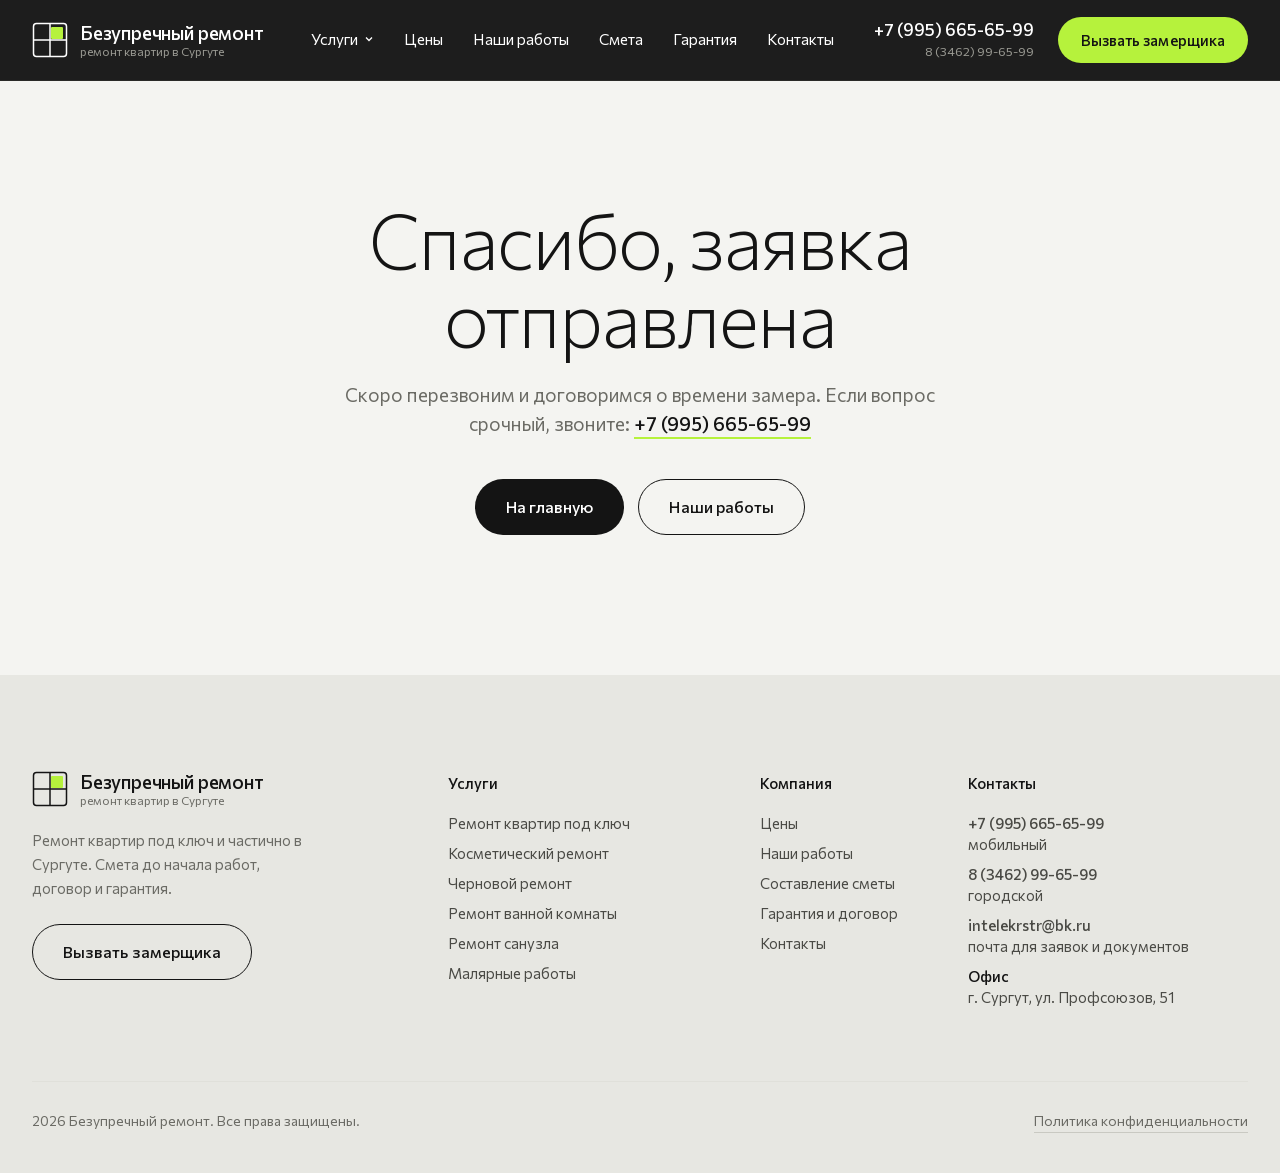
<file: spasibo.html>
<!doctype html>
<html lang="ru">
<head>
<meta charset="utf-8">
<meta name="viewport" content="width=device-width, initial-scale=1">
<meta name="robots" content="noindex, nofollow">
<title>Заявка отправлена - Безупречный ремонт</title>
<meta name="description" content="Спасибо за заявку. Скоро перезвоним.">
<meta property="og:type" content="website">
<meta property="og:title" content="Заявка отправлена - Безупречный ремонт">
<meta property="og:description" content="Спасибо за заявку. Скоро перезвоним.">
<meta property="og:locale" content="ru_RU">
<meta name="theme-color" content="#141414">
<link rel="icon" href="favicon.svg" type="image/svg+xml">
<link rel="preload" href="fonts/commissioner-cyrillic.woff2" as="font" type="font/woff2" crossorigin>
<link rel="stylesheet" href="css/style.css">
<script type="application/ld+json">{"@context":"https://schema.org","@type":"HomeAndConstructionBusiness","name":"Безупречный ремонт","description":"Ремонт квартир под ключ и частично в Сургуте: черновой и косметический ремонт, ремонт ванной и санузла, малярные работы.","telephone":["+79956656599","+73462996599"],"email":"intelekrstr@bk.ru","areaServed":"Сургут","address":{"@type":"PostalAddress","streetAddress":"ул. Профсоюзов, 51","addressLocality":"Сургут","addressCountry":"RU"},"priceRange":"от 315 руб./м2"}</script>
</head>
<body>

<header class="top" id="top">
  <div class="wrap">
    <div class="top-in">
      <a class="logo" href="./" aria-label="Безупречный ремонт, на главную">
        <svg width="36" height="36" viewBox="0 0 36 36" fill="none" aria-hidden="true"><rect x="1.5" y="1.5" width="33" height="33" rx="3" stroke="#FFFFFF" stroke-width="1.5"/><rect x="19" y="5" width="12" height="12" rx="1" fill="#B6F23C"/><path d="M18 1.5v33M1.5 18h33" stroke="#FFFFFF" stroke-width="1.5"/></svg>
        <span class="logo-txt">Безупречный ремонт<small>ремонт квартир в Сургуте</small></span>
      </a>
      <nav class="nav" aria-label="Основное меню">
        <div class="dd">
          <a href="./#uslugi" aria-haspopup="true">Услуги <svg width="10" height="10" viewBox="0 0 10 10" fill="none" aria-hidden="true"><path d="M2 3.5l3 3 3-3" stroke="#FFFFFF" stroke-width="1.3"/></svg></a>
          <div class="dd-menu"><ul>
            <li><a href="remont-kvartir-pod-klyuch.html">Ремонт квартир под ключ<small>от 8 925 руб./м2</small></a></li>
            <li><a href="kosmeticheskiy-remont.html">Косметический ремонт<small>от 3 675 руб./м2</small></a></li>
            <li><a href="chernovoy-remont.html">Черновой ремонт<small>от 4 200 руб./м2</small></a></li>
            <li><a href="remont-vannoy-komnaty.html">Ремонт ванной комнаты<small>от 115 500 руб.</small></a></li>
            <li><a href="remont-sanuzla.html">Ремонт санузла<small>от 68 250 руб.</small></a></li>
            <li><a href="malyarnye-raboty.html">Малярные работы<small>от 315 руб./м2</small></a></li>
          </ul></div>
        </div>
        <a href="ceny.html">Цены</a>
        <a href="portfolio.html">Наши работы</a>
        <a href="smeta-na-remont.html">Смета</a>
        <a href="garantiya.html">Гарантия</a>
        <a href="kontakty.html">Контакты</a>
      </nav>
      <div class="top-contact">
        <div class="phone"><a href="tel:+79956656599">+7 (995) 665-65-99</a><span>8 (3462) 99-65-99</span></div>
        <a class="btn btn-primary" href="kontakty.html#zayavka">Вызвать замерщика</a>
        <a class="call-ico" href="tel:+79956656599" aria-label="Позвонить">
          <svg width="20" height="20" viewBox="0 0 24 24" fill="none" aria-hidden="true"><path d="M5 4h4l2 5-2.5 1.5a11 11 0 005 5L15 13l5 2v4a2 2 0 01-2 2A16 16 0 013 6a2 2 0 012-2z" stroke="#141414" stroke-width="1.6" stroke-linejoin="round"/></svg>
        </a>
        <button class="burger" type="button" aria-label="Открыть меню" aria-expanded="false"><i></i><i></i></button>
      </div>
    </div>
    <nav class="mnav" aria-label="Мобильное меню">
      <div class="mnav-group">Услуги</div>
      <a class="sub" href="remont-kvartir-pod-klyuch.html">Ремонт квартир под ключ</a>
      <a class="sub" href="kosmeticheskiy-remont.html">Косметический ремонт</a>
      <a class="sub" href="chernovoy-remont.html">Черновой ремонт</a>
      <a class="sub" href="remont-vannoy-komnaty.html">Ремонт ванной комнаты</a>
      <a class="sub" href="remont-sanuzla.html">Ремонт санузла</a>
      <a class="sub" href="malyarnye-raboty.html">Малярные работы</a>
      <div class="mnav-group">Компания</div>
      <a class="sub" href="ceny.html">Цены</a>
      <a class="sub" href="portfolio.html">Наши работы</a>
      <a class="sub" href="smeta-na-remont.html">Смета</a>
      <a class="sub" href="garantiya.html">Гарантия</a>
      <a class="sub" href="kontakty.html">Контакты</a>
      <a class="m-phone" href="tel:+79956656599">+7 (995) 665-65-99</a>
      <a class="btn btn-primary" href="kontakty.html#zayavka">Вызвать замерщика</a>
    </nav>
  </div>
</header>

<main>
<section class="center"><div class="wrap">
    <h1 class="h1">Спасибо, заявка отправлена</h1>
    <p class="lead">Скоро перезвоним и договоримся о времени замера. Если вопрос срочный, звоните: <a class="link" href="tel:+79956656599">+7 (995) 665-65-99</a></p>
    <div class="actions"><a class="btn btn-primary" href="./">На главную</a><a class="btn btn-line" href="portfolio.html">Наши работы</a></div>
  </div></section>
</main>

<footer class="foot">
  <div class="wrap">
    <div class="foot-top">
      <div class="foot-brand">
        <a class="logo" href="./"><svg width="36" height="36" viewBox="0 0 36 36" fill="none" aria-hidden="true"><rect x="1.5" y="1.5" width="33" height="33" rx="3" stroke="#141414" stroke-width="1.5"/><rect x="19" y="5" width="12" height="12" rx="1" fill="#B6F23C"/><path d="M18 1.5v33M1.5 18h33" stroke="#141414" stroke-width="1.5"/></svg><span class="logo-txt">Безупречный ремонт<small>ремонт квартир в Сургуте</small></span></a>
        <p>Ремонт квартир под ключ и частично в Сургуте. Смета до начала работ, договор и гарантия.</p>
        <a class="btn btn-line" href="kontakty.html#zayavka">Вызвать замерщика</a>
      </div>
      <nav class="foot-col fc-1" aria-label="Услуги">
        <h4>Услуги</h4>
        <ul>
          <li><a href="remont-kvartir-pod-klyuch.html">Ремонт квартир под ключ</a></li>
          <li><a href="kosmeticheskiy-remont.html">Косметический ремонт</a></li>
          <li><a href="chernovoy-remont.html">Черновой ремонт</a></li>
          <li><a href="remont-vannoy-komnaty.html">Ремонт ванной комнаты</a></li>
          <li><a href="remont-sanuzla.html">Ремонт санузла</a></li>
          <li><a href="malyarnye-raboty.html">Малярные работы</a></li>
        </ul>
      </nav>
      <nav class="foot-col fc-2" aria-label="Компания">
        <h4>Компания</h4>
        <ul>
          <li><a href="ceny.html">Цены</a></li>
          <li><a href="portfolio.html">Наши работы</a></li>
          <li><a href="smeta-na-remont.html">Составление сметы</a></li>
          <li><a href="garantiya.html">Гарантия и договор</a></li>
          <li><a href="kontakty.html">Контакты</a></li>
        </ul>
      </nav>
      <div class="foot-col fc-4">
        <h4>Контакты</h4>
        <ul>
          <li><b><a href="tel:+79956656599">+7 (995) 665-65-99</a></b>мобильный</li>
          <li><b><a href="tel:+73462996599">8 (3462) 99-65-99</a></b>городской</li>
          <li><b><a href="mailto:intelekrstr@bk.ru">intelekrstr@bk.ru</a></b>почта для заявок и документов</li>
          <li><b>Офис</b>г. Сургут, ул. Профсоюзов, 51</li>
        </ul>
      </div>
    </div>
    
    <div class="bottom">
      <span>2026 Безупречный ремонт. Все права защищены.</span>
      <a href="politika.html">Политика конфиденциальности</a>
    </div>
  </div>
</footer>

<script src="js/main.js" defer></script>
</body>
</html>
</file>
<file: css/style.css>
@font-face {
  font-family: 'Commissioner';
  font-style: normal;
  font-weight: 200 700;
  font-display: swap;
  src: url(../fonts/commissioner-cyrillic.woff2) format('woff2');
  unicode-range: U+0301, U+0400-045F, U+0490-0491, U+04B0-04B1, U+2116;
}
@font-face {
  font-family: 'Commissioner';
  font-style: normal;
  font-weight: 200 700;
  font-display: swap;
  src: url(../fonts/commissioner-latin.woff2) format('woff2');
  unicode-range: U+0000-00FF, U+0131, U+0152-0153, U+02BB-02BC, U+02C6, U+02DA, U+02DC, U+0304, U+0308, U+0329, U+2000-206F, U+20AC, U+2122, U+2191, U+2193, U+2212, U+2215, U+FEFF, U+FFFD;
}
:root{
  --paper:#F4F4F1;
  --white:#FFFFFF;
  --mist:#EAEAE6;
  --linen:#ECECE8;
  --oak:#CFCFC8;
  --oak-soft:#E2E2DC;
  --line:#E0E0DA;
  --line-strong:#C9C9C2;
  --sage:#A3A39C;
  --sage-soft:#D2D2CB;
  --sage-deep:#141414;
  --sage-ink:#000000;
  --ink:#141414;
  --muted:#6B6B65;
  --accent:#B6F23C;
  --accent-deep:#A2E021;
  --accent-tint:#EEF9D8;
  --accent-line:#CDEB8A;
  --wrap:1280px;
  --gut:32px;
  --font:"Commissioner", "Helvetica Neue", Arial, sans-serif;
}
*,*::before,*::after{box-sizing:border-box}
html{scroll-behavior:smooth;-webkit-text-size-adjust:100%}
body{margin:0;background:var(--paper);color:var(--ink);font-family:var(--font);font-size:17px;line-height:1.6;font-weight:400;-webkit-font-smoothing:antialiased;text-rendering:optimizeLegibility;font-variant-numeric:lining-nums}
img{display:block;max-width:100%;height:auto}
.nw{white-space:nowrap}
a{color:inherit;text-decoration:none}
ul,ol{list-style:none;margin:0;padding:0}
h1,h2,h3,h4,p,figure,dl,dd{margin:0}
button,input,textarea{font:inherit;color:inherit}
:focus-visible{outline:2px solid var(--sage-deep);outline-offset:3px;border-radius:4px}
[id]{scroll-margin-top:96px}

.wrap{max-width:calc(var(--wrap) + var(--gut) * 2);margin:0 auto;padding:0 var(--gut)}
.section{padding:128px 0}
.section-mist{background:var(--mist)}

/* type */
.h1{font-size:76px;line-height:1.02;font-weight:220;letter-spacing:-0.028em}
.h2{font-size:52px;line-height:1.06;font-weight:230;letter-spacing:-0.022em}
.h3{font-size:22px;line-height:1.25;font-weight:450;letter-spacing:-0.005em}
.lead{font-size:19px;line-height:1.55;color:var(--muted);max-width:34em}
.muted{color:var(--muted)}

/* buttons */
.btn{display:inline-flex;align-items:center;justify-content:center;gap:10px;height:56px;padding:0 30px;border-radius:999px;font-size:16px;font-weight:500;letter-spacing:.005em;white-space:nowrap;cursor:pointer;border:1px solid transparent;transition:background-color .2s ease,color .2s ease,border-color .2s ease}
.btn-primary{background:var(--sage-deep);color:var(--white)}
.btn-primary:hover{background:var(--sage-ink)}
.btn-line{border-color:var(--ink);color:var(--ink);background:transparent}
.btn-line:hover{background:var(--ink);color:var(--paper)}
.btn-light{background:var(--paper);color:var(--sage-ink)}
.btn-light:hover{background:var(--white)}

/* section head */
.sec-head{display:grid;grid-template-columns:repeat(12,1fr);gap:var(--gut);align-items:end;margin-bottom:64px}
.sec-head .h2{grid-column:1 / span 7}
.sec-head .lead{grid-column:8 / span 5}

/* ============ header ============ */
.top{position:sticky;top:0;z-index:20;background:rgba(20,20,20,.96);backdrop-filter:blur(10px);-webkit-backdrop-filter:blur(10px);border-bottom:1px solid var(--line)}
.top-in{display:flex;align-items:center;height:80px;gap:40px}
.logo{display:flex;align-items:center;gap:12px;font-size:19px;font-weight:500;letter-spacing:-0.01em;white-space:nowrap}
.logo svg{flex:none}
.logo small{display:block;font-size:12px;font-weight:400;color:var(--muted);letter-spacing:0;margin-top:1px}
.logo-txt{line-height:1.15}
.nav{display:flex;gap:30px;margin-left:auto}
.nav a{font-size:15.5px;color:var(--ink);padding:6px 0;border-bottom:1px solid transparent;transition:border-color .2s}
.nav a:hover{border-bottom-color:var(--sage)}
.top-contact{display:flex;align-items:center;gap:24px}
.phone{text-align:right;line-height:1.2}
.phone a{display:block;font-size:17px;font-weight:500;white-space:nowrap}
.phone span{font-size:12.5px;color:var(--muted)}
.top .btn{height:46px;padding:0 22px;font-size:15px}
.burger{display:none;width:46px;height:46px;border-radius:50%;border:1px solid var(--line-strong);background:transparent;cursor:pointer;position:relative;padding:0}
.burger i{position:absolute;left:14px;right:14px;height:1.5px;background:var(--ink);transition:transform .25s ease, top .25s ease}
.burger i:nth-child(1){top:18px}
.burger i:nth-child(2){top:26px}
.top.open .burger i:nth-child(1){top:22px;transform:rotate(45deg)}
.top.open .burger i:nth-child(2){top:22px;transform:rotate(-45deg)}
.call-ico{display:none;width:46px;height:46px;border-radius:50%;background:var(--sage-deep);align-items:center;justify-content:center}
.mnav{display:none}

/* ============ hero ============ */
.hero{padding:72px 0 0}
.hero-grid{display:grid;grid-template-columns:repeat(12,1fr);gap:var(--gut);align-items:start}
.hero-text{grid-column:1 / span 5;padding-top:52px}
.hero-text .h1{margin-bottom:32px}
.hero-sub{font-size:19px;line-height:1.6;color:#4A4A45;max-width:30em;margin-bottom:40px}
.actions{display:flex;flex-wrap:wrap;gap:14px}
.hero-note{margin-top:22px;font-size:14.5px;color:var(--muted);display:flex;align-items:center;gap:10px}
.hero-note svg{flex:none}

.hero-fig{grid-column:6 / span 7}
.frame{position:relative;padding:40px 46px 0 0}
.frame img{width:100%;height:560px;object-fit:cover;object-position:50% 62%;border-radius:2px}
.dim{position:absolute;color:#8E8E87;font-size:13px;font-weight:400;letter-spacing:.04em;font-variant-numeric:tabular-nums}
.dim i{position:absolute;background:currentColor}
.dim i::before,.dim i::after{content:"";position:absolute;background:currentColor;transform:rotate(45deg)}
.dim span{position:absolute;background:var(--paper);padding:0 10px;line-height:1;color:var(--muted)}
.dim-x{top:4px;left:0;right:46px;height:32px;border-left:1px solid;border-right:1px solid;border-color:#BDBDB5}
.dim-x i{left:0;right:0;top:12px;height:1px}
.dim-x i::before,.dim-x i::after{top:-6px;width:1px;height:13px}
.dim-x i::before{left:0}
.dim-x i::after{right:0}
.dim-x span{left:50%;top:6px;transform:translateX(-50%)}
.dim-y{top:40px;bottom:0;right:4px;width:32px;border-top:1px solid;border-bottom:1px solid;border-color:#BDBDB5}
.dim-y i{top:0;bottom:0;right:12px;width:1px}
.dim-y i::before,.dim-y i::after{left:-6px;height:1px;width:13px}
.dim-y i::before{top:0}
.dim-y i::after{bottom:0}
.dim-y span{top:50%;right:6px;transform:translateY(-50%) rotate(180deg);writing-mode:vertical-rl;padding:10px 0}
.hero-fig figcaption{margin-top:16px;padding-right:46px;font-size:14px;color:var(--muted);display:flex;justify-content:space-between;gap:24px}

/* ruler with facts */
.ruler{margin-top:88px;position:relative;border-top:1px solid var(--line-strong)}
.ruler::before{content:"";position:absolute;left:0;right:0;top:0;height:14px;background-image:linear-gradient(90deg,var(--line-strong) 1px,transparent 1px),linear-gradient(90deg,#A8A8A0 1px,transparent 1px);background-size:10px 6px,100px 12px;background-repeat:repeat-x}
.facts{display:grid;grid-template-columns:repeat(4,1fr);gap:var(--gut)}
.fact{position:relative;padding:40px 0 0 18px}
.fact::before{content:"";position:absolute;left:0;top:0;width:1px;height:30px;background:var(--sage-deep)}
.fact::after{content:"";position:absolute;left:-3px;top:28px;width:7px;height:7px;border-radius:50%;background:var(--sage-deep)}
.fact b{display:block;font-size:46px;line-height:1;font-weight:220;letter-spacing:-0.02em;margin-bottom:12px}
.fact span{display:block;font-size:15px;line-height:1.45;color:var(--muted);max-width:15em}

/* ============ services ============ */
.group-label{display:flex;align-items:baseline;gap:16px;font-size:15px;color:var(--muted);margin-bottom:24px}
.group-label::after{content:"";flex:1;height:1px;background:var(--line);transform:translateY(-4px)}
.types-main{display:grid;grid-template-columns:repeat(3,1fr);gap:64px var(--gut)}
.tcard{display:flex;flex-direction:column}
.tcard .ph{overflow:hidden;border-radius:2px;aspect-ratio:4 / 4.3;background:var(--oak-soft);margin-bottom:24px}
.tcard .ph img{width:100%;height:100%;object-fit:cover;transition:transform .6s ease}
.tcard:hover .ph img{transform:scale(1.035)}
.tcard .h3{margin-bottom:10px}
.tcard p{font-size:15px;line-height:1.55;color:var(--muted);margin-bottom:22px}
.price-row{margin-top:auto;display:flex;align-items:center;justify-content:space-between;gap:12px;padding-top:16px;border-top:1px solid var(--line)}
.price{font-size:15px;color:var(--muted);white-space:nowrap}
.price b{font-size:24px;font-weight:350;color:var(--ink);letter-spacing:-0.01em}
.go{flex:none;width:40px;height:40px;border-radius:50%;border:1px solid var(--line-strong);display:flex;align-items:center;justify-content:center;transition:background-color .2s,border-color .2s}
.go svg{transition:transform .2s}
a:hover .go{background:var(--sage-deep);border-color:var(--sage-deep)}
a:hover .go svg path{stroke:var(--white)}

.types-sub{display:grid;grid-template-columns:repeat(12,1fr);gap:var(--gut)}
.types-sub > div:first-child{grid-column:1 / span 6}
.types-sub > div:last-child{grid-column:8 / span 5}
.hcard{display:grid;grid-template-columns:200px 1fr;gap:28px;padding:0 0 28px;margin-bottom:28px;border-bottom:1px solid var(--line);align-items:stretch}
.hcard:last-child{margin-bottom:0}
.hcard .ph{overflow:hidden;border-radius:2px;aspect-ratio:5 / 4;background:var(--oak-soft)}
.hcard .ph img{width:100%;height:100%;object-fit:cover;transition:transform .6s ease}
.hcard:hover .ph img{transform:scale(1.035)}
.hcard-body{display:flex;flex-direction:column}
.hcard .h3{margin:4px 0 8px}
.hcard p{font-size:15px;line-height:1.55;color:var(--muted);margin-bottom:16px}
.hcard .price-row{border-top:0;padding-top:0}
.rooms li{border-bottom:1px solid var(--line)}
.rooms li:first-child a{padding-top:4px}
.room{display:grid;grid-template-columns:1fr auto;gap:8px 20px;padding:24px 0;align-items:center}
.room .h3{font-size:20px}
.room p{grid-column:1;font-size:15px;color:var(--muted);line-height:1.5}
.room .go{grid-column:2;grid-row:1 / span 3}
.room .price{grid-column:1;margin-top:6px}
.room .price b{font-size:21px}

/* ============ works ============ */
.works{display:grid;grid-template-columns:repeat(4,1fr);gap:1px;background:var(--sage-soft);border:1px solid var(--sage-soft)}
.work{background:var(--mist);padding:30px 28px 28px;display:flex;flex-direction:column;min-height:214px;transition:background-color .2s}
.work:hover{background:var(--paper)}
.work svg{margin-bottom:28px}
.work .h3{font-size:19px;font-weight:450;margin-bottom:auto;padding-bottom:18px}
.work .price{display:flex;justify-content:space-between;align-items:baseline}
.work .price b{font-size:21px}
.works-foot{margin-top:28px;display:flex;justify-content:space-between;gap:24px;font-size:15px;color:var(--muted)}
.link{color:var(--sage-deep);font-weight:500;border-bottom:1px solid var(--sage-soft);padding-bottom:2px;transition:border-color .2s}
.link:hover{border-color:var(--sage-deep)}

/* ============ calculator ============ */
.calc{display:grid;grid-template-columns:7fr 5fr;border:1px solid var(--line);border-radius:20px;overflow:hidden;background:var(--white)}
.calc-in{padding:52px 56px}
.field{margin-bottom:40px}
.field:last-child{margin-bottom:0}
.field-t{display:flex;justify-content:space-between;align-items:baseline;font-size:15px;color:var(--muted);margin-bottom:16px}
.field-t output{font-size:30px;font-weight:300;color:var(--ink);letter-spacing:-0.01em}
.seg{display:inline-grid;grid-template-columns:1fr 1fr;padding:5px;border-radius:999px;background:var(--linen);border:1px solid var(--line)}
.seg label{position:relative;cursor:pointer}
.seg input,.pills input{position:absolute;opacity:0;width:1px;height:1px}
.seg span{display:block;padding:12px 30px;border-radius:999px;font-size:15.5px;text-align:center;transition:background-color .2s,color .2s}
.seg input:checked + span{background:var(--white);box-shadow:0 1px 2px rgba(38,43,40,.12),0 0 0 1px var(--line)}
.seg input:focus-visible + span,.pills input:focus-visible + span{outline:2px solid var(--sage-deep);outline-offset:2px}
.range{-webkit-appearance:none;appearance:none;width:100%;height:28px;background:transparent;margin:0;cursor:pointer;--p:24.4%}
.range::-webkit-slider-runnable-track{height:4px;border-radius:4px;background:linear-gradient(90deg,var(--sage-deep) var(--p),var(--line) var(--p))}
.range::-moz-range-track{height:4px;border-radius:4px;background:linear-gradient(90deg,var(--sage-deep) var(--p),var(--line) var(--p))}
.range::-webkit-slider-thumb{-webkit-appearance:none;width:26px;height:26px;border-radius:50%;background:var(--white);border:1.5px solid var(--sage-deep);margin-top:-11px;box-shadow:0 2px 6px rgba(38,43,40,.15)}
.range::-moz-range-thumb{width:24px;height:24px;border-radius:50%;background:var(--white);border:1.5px solid var(--sage-deep)}
.scale{display:flex;justify-content:space-between;font-size:13px;color:var(--muted);margin-top:8px;position:relative;padding-top:10px}
.scale::before{content:"";position:absolute;left:12px;right:12px;top:0;height:6px;background-image:linear-gradient(90deg,var(--line-strong) 1px,transparent 1px);background-size:calc((100% - 1px) / 18) 6px;background-repeat:repeat-x}
.seg-3{grid-template-columns:repeat(3,1fr)}
.seg-3 span{padding:12px 26px}
.field-row{display:grid;grid-template-columns:auto 1fr;gap:32px;align-items:end}
.field-hint{font-size:14px;line-height:1.5;color:var(--muted);max-width:22em;padding-bottom:6px}
.pills{display:grid;grid-template-columns:1fr 1fr;gap:10px}
.pills label{position:relative;cursor:pointer}
.pills span{display:flex;justify-content:space-between;align-items:baseline;gap:10px;padding:16px 20px;border:1px solid var(--line);border-radius:14px;font-size:16px;transition:border-color .2s,background-color .2s}
.pills span small{font-size:13.5px;color:var(--muted);white-space:nowrap}
.pills label:hover span{border-color:var(--line-strong)}
.pills label:last-child:nth-child(odd){grid-column:1 / -1}
.pills input:checked + span{border-color:var(--sage-deep);background:var(--mist);box-shadow:inset 0 0 0 1px var(--sage-deep)}

.calc-res{background:var(--sage-deep);color:var(--white);padding:44px 48px 48px;display:flex;flex-direction:column}
.plan{width:100%;height:auto;margin-bottom:28px}
.plan g{transition:transform .35s ease;transform-origin:160px 104px}
.res-l{font-size:15px;color:rgba(255,255,255,.72)}
.res-sum{font-size:56px;line-height:1.05;font-weight:220;letter-spacing:-0.025em;margin:8px 0 18px;white-space:nowrap}
.res-sum small{font-size:22px;font-weight:300;letter-spacing:0}
.res-meta{display:grid;grid-template-columns:1fr 1fr;gap:16px;padding:18px 0;border-top:1px solid rgba(255,255,255,.18);border-bottom:1px solid rgba(255,255,255,.18);margin-bottom:28px}
.res-meta div{font-size:14px;color:rgba(255,255,255,.72);line-height:1.4}
.res-meta b{display:block;font-size:18px;font-weight:400;color:var(--white);margin-top:3px}
.calc-res .btn{width:100%}
.res-note{margin-top:16px;font-size:13.5px;line-height:1.5;color:rgba(255,255,255,.7)}

/* ============ process ============ */
.steps{display:grid;grid-template-columns:repeat(3,1fr);gap:80px var(--gut)}
.step{position:relative;padding:44px 0 0 18px}
.step::before{content:"";position:absolute;left:0;right:calc(-1 * var(--gut));top:0;height:14px;border-top:1px solid var(--line-strong);background-image:linear-gradient(90deg,var(--line-strong) 1px,transparent 1px),linear-gradient(90deg,#A8A8A0 1px,transparent 1px);background-size:10px 6px,100px 12px;background-repeat:repeat-x}
.step:nth-child(3n)::before{right:0}
.step::after{content:"";position:absolute;left:0;top:0;width:1px;height:30px;background:var(--sage-deep)}
.step-dot{position:absolute;left:-3px;top:28px;width:7px;height:7px;border-radius:50%;background:var(--sage-deep)}
.step-top{display:flex;align-items:center;justify-content:space-between;gap:16px;margin-bottom:22px}
.step-n{font-size:52px;line-height:1;font-weight:200;color:var(--sage);letter-spacing:-0.02em}
.step .h3{font-size:22px;margin-bottom:12px}
.step p{color:#4A4A45;font-size:16px;line-height:1.6;max-width:30em}
.step-time{display:inline-flex;align-items:center;font-size:14px;color:var(--sage-deep);background:var(--paper);border:1px solid var(--sage-soft);padding:6px 14px;border-radius:999px;white-space:nowrap}

/* ============ portfolio ============ */
.pf{display:grid;grid-template-columns:repeat(12,1fr);gap:56px var(--gut)}
.pf-item{display:block}
.pf-a{grid-column:1 / span 7}
.pf-b{grid-column:8 / span 5}
.pf-c{grid-column:1 / span 4}
.pf-d{grid-column:5 / span 4}
.pf-e{grid-column:9 / span 4}
.pf-item .ph{overflow:hidden;border-radius:2px;background:var(--oak-soft)}
.pf-item img{width:100%;height:100%;object-fit:cover;transition:transform .6s ease}
.pf-item:hover img{transform:scale(1.03)}
.pf-a .ph,.pf-b .ph{height:520px}
.pf-c .ph,.pf-d .ph,.pf-e .ph{height:330px}
.pf-cap{display:flex;justify-content:space-between;align-items:flex-start;gap:20px;margin-top:20px}
.pf-cap h3{font-size:20px;font-weight:450;line-height:1.3}
.pf-cap .where{font-size:14.5px;color:var(--muted);margin-top:4px}
.spec{display:flex;gap:28px;margin-top:16px;padding-top:14px;border-top:1px solid var(--line)}
.spec div{font-size:13px;color:var(--muted);line-height:1.35}
.spec dd{font-size:15.5px;color:var(--ink);margin-top:3px}

.ba{grid-column:1 / -1;display:grid;grid-template-columns:repeat(12,1fr);gap:var(--gut);margin-top:40px;padding-top:56px;border-top:1px solid var(--line);align-items:center}
.ba-text{grid-column:1 / span 4}
.ba-text .h3{font-size:30px;font-weight:300;letter-spacing:-0.015em;margin-bottom:16px}
.ba-text p{color:#4A4A45;margin-bottom:24px}
.ba-pics{grid-column:5 / span 8;display:grid;grid-template-columns:1fr 1fr;gap:6px}
.ba-pics figure{position:relative}
.ba-pics img{width:100%;height:420px;object-fit:cover}
.ba-pics figure:first-child img{border-radius:2px 0 0 2px;filter:saturate(.75)}
.ba-pics figure:last-child img{border-radius:0 2px 2px 0}
.tag{position:absolute;left:16px;top:16px;background:var(--paper);color:var(--ink);font-size:14px;padding:6px 14px;border-radius:999px}
.ba .spec{border-top:0;padding-top:0;margin-top:0;margin-bottom:28px}

/* ============ why ============ */
.why{display:grid;grid-template-columns:repeat(12,1fr);gap:var(--gut);align-items:stretch}
.why-pic{grid-column:1 / span 5;display:flex;flex-direction:column}
.why-pic img{width:100%;flex:1 1 auto;height:0;min-height:520px;object-fit:cover;border-radius:2px}
.why-pic figcaption{font-size:14px;color:var(--muted);margin-top:14px;max-width:30em}
.why-body{grid-column:7 / span 6}
.why-body .h2{margin-bottom:24px}
.why-body .lead{margin-bottom:56px}
.perks{display:grid;grid-template-columns:1fr 1fr;gap:44px 40px}
.perk svg{margin-bottom:18px}
.perk .h3{font-size:20px;margin-bottom:8px}
.perk p{font-size:15.5px;line-height:1.55;color:var(--muted)}
.perk-cta{background:var(--paper);border-radius:16px;padding:26px 26px 24px;display:flex;flex-direction:column;align-items:flex-start;gap:14px}
.perk-cta p{color:var(--ink);font-size:16px}

/* ============ faq ============ */
.faq{display:grid;grid-template-columns:repeat(12,1fr);gap:var(--gut)}
.faq-head{grid-column:1 / span 4;position:sticky;top:120px;align-self:start}
.faq-head .h2{margin-bottom:24px}
.faq-head p{color:var(--muted);margin-bottom:8px}
.faq-pic{margin-top:48px}
.faq-pic img{width:100%;aspect-ratio:4 / 3;object-fit:cover;border-radius:2px}
.faq-pic figcaption{font-size:14px;color:var(--muted);margin-top:14px;line-height:1.5}
.faq-head .big-phone{display:inline-block;font-size:24px;font-weight:350;margin-top:8px;border-bottom:1px solid var(--sage-soft)}
.qa{grid-column:6 / span 7;border-top:1px solid var(--line-strong)}
.qa details{border-bottom:1px solid var(--line-strong)}
.qa summary{list-style:none;cursor:pointer;display:flex;justify-content:space-between;align-items:center;gap:24px;padding:28px 0;font-size:21px;font-weight:400;letter-spacing:-0.005em}
.qa summary::-webkit-details-marker{display:none}
.qa summary .pm{flex:none;width:36px;height:36px;border-radius:50%;border:1px solid var(--line-strong);position:relative;transition:background-color .2s,border-color .2s}
.qa summary .pm::before,.qa summary .pm::after{content:"";position:absolute;left:50%;top:50%;width:12px;height:1.5px;background:var(--ink);transform:translate(-50%,-50%);transition:transform .25s ease,background-color .2s}
.qa summary .pm::after{transform:translate(-50%,-50%) rotate(90deg)}
.qa details[open] summary .pm{background:var(--sage-deep);border-color:var(--sage-deep)}
.qa details[open] summary .pm::before,.qa details[open] summary .pm::after{background:var(--white)}
.qa details[open] summary .pm::after{transform:translate(-50%,-50%) rotate(0deg)}
.qa .ans{padding:0 72px 30px 0;color:#4A4A45;max-width:40em}

/* ============ request ============ */
.req{background:var(--sage-deep);color:var(--white);padding:120px 0}
.req-grid{display:grid;grid-template-columns:repeat(12,1fr);gap:var(--gut);align-items:start}
.req-text{grid-column:1 / span 5}
.req-text .h2{margin-bottom:24px}
.req-text > p{color:rgba(255,255,255,.78);font-size:18px;margin-bottom:48px;max-width:28em}
.next{counter-reset:n;margin-bottom:56px}
.next li{counter-increment:n;display:grid;grid-template-columns:44px 1fr;gap:16px;padding:18px 0;border-top:1px solid rgba(255,255,255,.18);font-size:16px;color:rgba(255,255,255,.9)}
.next li:last-child{border-bottom:1px solid rgba(255,255,255,.18)}
.next li::before{content:counter(n);font-size:28px;font-weight:200;line-height:1;color:var(--sage-soft)}
.next b{display:block;font-weight:500;color:var(--white)}
.contacts{display:grid;grid-template-columns:1fr 1fr;gap:24px 32px;font-size:15px;color:rgba(255,255,255,.75)}
.contacts b{display:block;font-weight:400;color:var(--white);font-size:17px;margin-top:4px}
.form{grid-column:7 / span 6;background:var(--paper);color:var(--ink);border-radius:20px;padding:48px 52px}
.form .h3{font-size:28px;font-weight:300;letter-spacing:-0.015em;margin-bottom:8px}
.form > p{color:var(--muted);font-size:15.5px;margin-bottom:32px}
.inp{display:block;margin-bottom:18px}
.inp span{display:block;font-size:14px;color:var(--muted);margin-bottom:8px}
.inp input,.inp textarea{width:100%;border:1px solid var(--line-strong);background:var(--white);border-radius:12px;padding:16px 18px;font-size:16.5px;outline:none;transition:border-color .2s,box-shadow .2s}
.inp textarea{min-height:120px;resize:vertical;line-height:1.5}
.inp input:focus,.inp textarea:focus{border-color:var(--sage-deep);box-shadow:0 0 0 3px rgba(182,242,60,.45)}
.inp input::placeholder,.inp textarea::placeholder{color:#A3A39C}
.agree{display:flex;gap:14px;align-items:flex-start;font-size:14px;color:var(--muted);line-height:1.5;margin:24px 0 28px;cursor:pointer}
.agree input{position:absolute;opacity:0;width:1px;height:1px}
.box{flex:none;width:22px;height:22px;border-radius:6px;border:1px solid var(--line-strong);background:var(--white);display:flex;align-items:center;justify-content:center;margin-top:1px;transition:background-color .2s,border-color .2s}
.box svg{opacity:0;transition:opacity .15s}
.agree input:checked + .box{background:var(--sage-deep);border-color:var(--sage-deep)}
.agree input:checked + .box svg{opacity:1}
.agree input:focus-visible + .box{outline:2px solid var(--sage-deep);outline-offset:2px}
.agree a{color:var(--ink);border-bottom:1px solid var(--line-strong)}
.form-foot{display:flex;align-items:center;gap:20px}
.form-foot .btn{flex:none}
.form-foot p{font-size:14px;color:var(--muted);line-height:1.45}

/* ============ footer ============ */
.foot{background:var(--linen);padding:96px 0 40px;font-size:15px}
.foot-top{display:grid;grid-template-columns:repeat(12,1fr);gap:var(--gut);padding-bottom:64px;border-bottom:1px solid var(--line)}
.foot-brand{grid-column:1 / span 3}
.foot-brand p{color:var(--muted);margin:20px 0 24px;max-width:20em}
.foot-col h4{font-size:15px;font-weight:500;margin-bottom:18px}
.foot-col li{margin-bottom:9px;line-height:1.4}
.foot-col a{color:#4A4A45;transition:color .2s}
.foot-col a:hover{color:var(--sage-deep)}
.fc-1{grid-column:5 / span 3}
.fc-2{grid-column:8 / span 2}
.fc-4{grid-column:10 / span 3}
.fc-4 li{color:#4A4A45}
.fc-4 b{display:block;font-weight:500;color:var(--ink)}
.seo{display:grid;grid-template-columns:repeat(12,1fr);gap:var(--gut);padding:48px 0;border-bottom:1px solid var(--line)}
.seo h2{grid-column:1 / span 3;font-size:17px;font-weight:500;line-height:1.4}
.seo p{grid-column:span 4;font-size:14px;line-height:1.65;color:var(--muted)}
.seo h2 + p{grid-column:5 / span 4}
.bottom{display:flex;justify-content:space-between;gap:24px;padding-top:28px;font-size:14px;color:var(--muted)}
.bottom a{border-bottom:1px solid var(--line-strong);align-self:flex-start}

/* ============ responsive ============ */
@media (max-width:1240px){
  .nav{gap:22px}
  .phone span{display:none}
  .h1{font-size:64px}
}
@media (max-width:1100px){
  :root{--gut:28px}
  .nav,.top .btn,.phone{display:none}
  .burger{display:block}
  .call-ico{display:flex}
  .top-contact{margin-left:auto;gap:12px}
  .top.open .mnav{display:block}
  .mnav{border-top:1px solid var(--line);padding:16px 0 28px}
  .mnav a{display:block;font-size:20px;padding:12px 0;border-bottom:1px solid var(--line)}
  .mnav .btn{display:flex;margin-top:24px;border-bottom:0;font-size:16px;padding:0 24px}
  .mnav .m-phone{font-size:22px;font-weight:500;border-bottom:0;padding-top:20px}
  .hero-text{grid-column:1 / -1;padding-top:0}
  .hero-fig{grid-column:1 / -1;margin-top:24px}
  .types-main{grid-template-columns:1fr 1fr;row-gap:48px}
  .types-sub > div:first-child,.types-sub > div:last-child{grid-column:1 / -1}
  .types-sub{row-gap:56px}
  .works{grid-template-columns:repeat(3,1fr)}
  .calc{grid-template-columns:1fr}
  .steps{grid-template-columns:1fr 1fr;row-gap:64px}
  .step::before,.step:nth-child(3n)::before{right:0}
  .why-pic,.why-body{grid-column:1 / -1;position:static}
  .why-body{margin-top:40px}
  .why-pic img{flex:none;height:auto;min-height:0;aspect-ratio:16 / 9}
  .faq-head,.qa{grid-column:1 / -1}
  .faq-head{position:static}
  .faq-pic{display:none}
  .req-text,.form{grid-column:1 / -1}
  .foot-brand{grid-column:1 / -1}
  .fc-1,.fc-2,.fc-4{grid-column:span 4}
  .seo h2,.seo p,.seo h2 + p{grid-column:1 / -1}
}
@media (max-width:760px){
  :root{--gut:20px}
  body{font-size:16px}
  .section{padding:80px 0}
  .h1{font-size:42px;line-height:1.05;letter-spacing:-0.025em}
  .h2{font-size:34px;line-height:1.1}
  .lead{font-size:17px}
  .sec-head{display:block;margin-bottom:40px}
  .sec-head .h2{margin-bottom:16px}
  .top-in{height:68px;gap:12px}
  .logo{font-size:17px;gap:10px}
  .logo small{font-size:11.5px}
  .logo svg{width:32px;height:32px}
  .burger,.call-ico{width:44px;height:44px}
  .burger i:nth-child(1){top:17px}
  .burger i:nth-child(2){top:25px}
  .top.open .burger i:nth-child(1),.top.open .burger i:nth-child(2){top:21px}
  .hero{padding-top:40px}
  .hero-text .h1{margin-bottom:22px}
  .hero-sub{font-size:17px;margin-bottom:30px}
  .actions{flex-direction:column}
  .actions .btn{width:100%}
  .hero-note{font-size:14px}
  .hero-fig{margin-top:36px}
  .frame{padding:30px 30px 0 0}
  .frame img{height:380px}
  .dim{font-size:12px}
  .dim-x{right:30px;height:24px;top:2px}
  .dim-x i{top:9px}
  .dim-x span{top:3px}
  .dim-y{top:30px;width:24px;right:2px}
  .dim-y i{right:9px}
  .dim-y span{right:3px}
  .hero-fig figcaption{padding-right:30px;flex-direction:column;gap:2px;font-size:13.5px}
  .ruler{margin-top:56px}
  .facts{grid-template-columns:1fr 1fr;gap:40px 20px}
  .fact{padding:34px 0 0 14px}
  .fact b{font-size:36px}
  .fact span{font-size:14px}

  .types-main{grid-template-columns:1fr;gap:0}
  .tcard{display:grid;grid-template-columns:116px 1fr;gap:4px 18px;padding:20px 0;border-bottom:1px solid var(--line)}
  .tcard:first-child{padding-top:0}
  .tcard .ph{grid-row:1 / span 3;margin:0;aspect-ratio:auto;height:100%;min-height:150px}
  .tcard .h3{font-size:19px;margin:0}
  .tcard p{font-size:14px;margin:0 0 10px}
  .tcard .price-row{border-top:0;padding-top:0}
  .price b{font-size:20px}
  .go{width:36px;height:36px}
  .hcard{grid-template-columns:116px 1fr;gap:18px;padding-bottom:20px;margin-bottom:20px}
  .hcard .ph{aspect-ratio:auto;min-height:150px}
  .hcard .h3{font-size:19px;margin:0 0 6px}
  .hcard p{font-size:14px;margin-bottom:10px}
  .room{padding:20px 0}
  .room .h3{font-size:18px}
  .room p{font-size:14px}

  .works{grid-template-columns:1fr 1fr}
  .work{padding:22px 18px 20px;min-height:186px}
  .work svg{margin-bottom:20px;width:30px;height:30px}
  .work .h3{font-size:16.5px;line-height:1.3}
  .work .price{display:block;font-size:13.5px}
  .work .price b{font-size:18px}
  .works-foot{flex-direction:column;gap:12px}

  .calc{border-radius:16px}
  .calc-in{padding:28px 20px}
  .field{margin-bottom:32px}
  .seg{display:grid;width:100%}
  .seg span{padding:12px 10px}
  .pills{grid-template-columns:1fr}
  .pills span{padding:14px 18px}
  .calc-res{padding:28px 20px 28px}
  .res-sum{font-size:42px}
  .res-sum small{font-size:18px}

  .steps{grid-template-columns:1fr;row-gap:48px}
  .step{padding:36px 0 0 14px}
  .step-top{margin-bottom:14px}
  .step-n{font-size:42px}
  .step .h3{font-size:20px;margin-bottom:10px}
  .step p{font-size:15.5px}

  .pf{grid-template-columns:1fr;gap:44px}
  .pf-a,.pf-b,.pf-c,.pf-d,.pf-e{grid-column:1 / -1}
  .pf-a .ph,.pf-b .ph,.pf-c .ph,.pf-d .ph,.pf-e .ph{height:260px}
  .pf-cap h3{font-size:18px}
  .spec{gap:18px;flex-wrap:wrap}
  .spec dd{font-size:14.5px}
  .ba{grid-template-columns:1fr;margin-top:8px;padding-top:44px;gap:24px}
  .ba-text,.ba-pics{grid-column:1 / -1}
  .ba-pics{order:-1}
  .ba-text .h3{font-size:24px}
  .ba-pics img{height:220px}
  .tag{left:10px;top:10px;font-size:13px;padding:4px 12px}

  .why-body .lead{margin-bottom:40px}
  .why-pic img{aspect-ratio:4 / 3}
  .perks{grid-template-columns:1fr;gap:28px}
  .perk{display:grid;grid-template-columns:40px 1fr;gap:4px 16px}
  .perk svg{grid-row:1 / span 2;margin:0}
  .perk .h3{font-size:18px;margin:8px 0 2px}
  .perk-cta{display:flex}
  .field-row{grid-template-columns:1fr;gap:12px}
  .seg-3 span{padding:12px 10px}
  .qa{margin-top:40px}
  .qa summary{font-size:18px;padding:22px 0;gap:16px}
  .qa .ans{padding:0 0 24px}
  .req{padding:80px 0}
  .req-text > p{font-size:16.5px;margin-bottom:36px}
  .next{margin-bottom:40px}
  .contacts{grid-template-columns:1fr;gap:18px}
  .form{padding:28px 20px;border-radius:16px;margin-top:48px}
  .form .h3{font-size:24px}
  .form-foot{flex-direction:column;align-items:stretch;gap:14px}
  .form-foot .btn{width:100%}
  .foot{padding:64px 0 32px}
  .foot-top{row-gap:40px;padding-bottom:44px}
  .fc-1,.fc-2{grid-column:span 6}
  .fc-4{grid-column:1 / -1}
  .bottom{flex-direction:column;gap:10px}
}
@media (prefers-reduced-motion:reduce){
  *,*::before,*::after{transition:none !important;scroll-behavior:auto !important}
}

/* =====================================================================
   Multi-page additions
   ===================================================================== */

/* nav dropdown */
.nav{align-items:center}
.nav > a,.dd > a{position:relative}
.nav a.on{border-bottom-color:var(--sage-deep)}
.dd{position:relative}
.dd > a{display:inline-flex;align-items:center;gap:6px}
.dd > a svg{transition:transform .2s}
.dd-menu{position:absolute;left:-24px;top:100%;padding-top:14px;opacity:0;visibility:hidden;transform:translateY(6px);transition:opacity .2s,transform .2s,visibility .2s;z-index:30}
.dd-menu ul{background:var(--white);border:1px solid var(--line);border-radius:16px;padding:10px;min-width:300px;box-shadow:0 18px 40px rgba(38,43,40,.10)}
.dd-menu a{display:flex;justify-content:space-between;align-items:baseline;gap:18px;padding:11px 14px;border-radius:10px;border:0;font-size:15.5px;white-space:nowrap}
.dd-menu a small{font-size:13px;color:var(--muted)}
.dd-menu a:hover{background:var(--mist)}
.dd:hover .dd-menu,.dd:focus-within .dd-menu,.dd.open .dd-menu{opacity:1;visibility:visible;transform:none}
.dd:hover > a svg,.dd.open > a svg{transform:rotate(180deg)}
.mnav-group{font-size:13px;letter-spacing:.06em;text-transform:uppercase;color:var(--muted);padding:18px 0 4px}
.mnav a.sub{font-size:18px;padding:10px 0 10px 16px}

/* breadcrumbs */
.crumbs{display:flex;flex-wrap:wrap;gap:6px 22px;font-size:14px;color:var(--muted);padding-top:32px}
.crumbs li{position:relative}
.crumbs li + li::before{content:"";position:absolute;left:-14px;top:50%;width:6px;height:1px;background:var(--line-strong)}
.crumbs a{border-bottom:1px solid var(--line-strong)}
.crumbs a:hover{color:var(--ink)}

/* inner page hero */
.phero{padding:40px 0 0}
.phero .hero-text{padding-top:40px}
.phero .h1{font-size:64px}
.chips{display:flex;flex-wrap:wrap;gap:10px;margin:-8px 0 36px}
.chip{display:inline-flex;align-items:baseline;gap:8px;font-size:15px;color:var(--sage-ink);background:var(--mist);border:1px solid var(--sage-soft);padding:8px 16px;border-radius:999px;white-space:nowrap}
.chip b{font-size:18px;font-weight:450}
.phero .frame img{height:520px}
.phero .ruler{margin-top:72px}
.page-head{padding:40px 0 72px}
.page-head .h1{font-size:64px;margin:40px 0 24px;max-width:14em}
.page-head .lead{max-width:40em}

/* what's included */
.inc{display:grid;grid-template-columns:repeat(3,1fr);gap:0 var(--gut);border-top:1px solid var(--line)}
.inc li{display:grid;grid-template-columns:28px 1fr;gap:4px 16px;padding:28px 0 30px;border-bottom:1px solid var(--line)}
.inc svg{grid-row:1 / span 2;margin-top:3px}
.inc h3{font-size:19px;font-weight:450;line-height:1.3}
.inc p{font-size:15.5px;line-height:1.55;color:var(--muted)}
.inc-2{grid-template-columns:repeat(2,1fr)}

/* price table */
.ptable{border-top:1px solid var(--line-strong)}
.ptable .row{display:grid;grid-template-columns:1fr 180px 190px;gap:24px;align-items:baseline;padding:20px 0;border-bottom:1px solid var(--line)}
.ptable .row.head{font-size:13.5px;color:var(--muted);padding:14px 0}
.ptable .name{font-size:17.5px}
.ptable .name small{display:block;font-size:14px;color:var(--muted);margin-top:2px}
.ptable .unit{font-size:15px;color:var(--muted)}
.ptable .val{text-align:right;font-size:15px;color:var(--muted);white-space:nowrap}
.ptable .val b{font-size:22px;font-weight:350;color:var(--ink);letter-spacing:-0.01em}
.ptable-group{font-size:22px;font-weight:350;letter-spacing:-0.01em;margin:64px 0 18px}
.ptable-group:first-child{margin-top:0}
.ptable-note{display:flex;justify-content:space-between;gap:24px;margin-top:28px;font-size:15px;color:var(--muted)}

/* gallery + filters */
.filters{display:flex;flex-wrap:wrap;gap:10px;margin-bottom:40px}
.filters button{border:1px solid var(--line-strong);background:transparent;border-radius:999px;padding:11px 22px;font-size:15.5px;cursor:pointer;transition:background-color .2s,border-color .2s,color .2s}
.filters button:hover{border-color:var(--ink)}
.filters button.on{background:var(--sage-deep);border-color:var(--sage-deep);color:var(--white)}
.filters button span{color:inherit;opacity:.6;margin-left:6px}
.gal{columns:3;column-gap:var(--gut)}
.gal-item{break-inside:avoid;margin:0 0 var(--gut);display:block;width:100%;padding:0;border:0;background:none;text-align:left;cursor:zoom-in}
.gal-item .ph{position:relative;overflow:hidden;border-radius:2px;background:var(--oak-soft)}
.gal-item img{width:100%;height:auto;transition:transform .6s ease}
.gal-item:hover img{transform:scale(1.03)}
.gal-item figcaption{font-size:14px;color:var(--muted);margin-top:10px;line-height:1.45}
.gal-item[hidden]{display:none}
.gal-row{columns:auto;display:grid;grid-template-columns:repeat(4,1fr);gap:var(--gut)}
.gal-row .gal-item{margin:0}
.gal-row .ph{aspect-ratio:4 / 5}
.gal-row img{height:100%;object-fit:cover}
.gal-foot{display:flex;justify-content:space-between;align-items:center;gap:24px;margin-top:40px;font-size:15px;color:var(--muted)}

/* lightbox */
.lb{position:fixed;inset:0;z-index:100;background:rgba(12,12,12,.94);display:none;align-items:center;justify-content:center;padding:56px 88px}
.lb.open{display:flex}
.lb figure{max-width:100%;max-height:100%;display:flex;flex-direction:column;align-items:center}
.lb img{max-width:100%;max-height:calc(100vh - 150px);width:auto;height:auto;border-radius:2px}
.lb figcaption{color:rgba(255,255,255,.82);font-size:15px;margin-top:16px;text-align:center}
.lb button{position:absolute;width:52px;height:52px;border-radius:50%;border:1px solid rgba(255,255,255,.35);background:transparent;cursor:pointer;display:flex;align-items:center;justify-content:center}
.lb button:hover{background:rgba(255,255,255,.1)}
.lb .lb-x{top:20px;right:20px}
.lb .lb-p{left:20px;top:50%;margin-top:-26px}
.lb .lb-n{right:20px;top:50%;margin-top:-26px}

/* before / after pairs */
.pairs{display:grid;grid-template-columns:repeat(2,1fr);gap:var(--gut)}
.pair-ph{position:relative}
.pair img{width:100%;aspect-ratio:4 / 3.4;object-fit:cover;border-radius:2px}
.pair figcaption{font-size:14.5px;color:var(--muted);margin-top:12px}

/* sample estimate document */
.doc{background:var(--white);border:1px solid var(--line);border-radius:16px;padding:40px 44px;box-shadow:0 24px 48px rgba(38,43,40,.06)}
.doc-head{display:flex;justify-content:space-between;align-items:baseline;gap:20px;padding-bottom:20px;border-bottom:1px solid var(--line-strong);margin-bottom:6px}
.doc-head b{font-size:20px;font-weight:450}
.doc-head span{font-size:14px;color:var(--muted)}
.doc .row{display:grid;grid-template-columns:1fr 70px 90px 110px;gap:14px;padding:13px 0;border-bottom:1px solid var(--line);font-size:15px;align-items:baseline}
.doc .row span:not(:first-child){text-align:right;color:var(--muted);white-space:nowrap}
.doc .row span:last-child{color:var(--ink)}
.doc .row.sec{font-size:13px;letter-spacing:.06em;text-transform:uppercase;color:var(--sage-deep);border-bottom:0;padding:20px 0 4px}
.doc-total{display:flex;justify-content:space-between;align-items:baseline;padding-top:20px;font-size:16px}
.doc-total b{font-size:28px;font-weight:300;letter-spacing:-0.01em}
.doc-note{font-size:13.5px;color:var(--muted);margin-top:14px}
.split{display:grid;grid-template-columns:repeat(12,1fr);gap:var(--gut);align-items:start}
.split > :first-child{grid-column:1 / span 5}
.split > :last-child{grid-column:7 / span 6}
.split .h2{margin-bottom:24px}
.split .lead{margin-bottom:32px}

/* prose / seo text */
.prose{display:grid;grid-template-columns:repeat(12,1fr);gap:var(--gut)}
.prose-h{grid-column:1 / span 4}
.prose-h .h2{font-size:40px}
.prose-b{grid-column:6 / span 7;color:#4A4A45}
.prose-b p{margin-bottom:18px}
.prose-b h3{font-size:21px;font-weight:450;color:var(--ink);margin:36px 0 12px}
.prose-b ul{margin:0 0 18px}
.prose-b li{position:relative;padding-left:24px;margin-bottom:8px}
.prose-b li::before{content:"";position:absolute;left:2px;top:.8em;width:10px;height:1px;background:var(--sage-deep)}
.prose-b a{color:var(--sage-deep);border-bottom:1px solid var(--sage-soft)}

/* related services */
.related{display:grid;grid-template-columns:repeat(3,1fr);gap:var(--gut)}
.rel{display:flex;flex-direction:column;gap:10px;padding:28px 28px 26px;border:1px solid var(--line);border-radius:16px;background:var(--white);transition:border-color .2s}
.rel:hover{border-color:var(--sage)}
.rel .h3{font-size:20px}
.rel p{font-size:15px;color:var(--muted);line-height:1.5}
.rel .price-row{border-top:1px solid var(--line);margin-top:auto}

/* contacts page */
.cgrid{display:grid;grid-template-columns:repeat(3,1fr);gap:var(--gut);margin-bottom:56px}
.ccard{border-top:1px solid var(--line-strong);padding-top:24px}
.ccard span{display:block;font-size:14px;color:var(--muted);margin-bottom:10px}
.ccard a,.ccard b{display:block;font-size:24px;font-weight:350;letter-spacing:-0.01em;line-height:1.3}
.ccard small{display:block;font-size:14.5px;color:var(--muted);margin-top:8px}
.map{border-radius:20px;overflow:hidden;border:1px solid var(--line);height:460px;background:var(--mist)}
.map iframe{display:block;width:100%;height:100%;border:0}

/* form status */
.hp{position:absolute;left:-9999px;width:1px;height:1px;overflow:hidden}
.form-ok{display:none;padding:12px 0}
.form-ok .h3{margin-bottom:12px}
.form.sent > :not(.form-ok){display:none}
.form.sent .form-ok{display:block}
.form-err{display:none;margin-top:14px;font-size:14.5px;color:#9A3B2E}
.form.err .form-err{display:block}
.req .contacts a{border-bottom:1px solid rgba(255,255,255,.3)}

/* simple text pages */
.text{max-width:46em;color:#4A4A45}
.text h2{font-size:26px;font-weight:350;color:var(--ink);margin:48px 0 14px;letter-spacing:-0.01em}
.text p{margin-bottom:14px}
.text ul{margin:0 0 14px}
.text li{position:relative;padding-left:24px;margin-bottom:6px}
.text li::before{content:"";position:absolute;left:2px;top:.8em;width:10px;height:1px;background:var(--sage-deep)}
.center{text-align:center;padding:120px 0 140px}
.center .h1{margin:0 auto 24px;max-width:12em}
.center .lead{margin:0 auto 40px}
.center .actions{justify-content:center}
.section-tight{padding-top:96px}

@media (max-width:1100px){
  .dd-menu{display:none}
  .phero .hero-text{padding-top:0}
  .inc{grid-template-columns:1fr 1fr}
  .gal{columns:2}
  .gal-row{grid-template-columns:repeat(2,1fr)}
  .split > :first-child,.split > :last-child{grid-column:1 / -1}
  .split{row-gap:48px}
  .prose-h,.prose-b{grid-column:1 / -1}
  .related{grid-template-columns:1fr 1fr}
  .ptable .row{grid-template-columns:1fr 140px 160px}
}
@media (max-width:760px){
  .crumbs{padding-top:20px;font-size:13px}
  .phero{padding-top:24px}
  .phero .h1,.page-head .h1{font-size:38px;line-height:1.06}
  .page-head{padding:24px 0 48px}
  .page-head .h1{margin:28px 0 18px}
  .chips{margin:-4px 0 28px}
  .phero .frame img{height:340px}
  .phero .ruler{margin-top:52px}
  .inc,.inc-2{grid-template-columns:1fr}
  .inc li{padding:22px 0 24px}
  .ptable .row{grid-template-columns:1fr auto;gap:4px 16px;padding:16px 0}
  .ptable .row.head{display:none}
  .ptable .unit{grid-column:1;grid-row:2;font-size:14px}
  .ptable .val{grid-column:2;grid-row:1 / span 2;align-self:center}
  .ptable .val b{font-size:19px}
  .ptable .name{font-size:16.5px}
  .ptable-group{font-size:20px;margin-top:48px}
  .ptable-note{flex-direction:column;gap:12px}
  .filters{gap:8px;margin-bottom:28px}
  .filters button{padding:9px 16px;font-size:14.5px}
  .gal{columns:2;column-gap:12px}
  .gal-item{margin-bottom:16px}
  .gal-item figcaption{font-size:12.5px;margin-top:6px}
  .gal-row{gap:12px}
  .gal-foot{flex-direction:column;align-items:flex-start;gap:14px}
  .lb{padding:64px 12px}
  .lb .lb-p,.lb .lb-n{top:auto;bottom:16px;margin-top:0}
  .lb .lb-p{left:calc(50% - 64px)}
  .lb .lb-n{right:calc(50% - 64px)}
  .pairs{grid-template-columns:1fr;gap:28px}
  .doc{padding:24px 18px;border-radius:14px}
  .doc .row{grid-template-columns:1fr 84px;gap:2px 10px;font-size:14px}
  .doc .row span:nth-child(2),.doc .row span:nth-child(3){display:none}
  .doc-head{flex-direction:column;gap:4px}
  .prose-h .h2{font-size:30px}
  .related{grid-template-columns:1fr;gap:14px}
  .rel{padding:22px 20px}
  .cgrid{grid-template-columns:1fr;gap:28px;margin-bottom:40px}
  .ccard a,.ccard b{font-size:21px}
  .map{height:340px;border-radius:14px}
  .center{padding:72px 0 96px}
  .section-tight{padding-top:64px}
}

/* facts with word values on inner pages */
.phero .fact b{font-size:36px}
@media (max-width:1240px){ .phero .fact b{font-size:30px} }
@media (max-width:760px){ .phero .fact b{font-size:22px} .fact b{font-size:30px} }

/* steps: 4 in a row when there are exactly four */
.steps-4{grid-template-columns:repeat(4,1fr)}
.steps-4 .step:nth-child(3n)::before{right:calc(-1 * var(--gut))}
.steps-4 .step:nth-child(4n)::before{right:0}
/* portfolio grid with captions */
.gal-row figcaption{font-size:14px;color:var(--muted);margin-top:10px;line-height:1.45}
.gal-row .gal-item{align-self:start}
@media (max-width:1100px){ .steps-4{grid-template-columns:1fr 1fr} .steps-4 .step:nth-child(odd)::before{right:calc(-1 * var(--gut))} .steps-4 .step:nth-child(even)::before{right:0} }
@media (max-width:760px){ .steps-4{grid-template-columns:1fr} .steps-4 .step::before,.steps-4 .step:nth-child(odd)::before{right:0} .gal-row figcaption{font-size:12.5px;margin-top:6px} }

/* =====================================================================
   Theme: graphite + lime (client reference, 22.10)
   ===================================================================== */
/* dark header */
.top{border-bottom-color:#2A2A28}
.top .logo,.top .nav > a,.top .dd > a,.top .phone a{color:#FFFFFF}
.top .logo small,.top .phone span{color:#9A9A93}
.nav > a:hover,.dd > a:hover,.nav a.on{border-bottom-color:var(--accent)}
.top .btn,.mnav .btn{background:var(--accent);color:var(--ink)}
.top .btn:hover,.mnav .btn:hover{background:#FFFFFF}
.burger{border-color:rgba(255,255,255,.3)}
.burger i{background:#FFFFFF}
.call-ico{background:var(--accent)}
.top :focus-visible{outline-color:var(--accent)}
.top .dd-menu a{color:var(--ink)}
.dd-menu a:hover{background:var(--accent-tint)}
.mnav{border-top-color:#2A2A28}
.mnav a{color:#FFFFFF;border-bottom-color:#2A2A28}
.mnav-group{color:#8E8E87}
/* buttons and links */
.btn-primary{background:var(--ink);color:#FFFFFF}
.btn-primary:hover{background:var(--accent);color:var(--ink)}
.btn-line:hover{background:var(--ink);color:#FFFFFF}
.btn-light{background:var(--accent);color:var(--ink)}
.btn-light:hover{background:#FFFFFF}
.link,.prose-b a,.text a{color:var(--ink);border-bottom:2px solid var(--accent)}
.link:hover,.prose-b a:hover,.text a:hover{border-bottom-color:var(--ink)}
.big-phone{border-bottom:2px solid var(--accent)}
a:hover .go{background:var(--accent);border-color:var(--accent)}
a:hover .go svg path{stroke:var(--ink)}
/* ruler markers */
.fact::before,.step::after{background:var(--ink)}
.fact::after,.step-dot{width:9px;height:9px;left:-4px;top:27px;background:var(--accent);box-shadow:0 0 0 1.5px var(--ink)}
.step-time,.chip{background:var(--accent-tint);border-color:var(--accent-line);color:var(--ink)}
.tag{background:var(--accent);color:var(--ink)}
/* calculator */
.range::-webkit-slider-thumb{background:var(--accent);border-color:var(--ink)}
.range::-moz-range-thumb{background:var(--accent);border-color:var(--ink)}
.pills input:checked + span{border-color:var(--ink);background:var(--accent-tint);box-shadow:inset 0 0 0 1px var(--ink)}
.res-sum{color:var(--accent)}
.res-sum small{color:#FFFFFF}
/* faq */
.qa details[open] summary .pm{background:var(--accent);border-color:var(--accent)}
.qa details[open] summary .pm::before,.qa details[open] summary .pm::after{background:var(--ink)}
/* request block on graphite */
.next li::before{color:var(--accent)}
.req .contacts a{border-bottom-color:var(--accent)}
/* misc */
.works{background:var(--line-strong);border-color:var(--line-strong)}
.work:hover{background:#FFFFFF}
.rel:hover{border-color:var(--ink)}
.filters button.on{background:var(--ink);border-color:var(--ink);color:#FFFFFF}
.perk-cta{background:#FFFFFF}
.doc .row.sec{color:var(--ink)}
.foot{background:#E7E7E2}
.dim span{background:var(--paper)}
</file>
